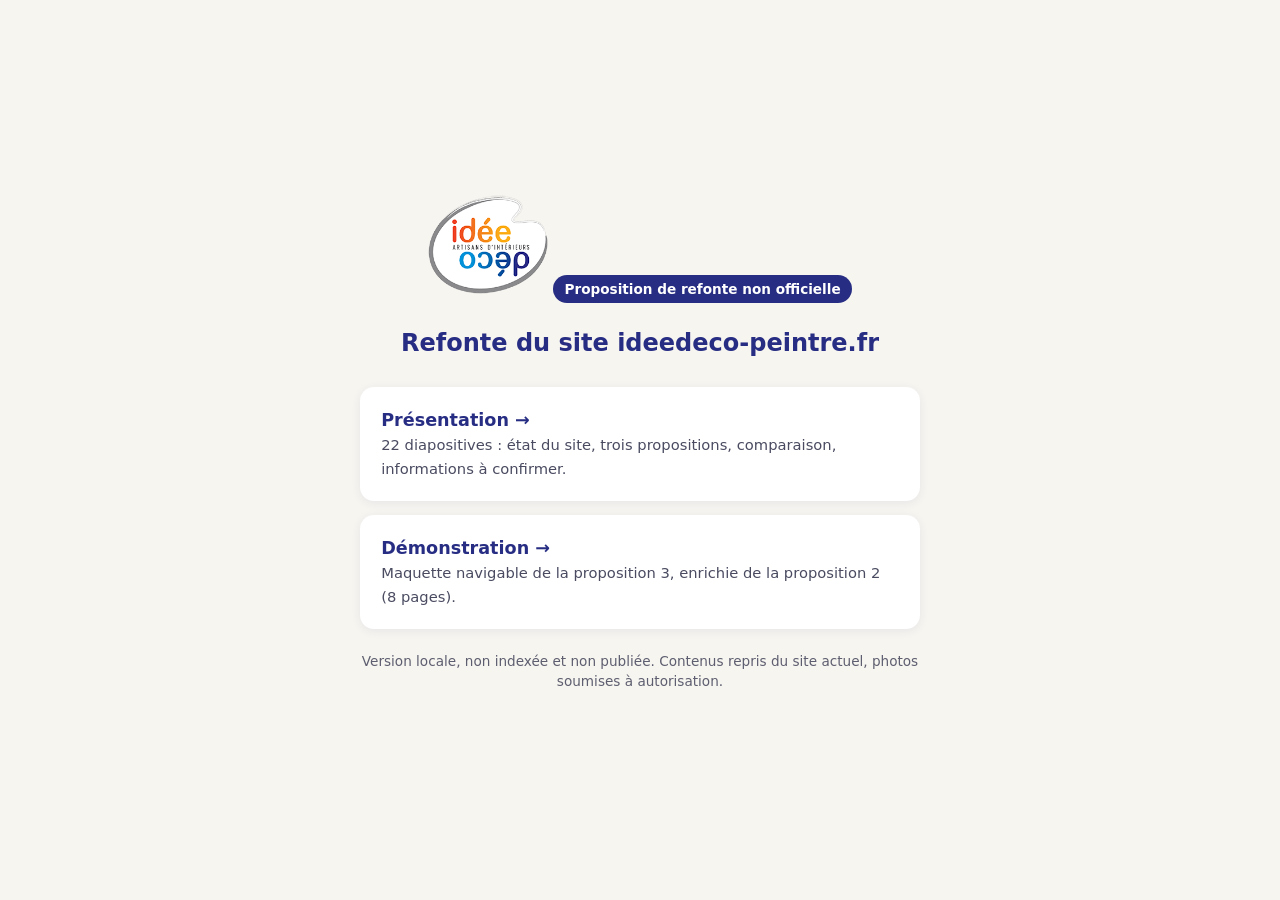
<file: index.html>
<!doctype html>
<html lang="fr">
<head>
<meta charset="utf-8">
<meta name="viewport" content="width=device-width, initial-scale=1">
<meta name="robots" content="noindex, nofollow, noarchive, noimageindex">
<title>Idée Déco – Proposition de refonte non officielle</title>
<link rel="icon" href="demo/img/logo-favicon.png">
<style>
:root{--navy:#272d83;--gold:#efbb20;--ink:#1d1f3a;--bg:#f7f5f0}
*{box-sizing:border-box}
body{margin:0;min-height:100vh;display:grid;place-items:center;padding:24px 16px;background:var(--bg);color:var(--ink);font:16px/1.5 system-ui,-apple-system,"Segoe UI",sans-serif}
main{width:100%;max-width:560px;text-align:center}
img{width:120px;height:auto}
.tag{display:inline-block;margin:.6rem 0 1.4rem;padding:.25rem .7rem;border-radius:99px;background:var(--navy);color:#fff;font-size:.85rem;font-weight:600}
h1{margin:0 0 1.6rem;font-size:1.5rem;color:var(--navy)}
a.card{display:block;margin:0 0 .9rem;padding:1.1rem 1.2rem;border-radius:14px;background:#fff;border:2px solid transparent;color:inherit;text-decoration:none;text-align:left;box-shadow:0 2px 10px rgba(39,45,131,.08)}
a.card:hover,a.card:focus-visible{border-color:var(--gold);outline:none}
a.card strong{display:block;font-size:1.1rem;color:var(--navy)}
a.card span{font-size:.92rem;opacity:.8}
p.note{margin-top:1.4rem;font-size:.85rem;opacity:.7}
</style>
</head>
<body>
<main>
  <img src="demo/img/logo-menu.png" alt="Idée Déco" width="212" height="175">
  <div class="tag">Proposition de refonte non officielle</div>
  <h1>Refonte du site <span style="white-space:nowrap">ideedeco-peintre.fr</span></h1>
  <a class="card" href="presentation/index.html"><strong>Présentation →</strong><span>22 diapositives : état du site, trois propositions, comparaison, informations à confirmer.</span></a>
  <a class="card" href="demo/index.html"><strong>Démonstration →</strong><span>Maquette navigable de la proposition 3, enrichie de la proposition 2 (8 pages).</span></a>
  <p class="note">Version locale, non indexée et non publiée. Contenus repris du site actuel, photos soumises à autorisation.</p>
</main>
</body>
</html>
</file>
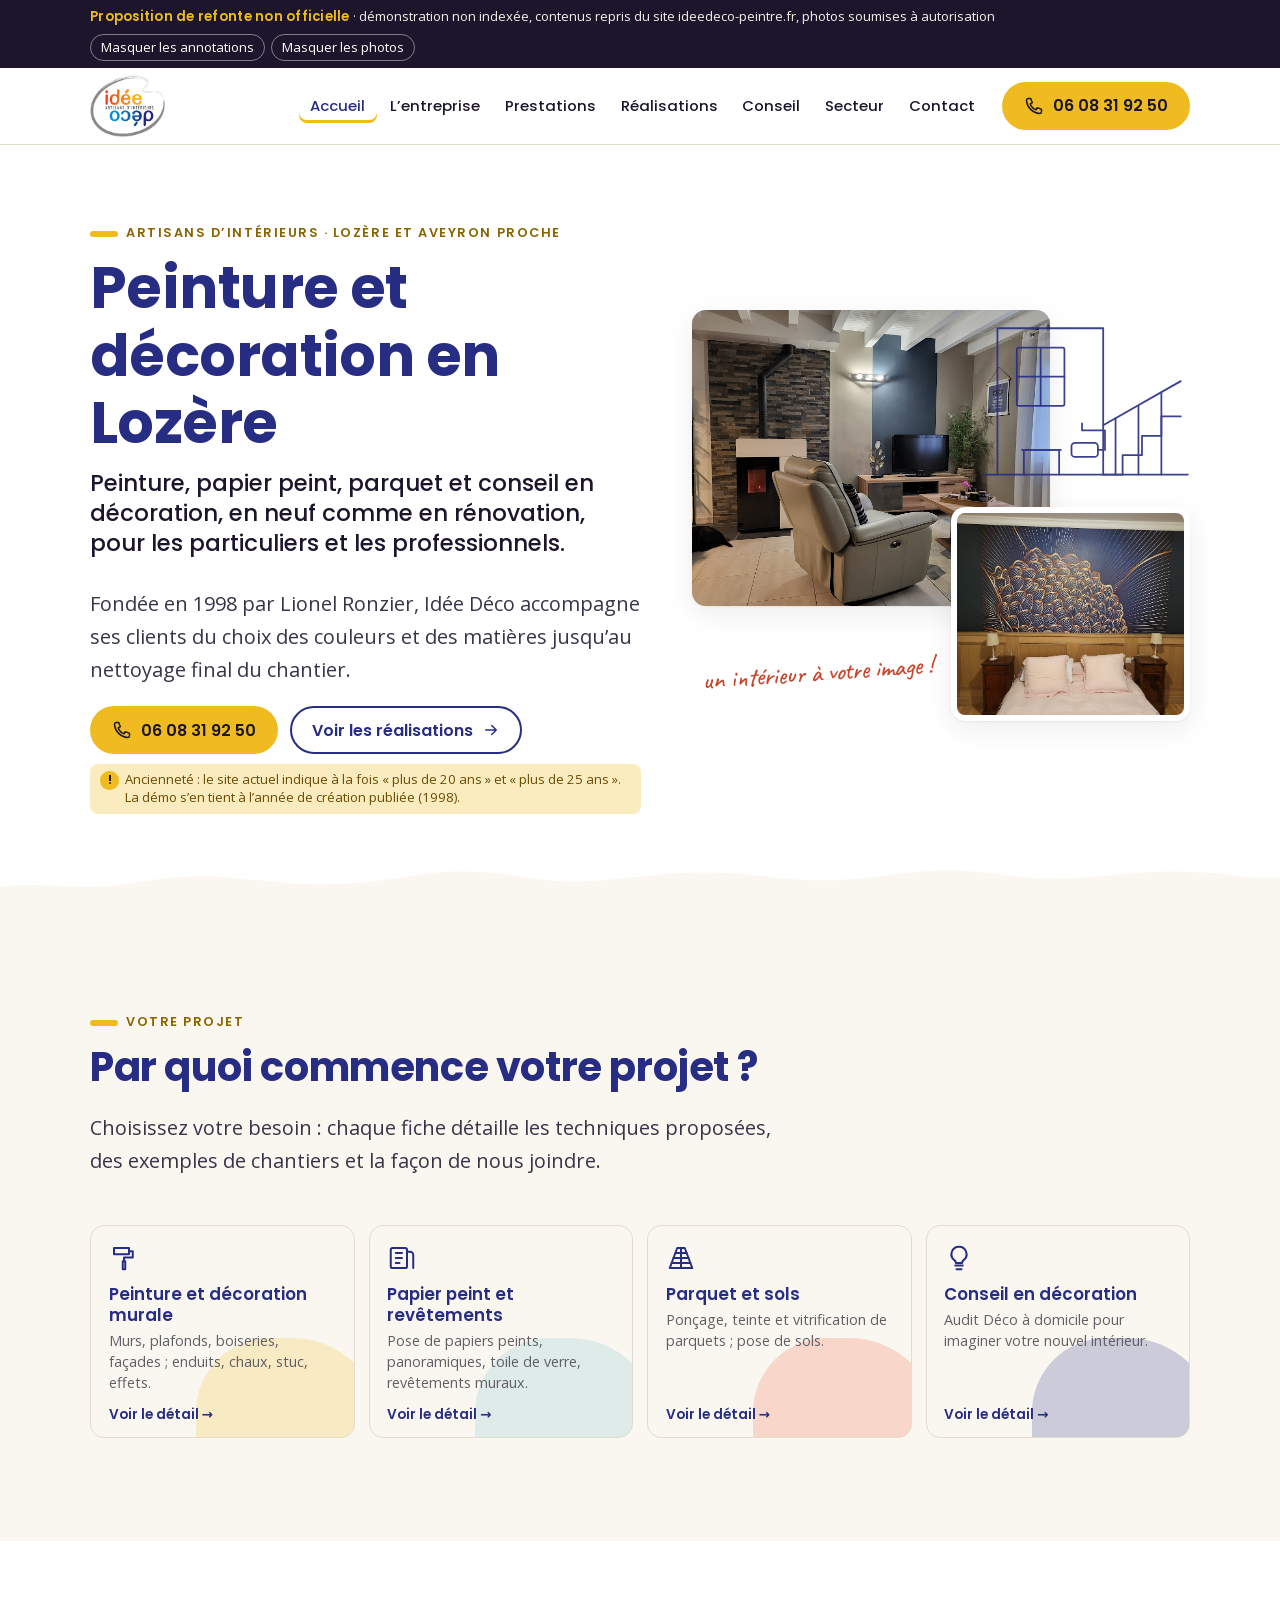
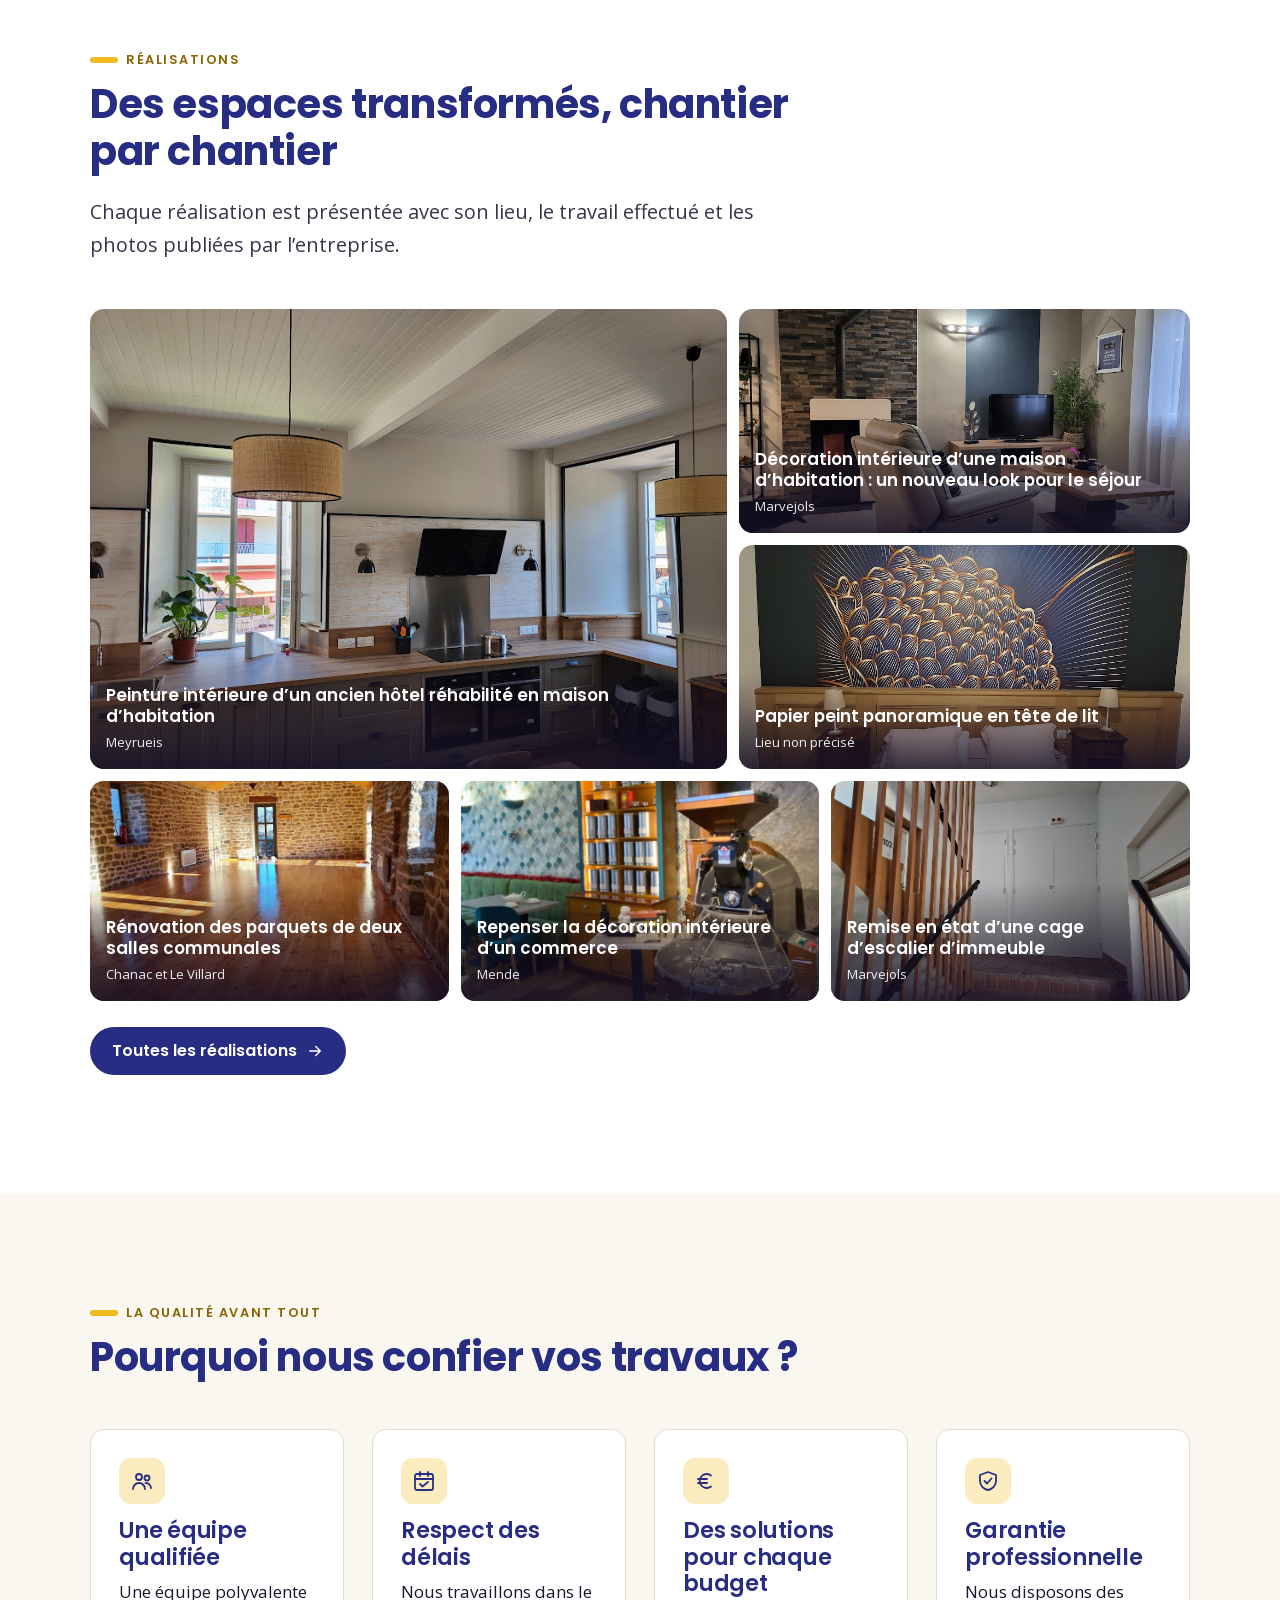
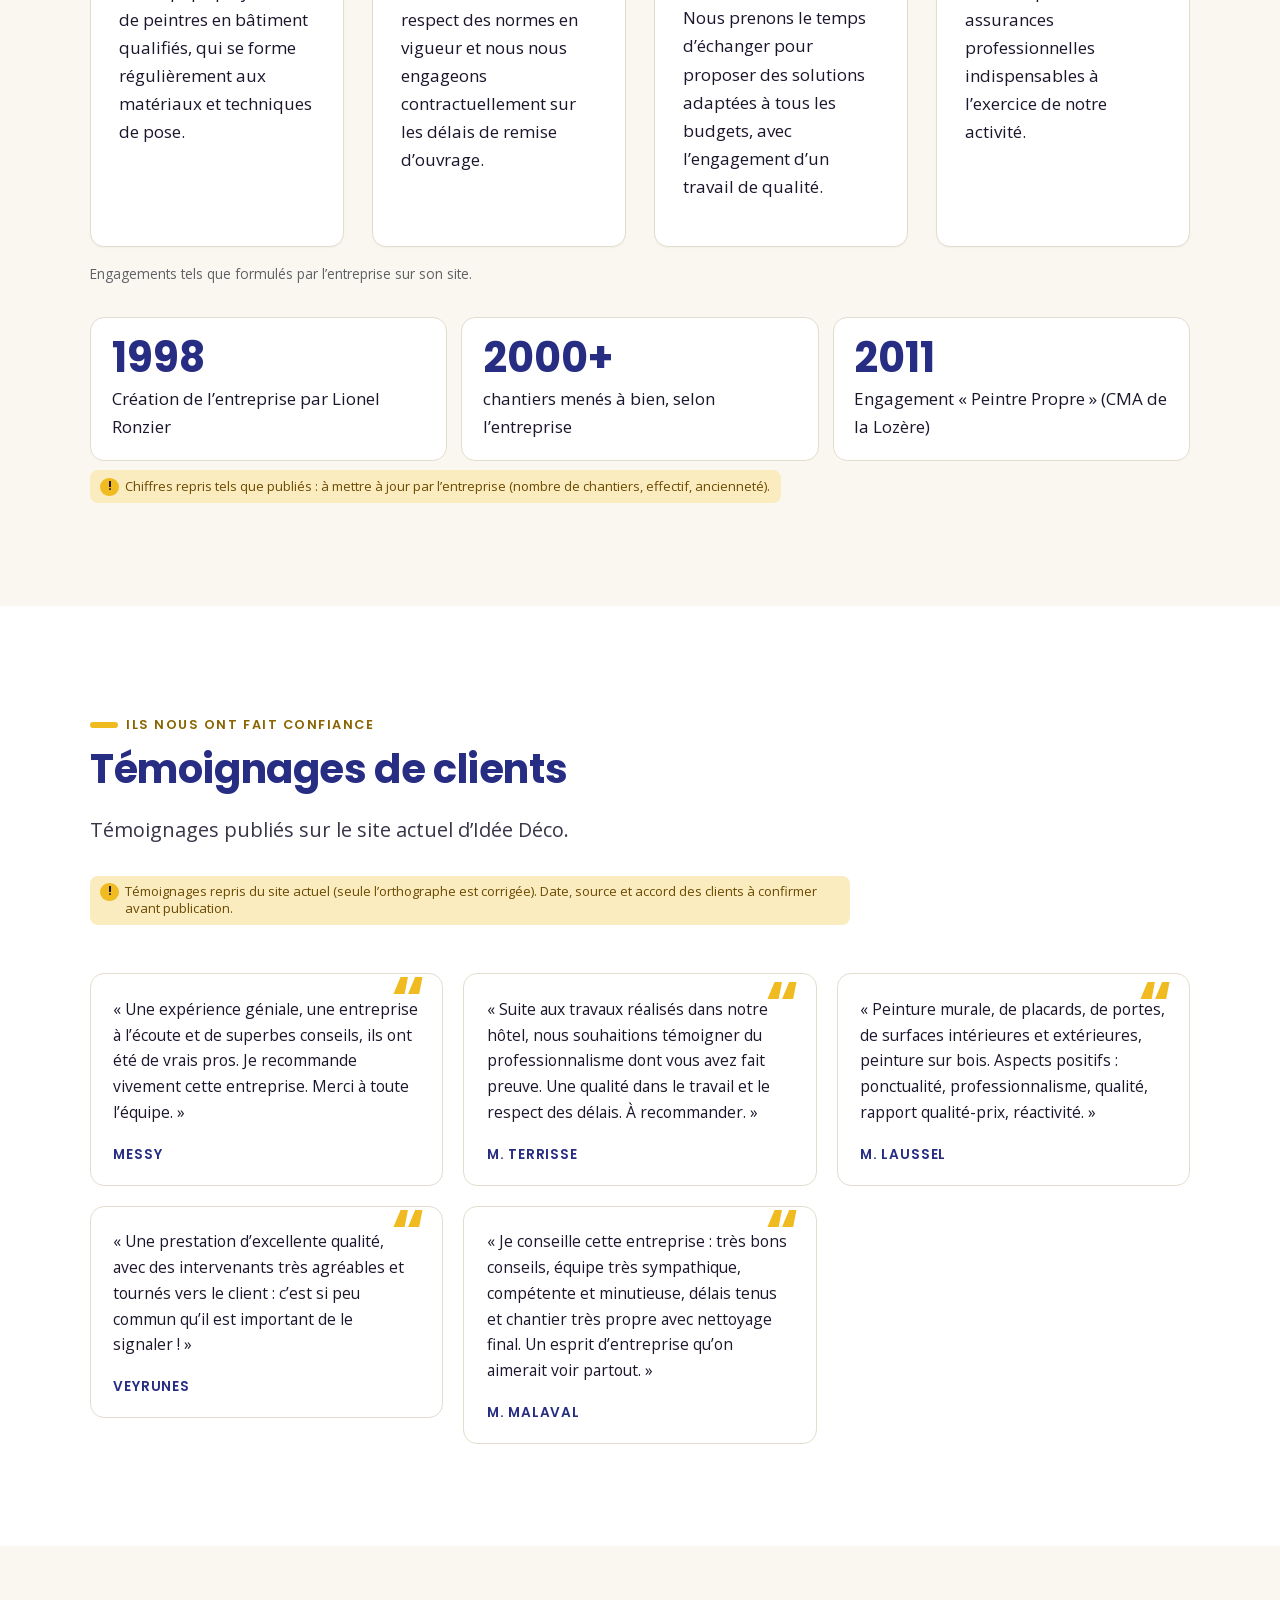
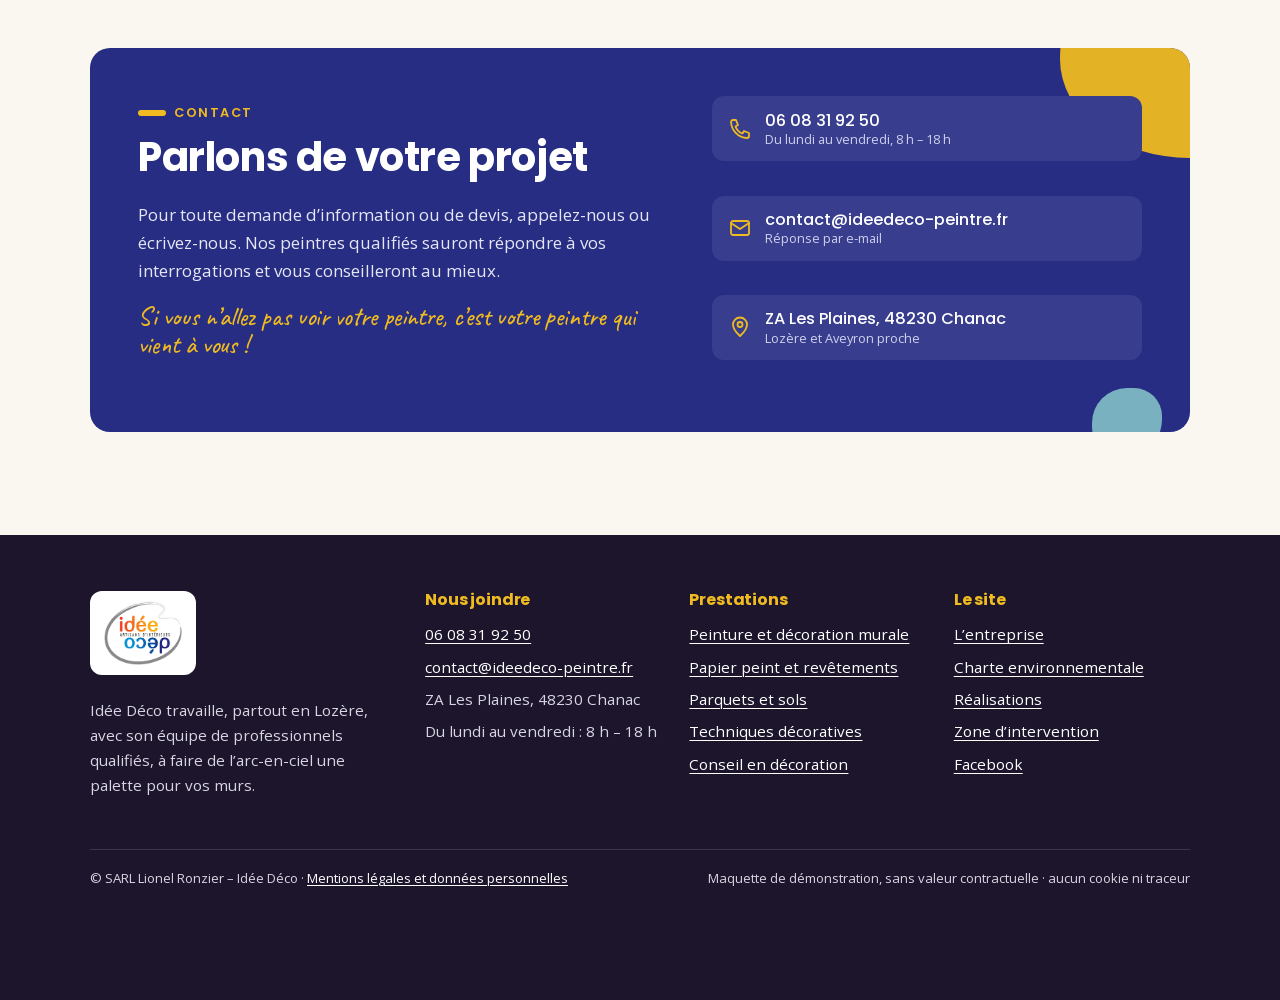
<file: demo/index.html>
<!doctype html>
<html lang="fr">
<head>
<meta charset="utf-8">
<meta name="viewport" content="width=device-width, initial-scale=1">
<meta name="robots" content="noindex, nofollow, noarchive, noimageindex">
<title>Peinture, papier peint, parquet et décoration en Lozère – Idée Déco (démo non officielle)</title>
<meta name="description" content="Idée Déco, artisans d’intérieurs en Lozère depuis 1998 : peinture, papier peint, vitrification de parquet et conseil en décoration.">
<meta name="theme-color" content="#272d83">
<link rel="icon" href="img/logo-favicon.png">
<link rel="preload" href="assets/fonts/poppins-700.woff2" as="font" type="font/woff2" crossorigin>
<link rel="stylesheet" href="assets/site.css">
</head>
<body>
<a class="skip" href="#main">Aller au contenu</a>
<div class="demo-bar" role="note"><div class="wrap">
  <span><strong>Proposition de refonte non officielle</strong> · démonstration non indexée, contenus repris du site ideedeco-peintre.fr, photos soumises à autorisation</span>
  <span class="btns" style="gap:.4rem"><button type="button" data-toggle-anno aria-pressed="false">Masquer les annotations</button><button type="button" data-toggle-photos aria-pressed="false">Masquer les photos</button></span>
</div></div>
<header class="site-head">
  <div class="wrap">
    <a class="brand" href="index.html"><img src="img/logo-menu.png" alt="Idée Déco – Artisans d’intérieurs, accueil" width="212" height="175"></a>
    <button class="burger" type="button" aria-expanded="false" aria-controls="nav" aria-label="Ouvrir le menu">
      <svg width="26" height="26" viewBox="0 0 24 24" fill="none" stroke="currentColor" stroke-width="2.2" stroke-linecap="round" aria-hidden="true"><path d="M4 7h16M4 12h16M4 17h10"/></svg></button>
    <nav class="nav" id="nav" aria-label="Navigation principale"><ul><li><a href="index.html" aria-current="page">Accueil</a></li><li><a href="entreprise.html">L’entreprise</a></li><li><a href="prestations.html">Prestations</a></li><li><a href="realisations.html">Réalisations</a></li><li><a href="conseil.html">Conseil</a></li><li><a href="zone.html">Secteur</a></li><li><a href="contact.html">Contact</a></li></ul></nav>
    <div class="head-cta"><a class="btn btn-gold" href="tel:+33608319250"><svg width="20" height="20" viewBox="0 0 24 24" fill="none" stroke="currentColor" stroke-width="1.8" stroke-linecap="round" stroke-linejoin="round" aria-hidden="true" focusable="false"><path d="M5 3h3l2 5-2.5 1.5a11 11 0 0 0 7 7L16 14l5 2v3a2 2 0 0 1-2 2A17 17 0 0 1 3 5a2 2 0 0 1 2-2z"/></svg>06 08 31 92 50</a></div>
  </div>
</header>
<main id="main">

<section class="hero brush-bottom">
  <div class="wrap">
    <div class="reveal">
      <p class="eyebrow">Artisans d’intérieurs · Lozère et Aveyron proche</p>
      <h1>Peinture et <span class="aplat">décoration</span> en Lozère<span class="sub">Peinture, papier peint, parquet et conseil en décoration, en neuf comme en rénovation, pour les particuliers et les professionnels.</span></h1>
      <p class="lead">Fondée en 1998 par Lionel Ronzier, Idée Déco accompagne ses clients du choix des couleurs et des matières jusqu’au nettoyage final du chantier.</p>
      <div class="btns"><a class="btn btn-gold" href="tel:+33608319250"><svg width="20" height="20" viewBox="0 0 24 24" fill="none" stroke="currentColor" stroke-width="1.8" stroke-linecap="round" stroke-linejoin="round" aria-hidden="true" focusable="false"><path d="M5 3h3l2 5-2.5 1.5a11 11 0 0 0 7 7L16 14l5 2v3a2 2 0 0 1-2 2A17 17 0 0 1 3 5a2 2 0 0 1 2-2z"/></svg>06 08 31 92 50</a><a class="btn btn-line" href="realisations.html">Voir les réalisations <svg width="18" height="18" viewBox="0 0 24 24" fill="none" stroke="currentColor" stroke-width="2" stroke-linecap="round" stroke-linejoin="round" aria-hidden="true" focusable="false"><path d="M5 12h14M13 6l6 6-6 6"/></svg></a></div>
      <p class="anno flag">Ancienneté : le site actuel indique à la fois « plus de 20 ans » et « plus de 25 ans ». La démo s’en tient à l’année de création publiée (1998).</p>
    </div>
    <div class="hero-art reveal">
      <div class="ph a"><img src="img/20221220_101725.jpg" alt="Séjour d’une maison de Marvejols redécoré par Idée Déco" width="757" height="568" decoding="async"></div>
      <div class="ph b"><img src="img/20221208_111653.jpg" alt="Chambre avec papier peint panoramique en tête de lit" width="825" height="619" decoding="async"></div>
      <svg class="lines draw" viewBox="0 0 260 220" fill="none" stroke="currentColor" stroke-width="2" stroke-linecap="round" stroke-linejoin="round" aria-hidden="true">
<path d="M14 206h232"/><path d="M30 206V40h120v166"/><rect x="52" y="62" width="54" height="66" rx="2"/><path d="M79 62v66M52 95h54"/>
<path d="M150 206h22v-22h22v-22h22v-22h22"/><path d="M150 150l88-50"/><path d="M164 142v64M190 128v78M216 113v93"/>
<path d="M60 206v-28h40v28"/><path d="M58 178h44"/><path d="M118 170h22a4 4 0 0 1 4 4v8a4 4 0 0 1-4 4h-22a4 4 0 0 1-4-4v-8a4 4 0 0 1 4-4z"/><path d="M144 178h8v-22h-26v-8"/>
</svg>
      <p class="hand" aria-hidden="true">un intérieur à votre image !</p>
    </div>
  </div>
</section>

<section class="section" aria-labelledby="besoin">
  <div class="wrap">
    <div class="section-head reveal">
      <p class="eyebrow">Votre projet</p>
      <h2 id="besoin">Par quoi commence votre projet ?</h2>
      <p class="lead">Choisissez votre besoin : chaque fiche détaille les techniques proposées, des exemples de chantiers et la façon de nous joindre.</p>
    </div>
    <div class="needs"><a class="need" href="prestations.html#peinture" style="--c:#efbb20"><svg width="30" height="30" viewBox="0 0 24 24" fill="none" stroke="currentColor" stroke-width="1.6" stroke-linecap="round" stroke-linejoin="round" aria-hidden="true" focusable="false"><path d="M4 4h12v5H4z"/><path d="M16 6.5h3v5h-7v3"/><path d="M11 14.5h2v6.5h-2z"/></svg><strong>Peinture et décoration murale</strong><span>Murs, plafonds, boiseries, façades ; enduits, chaux, stuc, effets.</span><em>Voir le détail →</em></a><a class="need" href="prestations.html#papier-peint" style="--c:#82c0c7"><svg width="30" height="30" viewBox="0 0 24 24" fill="none" stroke="currentColor" stroke-width="1.6" stroke-linecap="round" stroke-linejoin="round" aria-hidden="true" focusable="false"><rect x="3" y="4" width="13" height="16" rx="1.5"/><path d="M16 7h2.5A2.5 2.5 0 0 1 21 9.5V20M7 8h5M7 12h5M7 16h3"/></svg><strong>Papier peint et revêtements</strong><span>Pose de papiers peints, panoramiques, toile de verre, revêtements muraux.</span><em>Voir le détail →</em></a><a class="need" href="prestations.html#sols" style="--c:#f26440"><svg width="30" height="30" viewBox="0 0 24 24" fill="none" stroke="currentColor" stroke-width="1.6" stroke-linecap="round" stroke-linejoin="round" aria-hidden="true" focusable="false"><path d="M3 20L9 4h6l6 16z"/><path d="M12 4v16M6 12h12M7.5 8h9M4.5 16h15"/></svg><strong>Parquet et sols</strong><span>Ponçage, teinte et vitrification de parquets ; pose de sols.</span><em>Voir le détail →</em></a><a class="need" href="conseil.html" style="--c:#272d83"><svg width="30" height="30" viewBox="0 0 24 24" fill="none" stroke="currentColor" stroke-width="1.6" stroke-linecap="round" stroke-linejoin="round" aria-hidden="true" focusable="false"><path d="M9 18h6M10 21h4"/><path d="M12 3a6 6 0 0 0-3.5 10.9c.6.5 1 1.2 1 2.1h5c0-.9.4-1.6 1-2.1A6 6 0 0 0 12 3z"/></svg><strong>Conseil en décoration</strong><span>Audit Déco à domicile pour imaginer votre nouvel intérieur.</span><em>Voir le détail →</em></a></div>
  </div>
</section>

<section class="section alt" aria-labelledby="real">
  <div class="wrap">
    <div class="section-head reveal">
      <p class="eyebrow">Réalisations</p>
      <h2 id="real">Des espaces transformés, chantier par chantier</h2>
      <p class="lead">Chaque réalisation est présentée avec son lieu, le travail effectué et les photos publiées par l’entreprise.</p>
    </div>
    <div class="reel"><a class="r1 reveal" href="realisations.html#meyrueis"><img src="img/20220722_124235.jpg" alt="Pièce de l’ancien hôtel de Meyrueis après peinture" width="758" height="568" loading="lazy" decoding="async"><span class="cap"><b>Peinture intérieure d’un ancien hôtel réhabilité en maison d’habitation</b><small>Meyrueis</small></span></a><a class="r2 reveal" href="realisations.html#sejour-marvejols"><img src="img/20221220_101725.jpg" alt="Séjour redécoré" width="757" height="568" loading="lazy" decoding="async"><span class="cap"><b>Décoration intérieure d’une maison d’habitation : un nouveau look pour le séjour</b><small>Marvejols</small></span></a><a class="r3 reveal" href="realisations.html#panoramique"><img src="img/20221208_111653.jpg" alt="Chambre avec papier peint panoramique en tête de lit" width="825" height="619" loading="lazy" decoding="async"><span class="cap"><b>Papier peint panoramique en tête de lit</b><small>Lieu non précisé</small></span></a><a class="r4 reveal" href="realisations.html#chanac"><img src="img/vitrification-parquet-villard.jpg" alt="Salle communale du Villard, parquet rénové" width="800" height="568" loading="lazy" decoding="async"><span class="cap"><b>Rénovation des parquets de deux salles communales</b><small>Chanac et Le Villard</small></span></a><a class="r5 reveal" href="realisations.html#commerce-mende"><img src="img/commerce6.jpg" alt="Torréfacteur mis en valeur par un enduit minéral" width="800" height="800" loading="lazy" decoding="async"><span class="cap"><b>Repenser la décoration intérieure d’un commerce</b><small>Mende</small></span></a><a class="r6 reveal" href="realisations.html#marvejols-immeuble"><img src="img/20241106_102941.jpg" alt="Cage d’escalier de la résidence après remise en état" width="809" height="607" loading="lazy" decoding="async"><span class="cap"><b>Remise en état d’une cage d’escalier d’immeuble</b><small>Marvejols</small></span></a></div>
    <p style="margin-top:1.6rem"><a class="btn btn-navy" href="realisations.html">Toutes les réalisations <svg width="18" height="18" viewBox="0 0 24 24" fill="none" stroke="currentColor" stroke-width="2" stroke-linecap="round" stroke-linejoin="round" aria-hidden="true" focusable="false"><path d="M5 12h14M13 6l6 6-6 6"/></svg></a></p>
  </div>
</section>

<section class="section" aria-labelledby="pourquoi">
  <div class="wrap">
    <div class="section-head reveal">
      <p class="eyebrow">La qualité avant tout</p>
      <h2 id="pourquoi">Pourquoi nous confier vos travaux ?</h2>
    </div>
    <div class="grid g4">
      <div class="card reveal"><div class="ico"><svg width="24" height="24" viewBox="0 0 24 24" fill="none" stroke="currentColor" stroke-width="1.8" stroke-linecap="round" stroke-linejoin="round" aria-hidden="true" focusable="false"><circle cx="9" cy="8" r="3"/><path d="M3 20a6 6 0 0 1 12 0"/><circle cx="17" cy="9" r="2.5"/><path d="M15.5 14.2A5 5 0 0 1 21 19"/></svg></div><h3 style="margin-top:.8rem">Une équipe qualifiée</h3><p>Une équipe polyvalente de peintres en bâtiment qualifiés, qui se forme régulièrement aux matériaux et techniques de pose.</p></div>
      <div class="card reveal"><div class="ico"><svg width="24" height="24" viewBox="0 0 24 24" fill="none" stroke="currentColor" stroke-width="1.8" stroke-linecap="round" stroke-linejoin="round" aria-hidden="true" focusable="false"><rect x="3" y="5" width="18" height="16" rx="2"/><path d="M3 10h18M8 3v4M16 3v4M8 15l2.5 2.5L16 13"/></svg></div><h3 style="margin-top:.8rem">Respect des délais</h3><p>Nous travaillons dans le respect des normes en vigueur et nous nous engageons contractuellement sur les délais de remise d’ouvrage.</p></div>
      <div class="card reveal"><div class="ico"><svg width="24" height="24" viewBox="0 0 24 24" fill="none" stroke="currentColor" stroke-width="1.8" stroke-linecap="round" stroke-linejoin="round" aria-hidden="true" focusable="false"><path d="M17 6.5A7 7 0 1 0 17 17.5"/><path d="M4 10h9M4 14h9"/></svg></div><h3 style="margin-top:.8rem">Des solutions pour chaque budget</h3><p>Nous prenons le temps d’échanger pour proposer des solutions adaptées à tous les budgets, avec l’engagement d’un travail de qualité.</p></div>
      <div class="card reveal"><div class="ico"><svg width="24" height="24" viewBox="0 0 24 24" fill="none" stroke="currentColor" stroke-width="1.8" stroke-linecap="round" stroke-linejoin="round" aria-hidden="true" focusable="false"><path d="M12 3l8 3v6c0 4.5-3.4 8.2-8 9-4.6-.8-8-4.5-8-9V6z"/><path d="M8.5 12l2.5 2.5 4.5-5"/></svg></div><h3 style="margin-top:.8rem">Garantie professionnelle</h3><p>Nous disposons des assurances professionnelles indispensables à l’exercice de notre activité.</p></div>
    </div>
    <p class="note" style="margin-top:1rem">Engagements tels que formulés par l’entreprise sur son site.</p>
    <div class="facts" style="margin-top:2rem">
      <div class="fact reveal"><b>1998</b>Création de l’entreprise par Lionel Ronzier</div>
      <div class="fact reveal"><b>2000+</b>chantiers menés à bien, selon l’entreprise</div>
      <div class="fact reveal"><b>2011</b>Engagement « Peintre Propre » (CMA de la Lozère)</div>
    </div>
    <p class="anno flag">Chiffres repris tels que publiés : à mettre à jour par l’entreprise (nombre de chantiers, effectif, ancienneté).</p>
  </div>
</section>

<section class="section alt" aria-labelledby="avis">
  <div class="wrap">
    <div class="section-head reveal">
      <p class="eyebrow">Ils nous ont fait confiance</p>
      <h2 id="avis">Témoignages de clients</h2>
      <p class="lead">Témoignages publiés sur le site actuel d’Idée Déco.</p>
      <p class="anno flag">Témoignages repris du site actuel (seule l’orthographe est corrigée). Date, source et accord des clients à confirmer avant publication.</p>
    </div>
    <div class="quotes"><figure class="quote"><blockquote><p>« Une expérience géniale, une entreprise à l’écoute et de superbes conseils, ils ont été de vrais pros. Je recommande vivement cette entreprise. Merci à toute l’équipe. »</p></blockquote><figcaption><cite>MESSY</cite></figcaption></figure><figure class="quote"><blockquote><p>« Une prestation d’excellente qualité, avec des intervenants très agréables et tournés vers le client : c’est si peu commun qu’il est important de le signaler ! »</p></blockquote><figcaption><cite>VEYRUNES</cite></figcaption></figure><figure class="quote"><blockquote><p>« Suite aux travaux réalisés dans notre hôtel, nous souhaitions témoigner du professionnalisme dont vous avez fait preuve. Une qualité dans le travail et le respect des délais. À recommander. »</p></blockquote><figcaption><cite>M. TERRISSE</cite></figcaption></figure><figure class="quote"><blockquote><p>« Je conseille cette entreprise : très bons conseils, équipe très sympathique, compétente et minutieuse, délais tenus et chantier très propre avec nettoyage final. Un esprit d’entreprise qu’on aimerait voir partout. »</p></blockquote><figcaption><cite>M. MALAVAL</cite></figcaption></figure><figure class="quote"><blockquote><p>« Peinture murale, de placards, de portes, de surfaces intérieures et extérieures, peinture sur bois. Aspects positifs : ponctualité, professionnalisme, qualité, rapport qualité-prix, réactivité. »</p></blockquote><figcaption><cite>M. LAUSSEL</cite></figcaption></figure></div>
  </div>
</section>
<section class="section" aria-labelledby="cb-title"><div class="wrap">
  <div class="contact-band reveal">
    <div>
      <p class="eyebrow">Contact</p>
      <h2 id="cb-title">Parlons de votre projet</h2>
      <p>Pour toute demande d’information ou de devis, appelez-nous ou écrivez-nous. Nos peintres qualifiés sauront répondre à vos interrogations et vous conseilleront au mieux.</p>
      <p class="hand" style="color:var(--gold)">Si vous n’allez pas voir votre peintre, c’est votre peintre qui vient à vous !</p>
    </div>
    <ul class="coord">
      <li><a href="tel:+33608319250"><svg width="24" height="24" viewBox="0 0 24 24" fill="none" stroke="currentColor" stroke-width="1.8" stroke-linecap="round" stroke-linejoin="round" aria-hidden="true" focusable="false"><path d="M5 3h3l2 5-2.5 1.5a11 11 0 0 0 7 7L16 14l5 2v3a2 2 0 0 1-2 2A17 17 0 0 1 3 5a2 2 0 0 1 2-2z"/></svg><span>06 08 31 92 50<small>Du lundi au vendredi, 8 h – 18 h</small></span></a></li>
      <li><a href="mailto:contact@ideedeco-peintre.fr"><svg width="24" height="24" viewBox="0 0 24 24" fill="none" stroke="currentColor" stroke-width="1.8" stroke-linecap="round" stroke-linejoin="round" aria-hidden="true" focusable="false"><rect x="3" y="5" width="18" height="14" rx="2"/><path d="M3 7l9 6 9-6"/></svg><span>contact@ideedeco-peintre.fr<small>Réponse par e-mail</small></span></a></li>
      <li><div><svg width="24" height="24" viewBox="0 0 24 24" fill="none" stroke="currentColor" stroke-width="1.8" stroke-linecap="round" stroke-linejoin="round" aria-hidden="true" focusable="false"><path d="M12 21s-7-6.2-7-11.5A7 7 0 0 1 19 9.5C19 14.8 12 21 12 21z"/><circle cx="12" cy="9.5" r="2.5"/></svg><span>ZA Les Plaines, 48230 Chanac<small>Lozère et Aveyron proche</small></span></div></li>
    </ul>
  </div>
</div></section>

</main>
<footer class="site-foot">
  <div class="wrap">
    <div class="foot-grid">
      <div>
        <a class="foot-logo" href="index.html"><img src="img/logo-menu.png" alt="Idée Déco" width="212" height="175" loading="lazy"></a>
        <p>Idée Déco travaille, partout en Lozère, avec son équipe de professionnels qualifiés, à faire de l’arc-en-ciel une palette pour vos murs.</p>
      </div>
      <div>
        <h2>Nous joindre</h2>
        <ul>
          <li><a href="tel:+33608319250">06 08 31 92 50</a></li>
          <li><a href="mailto:contact@ideedeco-peintre.fr">contact@ideedeco-peintre.fr</a></li>
          <li>ZA Les Plaines, 48230 Chanac</li>
          <li>Du lundi au vendredi : 8 h – 18 h</li>
        </ul>
      </div>
      <div>
        <h2>Prestations</h2>
        <ul>
          <li><a href="prestations.html#peinture">Peinture et décoration murale</a></li>
          <li><a href="prestations.html#papier-peint">Papier peint et revêtements</a></li>
          <li><a href="prestations.html#sols">Parquets et sols</a></li>
          <li><a href="prestations.html#techniques">Techniques décoratives</a></li>
          <li><a href="conseil.html">Conseil en décoration</a></li>
        </ul>
      </div>
      <div>
        <h2>Le site</h2>
        <ul>
          <li><a href="entreprise.html">L’entreprise</a></li>
          <li><a href="entreprise.html#environnement">Charte environnementale</a></li>
          <li><a href="realisations.html">Réalisations</a></li>
          <li><a href="zone.html">Zone d’intervention</a></li>
          <li><a href="https://www.facebook.com/IDEE-DECO-1441258242870933/" rel="noopener noreferrer" target="_blank">Facebook<span class="sr-only"> (nouvelle fenêtre)</span></a></li>
        </ul>
      </div>
    </div>
    <div class="foot-legal">
      <span>© SARL Lionel Ronzier – Idée Déco · <a href="mentions.html">Mentions légales et données personnelles</a></span>
      <span>Maquette de démonstration, sans valeur contractuelle · aucun cookie ni traceur</span>
    </div>
  </div>
</footer>
<div class="mbar">
  <a class="btn btn-gold" href="tel:+33608319250"><svg width="20" height="20" viewBox="0 0 24 24" fill="none" stroke="currentColor" stroke-width="1.8" stroke-linecap="round" stroke-linejoin="round" aria-hidden="true" focusable="false"><path d="M5 3h3l2 5-2.5 1.5a11 11 0 0 0 7 7L16 14l5 2v3a2 2 0 0 1-2 2A17 17 0 0 1 3 5a2 2 0 0 1 2-2z"/></svg>Appeler</a>
  <a class="btn btn-navy" href="mailto:contact@ideedeco-peintre.fr"><svg width="20" height="20" viewBox="0 0 24 24" fill="none" stroke="currentColor" stroke-width="1.8" stroke-linecap="round" stroke-linejoin="round" aria-hidden="true" focusable="false"><rect x="3" y="5" width="18" height="14" rx="2"/><path d="M3 7l9 6 9-6"/></svg>Écrire</a>
</div>
<script src="assets/site.js"></script>
</body>
</html>
</file>
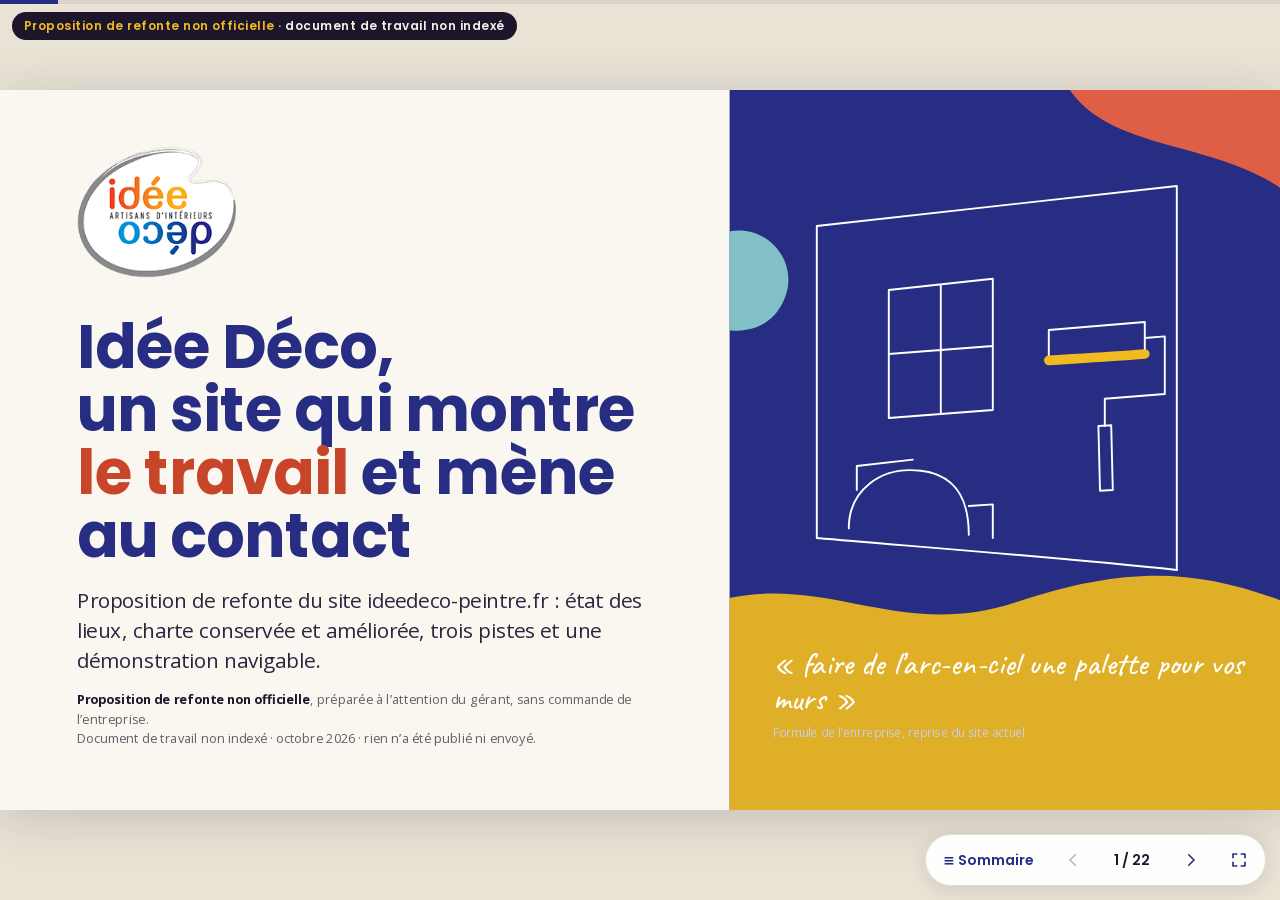
<file: presentation/index.html>
<!doctype html>
<html lang="fr">
<head>
<meta charset="utf-8">
<meta name="viewport" content="width=device-width,initial-scale=1">
<meta name="robots" content="noindex,nofollow,noarchive">
<title>Idée Déco · Proposition de refonte</title>
<link rel="icon" href="../demo/img/logo-favicon.png">
<script>document.documentElement.classList.add('js')</script>
<style>
@font-face{font-family:Poppins;font-weight:500;font-display:swap;src:url(../demo/assets/fonts/poppins-500.woff2) format("woff2")}
@font-face{font-family:Poppins;font-weight:600;font-display:swap;src:url(../demo/assets/fonts/poppins-600.woff2) format("woff2")}
@font-face{font-family:Poppins;font-weight:700;font-display:swap;src:url(../demo/assets/fonts/poppins-700.woff2) format("woff2")}
@font-face{font-family:"Open Sans";font-weight:300 800;font-display:swap;src:url(../demo/assets/fonts/opensans.woff2) format("woff2")}
@font-face{font-family:Caveat;font-weight:500;font-display:swap;src:url(../demo/assets/fonts/caveat-500.woff2) format("woff2")}
:root{
 --navy:#272d83;--navy-d:#1d2266;--gold:#efbb20;--gold-d:#8a6400;--gold-l:#fbecc0;--grey:#87888c;--grey-d:#5f6066;
 --ink:#1c152c;--orange:#f26440;--orange-d:#c8452a;--teal:#82c0c7;--teal-l:#dcf0f2;--paper:#faf7f0;--paper-2:#f2ede2;--line:#e3ddcf;
 --h:"Poppins",system-ui,sans-serif;--b:"Open Sans",system-ui,sans-serif;--hand:"Caveat","Segoe Print",cursive;
 --acc:var(--gold);
}
*,*::before,*::after{box-sizing:border-box}
html,body{margin:0;height:100%}
body{background:#e9e3d6;color:var(--ink);font:400 20px/1.5 var(--b);overflow:hidden}
img{display:block;max-width:100%}
a{color:var(--navy)}
:focus-visible{outline:3px solid var(--orange-d);outline-offset:3px;border-radius:4px}
.sr-only{position:absolute;width:1px;height:1px;overflow:hidden;clip:rect(0 0 0 0);white-space:nowrap}
h1,h2,h3,h4{font-family:var(--h);color:var(--navy);margin:0;line-height:1.15;letter-spacing:-.01em}
p{margin:0 0 .7em}
ul{margin:0;padding-left:1.1em}
li{margin:.25em 0}

/* ---------- scène 16:9 ---------- */
.viewport{position:fixed;inset:0;overflow:hidden}
.stage{position:absolute;left:50%;top:50%;width:1600px;height:900px;margin:-450px 0 0 -800px;transform:scale(var(--k,1));transform-origin:50% 50%;background:var(--paper);box-shadow:0 10px 60px rgba(28,21,44,.18);overflow:hidden}
.sl{position:absolute;inset:0;padding:58px 84px 86px;opacity:0;visibility:hidden;display:flex;flex-direction:column;background:var(--paper)}
.sl.on{opacity:1;visibility:visible;z-index:2}
.sl.enter{animation:roll .62s cubic-bezier(.65,0,.25,1) both}
@keyframes roll{from{clip-path:inset(0 100% 0 0)}to{clip-path:inset(0 0 0 0)}}
.roller{position:absolute;top:-20px;bottom:-20px;left:0;width:26px;border-radius:13px;background:var(--acc);z-index:5;opacity:0;pointer-events:none;box-shadow:inset -6px 0 0 rgba(0,0,0,.08)}
.roller.go{animation:rollbar .62s cubic-bezier(.65,0,.25,1) both}
@keyframes rollbar{0%{opacity:1;transform:translateX(-30px)}92%{opacity:1}100%{opacity:0;transform:translateX(1600px)}}

/* ---------- chrome ---------- */
.bar-top{position:fixed;left:0;right:0;top:0;height:4px;background:rgba(28,21,44,.08);z-index:30}
.bar-top i{display:block;height:100%;width:0;background:var(--navy);transition:width .35s}
.badge{position:fixed;top:12px;left:12px;z-index:30;background:var(--ink);color:#f4f1ea;font:600 12px/1 var(--h);letter-spacing:.04em;padding:8px 12px;border-radius:999px}
.badge b{color:var(--gold);font-weight:600}
.ctrl{position:fixed;right:14px;bottom:14px;z-index:30;display:flex;gap:6px;align-items:center;background:rgba(255,255,255,.94);border:1px solid var(--line);border-radius:999px;padding:5px;box-shadow:0 4px 18px rgba(28,21,44,.12)}
.ctrl button{font:600 14px/1 var(--h);color:var(--navy);background:none;border:0;border-radius:999px;min-width:40px;height:40px;padding:0 12px;cursor:pointer}
.ctrl button:hover{background:var(--gold-l)}
.ctrl button:disabled{opacity:.35;cursor:default;background:none}
.ctrl .cnt{font:600 14px/1 var(--h);color:var(--ink);min-width:64px;text-align:center;font-variant-numeric:tabular-nums}
.ctrl svg{width:18px;height:18px;vertical-align:middle;fill:none;stroke:currentColor;stroke-width:2.2;stroke-linecap:round;stroke-linejoin:round}
dialog.toc{border:0;border-radius:18px;padding:0;width:min(760px,94vw);max-height:88vh;box-shadow:0 20px 80px rgba(28,21,44,.35);background:var(--paper);color:var(--ink)}
dialog.toc::backdrop{background:rgba(28,21,44,.45)}
.toc .in{padding:26px 28px 22px}
.toc h2{font-size:24px;margin-bottom:12px}
.toc ol{list-style:none;padding:0;margin:0;columns:2;column-gap:26px}
.toc li{break-inside:avoid;margin:0}
.toc a{display:flex;gap:10px;padding:7px 8px;border-radius:8px;text-decoration:none;color:var(--ink);font-size:15px;line-height:1.3}
.toc a:hover,.toc a[aria-current]{background:var(--gold-l)}
.toc a span{font:600 13px/1.5 var(--h);color:var(--grey-d);min-width:22px}
.toc .close{position:absolute;right:14px;top:12px;border:0;background:none;font:600 26px/1 var(--h);color:var(--navy);cursor:pointer;width:40px;height:40px;border-radius:50%}
.toc .close:hover{background:var(--gold-l)}

/* ---------- typographie des diapos ---------- */
.hd{display:flex;align-items:center;gap:14px;font:600 15px/1 var(--h);letter-spacing:.14em;text-transform:uppercase;color:var(--grey-d);margin-bottom:16px}
.hd .lt{width:34px;height:34px;border-radius:50%;background:var(--navy);color:#fff;display:grid;place-items:center;letter-spacing:0;font-size:15px}
.t{font-size:50px;font-weight:700;max-width:1200px;position:relative;margin-bottom:24px}
.t .fl{position:relative;white-space:nowrap;z-index:0}
.t .fl::after{content:"";position:absolute;left:-6px;right:-6px;bottom:4px;height:.36em;background:var(--acc);opacity:.55;z-index:-1;border-radius:3px 12px 5px 14px;transform-origin:0 50%}
.js .sl .t .fl::after{transform:scaleX(0)}
.sl.on .t .fl::after,.sl.seen .t .fl::after{transform:scaleX(1);transition:transform .7s .35s cubic-bezier(.3,.7,.2,1)}
.lead{font-size:23px;line-height:1.5;color:#2c2540;max-width:1100px}
.small{font-size:16px;line-height:1.45}
.muted{color:var(--grey-d)}
.note{font:500 29px/1.05 var(--hand);color:var(--orange-d)}
.note.n{color:var(--navy)}
.src{font-size:14px;line-height:1.4;color:var(--grey-d);margin-top:auto;padding-top:12px}
.flag{display:inline-block;font-size:14px;line-height:1.35;background:var(--gold-l);color:#5a4100;border-radius:6px;padding:3px 8px}
.cols{display:grid;grid-template-columns:var(--c,1fr 1fr);gap:var(--g,44px);align-items:start;min-height:0}
.card{background:#fff;border:1px solid var(--line);border-radius:16px;padding:22px 24px}
.card h3{font-size:21px;margin-bottom:8px}
.card p,.card li{font-size:17px;line-height:1.45}
.tag{display:inline-block;font:600 13px/1 var(--h);letter-spacing:.06em;text-transform:uppercase;padding:6px 10px;border-radius:999px;background:var(--navy);color:#fff}
.tag.g{background:var(--gold);color:var(--ink)}.tag.o{background:var(--orange-d)}.tag.t{background:var(--teal);color:var(--ink)}
.cap{font-size:13.5px;line-height:1.35;color:var(--grey-d);margin-top:6px}
svg.draw-svg{overflow:visible}
.draw{stroke-dasharray:1;stroke-dashoffset:0}
.js .draw{stroke-dashoffset:1}
.sl.on .draw,.sl.seen .draw{animation:draw 1.5s .25s cubic-bezier(.4,0,.2,1) forwards}
.sl.on .draw.d2,.sl.seen .draw.d2{animation-delay:.7s}.sl.on .draw.d3,.sl.seen .draw.d3{animation-delay:1.1s}.sl.on .draw.d4,.sl.seen .draw.d4{animation-delay:1.5s}.sl.on .draw.d5,.sl.seen .draw.d5{animation-delay:1.9s}
@keyframes draw{to{stroke-dashoffset:0}}

/* ---------- couverture ---------- */
.cover{padding:0;flex-direction:row}
.cover .l{flex:0 0 57%;padding:70px 40px 70px 96px;display:flex;flex-direction:column}
.cover .r{flex:1;position:relative;background:var(--navy);overflow:hidden}
.cover .logo{width:200px;margin-bottom:46px}
.cover h1{font-size:76px;line-height:1.04;margin-bottom:22px}
.cover h1 em{font-style:normal;color:var(--orange-d)}
.cover .sub{font-size:26px;line-height:1.45;color:#2c2540;max-width:760px}
.cover .meta{margin-top:auto;font-size:16px;color:var(--grey-d);line-height:1.5}
.cover .meta strong{color:var(--ink)}
.cover .r svg{position:absolute;inset:0;width:100%;height:100%}
.cover .r .tl{position:absolute;left:54px;right:40px;bottom:58px;font:500 40px/1.1 var(--hand);color:#fff}
.cover .r .tl small{display:block;font:400 15px/1.4 var(--b);color:#c9cbe8;margin-top:10px}
.cover .r .tl-end{font-size:36px;color:var(--navy);right:30px}
.cover .r .tl-end small{color:var(--navy)}

/* ---------- sommaire ---------- */
.sum{display:grid;grid-template-columns:repeat(4,1fr);gap:18px;margin-top:6px}
.sum a{display:flex;flex-direction:column;gap:6px;text-decoration:none;color:var(--ink);background:#fff;border:1px solid var(--line);border-radius:16px;padding:20px 20px 18px;min-height:150px;position:relative;overflow:hidden;transition:transform .2s,box-shadow .2s}
.sum a:hover{transform:translateY(-3px);box-shadow:0 10px 26px rgba(28,21,44,.1)}
.sum a b{font:700 40px/1 var(--h);color:var(--navy)}
.sum a strong{font:600 20px/1.25 var(--h);color:var(--navy)}
.sum a span{font-size:15.5px;line-height:1.4;color:var(--grey-d)}
.sum a::before{content:"";position:absolute;left:0;top:0;bottom:0;width:7px;background:var(--c,var(--gold))}

/* ---------- captures ---------- */
.shot{border-radius:12px;overflow:hidden;border:1px solid var(--line);background:#fff;box-shadow:0 6px 24px rgba(28,21,44,.08);position:relative}
.shot img{width:100%;height:100%;object-fit:cover;object-position:top}
.shot .lab{position:absolute;left:8px;top:8px;background:rgba(28,21,44,.82);color:#fff;font:600 12px/1 var(--h);padding:6px 9px;border-radius:6px;letter-spacing:.02em}
.obs{counter-reset:o;list-style:none;padding:0;margin:0}
.obs li{counter-increment:o;position:relative;padding-left:44px;margin:0 0 14px;font-size:18.5px;line-height:1.42}
.obs li::before{content:counter(o);position:absolute;left:0;top:-1px;width:30px;height:30px;border-radius:50%;background:var(--orange-d);color:#fff;font:600 15px/30px var(--h);text-align:center}
.pin{position:absolute;width:30px;height:30px;border-radius:50%;background:var(--orange-d);color:#fff;font:600 15px/30px var(--h);text-align:center;box-shadow:0 0 0 4px rgba(255,255,255,.9)}

/* ---------- charte ---------- */
.sw{display:grid;grid-template-columns:repeat(6,1fr);gap:12px}
.sw div{border-radius:12px;overflow:hidden;border:1px solid var(--line);background:#fff}
.sw i{display:block;height:84px}
.sw p{margin:0;padding:9px 11px 11px;font-size:14px;line-height:1.35}
.sw p b{font:600 15px/1.3 var(--h);display:block;color:var(--ink)}
.ratio{display:grid;grid-template-columns:auto 1fr;gap:6px 14px;align-items:center;font-size:16px;line-height:1.35}
.ratio .chip{font:600 16px/1 var(--h);padding:9px 12px;border-radius:8px;text-align:center;min-width:150px}
.btn{display:inline-flex;align-items:center;gap:8px;font:600 17px/1 var(--h);padding:14px 20px;border-radius:999px;text-decoration:none;border:2px solid transparent}
.btn.p{background:var(--navy);color:#fff}.btn.c{background:var(--orange-d);color:#fff}.btn.o{border-color:var(--navy);color:var(--navy);background:#fff}
.quote-l{font:500 34px/1.12 var(--hand);color:var(--navy);margin:0 0 12px}

/* ---------- maquettes ---------- */
.browser{background:#fff;border-radius:14px;overflow:hidden;box-shadow:0 14px 44px rgba(28,21,44,.16);border:1px solid #d9d2c3}
.browser .bb{height:28px;background:#ece7dc;display:flex;align-items:center;gap:6px;padding:0 12px}
.browser .bb i{width:9px;height:9px;border-radius:50%;background:#cfc7b6}
.browser .bb span{margin-left:12px;flex:1;max-width:360px;height:17px;border-radius:9px;background:#fff;font:11px/17px var(--b);color:var(--grey-d);padding:0 10px}
.scr{container-type:inline-size;position:relative;overflow:hidden;aspect-ratio:16/9;background:#fff;color:var(--ink);font-family:var(--b)}
.scr.auto{aspect-ratio:auto}
.phone{width:240px;flex:0 0 auto;border-radius:36px;border:9px solid var(--ink);background:var(--ink);box-shadow:0 14px 44px rgba(28,21,44,.22);position:relative;overflow:hidden}
.phone .scr{aspect-ratio:9/18.5;border-radius:26px}
.phone::after{content:"";position:absolute;top:6px;left:50%;width:70px;height:6px;border-radius:4px;background:#000;transform:translateX(-50%);z-index:3}
.ph{background-size:cover;background-position:center}
.mk-cap{font-size:14px;color:var(--grey-d);margin:8px 0 0}
.jus h3{font-size:20px;margin:0 0 6px}
.jus ul{font-size:17px;line-height:1.45;padding-left:1.05em}
.jus li{margin:.3em 0}
.jus .for{font-size:16px;line-height:1.45;border-left:4px solid var(--acc);padding:4px 0 4px 14px;margin:14px 0 0;color:#2c2540}

/* ---- icônes ---- */
.ic{fill:none;stroke:currentColor;stroke-width:1.8;stroke-linecap:round;stroke-linejoin:round}

/* ---- P1 évolution fidèle (unités : % de la largeur de l'écran simulé) ---- */
.m1-hd{display:flex;align-items:center;gap:2.4cqw;padding:1.2cqw 3cqw;border-bottom:1px solid #eee;font-size:1.25cqw;font-family:var(--h);font-weight:500;color:var(--ink)}
.m1-hd img{width:6.2cqw}
.m1-hd nav{display:flex;gap:2.2cqw;margin-left:auto}
.m1-hd nav b{font-weight:600;color:var(--navy);border-bottom:.25cqw solid var(--gold)}
.m1-tel{background:var(--navy);color:#fff;border-radius:99px;padding:.9cqw 1.6cqw;font-weight:600}
.m1-hero{display:grid;grid-template-columns:46% 54%;height:34cqw}
.m1-hero .tx{padding:4.6cqw 3cqw 0 4.4cqw;background:var(--paper)}
.m1-hero small{font:600 1.1cqw/1 var(--h);letter-spacing:.14em;text-transform:uppercase;color:var(--grey-d)}
.m1-hero h3{font-size:3.6cqw;line-height:1.08;margin:1.4cqw 0 .6cqw}
.m1-hero svg{width:22cqw;height:2cqw;display:block}
.m1-hero p{font-size:1.65cqw;margin:1.2cqw 0 2cqw;color:#2c2540}
.m1-b{display:inline-block;font:600 1.25cqw/1 var(--h);padding:1.1cqw 1.8cqw;border-radius:99px;margin-right:1cqw}
.m1-b.p{background:var(--navy);color:#fff}.m1-b.o{border:.18cqw solid var(--navy);color:var(--navy)}
.m1-hero .ph{position:relative}
.m1-hero .ph svg.edge{position:absolute;left:-1px;top:0;height:100%;width:5cqw}
.m1-qui{display:grid;grid-template-columns:1fr 1.2fr;gap:4cqw;padding:3.4cqw 4.4cqw;align-items:start}
.m1-qui h4{font:600 1.1cqw/1 var(--h);letter-spacing:.14em;text-transform:uppercase;color:var(--grey-d);margin-bottom:1cqw}
.m1-qui h5{font:700 2.6cqw/1.1 var(--h);color:var(--navy);margin:0}
.m1-qui p{font-size:1.4cqw;line-height:1.55;margin:0;color:#2c2540}
.m1-svc{display:grid;grid-template-columns:repeat(3,1fr);gap:1.6cqw;padding:3cqw 4cqw;background:var(--paper)}
.m1-svc>div{background:#fff;border-radius:1.2cqw;padding:2.2cqw;border:1px solid var(--line)}
.m1-svc .i{width:5cqw;height:5cqw;border-radius:50%;background:var(--gold-l);color:var(--navy);display:grid;place-items:center;margin-bottom:1.2cqw}
.m1-svc .i svg{width:3cqw;height:3cqw}
.m1-svc h6{font:600 1.8cqw/1.2 var(--h);color:var(--navy);margin:0 0 .8cqw}
.m1-svc p{font-size:1.35cqw;line-height:1.5;margin:0 0 1cqw;color:#2c2540}
.m1-svc u{font:600 1.25cqw/1 var(--h);color:var(--navy);text-decoration:none;border-bottom:.2cqw solid var(--gold)}
.m1-svc-h{padding:3cqw 4cqw 0;background:var(--paper)}
.m1-svc-h small{font:600 1.1cqw/1 var(--h);letter-spacing:.14em;text-transform:uppercase;color:var(--grey-d)}
.m1-svc-h h5{font:700 2.8cqw/1.1 var(--h);color:var(--navy);margin:.8cqw 0 0}
.m1-ct{background:var(--navy);color:#fff;padding:3.2cqw 4cqw;display:grid;grid-template-columns:1.3fr repeat(3,1fr);gap:2cqw;align-items:center;position:relative;overflow:hidden}
.m1-ct h5{font:700 2.8cqw/1.1 var(--h);margin:0;color:#fff}
.m1-ct b{display:block;font:600 1.15cqw/1.3 var(--h);color:var(--gold);letter-spacing:.1em;text-transform:uppercase;margin-bottom:.5cqw}
.m1-ct span{font-size:1.5cqw;line-height:1.4}
.m1-ct .m1-b{background:var(--gold);color:var(--ink);margin-top:1.4cqw}
/* mobile P1 */
.p1m-hd{display:flex;align-items:center;justify-content:space-between;padding:7cqw 5cqw 3cqw;border-bottom:1px solid #eee}
.p1m-hd img{width:20cqw}
.burger{width:9cqw;height:9cqw;display:grid;gap:1.6cqw;align-content:center}
.burger i{display:block;height:.9cqw;background:var(--navy);border-radius:2px}
.p1m-tx{padding:7cqw 6cqw 5cqw;background:var(--paper)}
.p1m-tx small{font:600 3.6cqw/1.2 var(--h);letter-spacing:.1em;text-transform:uppercase;color:var(--grey-d)}
.p1m-tx h5{font:700 10.5cqw/1.08 var(--h);color:var(--navy);margin:3cqw 0 2cqw}
.p1m-tx p{font-size:5.2cqw;line-height:1.4;margin:0 0 5cqw}
.p1m-tx .m1-b{font-size:4.6cqw;padding:4cqw 6cqw;margin:0 0 2.5cqw;display:block;text-align:center}

/* ---- P2 espaces transformés ---- */
.m2-hero{position:relative;height:36cqw;color:#fff}
.m2-hero::after{content:"";position:absolute;inset:0;background:linear-gradient(180deg,rgba(28,21,44,.55) 0,rgba(28,21,44,0) 30%,rgba(28,21,44,0) 45%,rgba(28,21,44,.82) 100%)}
.m2-hd{position:absolute;z-index:2;left:0;right:0;top:0;display:flex;align-items:center;gap:2cqw;padding:1.4cqw 3cqw;font:500 1.25cqw/1 var(--h)}
.m2-hd .lg{background:#fff;border-radius:1cqw;padding:.5cqw .8cqw}
.m2-hd .lg img{width:5.4cqw}
.m2-hd nav{display:flex;gap:2.2cqw;margin-left:auto}
.m2-hd nav b{font-weight:600;border-bottom:.25cqw solid var(--gold)}
.m2-hero .in{position:absolute;z-index:2;left:4cqw;right:4cqw;bottom:3.2cqw;display:flex;align-items:flex-end;justify-content:space-between;gap:3cqw}
.m2-hero h5{font:700 4.4cqw/1.04 var(--h);margin:0;color:#fff;max-width:44cqw}
.m2-hero .chip{background:#fff;color:var(--ink);border-radius:1.2cqw;padding:1.4cqw 1.8cqw;max-width:30cqw;font-size:1.3cqw;line-height:1.4;border-left:.8cqw solid var(--gold)}
.m2-hero .chip b{display:block;font:600 1.15cqw/1.2 var(--h);color:var(--grey-d);letter-spacing:.1em;text-transform:uppercase;margin-bottom:.4cqw}
.m2-hero .chip u{display:block;font:600 1.25cqw/1 var(--h);color:var(--navy);text-decoration:none;margin-top:.8cqw}
.m2-flt{display:flex;gap:1cqw;padding:2.2cqw 4cqw 1.6cqw;flex-wrap:wrap}
.m2-flt span{font:600 1.2cqw/1 var(--h);padding:.9cqw 1.5cqw;border-radius:99px;border:.15cqw solid var(--line);color:var(--ink)}
.m2-flt span:first-child{background:var(--ink);color:#fff;border-color:var(--ink)}
.m2-grid{display:grid;grid-template-columns:1.25fr 1fr 1fr 1fr;gap:1.2cqw;padding:0 4cqw}
.m2-grid>div{aspect-ratio:4/3.4;border-radius:1cqw;position:relative;overflow:hidden}
.m2-grid>div span{position:absolute;left:0;right:0;bottom:0;padding:3cqw 1.2cqw 1cqw;background:linear-gradient(transparent,rgba(28,21,44,.85));color:#fff;font-size:1.15cqw;line-height:1.3}
.m2-grid>div span b{display:block;font:600 1.3cqw/1.2 var(--h)}
.m2-sv{display:grid;grid-template-columns:repeat(2,1fr);gap:2cqw;padding:3cqw 4cqw}
.m2-sv>div{display:grid;grid-template-columns:1fr 1fr;gap:1.6cqw;align-items:center}
.m2-sv .ph{aspect-ratio:1/1;border-radius:1.2cqw}
.m2-sv h6{font:700 2.1cqw/1.15 var(--h);color:var(--navy);margin:0 0 .8cqw}
.m2-sv p{font-size:1.35cqw;line-height:1.5;margin:0 0 1cqw}
.m2-sv u{font:600 1.25cqw/1 var(--h);color:var(--navy);text-decoration:none;border-bottom:.2cqw solid var(--gold)}
.m2-av{display:grid;grid-template-columns:1fr 1fr 1.1fr;gap:1.6cqw;padding:0 4cqw 3cqw;align-items:stretch}
.m2-av .ph{border-radius:1.2cqw;position:relative;min-height:20cqw}
.m2-av .ph em{position:absolute;left:1cqw;top:1cqw;font:600 1.2cqw/1 var(--h);font-style:normal;background:#fff;color:var(--ink);padding:.7cqw 1cqw;border-radius:.6cqw}
.m2-av .tx{background:var(--paper);border-radius:1.2cqw;padding:2cqw;font-size:1.35cqw;line-height:1.5}
.m2-av .tx h6{font:700 2cqw/1.2 var(--h);color:var(--navy);margin:0 0 .8cqw}
.m2-ct{display:grid;grid-template-columns:1fr 1.1fr;min-height:24cqw}
.m2-ct .tx{background:var(--ink);color:#fff;padding:3.4cqw 4cqw}
.m2-ct h5{font:700 3cqw/1.1 var(--h);color:#fff;margin:0 0 1.4cqw}
.m2-ct p{font-size:1.45cqw;line-height:1.5;margin:0 0 1.6cqw;color:#e4e1ec}
.m2-ct .ln{font:600 1.7cqw/1.6 var(--h)}
.m2-ct .ln span{color:var(--gold)}
/* mobile P2 */
.p2m .m2-hd{padding:7cqw 4cqw 3cqw}
.p2m .m2-hd .lg img{width:17cqw}
.p2m .m2-hd .burger i{background:#fff}
.p2m-c{height:62cqw;position:relative;color:#fff;margin:0 0 2.5cqw}
.p2m-c::after{content:"";position:absolute;inset:0;background:linear-gradient(rgba(28,21,44,.0) 40%,rgba(28,21,44,.85))}
.p2m-c span{position:absolute;z-index:2;left:5cqw;right:5cqw;bottom:4cqw;font-size:4.2cqw;line-height:1.3}
.p2m-c span b{display:block;font:600 5cqw/1.2 var(--h)}
.p2m-top{height:100cqw;position:relative;color:#fff;margin-bottom:2.5cqw}
.p2m-top::after{content:"";position:absolute;inset:0;background:linear-gradient(rgba(28,21,44,.55),rgba(28,21,44,0) 30%,rgba(28,21,44,0) 50%,rgba(28,21,44,.85))}
.p2m-top h5{position:absolute;z-index:2;left:5cqw;right:5cqw;bottom:6cqw;font:700 10cqw/1.05 var(--h);color:#fff;margin:0}
.p2m-top h5 small{display:block;font:500 4cqw/1.35 var(--b);margin-top:2.5cqw;color:#eee}

/* ---- P3 du projet au contact ---- */
.m3-hd{display:flex;align-items:center;gap:2.2cqw;padding:1.2cqw 3cqw;border-bottom:1px solid #eee;font:500 1.25cqw/1 var(--h);color:var(--ink)}
.m3-hd img{width:6cqw}
.m3-hd nav{display:flex;gap:2cqw;margin-left:auto}
.m3-call{background:var(--orange-d);color:#fff;border-radius:99px;padding:1cqw 1.6cqw;font-weight:600;display:flex;gap:.6cqw;align-items:center}
.m3-call svg{width:1.5cqw;height:1.5cqw}
.m3-hero{display:grid;grid-template-columns:1.45fr 1fr;gap:3cqw;padding:3.6cqw 4cqw 2.6cqw;background:var(--paper)}
.m3-hero small{font:600 1.1cqw/1 var(--h);letter-spacing:.14em;text-transform:uppercase;color:var(--grey-d)}
.m3-hero h5{font:700 3.5cqw/1.08 var(--h);color:var(--navy);margin:1.2cqw 0 2.2cqw}
.m3-need{display:grid;grid-template-columns:1fr 1fr;gap:1.2cqw}
.m3-need>div{border-radius:1.2cqw;padding:1.6cqw 1.6cqw 1.4cqw;display:grid;grid-template-columns:auto 1fr;gap:.4cqw 1.2cqw;align-items:center;background:#fff;border:1px solid var(--line);border-top:.6cqw solid var(--c)}
.m3-need .i{grid-row:span 2;width:4.4cqw;height:4.4cqw;border-radius:50%;background:var(--cl);display:grid;place-items:center;color:var(--navy)}
.m3-need .i svg{width:2.7cqw;height:2.7cqw}
.m3-need b{font:600 1.55cqw/1.2 var(--h);color:var(--navy)}
.m3-need span{font-size:1.15cqw;line-height:1.35;color:var(--grey-d)}
.m3-side .ph{height:19cqw;border-radius:1.2cqw}
.m3-facts{display:flex;flex-wrap:wrap;gap:.8cqw;margin-top:1.2cqw}
.m3-facts span{font:600 1.1cqw/1 var(--h);background:#fff;border:1px solid var(--line);border-radius:99px;padding:.9cqw 1.2cqw;color:var(--ink)}
.m3-steps{display:flex;gap:1cqw;align-items:center;padding:1.8cqw 4cqw;font:600 1.25cqw/1 var(--h);color:var(--navy);background:#fff}
.m3-steps b{font-weight:600;color:var(--grey-d);letter-spacing:.1em;text-transform:uppercase;font-size:1.05cqw;margin-right:1cqw}
.m3-steps i{font-style:normal;color:var(--gold-d)}
.m3-pg{display:grid;grid-template-columns:1.1fr 1.2fr .95fr;gap:2.4cqw;padding:3cqw 4cqw;align-items:start}
.m3-pg .bc{font-size:1.15cqw;color:var(--grey-d);margin-bottom:1cqw}
.m3-pg h5{font:700 3cqw/1.1 var(--h);color:var(--navy);margin:0 0 1.2cqw}
.m3-pg p,.m3-pg li{font-size:1.35cqw;line-height:1.5}
.m3-pg ul{padding-left:1.4cqw;margin:0}
.m3-pg h6{font:600 1.2cqw/1 var(--h);letter-spacing:.12em;text-transform:uppercase;color:var(--grey-d);margin:0 0 1cqw}
.m3-ex{display:grid;grid-template-columns:1fr 1fr;gap:1cqw}
.m3-ex .ph{aspect-ratio:3/4;border-radius:1cqw}
.m3-ex p{font-size:1.15cqw;line-height:1.35;margin:.6cqw 0 0;color:var(--grey-d)}
.m3-card{background:var(--navy);color:#fff;border-radius:1.4cqw;padding:2.2cqw}
.m3-card h6{color:var(--gold)}
.m3-card div{font:600 1.45cqw/1.2 var(--h);background:#fff;color:var(--navy);border-radius:99px;padding:1.1cqw 1.4cqw;margin-top:1cqw;text-align:center}
.m3-card div.c{background:var(--orange-d);color:#fff}
.m3-card p{font-size:1.15cqw;line-height:1.4;color:#d7d9f2;margin:1.2cqw 0 0}
.m3-ct{display:grid;grid-template-columns:repeat(3,1fr);gap:1.6cqw;padding:3cqw 4cqw;background:var(--paper)}
.m3-ct>div{background:#fff;border-radius:1.2cqw;padding:2.2cqw;border:1px solid var(--line)}
.m3-ct>div.c{border-color:var(--orange-d);box-shadow:0 0 0 .2cqw var(--orange-d) inset}
.m3-ct b{font:600 1.15cqw/1 var(--h);letter-spacing:.12em;text-transform:uppercase;color:var(--grey-d)}
.m3-ct h6{font:700 2.1cqw/1.2 var(--h);color:var(--navy);margin:1cqw 0 .6cqw}
.m3-ct p{font-size:1.3cqw;line-height:1.45;margin:0;color:#2c2540}
.m3-ct-h{padding:3cqw 4cqw 0;background:var(--paper)}
.m3-ct-h h5{font:700 2.8cqw/1.1 var(--h);color:var(--navy);margin:0}
/* mobile P3 */
.p3m-hd{display:flex;align-items:center;justify-content:space-between;padding:7cqw 5cqw 3cqw;border-bottom:1px solid #eee}
.p3m-hd img{width:18cqw}
.p3m-tx{padding:6cqw 5cqw 4cqw;background:var(--paper)}
.p3m-tx small{font:600 3.4cqw/1.2 var(--h);letter-spacing:.1em;text-transform:uppercase;color:var(--grey-d)}
.p3m-tx h5{font:700 8.6cqw/1.1 var(--h);color:var(--navy);margin:2.6cqw 0 4cqw}
.p3m-need{display:grid;grid-template-columns:1fr 1fr;gap:3cqw}
.p3m-need>div{background:#fff;border:1px solid var(--line);border-top:2cqw solid var(--c);border-radius:4cqw;padding:4cqw 3.5cqw;min-height:30cqw}
.p3m-need .i{width:11cqw;height:11cqw;border-radius:50%;background:var(--cl);display:grid;place-items:center;color:var(--navy);margin-bottom:2.4cqw}
.p3m-need .i svg{width:7cqw;height:7cqw}
.p3m-need b{display:block;font:600 4.4cqw/1.2 var(--h);color:var(--navy)}
.p3m-bar{position:absolute;left:0;right:0;bottom:0;display:grid;grid-template-columns:1fr 1fr;gap:2.5cqw;padding:3cqw 4cqw 5cqw;background:#fff;box-shadow:0 -2px 12px rgba(28,21,44,.12)}
.p3m-bar span{font:600 4.6cqw/1 var(--h);text-align:center;padding:4cqw 0;border-radius:99px;background:var(--navy);color:#fff}
.p3m-bar span.c{background:var(--orange-d)}

/* ---------- tableaux ---------- */
table.cmp{width:100%;border-collapse:separate;border-spacing:0;font-size:16.5px;line-height:1.38;background:#fff;border:1px solid var(--line);border-radius:16px;overflow:hidden}
.cmp th,.cmp td{padding:11px 14px;text-align:left;vertical-align:top;border-bottom:1px solid var(--line)}
.cmp thead th{font:600 17px/1.25 var(--h);color:#fff;background:var(--navy)}
.cmp thead th:first-child{background:var(--ink)}
.cmp tbody th{font:600 15px/1.3 var(--h);color:var(--navy);background:var(--paper);width:200px}
.cmp tr:last-child td,.cmp tr:last-child th{border-bottom:0}
.cmp td.rec{background:#fff8e6}
.cmp thead th.rec{background:var(--orange-d)}
table.map{width:100%;border-collapse:collapse;font-size:14.6px;line-height:1.32}
.map th{font:600 13px/1.2 var(--h);letter-spacing:.08em;text-transform:uppercase;color:var(--grey-d);text-align:left;padding:0 10px 6px;border-bottom:2px solid var(--navy)}
.map td{padding:5.5px 10px;border-bottom:1px solid var(--line);vertical-align:top}
.map td:first-child{font-weight:600;color:var(--ink)}
.map td:nth-child(2){color:var(--grey-d)}
.map td:last-child{color:var(--navy)}
.map td:last-child::before{content:"→ ";color:var(--orange-d);font-weight:700}

.conf{display:grid;grid-template-columns:repeat(4,1fr);gap:16px}
.conf .card{padding:18px 20px}
.conf h3{font-size:18px;display:flex;align-items:center;gap:10px;margin-bottom:10px}
.conf h3 i{width:12px;height:12px;border-radius:50%;background:var(--c)}
.conf li{font-size:15.2px;line-height:1.38;margin:.38em 0}
.conf ul{padding-left:1em}
.chk{list-style:none;padding:0}
.chk li{position:relative;padding-left:30px;font-size:16.5px;line-height:1.4;margin:0 0 8px}
.chk li::before{content:"";position:absolute;left:2px;top:4px;width:16px;height:16px;border-radius:4px;background:var(--teal)}
.chk.no li::before{background:#fff;border:2px solid var(--grey)}
.chk li b{font-family:var(--h);font-weight:600;color:var(--navy)}
.link-big{display:inline-flex;align-items:center;gap:12px;font:600 22px/1 var(--h);background:var(--navy);color:#fff;text-decoration:none;padding:18px 26px;border-radius:999px}
.link-big:hover{background:var(--navy-d)}
.pg-links{display:flex;flex-wrap:wrap;gap:8px;margin-top:14px}
.pg-links a{font:600 15px/1 var(--h);padding:10px 14px;border-radius:999px;background:#fff;border:1px solid var(--line);text-decoration:none}
.pg-links a:hover{border-color:var(--navy)}

/* ---------- mode lecture verticale (téléphone, tablette portrait) ---------- */
body.flow{overflow:auto;background:var(--paper);font-size:17px}
.flow .viewport{position:static;overflow:visible}
.flow .stage{position:static;width:auto;height:auto;margin:0;transform:none;box-shadow:none;overflow:visible;background:none}
.flow .roller{display:none}
.flow .sl{position:relative;inset:auto;opacity:1;visibility:visible;padding:64px 16px 44px;border-bottom:1px solid var(--line);animation:none;display:block}
.flow .sl:nth-child(even){background:#fff}
.flow .cols{grid-template-columns:1fr;gap:26px}
.flow .t{font-size:30px;margin-bottom:16px}
.flow .t .fl{white-space:normal}
.flow .lead{font-size:18px}
.flow .hd{font-size:12.5px;margin-bottom:12px}
.flow .hd .lt{width:28px;height:28px;font-size:13px}
.flow .note{font-size:25px}
.flow .src{padding-top:18px}
.flow .cover{padding:0;display:flex;flex-direction:column}
.flow .cover .l{padding:64px 16px 30px}
.flow .cover .r{min-height:420px}
.flow .cover .logo{width:150px;margin-bottom:26px}
.flow .cover h1{font-size:40px}
.flow .cover .sub{font-size:19px}
.flow .cover .meta{margin-top:24px;font-size:15px}
.flow .cover .r .tl{left:22px;right:22px;bottom:28px;font-size:30px}
.flow .cover .r .tl-end{color:#fff;font-size:28px;bottom:110px;background:rgba(39,45,131,.92);padding:12px 14px;border-radius:10px}
.flow .cover .r .tl-end small{color:#fff;opacity:.85}
.flow .sum{grid-template-columns:1fr 1fr;gap:10px}
.flow .sum a{min-height:0;padding:14px 14px 14px 20px}
.flow .sum a b{font-size:28px}.flow .sum a strong{font-size:16px}.flow .sum a span{font-size:14px}
.flow .sw{grid-template-columns:repeat(3,1fr)}
.flow .conf{grid-template-columns:1fr}
.flow .phone{width:min(260px,78vw);margin:0 auto}
.flow .obs li{font-size:16.5px}
.flow .card p,.flow .card li{font-size:16px}
.flow .jus ul{font-size:16px}
.flow .tblwrap{overflow-x:auto;-webkit-overflow-scrolling:touch;margin:0 -16px;padding:0 16px}
.flow table.cmp{font-size:14.5px}
.flow .tblwrap table.cmp{min-width:640px}
.flow .jus3{grid-template-columns:1fr!important;gap:14px!important}
.flow .sl{overflow-x:clip}
.flow .map{font-size:14px}
.flow .map thead{display:none}
.flow .map tr{display:block;padding:9px 0;border-bottom:1px solid var(--line)}
.flow .map td{display:block;border:0;padding:1px 0}
.flow .shot{height:auto!important}
.flow .shot img{height:auto}
.flow .hide-flow{display:none!important}
.flow .ctrl{left:8px;right:8px;bottom:8px;justify-content:space-between}
.flow .badge{top:auto;bottom:64px;left:8px;font-size:11px;opacity:.95;display:none}
.flow .flowbadge{display:block}
.flowbadge{display:none;background:var(--ink);color:#f4f1ea;font:600 12px/1.3 var(--h);padding:9px 16px;text-align:center}
.flowbadge b{color:var(--gold);font-weight:600}
.flow .stage{padding-bottom:70px}
@media (prefers-reduced-motion:reduce){
 *,*::before,*::after{animation:none!important;transition:none!important;scroll-behavior:auto!important}
 .js .draw{stroke-dashoffset:0}
 .js .sl .t .fl::after{transform:none}
 .roller{display:none}
}
@media print{body{overflow:visible}.ctrl,.badge,.bar-top{display:none}}
</style>
</head>
<body>
<svg width="0" height="0" style="position:absolute" aria-hidden="true">
 <symbol id="i-roll" viewBox="0 0 24 24"><rect x="3" y="3" width="14" height="6" rx="1.5"/><path d="M17 6h3v6h-9v3"/><rect x="9.5" y="15" width="3" height="6" rx="1"/></symbol>
 <symbol id="i-pp" viewBox="0 0 24 24"><path d="M6 4h10a3 3 0 0 1 0 6H6z"/><path d="M6 4a3 3 0 0 0 0 6"/><path d="M6 10v10l3-2 3 2 3-2 1 .7V10"/></symbol>
 <symbol id="i-sol" viewBox="0 0 24 24"><rect x="3" y="4" width="18" height="16" rx="1.5"/><path d="M3 9.3h18M3 14.6h18M10 4v5.3M15 9.3v5.3M8 14.6V20"/></symbol>
 <symbol id="i-pal" viewBox="0 0 24 24"><path d="M12 3a9 9 0 1 0 0 18c1.6 0 2.1-1.1 1.6-2.2-.6-1.2.2-2.6 1.6-2.6H17c2.4 0 4-1.6 4-4C21 7 17 3 12 3z"/><circle cx="7.5" cy="11" r="1.1"/><circle cx="10" cy="7" r="1.1"/><circle cx="15" cy="7.4" r="1.1"/></symbol>
 <symbol id="i-tel" viewBox="0 0 24 24"><path d="M5 4h3.5l2 5-2.4 1.5a11 11 0 0 0 5.4 5.4L15 13.5l5 2V19a2 2 0 0 1-2 2A16 16 0 0 1 3 6a2 2 0 0 1 2-2z"/></symbol>
 <symbol id="i-mail" viewBox="0 0 24 24"><rect x="3" y="5" width="18" height="14" rx="2"/><path d="m4 7 8 6 8-6"/></symbol>
</svg>
<a class="sr-only" href="#sommaire">Aller au sommaire</a>
<div class="bar-top" aria-hidden="true"><i id="prog"></i></div>
<div class="badge"><b>Proposition de refonte non officielle</b> · document de travail non indexé</div>
<p class="sr-only" id="live" aria-live="polite"></p>
<div class="viewport" id="vp">
<div class="flowbadge"><b>Proposition de refonte non officielle</b> · document de travail non indexé</div>
<main class="stage" id="stage">
<div class="roller" id="roller" aria-hidden="true"></div>

<!-- ================= A · COUVERTURE ================= -->
<section class="sl cover" id="couverture" data-title="Couverture" data-acc="#efbb20">
 <div class="l">
  <img class="logo" src="../demo/img/logo-menu.png" alt="Logo Idée Déco, artisans d’intérieurs" width="212" height="175">
  <h1>Idée Déco,<br>un site qui montre <em>le&nbsp;travail</em> et mène au&nbsp;contact</h1>
  <p class="sub">Proposition de refonte du site ideedeco-peintre.fr : état des lieux, charte conservée et améliorée, trois pistes et une démonstration navigable.</p>
  <p class="meta"><strong>Proposition de refonte non officielle</strong>, préparée à l’attention du gérant, sans commande de l’entreprise.<br>Document de travail non indexé · octobre 2026 · rien n’a été publié ni envoyé.</p>
 </div>
 <div class="r" aria-hidden="true">
  <svg viewBox="0 0 690 900" preserveAspectRatio="xMidYMid slice" class="draw-svg">
   <path d="M-20 640 C120 600 210 690 360 640 S600 600 720 650 L720 920 L-20 920Z" fill="#efbb20" opacity=".92"/>
   <path d="M420 -10 C470 80 610 60 700 130 L700 -10Z" fill="#f26440" opacity=".9"/>
   <path d="M-10 180 C40 160 90 210 70 260 S0 300 -10 300Z" fill="#82c0c7"/>
   <g fill="none" stroke="#fff" stroke-width="2.4" stroke-linecap="round" stroke-linejoin="round">
    <path class="draw" pathLength="1" d="M110 560 L110 170 L560 120 L560 600"/>
    <path class="draw d2" pathLength="1" d="M110 560 C250 572 420 585 560 600"/>
    <path class="draw d2" pathLength="1" d="M200 250 L330 236 L330 400 L200 410Z M265 243 L265 405 M200 330 L330 320"/>
    <path class="draw d3" pathLength="1" d="M400 300 L520 290 L520 330 L400 340Z M520 310 L545 308 L545 380 L470 386 L470 420"/>
    <path class="draw d3" pathLength="1" d="M462 420 L478 419 L480 500 L464 501Z"/>
    <path class="draw d4" pathLength="1" d="M150 548 C150 500 190 470 240 476 C290 482 300 520 300 556"/>
    <path class="draw d4" pathLength="1" d="M160 500 L160 470 L230 462 M300 520 L330 518 L330 560"/>
   </g>
   <path class="draw d5" pathLength="1" d="M400 338 C430 336 470 334 520 330" stroke="#efbb20" stroke-width="12" stroke-linecap="round" fill="none"/>
  </svg>
  <p class="tl">« faire de l’arc-en-ciel une palette pour vos murs »<small>Formule de l’entreprise, reprise du site actuel</small></p>
 </div>
</section>

<!-- ================= SOMMAIRE ================= -->
<section class="sl" id="sommaire" data-title="Sommaire" data-acc="#82c0c7">
 <div class="hd"><span class="lt">≡</span>Sommaire</div>
 <h2 class="t">Sept étapes, de l’<span class="fl">existant</span> à la démonstration</h2>
 <nav class="sum" aria-label="Parties de la présentation">
  <a href="#couverture" style="--c:#efbb20"><b>A</b><strong>Couverture</strong><span>Objet et statut du document</span></a>
  <a href="#etat" style="--c:#87888c"><b>B</b><strong>Le site aujourd’hui</strong><span>Inventaire des pages, observations, réalisations et témoignages</span></a>
  <a href="#conserver" style="--c:#efbb20"><b>C</b><strong>Ce que nous conservons</strong><span>Logo, couleurs, formules, ton, et la charte améliorée</span></a>
  <a href="#pistes" style="--c:#272d83"><b>D</b><strong>Trois propositions</strong><span>Évolution fidèle, espaces transformés, du projet au contact</span></a>
  <a href="#comparaison" style="--c:#82c0c7"><b>E</b><strong>Comparaison</strong><span>Les trois pistes côte à côte, et où va chaque contenu</span></a>
  <a href="#demo" style="--c:#f26440"><b>F</b><strong>Démonstration</strong><span>La piste recommandée, navigable en local</span></a>
  <a href="#confirmer" style="--c:#c8452a"><b>G</b><strong>À confirmer</strong><span>Contenus, coordonnées, droits des images, fonctions</span></a>
  <a href="#tests" style="--c:#5f6066"><b>+</b><strong>Méthode et tests</strong><span>Ce qui a été vérifié, ce qui reste à faire</span></a>
 </nav>
 <p class="src hide-flow">Navigation : flèches ← →, Espace, Début / Fin, touche F pour le plein écran, bouton ≡ pour revenir à ce sommaire.</p>
</section>

<!-- ================= B · ÉTAT DES LIEUX ================= -->
<section class="sl" id="etat" data-title="B · Inventaire du site" data-acc="#87888c">
 <div class="hd"><span class="lt">B</span>Le site aujourd’hui · inventaire</div>
 <h2 class="t">26 pages publiques, un contenu <span class="fl">riche</span> mais dispersé</h2>
 <div class="cols" style="--c:1.35fr 1fr;--g:40px">
  <table class="cmp" style="font-size:15.5px">
   <thead><tr><th>Rubrique du menu</th><th>Pages</th><th>Contenu principal</th></tr></thead>
   <tbody>
    <tr><th>Accueil</th><td>1</td><td>Accroche, présentation, 6 services, engagements, témoignages, contact</td></tr>
    <tr><th>Qui sommes-nous ?</th><td>2</td><td>Histoire depuis 1998, philosophie, qualifications ; charte environnementale « Peintre Propre »</td></tr>
    <tr><th>Nos services</th><td>7</td><td>Peinture, papier peint, décoration intérieure, techniques décoratives, vitrification de parquet, conseil (Audit Déco)</td></tr>
    <tr><th>Nos réalisations</th><td>6</td><td>Grille de photos filtrable et 5 pages de chantiers décrits (lieu, contexte, travaux)</td></tr>
    <tr><th>Contact</th><td>1</td><td>Téléphone, horaires, e-mail, adresse, formulaire</td></tr>
    <tr><th>Hors menu</th><td>9</td><td>5 pages locales (Mende, Marvejols, La Canourgue, Le Massegros, Séverac) ; 4 pages juridiques</td></tr>
   </tbody>
  </table>
  <div>
   <div class="card" style="margin-bottom:16px">
    <h3>Constaté dans le code des pages</h3>
    <p class="small" style="margin:0">WordPress avec le thème Divi, formulaire Contact Form 7, bandeau cookies Axeptio, Google Tag Manager, module Facebook. Constat de lecture, pas un audit technique.</p>
   </div>
   <div class="card">
    <h3>Pages et liens à signaler</h3>
    <ul class="small">
     <li>Les 5 pages locales ne sont accessibles depuis aucun menu.</li>
     <li>Le lien vers la décoratrice partenaire (chantier « chambre ») ne fonctionne plus.</li>
     <li>La politique de confidentialité reprend le modèle par défaut de WordPress ; la page cookies évoque un panier d’achat et de la publicité.</li>
    </ul>
   </div>
   <p class="note" style="margin-top:14px">Tout est repris : rien n’est supprimé, tout est rangé.</p>
  </div>
 </div>
 <p class="src">Source : pages de ideedeco-peintre.fr consultées en octobre 2026 (accueil, menus, pages hors menu et pied de page). Détail page par page dans <code>livrables/inventaire.md</code>.</p>
</section>

<section class="sl" id="etat-visuel" data-title="B · Observations visuelles" data-acc="#87888c">
 <div class="hd"><span class="lt">B</span>Le site aujourd’hui · à l’écran</div>
 <h2 class="t">À l’arrivée, le visiteur voit d’abord le <span class="fl">bandeau cookies</span></h2>
 <div class="cols" style="--c:820px 1fr;--g:44px">
  <div style="display:grid;grid-template-columns:1fr 196px;gap:16px;align-items:start">
   <div>
    <div class="shot" style="height:300px"><span class="lab">Capture du site actuel · accueil, 1440 px</span><img src="img/home-desk.jpg" alt="Capture de l’accueil actuel sur ordinateur : grand titre sur photo, logo en surimpression, bandeau cookies" loading="lazy"><span class="pin" style="left:44%;top:60%">1</span><span class="pin" style="left:4%;top:16%">3</span></div>
    <div class="shot" style="height:236px;margin-top:14px"><span class="lab">Capture du site actuel · réalisations, 1440 px</span><img src="img/real-desk.jpg" alt="Capture de la page Nos réalisations actuelle : bandeau générique et logos de qualification" loading="lazy"><span class="pin" style="left:30%;top:30%">5</span></div>
   </div>
   <div class="shot" style="height:550px"><span class="lab">Mobile, 390 px</span><img src="img/home-mob.jpg" alt="Capture de l’accueil actuel sur téléphone : titre coupé et bandeau cookies couvrant le bas de l’écran" loading="lazy"><span class="pin" style="left:62%;top:30%">2</span><span class="pin" style="left:44%;top:66%">1</span></div>
  </div>
  <div>
   <ol class="obs">
    <li>Le bandeau cookies occupe une grande partie de l’écran à l’arrivée, surtout sur téléphone.</li>
    <li>Sur téléphone, le titre principal est coupé (« Lozè… »).</li>
    <li>Le logo déborde sur la photo d’accueil et le titre très grand s’étale sur plusieurs lignes.</li>
    <li>Les sur-titres en majuscules (« Qui sommes-nous ? », « Nos services ») précèdent chaque titre : la page se lit en blocs répétitifs.</li>
    <li>Les pages intérieures s’ouvrent sur un même bandeau générique (rouleau), pas sur un chantier de l’entreprise.</li>
    <li>Le numéro et l’e-mail diffèrent entre la page Contact et les mentions légales.</li>
   </ol>
   <p class="src" style="margin-top:6px">Observations faites sur des captures d’écran en octobre 2026 (Chrome, 1440 × 900 et 390 × 844). Aucune mesure de vitesse, de référencement ni d’accessibilité n’a été réalisée.</p>
  </div>
 </div>
</section>

<section class="sl" id="etat-real" data-title="B · Réalisations et témoignages" data-acc="#87888c">
 <div class="hd"><span class="lt">B</span>Le site aujourd’hui · réalisations et témoignages</div>
 <h2 class="t">De vrais chantiers et de vrais avis, <span class="fl">peu mis en valeur</span></h2>
 <div class="cols" style="--c:1fr 1fr 1fr;--g:24px">
  <div class="card">
   <span class="tag">Ce qui existe</span>
   <h3 style="margin-top:14px">Réalisations</h3>
   <ul>
    <li>Une grille de photos filtrable : Tout, Peinture, Papier peint, Décoration, Parquets et vitrification.</li>
    <li>Cinq pages de chantiers décrits, avec lieu (Meyrueis, Marvejols, Mende, Chanac, Le Villard…), contexte et travaux.</li>
    <li>Un chantier documenté avec des photos marquées « Avant » par l’entreprise (cage d’escalier, Marvejols).</li>
   </ul>
  </div>
  <div class="card">
   <span class="tag o">Comment c’est présenté</span>
   <ul style="margin-top:14px">
    <li>Dans la grille, la plupart des photos n’ont ni légende ni texte alternatif : on ne sait pas où ni quoi.</li>
    <li>La grille et les pages de chantiers ne sont pas reliées entre elles.</li>
    <li>Des doublons : une photo de cuisine publiée sous deux noms, des photos d’escalier sur deux pages différentes.</li>
    <li>Cinq témoignages dans un carrousel de l’accueil, signés d’un nom seul, sans date ; quelques fautes de frappe.</li>
   </ul>
  </div>
  <div class="card" style="border-color:var(--navy)">
   <span class="tag g">Ce que nous proposons</span>
   <ul style="margin-top:14px">
    <li>Une fiche par chantier : lieu, travail réalisé, techniques, photos légendées, lien vers la prestation.</li>
    <li>Des filtres par besoin, communs aux réalisations et aux prestations.</li>
    <li>« Avant » uniquement pour les photos marquées ainsi par l’entreprise ; aucun avant/après reconstitué.</li>
    <li>Les témoignages lisibles d’un coup d’œil, sans carrousel ; date, source et accord des clients à confirmer.</li>
   </ul>
  </div>
 </div>
 <p class="src">Sources : pages « Nos réalisations », « Chantiers de peinture », « Chantiers de papier peint », « Chantiers de décoration », « Chantiers de vitrification et sols », accueil (section « Ils sont satisfaits »).</p>
</section>

<!-- ================= C · CE QUE NOUS CONSERVONS ================= -->
<section class="sl" id="conserver" data-title="C · Ce que nous conservons" data-acc="#efbb20">
 <div class="hd"><span class="lt">C</span>Ce que nous conservons</div>
 <h2 class="t">Le logo, les couleurs et la voix <span class="fl">d’Idée Déco</span></h2>
 <div class="cols" style="--c:300px 1fr;--g:48px">
  <div>
   <div class="card" style="display:grid;place-items:center;padding:30px"><img src="../demo/img/logo-menu.png" alt="Logo Idée Déco conservé tel quel" width="212" height="175"></div>
   <p class="cap">Logo actuel conservé sans retouche (fichier publié sur le site). Une version vectorielle est à demander à l’entreprise.</p>
   <p class="note n" style="margin-top:18px">Les couleurs du logo deviennent celles des besoins : chaque métier garde sa teinte.</p>
  </div>
  <div>
   <div class="sw">
    <div><i style="background:#272d83"></i><p><b>Bleu Idée Déco</b>#272d83 · titres, boutons</p></div>
    <div><i style="background:#efbb20"></i><p><b>Jaune</b>#efbb20 · aplats, soulignés</p></div>
    <div><i style="background:#f26440"></i><p><b>Orange</b>#f26440 · accents</p></div>
    <div><i style="background:#82c0c7"></i><p><b>Bleu-vert</b>#82c0c7 · papier peint</p></div>
    <div><i style="background:#87888c"></i><p><b>Gris</b>#87888c · filets</p></div>
    <div><i style="background:#1c152c"></i><p><b>Encre</b>#1c152c · texte courant</p></div>
   </div>
   <p class="cap" style="margin-bottom:22px">Couleurs relevées dans le logo et la feuille de style du site actuel.</p>
   <div class="cols" style="--c:1fr 1fr;--g:28px">
    <div>
     <h3 style="font-size:19px;margin-bottom:10px">Les formules de l’entreprise</h3>
     <p class="quote-l">« faire de l’arc-en-ciel une palette pour vos murs »</p>
     <p class="quote-l">« Nous créons un intérieur à votre image ! »</p>
     <p class="quote-l" style="margin:0">« Plus que de la peinture, ce sont les couleurs appliquées ! »</p>
    </div>
    <div>
     <h3 style="font-size:19px;margin-bottom:10px">Le ton</h3>
     <ul class="small">
      <li>On vouvoie, on parle de « votre projet » et de « votre intérieur ».</li>
      <li>Un vocabulaire de métier expliqué simplement : ponçage, fond dur, badigeon, stuc.</li>
      <li>Une touche d’humour assumée : « comme une sauce lie chaque élément d’un plat ».</li>
      <li>Typographies du site conservées : Poppins pour les titres, Open Sans pour le texte. La troisième police du site (Rubik) est retirée.</li>
     </ul>
    </div>
   </div>
  </div>
 </div>
</section>

<section class="sl" id="charte" data-title="C · Charte améliorée" data-acc="#efbb20">
 <div class="hd"><span class="lt">C</span>Charte améliorée</div>
 <h2 class="t">Mêmes couleurs, des <span class="fl">règles d’usage</span> plus lisibles</h2>
 <div class="cols" style="--c:1.05fr 1fr;--g:48px">
  <div>
   <h3 style="font-size:20px;margin-bottom:12px">Contraste du texte sur fond</h3>
   <div class="ratio">
    <span class="chip" style="background:#fff;color:#272d83;border:1px solid var(--line)">Bleu sur blanc</span><span>11,7 : 1 · titres et liens</span>
    <span class="chip" style="background:#efbb20;color:#1c152c">Encre sur jaune</span><span>9,9 : 1 · le jaune devient un fond, jamais une couleur de texte</span>
    <span class="chip" style="background:#fff;color:#efbb20;border:1px solid var(--line)">Jaune sur blanc</span><span>1,8 : 1 · <strong>abandonné</strong> pour le texte</span>
    <span class="chip" style="background:#f26440;color:#fff">Blanc sur orange</span><span>3,1 : 1 · réservé aux grands éléments</span>
    <span class="chip" style="background:#c8452a;color:#fff">Blanc sur orange foncé</span><span>4,8 : 1 · bouton « Appeler »</span>
    <span class="chip" style="background:#fff;color:#5f6066;border:1px solid var(--line)">Gris foncé sur blanc</span><span>6,3 : 1 · remplace le gris #87888c (3,5 : 1) pour les petits textes</span>
   </div>
   <p class="cap" style="margin-top:12px">Rapports calculés avec la formule de contraste des WCAG 2 à partir des codes couleur. Ce n’est pas un audit d’accessibilité du site.</p>
  </div>
  <div>
   <h3 style="font-size:20px;margin-bottom:12px">Boutons et hiérarchie</h3>
   <p style="display:flex;gap:10px;flex-wrap:wrap;margin-bottom:22px"><span class="btn c"><svg class="ic" width="18" height="18"><use href="#i-tel"/></svg>06 08 31 92 50</span><span class="btn p">Voir les réalisations</span><span class="btn o">Préparer un e-mail</span></p>
   <div class="card" style="padding:20px 24px">
    <p style="font:600 13px/1 var(--h);letter-spacing:.14em;text-transform:uppercase;color:var(--grey-d);margin-bottom:8px">Sur-titre, un seul par section</p>
    <p style="font:700 34px/1.12 var(--h);color:var(--navy);margin-bottom:8px">Titre en Poppins, <span style="background:linear-gradient(transparent 62%,rgba(239,187,32,.6) 62%)">souligné d’un aplat</span></p>
    <p style="font-size:17px;margin-bottom:6px">Texte courant en Open Sans, 17 px minimum, lignes de 70 caractères environ.</p>
    <p class="note" style="margin:0">Annotation manuscrite en Caveat, pour les conseils du peintre</p>
   </div>
   <ul class="small" style="margin-top:16px">
    <li>Des aplats de peinture et des traits dessinés remplacent les photos génériques des bandeaux.</li>
    <li>Animations légères (tracé, aplat qui se pose), coupées si l’appareil demande moins d’animations.</li>
    <li>Aucune signature manuscrite imitée, aucun portrait inventé.</li>
   </ul>
  </div>
 </div>
</section>
<!-- ================= D · TROIS PROPOSITIONS ================= -->
<section class="sl" id="pistes" data-title="D · Trois propositions" data-acc="#272d83">
 <div class="hd"><span class="lt">D</span>Trois propositions</div>
 <h2 class="t">Trois façons de construire le site, <span class="fl">pas trois couleurs</span></h2>
 <div class="cols" style="--c:1fr 1fr 1fr;--g:26px">
  <div class="card" style="border-top:8px solid var(--navy)">
   <span class="tag">Piste 1</span>
   <h3 style="font-size:26px;margin:14px 0 8px">L’évolution fidèle</h3>
   <p>Même arborescence, même ordre de lecture que le site actuel. On corrige la mise en page, la typographie, les contrastes et l’affichage mobile.</p>
   <p class="small muted" style="margin:0"><strong>Entrée :</strong> l’entreprise · <strong>Structure :</strong> sections empilées, comme aujourd’hui</p>
  </div>
  <div class="card" style="border-top:8px solid var(--gold)">
   <span class="tag g">Piste 2</span>
   <h3 style="font-size:26px;margin:14px 0 8px">Les espaces transformés</h3>
   <p>Les réalisations deviennent la page d’accueil : un chantier réel en grand, puis la grille de chantiers légendés. Les prestations se découvrent à partir des photos.</p>
   <p class="small muted" style="margin:0"><strong>Entrée :</strong> les chantiers · <strong>Structure :</strong> galerie et fiches chantier</p>
  </div>
  <div class="card" style="border-top:8px solid var(--orange-d)">
   <span class="tag o">Piste 3</span>
   <h3 style="font-size:26px;margin:14px 0 8px">Du projet à la prise de contact</h3>
   <p>Le visiteur choisit d’abord son besoin : peinture et décoration, papier peint, parquet, conseil. Chaque besoin mène à ses techniques, ses chantiers et au contact.</p>
   <p class="small muted" style="margin:0"><strong>Entrée :</strong> le besoin du visiteur · <strong>Structure :</strong> parcours guidé</p>
  </div>
 </div>
 <div class="cols" style="--c:1fr 1fr 1fr;--g:26px;margin-top:22px" aria-hidden="true">
  <svg viewBox="0 0 300 92" class="draw-svg"><g fill="none" stroke="#272d83" stroke-width="2" stroke-linecap="round"><rect class="draw" pathLength="1" x="2" y="2" width="296" height="16" rx="3"/><rect class="draw d2" pathLength="1" x="2" y="26" width="296" height="20" rx="3"/><rect class="draw d3" pathLength="1" x="2" y="54" width="296" height="16" rx="3"/><rect class="draw d4" pathLength="1" x="2" y="76" width="296" height="14" rx="3"/></g></svg>
  <svg viewBox="0 0 300 92" class="draw-svg"><g fill="none" stroke="#8a6400" stroke-width="2" stroke-linecap="round"><rect class="draw" pathLength="1" x="2" y="2" width="296" height="44" rx="3"/><rect class="draw d2" pathLength="1" x="2" y="54" width="70" height="36" rx="3"/><rect class="draw d3" pathLength="1" x="80" y="54" width="70" height="36" rx="3"/><rect class="draw d4" pathLength="1" x="158" y="54" width="70" height="36" rx="3"/><rect class="draw d5" pathLength="1" x="236" y="54" width="62" height="36" rx="3"/></g></svg>
  <svg viewBox="0 0 300 92" class="draw-svg"><g fill="none" stroke="#c8452a" stroke-width="2" stroke-linecap="round"><rect class="draw" pathLength="1" x="2" y="2" width="66" height="40" rx="6"/><rect class="draw d2" pathLength="1" x="78" y="2" width="66" height="40" rx="6"/><rect class="draw d3" pathLength="1" x="154" y="2" width="66" height="40" rx="6"/><rect class="draw d4" pathLength="1" x="230" y="2" width="68" height="40" rx="6"/><path class="draw d5" pathLength="1" d="M35 48 C 35 70 150 60 150 76 M263 48 C263 70 150 60 150 76 M150 76 L150 88"/></g></svg>
 </div>
 <p class="src">Les trois pistes reprennent les mêmes contenus, les mêmes photos publiées par l’entreprise et la même charte. Chacune est montrée avec un accueil, une section prestations, un bloc contact et un aperçu mobile.</p>
</section>

<!-- ---------- P1 ---------- -->
<section class="sl" id="p1" data-title="D · Piste 1 · accueil" data-acc="#272d83">
 <div class="hd"><span class="lt">1</span>Piste 1 · L’évolution fidèle · accueil</div>
 <div class="cols" style="--c:820px 1fr;--g:40px;margin-top:6px;flex:none">
  <div>
   <div class="browser"><div class="bb"><i></i><i></i><i></i><span>ideedeco-peintre.fr</span></div>
   <div class="scr">
    <div class="m1-hd"><img src="../demo/img/logo-menu.png" alt=""><nav><b>Accueil</b><span>Qui sommes-nous ?</span><span>Nos services</span><span>Nos réalisations</span><span>Contact</span></nav><span class="m1-tel">06 08 31 92 50</span></div>
    <div class="m1-hero">
     <div class="tx"><small>Artisans d’intérieurs · depuis 1998</small><h3>Peinture et décoration en Lozère</h3>
      <svg viewBox="0 0 220 20" aria-hidden="true"><path class="draw" pathLength="1" d="M2 12 C 50 4 120 18 218 7" fill="none" stroke="#efbb20" stroke-width="7" stroke-linecap="round"/></svg>
      <p>Confiez vos travaux de peinture et de décoration à notre équipe de peintres qualifiés.</p><span class="m1-b p">Demander un devis</span><span class="m1-b o">Nos réalisations</span></div>
     <div class="ph" style="background-image:url(../demo/img/20221220_101725.jpg)"><svg class="edge" viewBox="0 0 50 300" preserveAspectRatio="none"><path d="M0 0 H30 C10 40 40 80 18 120 C2 160 34 200 14 240 C4 270 26 290 20 300 H0Z" fill="#faf7f0"/></svg></div>
    </div>
    <div class="m1-qui"><div><h4>Qui sommes-nous ?</h4><h5>Engagés depuis 1998</h5></div><p>Lionel Ronzier, gérant de l’entreprise, répond à vos interrogations et vous conseille, avec l’appui de ses collaborateurs, peintres en bâtiment qualifiés, pour un rendu conforme à vos attentes.</p></div>
   </div></div>
   <p class="mk-cap">Maquette HTML. Photo : séjour d’une maison à Marvejols, publiée sur ideedeco-peintre.fr (« Chantiers de décoration ») · autorisation à obtenir.</p>
  </div>
  <div style="display:flex;gap:26px;align-items:flex-start">
   <div class="phone"><div class="scr">
    <div class="p1m-hd"><img src="../demo/img/logo-menu.png" alt=""><span class="burger"><i></i><i></i><i></i></span></div>
    <div class="ph" style="height:52cqw;background-image:url(../demo/img/20221220_101725.jpg)"></div>
    <div class="p1m-tx"><small>Depuis 1998</small><h5>Peinture et décoration en Lozère</h5><p>Peinture, papier peint, parquet et conseil.</p><span class="m1-b p">06 08 31 92 50</span><span class="m1-b o">Nos réalisations</span></div>
   </div></div>
   <div class="jus" style="flex:1"><p class="note n" style="margin:0 0 6px">Le titre tient enfin sur l’écran du téléphone.</p></div>
  </div>
 </div>
 <div class="jus jus3" style="margin-top:18px;display:grid;grid-template-columns:1fr 1fr 1fr;gap:28px">
  <div><h3>Ce qui change</h3><ul><li>Logo dans un en-tête fixe, sans chevaucher la photo.</li><li>Titre court, lisible sur mobile.</li><li>Téléphone visible dans le menu.</li></ul></div>
  <div><h3>Ce qui ne change pas</h3><ul><li>Menu, pages et adresses actuelles : aucune redirection à prévoir.</li><li>Ordre de l’accueil : présentation, services, engagements, avis, contact.</li></ul></div>
  <div><h3>Limites</h3><ul><li>Les réalisations restent en fin de parcours.</li><li>Les pages locales restent hors menu.</li></ul></div>
 </div>
</section>

<section class="sl" id="p1b" data-title="D · Piste 1 · services et contact" data-acc="#272d83">
 <div class="hd"><span class="lt">1</span>Piste 1 · L’évolution fidèle · services, contact, justification</div>
 <div class="cols" style="--c:820px 1fr;--g:40px;margin-top:6px;flex:none">
  <div class="browser"><div class="bb"><i></i><i></i><i></i><span>ideedeco-peintre.fr</span></div>
   <div class="scr auto">
    <div class="m1-svc-h"><small>Nos services</small><h5>Nous créons un intérieur à votre image !</h5></div>
    <div class="m1-svc">
     <div><span class="i"><svg class="ic"><use href="#i-roll"/></svg></span><h6>Peinture décorative</h6><p>Du choix de la peinture à la préparation du support et à la technique d’application.</p><u>En savoir plus</u></div>
     <div><span class="i"><svg class="ic"><use href="#i-pp"/></svg></span><h6>Papiers peints</h6><p>Tapisserie à motif, papier peint intissé ou à peindre : un large choix et une pose professionnelle.</p><u>En savoir plus</u></div>
     <div><span class="i"><svg class="ic"><use href="#i-sol"/></svg></span><h6>Vitrification de parquets</h6><p>Parquets anciens ou neufs : ponçage et vernis adapté, aspect brillant, satiné ou mat.</p><u>En savoir plus</u></div>
     <div><span class="i"><svg class="ic"><use href="#i-pal"/></svg></span><h6>Enduits décoratifs</h6><p>Des techniques choisies dans notre palette de savoir-faire pour une ambiance chaleureuse.</p><u>En savoir plus</u></div>
     <div><span class="i"><svg class="ic"><use href="#i-pal"/></svg></span><h6>Techniques décoratives</h6><p>Badigeons, patines, peinture à effet, sgraffito, stuc, sur tous supports.</p><u>En savoir plus</u></div>
     <div><span class="i"><svg class="ic"><use href="#i-pal"/></svg></span><h6>Conseil en décoration</h6><p>Un Audit Déco à votre domicile pour imaginer votre nouvel intérieur.</p><u>En savoir plus</u></div>
    </div>
    <div class="m1-ct"><h5>Un projet ? Parlons-en.</h5><div><b>Téléphone</b><span>06 08 31 92 50<br>lun.–ven., 8 h – 18 h</span></div><div><b>E-mail</b><span>contact@<br>ideedeco-peintre.fr</span></div><div><b>Adresse</b><span>ZA Les Plaines<br>48230 Chanac</span></div></div>
   </div></div>
  <div class="jus">
   <h3>Pourquoi cette piste</h3>
   <ul><li>Le moins de changement pour l’entreprise et pour les clients habitués au site.</li><li>Les six services de l’accueil sont gardés dans le même ordre, avec leurs textes corrigés.</li><li>Le bloc contact reprend les trois coordonnées de la page Contact.</li></ul>
   <p class="for"><strong>Pour qui :</strong> si l’entreprise veut moderniser sans revoir l’organisation de son site ni réécrire ses pages.</p>
   <p class="note" style="margin-top:22px">Six cartes identiques : propre, mais le visiteur doit encore lire pour trouver son besoin.</p>
  </div>
 </div>
</section>

<!-- ---------- P2 ---------- -->
<section class="sl" id="p2" data-title="D · Piste 2 · accueil" data-acc="#efbb20">
 <div class="hd"><span class="lt" style="background:var(--gold);color:var(--ink)">2</span>Piste 2 · Les espaces transformés · accueil</div>
 <div class="cols" style="--c:820px 1fr;--g:40px;margin-top:6px;flex:none">
  <div>
   <div class="browser"><div class="bb"><i></i><i></i><i></i><span>ideedeco-peintre.fr</span></div>
   <div class="scr">
    <div class="m2-hero ph" style="background-image:url(../demo/img/20220722_124235.jpg)">
     <div class="m2-hd"><span class="lg"><img src="../demo/img/logo-menu.png" alt=""></span><nav><b>Réalisations</b><span>Prestations</span><span>L’entreprise</span><span>Contact</span></nav></div>
     <div class="in"><h5>Des espaces transformés, chantier par chantier</h5><div class="chip"><b>Meyrueis · peinture et sols</b>Un ancien hôtel réhabilité en maison d’habitation : murs de toutes les pièces repeints, sols refaits.<u>Voir ce chantier →</u></div></div>
    </div>
    <div class="m2-flt"><span>Tout</span><span>Peinture</span><span>Extérieurs</span><span>Papier peint</span><span>Décoration</span><span>Parquets et sols</span></div>
    <div class="m2-grid">
     <div class="ph" style="background-image:url(../demo/img/commerce6.jpg)"><span><b>Commerce, Mende</b>Enduit minéral</span></div>
     <div class="ph" style="background-image:url(../demo/img/vitrification-parquet-villard.jpg)"><span><b>Le Villard</b>Parquet rénové</span></div>
     <div class="ph" style="background-image:url(../demo/img/20221208_111653.jpg)"><span><b>Chambre</b>Panoramique</span></div>
     <div class="ph" style="background-image:url(../demo/img/20240131_151227.jpg)"><span><b>Couloir</b>Papier peint</span></div>
    </div>
   </div></div>
   <p class="mk-cap">Maquette HTML. Photos publiées sur ideedeco-peintre.fr (Meyrueis, commerce de Mende, salle du Villard, chambre, couloir), légendes reprises des textes du site · autorisation à obtenir pour chaque photo et, pour le commerce, accord du propriétaire.</p>
  </div>
  <div style="display:flex;gap:26px;align-items:flex-start">
   <div class="phone p2m"><div class="scr">
    <div class="p2m-top ph" style="background-image:url(../demo/img/20220722_124235.jpg)"><div class="m2-hd"><span class="lg"><img src="../demo/img/logo-menu.png" alt=""></span><span class="burger" style="margin-left:auto"><i></i><i></i><i></i></span></div><h5>Des espaces transformés<small>Meyrueis · ancien hôtel devenu maison</small></h5></div>
    <div class="p2m-c ph" style="background-image:url(../demo/img/commerce6.jpg)"><span><b>Commerce, Mende</b>Enduit minéral et papier peint</span></div>
   </div></div>
  </div>
 </div>
 <div class="jus jus3" style="margin-top:18px;display:grid;grid-template-columns:1fr 1fr 1fr;gap:28px">
  <div><h3>Ce qui change</h3><ul><li>La première image est un chantier d’Idée Déco, pas une photo d’illustration.</li><li>Chaque photo porte son lieu et son type de travaux.</li></ul></div>
  <div><h3>Ce qui ne change pas</h3><ul><li>Les textes des chantiers, repris et corrigés.</li><li>Les catégories de la grille actuelle, complétées par « Extérieurs ».</li></ul></div>
  <div><h3>Limites</h3><ul><li>Dépend entièrement des autorisations photo.</li><li>Le contact arrive plus tard dans la lecture.</li></ul></div>
 </div>
</section>

<section class="sl" id="p2b" data-title="D · Piste 2 · services et contact" data-acc="#efbb20">
 <div class="hd"><span class="lt" style="background:var(--gold);color:var(--ink)">2</span>Piste 2 · Les espaces transformés · services, contact, justification</div>
 <div class="cols" style="--c:820px 1fr;--g:40px;margin-top:6px;flex:none">
  <div class="browser"><div class="bb"><i></i><i></i><i></i><span>ideedeco-peintre.fr</span></div>
   <div class="scr auto">
    <div class="m2-sv">
     <div><div class="ph" style="background-image:url(../demo/img/realisation-peinture-2.jpg)"></div><div><h6>Peinture et décoration</h6><p>Murs, plafonds, boiseries, façades ; enduits, chaux, stuc, effets.</p><u>Voir les chantiers de peinture</u></div></div>
     <div><div class="ph" style="background-image:url(../demo/img/vitrification-chambre.jpg)"></div><div><h6>Parquet et sols</h6><p>Ponçage, teinte et vitrification ; pose de sols.</p><u>Voir les chantiers de sols</u></div></div>
    </div>
    <div class="m2-av">
     <div class="ph" style="background-image:url(../demo/img/20241010_105733.jpg)"><em>Avant</em></div>
     <div class="ph" style="background-image:url(../demo/img/20241106_102941.jpg)"><em>Après</em></div>
     <div class="tx"><h6>Marvejols : une cage d’escalier d’immeuble</h6>Les espaces collectifs s’usent plus vite avec les passages. Photos « Avant » marquées ainsi par l’entreprise ; la photo « Après » est celle du même chantier.</div>
    </div>
    <div class="m2-ct"><div class="tx"><h5>Votre pièce sera peut-être le prochain chantier</h5><p>Décrivez-nous la pièce et ce que vous souhaitez changer.</p><div class="ln">06 08 31 92 50<br><span>contact@ideedeco-peintre.fr</span></div></div><div class="ph" style="background-image:url(../demo/img/20250804_161829.jpg)"></div></div>
   </div></div>
  <div class="jus">
   <h3>Pourquoi cette piste</h3>
   <ul><li>Un peintre décorateur se juge sur ses chantiers : ici, on les voit d’abord.</li><li>Les prestations sont illustrées par les chantiers correspondants, pas par des photos génériques.</li><li>L’avant/après n’apparaît que là où l’entreprise a elle-même publié des photos « Avant ».</li></ul>
   <p class="for"><strong>Pour qui :</strong> si l’entreprise peut fournir régulièrement des photos de chantiers récents, avec l’accord de ses clients.</p>
   <p class="mk-cap" style="margin-top:16px">Photos : cuisine (« Chantiers de peinture »), chambre au parquet vitrifié (« Chantiers de vitrification et sols »), cage d’escalier à Marvejols, tête de lit en panneaux 3D. Toutes publiées sur le site, autorisation à obtenir.</p>
  </div>
 </div>
</section>

<!-- ---------- P3 ---------- -->
<section class="sl" id="p3" data-title="D · Piste 3 · accueil" data-acc="#f26440">
 <div class="hd"><span class="lt" style="background:var(--orange-d)">3</span>Piste 3 · Du projet à la prise de contact · accueil</div>
 <div class="cols" style="--c:820px 1fr;--g:40px;margin-top:6px;flex:none">
  <div>
   <div class="browser"><div class="bb"><i></i><i></i><i></i><span>ideedeco-peintre.fr</span></div>
   <div class="scr">
    <div class="m3-hd"><img src="../demo/img/logo-menu.png" alt=""><nav><span>L’entreprise</span><span>Prestations</span><span>Réalisations</span><span>Conseil</span><span>Secteur</span><span>Contact</span></nav><span class="m3-call"><svg class="ic"><use href="#i-tel"/></svg>06 08 31 92 50</span></div>
    <div class="m3-hero">
     <div><small>Peinture et décoration en Lozère</small><h5>Par quoi commence votre projet ?</h5>
      <div class="m3-need">
       <div style="--c:#efbb20;--cl:#fbecc0"><span class="i"><svg class="ic"><use href="#i-roll"/></svg></span><b>Peinture et décoration</b><span>Murs, plafonds, façades, enduits</span></div>
       <div style="--c:#82c0c7;--cl:#dcf0f2"><span class="i"><svg class="ic"><use href="#i-pp"/></svg></span><b>Papier peint</b><span>Pose, panoramiques, revêtements</span></div>
       <div style="--c:#f26440;--cl:#fde0d8"><span class="i"><svg class="ic"><use href="#i-sol"/></svg></span><b>Parquet et sols</b><span>Ponçage, vitrification, pose</span></div>
       <div style="--c:#272d83;--cl:#e3e4f3"><span class="i"><svg class="ic"><use href="#i-pal"/></svg></span><b>Conseil en aménagement</b><span>Audit Déco à domicile</span></div>
      </div></div>
     <div class="m3-side"><div class="ph" style="background-image:url(../demo/img/cage-escaliers4.jpg)"></div><div class="m3-facts"><span>Depuis 1998</span><span>Lozère et Aveyron proche</span><span>Peintre Propre</span></div></div>
    </div>
    <div class="m3-steps"><b>Votre chantier</b>Échange <i>→</i> Conseil <i>→</i> Préparation <i>→</i> Application <i>→</i> Nettoyage</div>
   </div></div>
   <p class="mk-cap">Maquette HTML. Photo : palier aménagé en coin lecture, publiée sur ideedeco-peintre.fr (« Chantiers de peinture ») · autorisation à obtenir. Étapes reprises de la page « Décoration intérieure ».</p>
  </div>
  <div style="display:flex;gap:26px;align-items:flex-start">
   <div class="phone"><div class="scr">
    <div class="p3m-hd"><img src="../demo/img/logo-menu.png" alt=""><span class="burger"><i></i><i></i><i></i></span></div>
    <div class="p3m-tx"><small>Peinture et décoration en Lozère</small><h5>Par quoi commence votre projet ?</h5>
     <div class="p3m-need">
      <div style="--c:#efbb20;--cl:#fbecc0"><span class="i"><svg class="ic"><use href="#i-roll"/></svg></span><b>Peinture et déco</b></div>
      <div style="--c:#82c0c7;--cl:#dcf0f2"><span class="i"><svg class="ic"><use href="#i-pp"/></svg></span><b>Papier peint</b></div>
      <div style="--c:#f26440;--cl:#fde0d8"><span class="i"><svg class="ic"><use href="#i-sol"/></svg></span><b>Parquet et sols</b></div>
      <div style="--c:#272d83;--cl:#e3e4f3"><span class="i"><svg class="ic"><use href="#i-pal"/></svg></span><b>Conseil</b></div>
     </div></div>
    <div class="p3m-bar"><span class="c">Appeler</span><span>E-mail</span></div>
   </div></div>
  </div>
 </div>
 <div class="jus jus3" style="margin-top:18px;display:grid;grid-template-columns:1fr 1fr 1fr;gap:28px">
  <div><h3>Ce qui change</h3><ul><li>Quatre portes d’entrée par besoin, aux couleurs du logo.</li><li>Sur mobile, « Appeler » et « E-mail » restent toujours à portée de pouce.</li></ul></div>
  <div><h3>Ce qui ne change pas</h3><ul><li>Toutes les prestations documentées, regroupées sous les quatre besoins.</li><li>Les étapes de chantier publiées par l’entreprise.</li></ul></div>
  <div><h3>Limites</h3><ul><li>Nouvelle arborescence : les anciennes adresses devront être redirigées.</li><li>Les textes des services sont réorganisés, à faire valider.</li></ul></div>
 </div>
</section>

<section class="sl" id="p3b" data-title="D · Piste 3 · page besoin et contact" data-acc="#f26440">
 <div class="hd"><span class="lt" style="background:var(--orange-d)">3</span>Piste 3 · Du projet à la prise de contact · page besoin, contact, justification</div>
 <div class="cols" style="--c:820px 1fr;--g:40px;margin-top:6px;flex:none">
  <div class="browser"><div class="bb"><i></i><i></i><i></i><span>ideedeco-peintre.fr/prestations/#peinture</span></div>
   <div class="scr auto">
    <div class="m3-pg">
     <div><p class="bc">Accueil › Prestations › Peinture et décoration</p><h5>Peinture et décoration murale</h5><p>Du choix de la peinture à la préparation du support et à la technique d’application, Idée Déco conseille et accompagne ses clients depuis 1998.</p><h6 style="margin-top:1.6cqw">Techniques</h6><ul><li>Murs, plafonds, boiseries, intérieurs et extérieurs</li><li>Enduits décoratifs, badigeons, patines, chaux</li><li>Stuc, sgraffito, peinture à effet</li></ul></div>
     <div><h6>Chantiers de ce type</h6><div class="m3-ex"><div><div class="ph" style="background-image:url(../demo/img/realisation-peinture-2.jpg)"></div><p>Cuisine, lieu non précisé</p></div><div><div class="ph" style="background-image:url(../demo/img/20221220_101928.jpg)"></div><p>Séjour, Marvejols</p></div></div></div>
     <div class="m3-card"><h6>Votre projet de peinture</h6><div class="c">06 08 31 92 50</div><div>Préparer un e-mail</div><p>Du lundi au vendredi, 8 h – 18 h. L’e-mail s’ouvre dans votre messagerie, rien n’est envoyé par le site.</p></div>
    </div>
    <div class="m3-ct-h"><h5>Parlons de votre projet</h5></div>
    <div class="m3-ct">
     <div class="c"><b>Le plus rapide</b><h6>06 08 31 92 50</h6><p>Du lundi au vendredi, 8 h – 18 h.</p></div>
     <div><b>Par écrit</b><h6>contact@ideedeco-peintre.fr</h6><p>Pour une demande d’information ou de devis.</p></div>
     <div><b>Secteur</b><h6>Chanac, Lozère</h6><p>Mende, Marvejols, Florac, La Canourgue, Le Massegros ; Millau et Séverac en Aveyron.</p></div>
    </div>
   </div></div>
  <div class="jus">
   <h3>Pourquoi cette piste</h3>
   <ul><li>Le visiteur arrive avec un besoin précis : il trouve sa réponse en un clic.</li><li>Chaque page besoin se termine par le contact, avec le téléphone mis en avant comme sur le site actuel.</li><li>Les cinq pages locales trouvent leur place dans « Secteur ».</li></ul>
   <p class="for"><strong>Pour qui :</strong> si l’objectif premier du site est de recevoir des demandes de devis.</p>
   <p class="note" style="margin-top:20px">Recommandée, et enrichie de la piste 2 : les chantiers légendés illustrent chaque besoin.</p>
  </div>
 </div>
</section>
<!-- ================= E · COMPARAISON ================= -->
<section class="sl" id="comparaison" data-title="E · Comparaison" data-acc="#82c0c7">
 <div class="hd"><span class="lt">E</span>Comparaison</div>
 <h2 class="t">Trois pistes, trois <span class="fl">niveaux de changement</span></h2>
 <div class="tblwrap">
 <table class="cmp">
  <thead><tr><th>Critère</th><th>Piste 1 · Évolution fidèle</th><th>Piste 2 · Espaces transformés</th><th class="rec">Piste 3 · Du projet au contact (recommandée)</th></tr></thead>
  <tbody>
   <tr><th>Première chose vue</th><td>Le nom de l’entreprise et une photo de séjour</td><td>Un chantier réel en grand, avec son lieu</td><td class="rec">La question « Par quoi commence votre projet ? » et quatre besoins</td></tr>
   <tr><th>Arborescence</th><td>Inchangée</td><td>Réalisations en tête, prestations rattachées</td><td class="rec">Réorganisée par besoin ; pages locales regroupées dans « Secteur »</td></tr>
   <tr><th>Place des réalisations</th><td>Page dédiée, comme aujourd’hui</td><td>Au cœur de l’accueil et de chaque prestation</td><td class="rec">Sur chaque page besoin, et une page dédiée filtrable (apport de la piste 2)</td></tr>
   <tr><th>Accès au contact</th><td>Téléphone dans le menu, bloc en bas de page</td><td>En fin de lecture</td><td class="rec">Bouton « Appeler » permanent, bloc contact à la fin de chaque besoin</td></tr>
   <tr><th>Travail de contenu</th><td>Correction des textes existants</td><td>Légendes et accord pour chaque photo, nouvelles photos à fournir</td><td class="rec">Textes réorganisés par besoin, légendes des photos, validation par l’entreprise</td></tr>
   <tr><th>Dépendance aux photos</th><td>Faible</td><td>Forte</td><td class="rec">Moyenne : fonctionne avec les seuls aplats si une photo n’est pas autorisée</td></tr>
   <tr><th>Points d’attention</th><td>Réalisations peu visibles, pages locales toujours isolées</td><td>Risque d’un accueil vide sans photos autorisées</td><td class="rec">Redirection des anciennes adresses à prévoir lors de la mise en ligne</td></tr>
  </tbody>
 </table>
 </div>
 <p class="src">Comparaison qualitative. Aucun chiffre de fréquentation, de coût, de délai ni de gain n’est avancé : ils ne pourraient venir que de l’entreprise ou d’un devis de réalisation.</p>
</section>

<section class="sl" id="correspondance" data-title="E · Où va chaque contenu (1/2)" data-acc="#82c0c7">
 <div class="hd"><span class="lt">E</span>Correspondance · contenus</div>
 <h2 class="t" style="font-size:40px;margin-bottom:14px">Information ou fonction d’origine → <span class="fl">emplacement</span> dans la nouvelle version</h2>
 <table class="map">
  <thead><tr><th>Information ou fonctionnalité d’origine</th><th>Page actuelle</th><th>Emplacement dans la démonstration</th></tr></thead>
  <tbody>
   <tr><td>Accroche « Peinture et Décoration en Lozère »</td><td>Accueil</td><td>Accueil, titre principal</td></tr>
   <tr><td>Présentation du gérant et des peintres qualifiés</td><td>Accueil, Qui sommes-nous ?</td><td>L’entreprise · « Notre philosophie »</td></tr>
   <tr><td>Histoire, création en 1998, types de clients</td><td>Qui sommes-nous ?</td><td>L’entreprise, et repère « 1998 » sur l’accueil</td></tr>
   <tr><td>Six services de l’accueil</td><td>Accueil · Nos services</td><td>Accueil · quatre besoins, puis Prestations (4 ancres)</td></tr>
   <tr><td>Travaux de peinture, enduits, techniques décoratives (chaux, stuc, sgraffito)</td><td>Nos services (3 pages)</td><td>Prestations · Peinture et décoration, Techniques</td></tr>
   <tr><td>Pose de papiers peints</td><td>Papier peint / tapisserie</td><td>Prestations · Papier peint et revêtements</td></tr>
   <tr><td>Vitrification de parquet et étapes</td><td>Vitrification parquet</td><td>Prestations · Parquet et sols</td></tr>
   <tr><td>Conseil en décoration, Audit Déco, étapes d’un chantier</td><td>Conseil ; Décoration intérieure</td><td>Conseil · Audit Déco et 5 étapes</td></tr>
   <tr><td>Qualifications, label « Peintre Propre » depuis 2011, charte environnementale</td><td>Qui sommes-nous ? ; Charte</td><td>L’entreprise · Nos engagements</td></tr>
   <tr><td>Engagements (qualité, délais, budget, assurances)</td><td>Accueil · Pourquoi nous choisir ?</td><td>Accueil · « Pourquoi nous confier vos travaux ? », présentés comme engagements de l’entreprise</td></tr>
   <tr><td>Chiffres : depuis 1998, plus de 2 000 chantiers</td><td>Accueil ; Qui sommes-nous ?</td><td>Accueil et Entreprise, tels que publiés, avec mention « à mettre à jour »</td></tr>
  </tbody>
 </table>
</section>

<section class="sl" id="correspondance2" data-title="E · Où va chaque contenu (2/2)" data-acc="#82c0c7">
 <div class="hd"><span class="lt">E</span>Correspondance · réalisations, contact et fonctions</div>
 <h2 class="t" style="font-size:40px;margin-bottom:14px">Rien ne disparaît : <span class="fl">tout est rangé</span></h2>
 <table class="map">
  <thead><tr><th>Information ou fonctionnalité d’origine</th><th>Page actuelle</th><th>Emplacement dans la démonstration</th></tr></thead>
  <tbody>
   <tr><td>Grille de réalisations filtrable</td><td>Nos réalisations</td><td>Réalisations · filtres par besoin, 16 fiches chantier légendées</td></tr>
   <tr><td>Cinq pages de chantiers décrits</td><td>Chantiers peinture, papier peint, décoration, sols</td><td>Réalisations · une fiche par chantier, avec lieu et techniques</td></tr>
   <tr><td>Témoignages (carrousel de 5 avis)</td><td>Accueil</td><td>Accueil · témoignages affichés ensemble, orthographe corrigée</td></tr>
   <tr><td>Téléphone, horaires, e-mail, adresse</td><td>Contact ; pied de page</td><td>Contact, pied de page, bouton « Appeler » en haut de chaque page</td></tr>
   <tr><td>Formulaire de contact (Contact Form 7)</td><td>Contact</td><td>Contact · module qui prépare un e-mail dans la messagerie du visiteur ; rien n’est envoyé par la démo</td></tr>
   <tr><td>Mention « devis gratuit »</td><td>Une seule page</td><td>Non reprise en promesse générale : à confirmer par l’entreprise</td></tr>
   <tr><td>Visites virtuelles de suivi de chantier</td><td>Contact</td><td>Contact, texte repris tel quel ; fonctionnement à préciser</td></tr>
   <tr><td>Zone d’intervention et 5 pages locales hors menu</td><td>Accueil ; pages locales</td><td>Secteur · communes, schéma sans échelle, résumé de chaque page locale</td></tr>
   <tr><td>Page Facebook</td><td>Pied de page</td><td>Pied de page, lien simple sans module Facebook intégré</td></tr>
   <tr><td>Mentions légales, confidentialité, cookies, droits</td><td>4 pages juridiques</td><td>Mentions · données reprises, points obligatoires manquants signalés</td></tr>
   <tr><td>Bandeau cookies, mesure d’audience</td><td>Toutes les pages</td><td>Absents de la démo (aucun traceur) ; à redéfinir avec l’entreprise</td></tr>
  </tbody>
 </table>
</section>

<!-- ================= F · DÉMONSTRATION ================= -->
<section class="sl" id="demo" data-title="F · Démonstration" data-acc="#f26440">
 <div class="hd"><span class="lt" style="background:var(--orange-d)">F</span>Démonstration</div>
 <h2 class="t">La piste 3, enrichie de la piste 2, <span class="fl">navigable</span></h2>
 <div class="cols" style="--c:1fr 560px;--g:48px">
  <div>
   <p class="lead">Huit pages construites avec les vrais contenus du site : accueil, l’entreprise, prestations, réalisations, conseil, secteur, contact et mentions.</p>
   <p style="margin:22px 0 10px"><a class="link-big" href="../demo/index.html">Ouvrir la démonstration <span aria-hidden="true">→</span></a></p>
   <div class="pg-links">
    <a href="../demo/entreprise.html">L’entreprise</a><a href="../demo/prestations.html">Prestations</a><a href="../demo/realisations.html">Réalisations</a><a href="../demo/conseil.html">Conseil</a><a href="../demo/zone.html">Secteur</a><a href="../demo/contact.html">Contact</a><a href="../demo/mentions.html">Mentions</a>
   </div>
   <ul class="chk" style="margin-top:26px">
    <li><b>Contact réel :</b> le téléphone et l’e-mail ouvrent l’appel ou la messagerie de l’appareil. Aucun formulaire ne simule un envoi.</li>
    <li><b>Annotations :</b> un bouton les masque pour voir la page telle qu’elle serait publiée.</li>
    <li><b>Photos :</b> un second bouton les masque, pour juger la mise en page sans les images en attente d’autorisation.</li>
    <li><b>Non indexée :</b> balise <code>noindex</code> sur chaque page et fichier <code>robots.txt</code> qui bloque tout.</li>
   </ul>
  </div>
  <div>
   <div style="display:grid;grid-template-columns:1fr 150px;gap:14px;align-items:start">
    <div class="shot" style="height:300px"><span class="lab">Démo · accueil, 1440 px</span><img src="img/demo-d.jpg" alt="Capture de l’accueil de la démonstration sur ordinateur" loading="lazy"></div>
    <div class="shot" style="height:300px"><span class="lab">390 px</span><img src="img/demo-m.jpg" alt="Capture de l’accueil de la démonstration sur téléphone" loading="lazy"></div>
   </div>
   <div class="shot" style="height:232px;margin-top:14px"><span class="lab">Démo · réalisations</span><img src="img/demo-r.jpg" alt="Capture de la page Réalisations de la démonstration" loading="lazy"></div>
   <p class="cap">Captures de la démonstration locale, octobre 2026.</p>
  </div>
 </div>
 <p class="src">La démonstration fonctionne en local, sans connexion à un service tiers (ni polices en ligne, ni carte, ni mesure d’audience). Pour la montrer à distance, un hébergement protégé par mot de passe serait nécessaire, uniquement avec votre accord.</p>
</section>

<!-- ================= G · À CONFIRMER ================= -->
<section class="sl" id="confirmer" data-title="G · Informations à confirmer" data-acc="#c8452a">
 <div class="hd"><span class="lt" style="background:var(--orange-d)">G</span>Informations à confirmer avec l’entreprise</div>
 <h2 class="t" style="margin-bottom:18px">Avant toute mise en ligne, <span class="fl">à valider</span></h2>
 <div class="conf">
  <div class="card" style="--c:#272d83"><h3><i></i>Coordonnées et légal</h3><ul>
   <li>Téléphone : 06 08 31 92 50 (Contact) ou 04 66 47 10 64 (mentions légales) ?</li>
   <li>E-mail : contact@ideedeco-peintre.fr ou idee.deco@orange.fr ?</li>
   <li>SIRET publié « 52 115 553 100010 » : regroupement des chiffres fautif, à corriger ; numéro à faire confirmer.</li>
   <li>Médiateur de la consommation : absent, information obligatoire.</li>
   <li>Politique de confidentialité (modèle WordPress) et page cookies à réécrire.</li>
  </ul></div>
  <div class="card" style="--c:#efbb20"><h3><i></i>Contenus et chiffres</h3><ul>
   <li>Ancienneté affichée trois fois différemment : « plus de 20 ans », « plus de 25 ans », compteur « 26 ».</li>
   <li>« Plus de 2 000 chantiers » et « 4 employés » : à actualiser.</li>
   <li>Qualifications « maître artisan peintre » et « artisan d’art » : intitulé exact et justificatif.</li>
   <li>Audit Déco : « 1 heure » et « Gratuit » figurent sur l’affiche, pas dans le texte ; contenu à préciser.</li>
   <li>« Devis gratuit » : à généraliser ou non.</li>
   <li>Visites virtuelles : de quoi s’agit-il ?</li>
  </ul></div>
  <div class="card" style="--c:#f26440"><h3><i></i>Photos et droits</h3><ul>
   <li>Accord de l’entreprise pour réutiliser chaque photo publiée, et accord des clients pour les lieux reconnaissables (commerce de Mende, salles communales).</li>
   <li>Visuels chaux et sgraffito : origine inconnue (le site crédite « Adobe Stock et Ideedeco-peintre ») ; visuel stuc écarté (personnes reconnaissables).</li>
   <li>Photos où une personne est reconnaissable : écartées.</li>
   <li>Photo réelle du gérant ou de l’équipe : à fournir, aucune n’a été créée.</li>
   <li>Logo en version vectorielle.</li>
  </ul></div>
  <div class="card" style="--c:#82c0c7"><h3><i></i>Réalisations et fonctions</h3><ul>
   <li>Lieux et dates des chantiers « lieu non précisé » ; façades réunissant plusieurs lieux.</li>
   <li>« Stucco Geodes » ou « Stucco Geotek » ?</li>
   <li>Décoratrice partenaire : accord de citation, lien actuel cassé.</li>
   <li>Témoignages : date, source et accord des clients.</li>
   <li>Formulaire en ligne, carte interactive, mesure d’audience : souhaités ou non ?</li>
  </ul></div>
 </div>
 <p class="src">Liste complète, avec la page source de chaque point : <code>livrables/a-confirmer.md</code>. Les engagements commerciaux (« respect des délais », « qualité ») sont présentés comme des engagements de l’entreprise, jamais comme des garanties vérifiées.</p>
</section>

<section class="sl" id="images" data-title="G · Provenance des images" data-acc="#c8452a">
 <div class="hd"><span class="lt" style="background:var(--orange-d)">G</span>Provenance des images de ce document</div>
 <h2 class="t" style="font-size:40px;margin-bottom:16px">Une image publiée n’est pas une image <span class="fl">autorisée</span></h2>
 <div class="cols" style="--c:1.5fr 1fr;--g:40px">
  <table class="map">
   <thead><tr><th>Image</th><th>Où elle est publiée</th><th>Autorisation à obtenir</th></tr></thead>
   <tbody>
    <tr><td>Logo Idée Déco</td><td>En-tête du site</td><td>Accord d’usage de la marque par l’entreprise</td></tr>
    <tr><td>Séjour, Marvejols</td><td>Chantiers de décoration</td><td>Entreprise (auteur) et propriétaire du logement</td></tr>
    <tr><td>Ancien hôtel, Meyrueis</td><td>Chantiers de peinture</td><td>Entreprise et propriétaires</td></tr>
    <tr><td>Commerce, Mende (torréfacteur)</td><td>Page Mende</td><td>Entreprise et commerçant (lieu reconnaissable)</td></tr>
    <tr><td>Salle communale du Villard</td><td>Chantiers de sols</td><td>Entreprise et commune de Chanac</td></tr>
    <tr><td>Cage d’escalier, Marvejols (« Avant » et après)</td><td>Chantiers de peinture</td><td>Entreprise et syndic ou propriétaire</td></tr>
    <tr><td>Chambres, couloir, cuisine, coin lecture, parquet</td><td>Pages de chantiers</td><td>Entreprise ; lieux non précisés</td></tr>
    <tr><td>Captures du site actuel</td><td>ideedeco-peintre.fr</td><td>Usage interne pour l’analyse ; marquées « Capture du site actuel »</td></tr>
   </tbody>
  </table>
  <div>
   <ul class="chk">
    <li>Toutes les photos de chantier viennent du site de l’entreprise. Aucune photo d’illustration n’est présentée comme un chantier d’Idée Déco.</li>
    <li>Les photos de banque d’images du site (rouleau, papier peint) ne sont pas réutilisées.</li>
    <li>Six photos où une personne est reconnaissable (dont deux reflets dans une vitre) et une photo de presse sont écartées.</li>
    <li>Aucun portrait du gérant n’a été créé ; aucune signature imitée.</li>
    <li>Dessins au trait, aplats et icônes : créés pour cette proposition.</li>
   </ul>
   <p class="src" style="margin-top:16px">Inventaire photo par photo, avec le fichier d’origine : <code>livrables/provenance-images.md</code>.</p>
  </div>
 </div>
</section>
<!-- ================= MÉTHODE ET TESTS ================= -->
<section class="sl" id="tests" data-title="Méthode, tests et limites" data-acc="#5f6066">
 <div class="hd"><span class="lt" style="background:var(--grey-d)">+</span>Méthode, tests et limites</div>
 <h2 class="t">Ce qui a été <span class="fl">vérifié</span>, et ce qui reste à faire</h2>
 <div class="cols" style="--c:1fr 1fr 1fr;--g:28px">
  <div>
   <h3 style="font-size:20px;margin-bottom:12px">Méthode</h3>
   <ul class="small">
    <li>Pages du site lues une à une, textes extraits et comparés pour l’inventaire.</li>
    <li>Démonstration générée par un script à partir de ces textes : chaque contenu garde sa page source.</li>
    <li>Quatre agents ont travaillé en parallèle sur une partie du travail (vérification visuelle de la démo, rédaction des livrables, tests, présentation). Celui de la vérification visuelle a terminé ; les trois autres ont été arrêtés ou se sont interrompus, et leur part a été reprise directement. Tout leur travail a été relu.</li>
   </ul>
  </div>
  <div>
   <h3 style="font-size:20px;margin-bottom:12px">Tests effectués</h3>
   <ul class="chk">
    <li>Génération de la démo sans erreur.</li>
    <li>Script automatique, 444 contrôles réussis : liens, ancres, images, menus, filtres, visionneuse, sommaire, absence de requête externe.</li>
    <li>Liens <code>tel:</code> et <code>mailto:</code> contrôlés dans le code, sans les déclencher ; aucune messagerie ouverte.</li>
    <li>Démo en 1440, 1280 et 390 px ; présentation en sept formats d’écran, dont un téléphone en largeur ; clavier.</li>
   </ul>
  </div>
  <div>
   <h3 style="font-size:20px;margin-bottom:12px">Non testé</h3>
   <ul class="chk no">
    <li>Vrais téléphones et tablettes, autres navigateurs que Chrome.</li>
    <li>Lecteur d’écran ; audit d’accessibilité complet.</li>
    <li>Vitesse de chargement et référencement : rien n’a été mesuré.</li>
    <li>Hébergement en ligne : rien n’a été publié.</li>
   </ul>
  </div>
 </div>
 <p class="src">Détail des tests et résultats : <code>livrables/tests.md</code>.</p>
</section>

<section class="sl cover" id="fin" data-title="Suite" data-acc="#efbb20">
 <div class="l">
  <img class="logo" src="../demo/img/logo-menu.png" alt="Logo Idée Déco" width="212" height="175">
  <h2 style="font-size:58px;line-height:1.08;margin-bottom:22px">Et maintenant ?</h2>
  <ol class="obs" style="max-width:780px">
   <li>Choisir une piste, ou garder la piste 3 recommandée.</li>
   <li>Répondre aux points « à confirmer » et donner l’accord pour les photos.</li>
   <li>Ajuster les textes de la démonstration avec l’entreprise.</li>
   <li>Décider, ensemble, de l’hébergement et de la mise en ligne.</li>
  </ol>
  <p class="meta"><strong>Proposition de refonte non officielle.</strong> Aucun contact n’a été pris avec l’entreprise, son site public n’a pas été modifié, aucun domaine n’a été réservé et rien n’a été publié.</p>
 </div>
 <div class="r" aria-hidden="true">
  <svg viewBox="0 0 690 900" preserveAspectRatio="xMidYMid slice" class="draw-svg">
   <path d="M-20 700 C140 660 260 740 400 690 S620 660 720 700 L720 920 L-20 920Z" fill="#82c0c7"/>
   <path d="M720 -10 C620 60 600 160 720 220Z" fill="#efbb20"/>
   <g fill="none" stroke="#fff" stroke-width="2.4" stroke-linecap="round" stroke-linejoin="round">
    <path class="draw" pathLength="1" d="M180 620 L180 250 L470 250 L470 620"/>
    <path class="draw d2" pathLength="1" d="M210 610 L210 290 L440 290 L440 610 M180 620 L470 620"/>
    <path class="draw d3" pathLength="1" d="M395 450 a8 8 0 1 0 0.1 0"/>
    <path class="draw d4" pathLength="1" d="M520 620 L520 420 M500 420 L540 420 L540 380 L500 380Z"/>
   </g>
   <path class="draw d5" pathLength="1" d="M215 300 L215 600" stroke="#efbb20" stroke-width="16" stroke-linecap="round" fill="none"/>
  </svg>
  <p class="tl tl-end">« Nous créons un intérieur à votre image ! »<small>Formule de l’entreprise, reprise du site actuel</small></p>
 </div>
</section>

</main>
</div>

<nav class="ctrl" aria-label="Navigation de la présentation">
 <button type="button" id="b-toc" aria-haspopup="dialog" title="Sommaire">≡ <span class="hide-flow">Sommaire</span></button>
 <button type="button" id="b-prev" aria-label="Diapositive précédente"><svg viewBox="0 0 24 24"><path d="M15 5l-7 7 7 7"/></svg></button>
 <span class="cnt" id="cnt" aria-hidden="true">1 / 1</span>
 <button type="button" id="b-next" aria-label="Diapositive suivante"><svg viewBox="0 0 24 24"><path d="M9 5l7 7-7 7"/></svg></button>
 <button type="button" id="b-fs" aria-label="Plein écran" title="Plein écran (F)"><svg viewBox="0 0 24 24"><path d="M4 9V4h5M20 9V4h-5M4 15v5h5M20 15v5h-5"/></svg></button>
</nav>

<dialog class="toc" id="toc" aria-labelledby="toc-t">
 <div class="in"><h2 id="toc-t">Sommaire</h2><button type="button" class="close" id="toc-x" aria-label="Fermer le sommaire">×</button><ol id="toc-l"></ol></div>
</dialog>

<script>
(function(){
 var S=[].slice.call(document.querySelectorAll('.sl')),N=S.length,i=0,flow=false;
 var st=document.getElementById('stage'),prog=document.getElementById('prog'),cnt=document.getElementById('cnt');
 var bp=document.getElementById('b-prev'),bn=document.getElementById('b-next'),bf=document.getElementById('b-fs');
 var live=document.getElementById('live'),roller=document.getElementById('roller');
 var toc=document.getElementById('toc'),tl=document.getElementById('toc-l');
 var rm=window.matchMedia('(prefers-reduced-motion: reduce)');
 var mq=window.matchMedia('(max-width: 820px), (max-height: 560px), (max-aspect-ratio: 1/1)');
 // sommaire
 S.forEach(function(s,k){
  var li=document.createElement('li'),a=document.createElement('a');
  a.href='#'+s.id;a.innerHTML='<span>'+(k+1)+'</span>'+s.getAttribute('data-title');
  li.appendChild(a);tl.appendChild(li);
 });
 function idx(id){for(var k=0;k<N;k++)if(S[k].id===id)return k;return -1}
 function fit(){var k=Math.min(innerWidth/1600,innerHeight/900);st.style.setProperty('--k',k)}
 function upd(){
  cnt.textContent=(i+1)+' / '+N;prog.style.width=((i+1)/N*100)+'%';
  bp.disabled=i===0;bn.disabled=i===N-1;
  [].forEach.call(tl.querySelectorAll('a'),function(a,k){if(k===i)a.setAttribute('aria-current','true');else a.removeAttribute('aria-current')});
 }
 function go(n,push){
  n=Math.max(0,Math.min(N-1,n));
  if(flow){i=n;S[n].scrollIntoView({behavior:rm.matches?'auto':'smooth',block:'start'});upd();if(push!==false)history.replaceState(null,'','#'+S[n].id);return}
  var old=S[i];
  if(n!==i){old.classList.remove('on','enter');old.setAttribute('aria-hidden','true');old.inert=true}
  i=n;var s=S[i];
  s.classList.add('on','seen');s.removeAttribute('aria-hidden');s.inert=false;
  document.documentElement.style.setProperty('--acc',s.getAttribute('data-acc')||'#efbb20');
  if(!rm.matches&&old!==s){
   s.classList.remove('enter');void s.offsetWidth;s.classList.add('enter');
   roller.style.background=s.getAttribute('data-acc')||'#efbb20';
   roller.classList.remove('go');void roller.offsetWidth;roller.classList.add('go');
  }
  live.textContent='Diapositive '+(i+1)+' sur '+N+' : '+s.getAttribute('data-title');
  upd();if(push!==false)history.replaceState(null,'','#'+s.id);
 }
 function setMode(){
  var f=mq.matches;flow=f;document.body.classList.toggle('flow',f);
  S.forEach(function(s,k){
   if(f){s.classList.add('on','seen');s.classList.remove('enter');s.removeAttribute('aria-hidden');s.inert=false}
   else if(k!==i){s.classList.remove('on','enter');s.setAttribute('aria-hidden','true');s.inert=true}
  });
  if(!f){fit();go(i,false)}else upd();
 }
 // en mode lecture, suivre la diapo visible
 var io=new IntersectionObserver(function(es){if(!flow)return;es.forEach(function(e){if(e.isIntersecting){i=S.indexOf(e.target);upd()}})},{rootMargin:'-45% 0px -50% 0px'});
 S.forEach(function(s){io.observe(s)});
 bp.onclick=function(){go(i-1)};bn.onclick=function(){go(i+1)};
 // plein écran : masqué si l'API n'existe pas (ex. iPhone)
 var de=document.documentElement,rq=de.requestFullscreen||de.webkitRequestFullscreen;
 function fs(){if(document.fullscreenElement||document.webkitFullscreenElement){(document.exitFullscreen||document.webkitExitFullscreen).call(document)}else if(rq){var p=rq.call(de);if(p&&p.catch)p.catch(function(){})}}
 if(!rq)bf.hidden=true;bf.onclick=fs;
 document.getElementById('b-toc').onclick=function(){if(toc.showModal)toc.showModal();else go(idx('sommaire'))};
 document.getElementById('toc-x').onclick=function(){toc.close()};
 toc.addEventListener('click',function(e){if(e.target===toc)toc.close()});
 // liens internes (#ancre) : changer de diapo au lieu de sauter
 document.addEventListener('click',function(e){
  var a=e.target.closest&&e.target.closest('a[href^="#"]');if(!a)return;
  var k=idx(a.getAttribute('href').slice(1));if(k<0)return;
  e.preventDefault();if(toc.open)toc.close();go(k);
 });
 document.addEventListener('keydown',function(e){
  if(e.altKey||e.ctrlKey||e.metaKey||toc.open)return;
  var t=e.target.tagName;if(t==='INPUT'||t==='TEXTAREA')return;
  var k=e.key;
  if(flow){if(k==='f'||k==='F')fs();return}
  if(k==='ArrowRight'||k==='PageDown'||(k===' '&&!e.shiftKey)){e.preventDefault();go(i+1)}
  else if(k==='ArrowLeft'||k==='PageUp'||(k===' '&&e.shiftKey)){e.preventDefault();go(i-1)}
  else if(k==='Home'){e.preventDefault();go(0)}
  else if(k==='End'){e.preventDefault();go(N-1)}
  else if(k==='f'||k==='F'){fs()}
 });
 // balayage tactile en mode diapositives (tablette paysage)
 var x0=null;st.addEventListener('touchstart',function(e){x0=e.touches[0].clientX},{passive:true});
 st.addEventListener('touchend',function(e){if(flow||x0===null)return;var dx=e.changedTouches[0].clientX-x0;if(Math.abs(dx)>60)go(i+(dx<0?1:-1));x0=null});
 window.addEventListener('resize',function(){var f=mq.matches;if(f!==flow)setMode();else if(!flow)fit()});
 var h=idx(location.hash.slice(1));if(h>=0)i=h;
 setMode();
 if(flow&&h>0)S[h].scrollIntoView();
})();
</script>
</body>
</html>
</file>
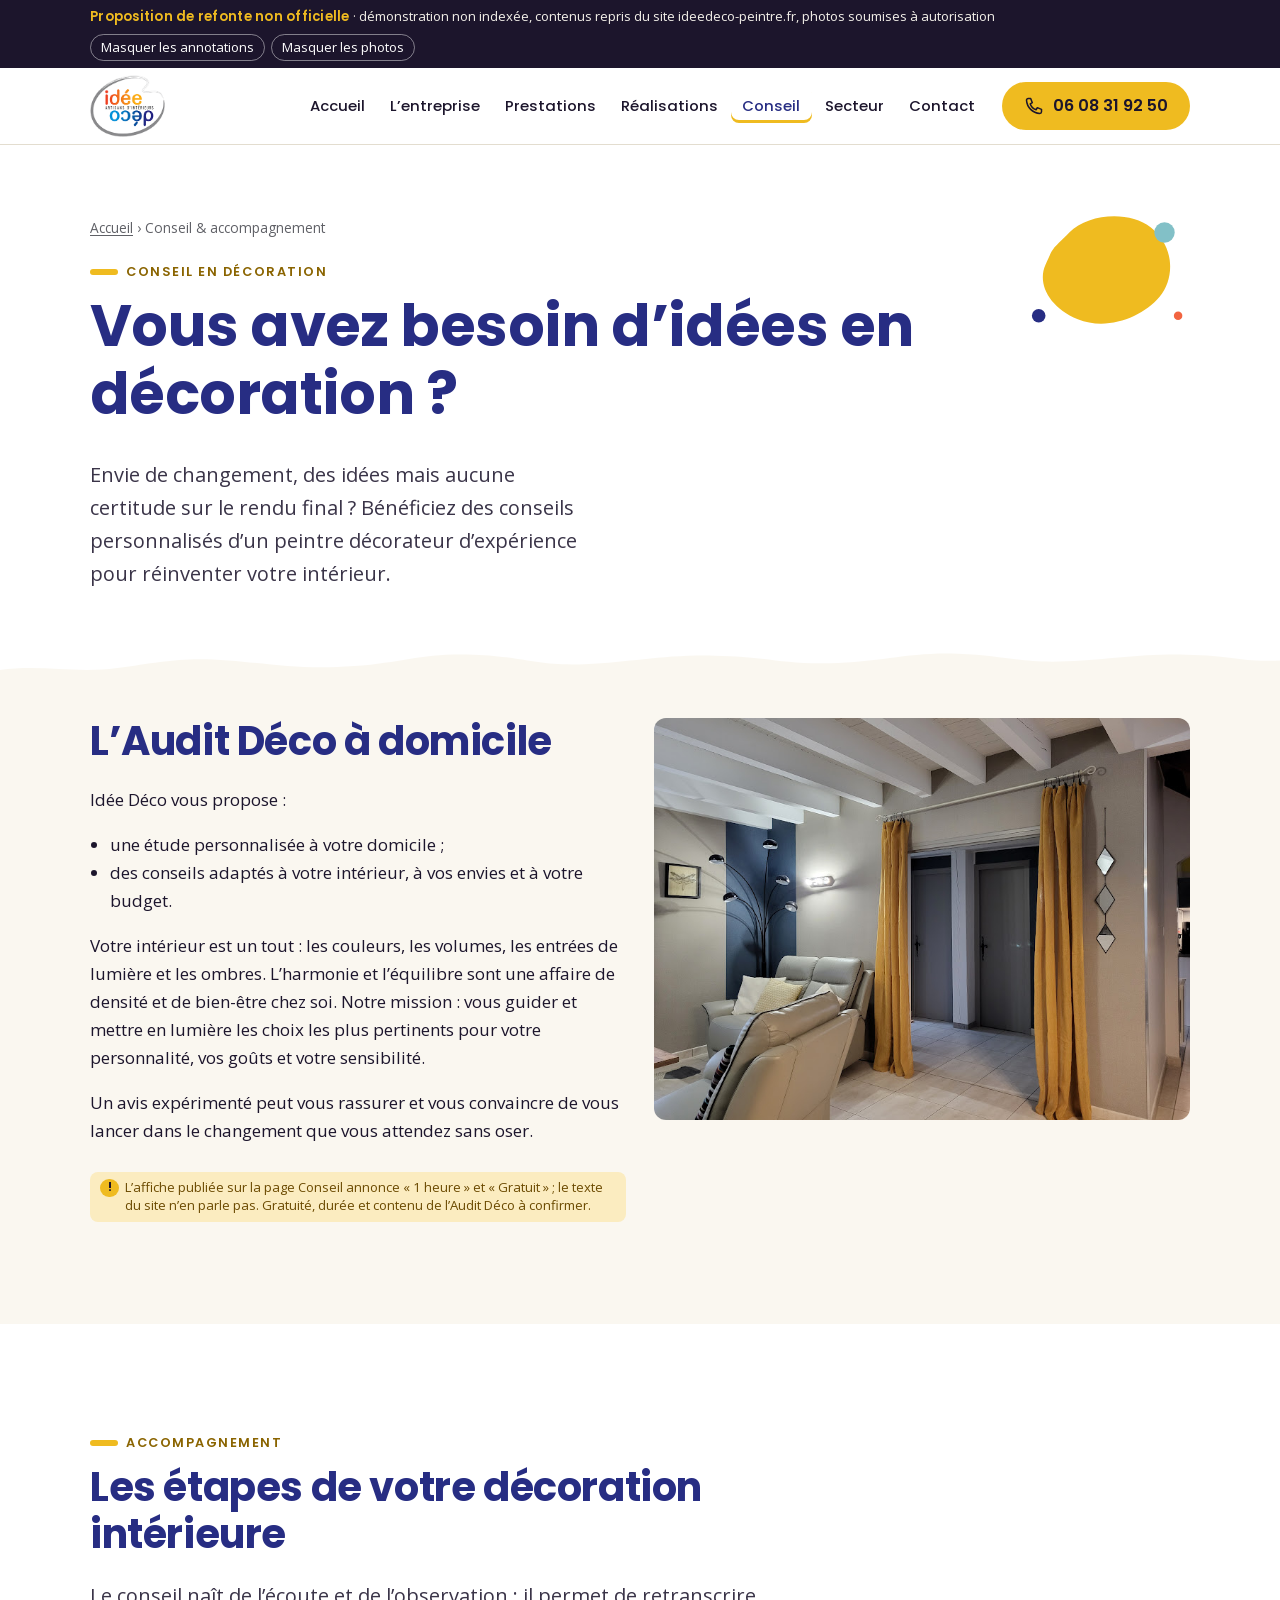
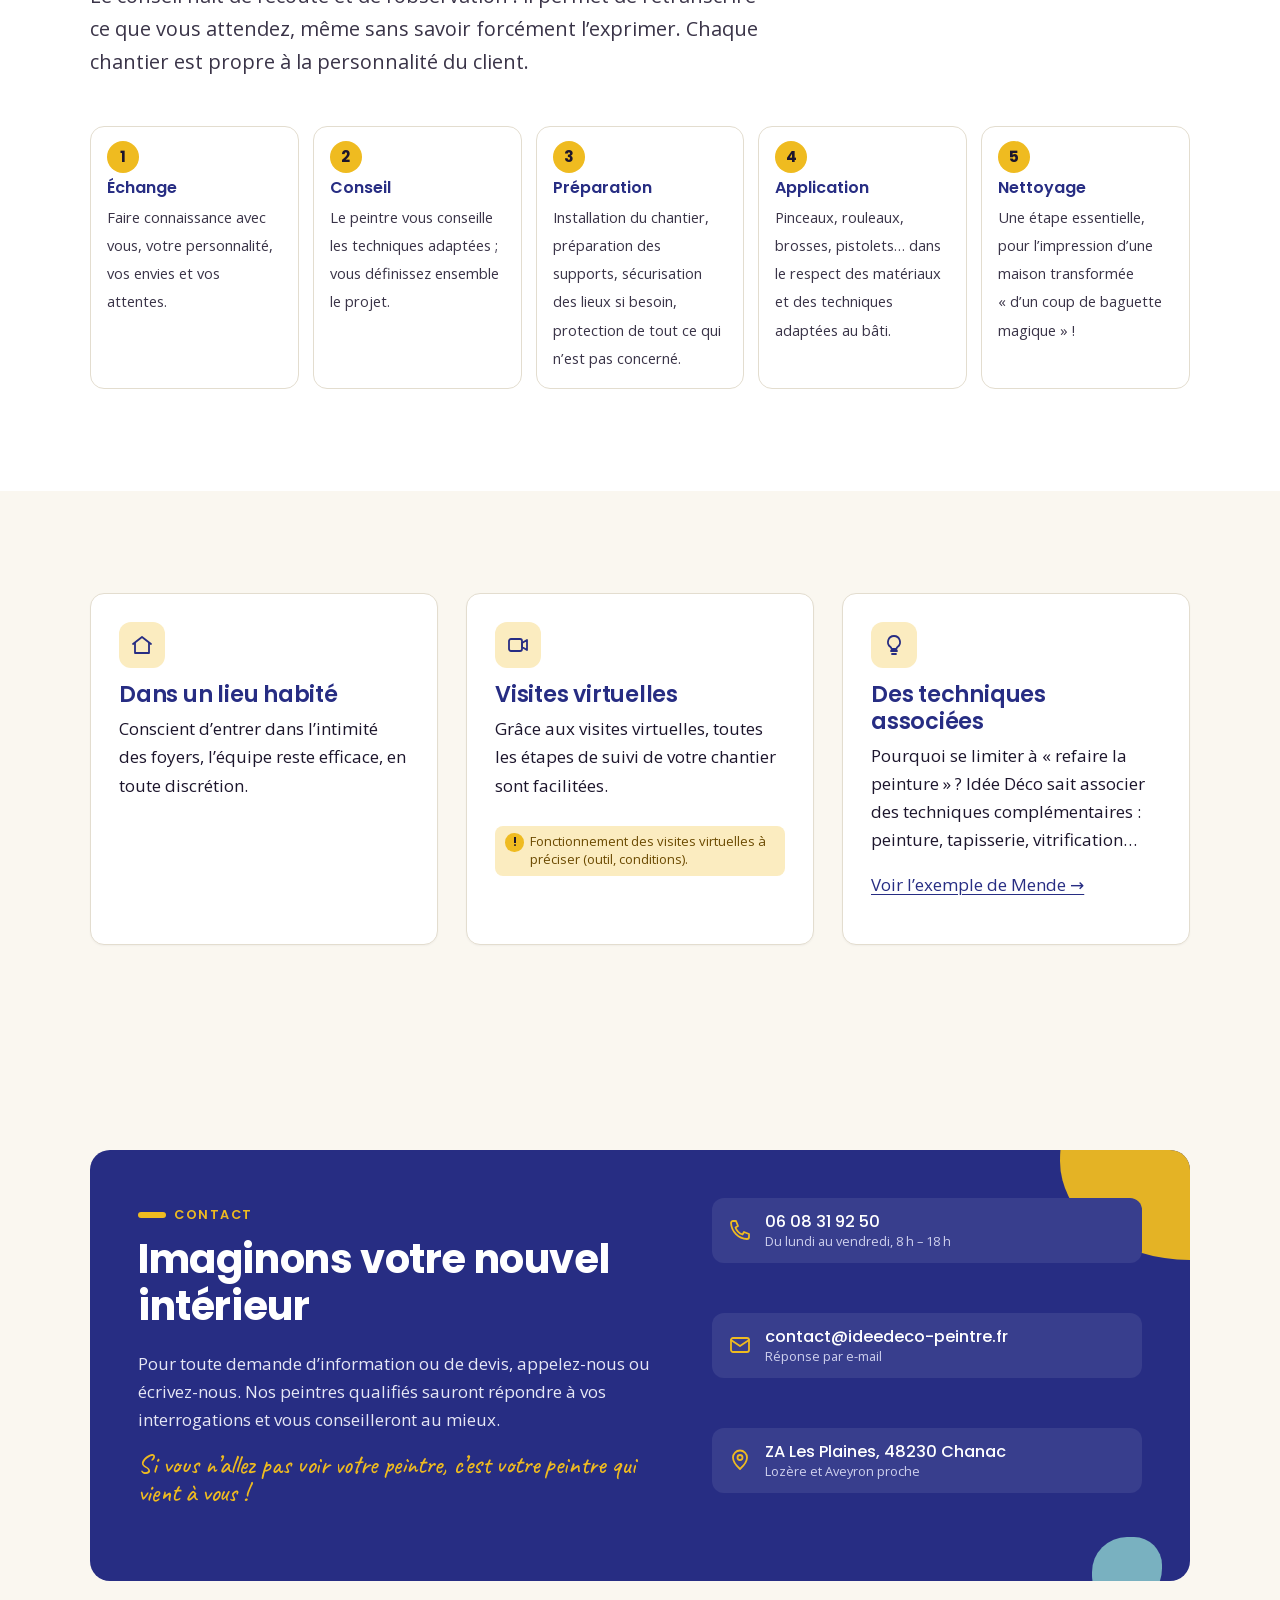
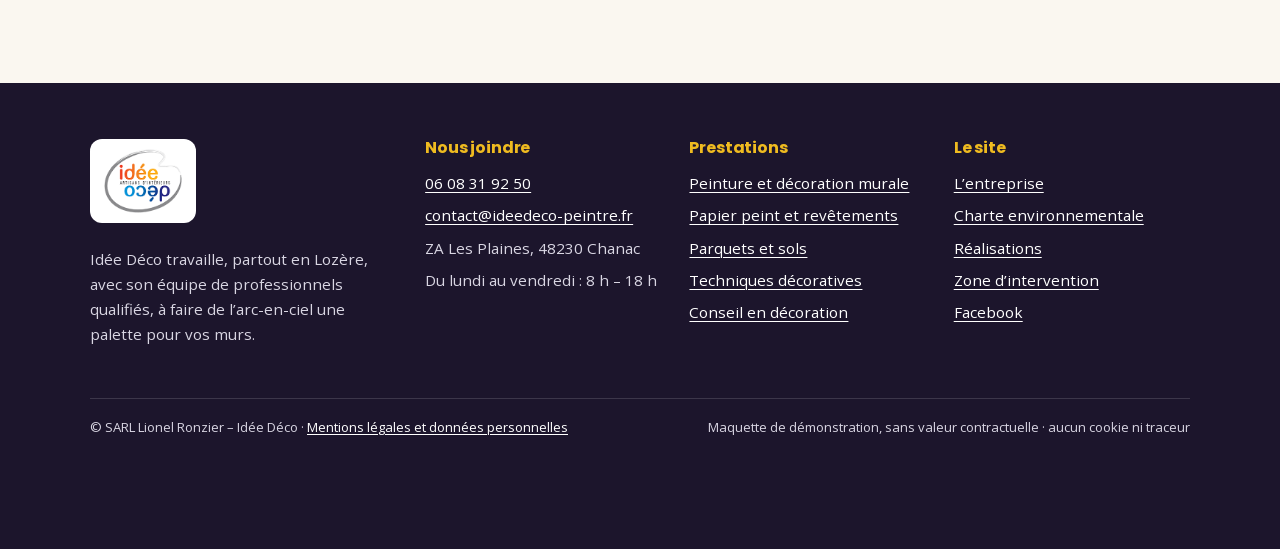
<file: demo/conseil.html>
<!doctype html>
<html lang="fr">
<head>
<meta charset="utf-8">
<meta name="viewport" content="width=device-width, initial-scale=1">
<meta name="robots" content="noindex, nofollow, noarchive, noimageindex">
<title>Conseil en décoration et accompagnement – Idée Déco (démo non officielle)</title>
<meta name="description" content="Audit Déco à domicile et accompagnement de votre projet de décoration intérieure en Lozère.">
<meta name="theme-color" content="#272d83">
<link rel="icon" href="img/logo-favicon.png">
<link rel="preload" href="assets/fonts/poppins-700.woff2" as="font" type="font/woff2" crossorigin>
<link rel="stylesheet" href="assets/site.css">
</head>
<body>
<a class="skip" href="#main">Aller au contenu</a>
<div class="demo-bar" role="note"><div class="wrap">
  <span><strong>Proposition de refonte non officielle</strong> · démonstration non indexée, contenus repris du site ideedeco-peintre.fr, photos soumises à autorisation</span>
  <span class="btns" style="gap:.4rem"><button type="button" data-toggle-anno aria-pressed="false">Masquer les annotations</button><button type="button" data-toggle-photos aria-pressed="false">Masquer les photos</button></span>
</div></div>
<header class="site-head">
  <div class="wrap">
    <a class="brand" href="index.html"><img src="img/logo-menu.png" alt="Idée Déco – Artisans d’intérieurs, accueil" width="212" height="175"></a>
    <button class="burger" type="button" aria-expanded="false" aria-controls="nav" aria-label="Ouvrir le menu">
      <svg width="26" height="26" viewBox="0 0 24 24" fill="none" stroke="currentColor" stroke-width="2.2" stroke-linecap="round" aria-hidden="true"><path d="M4 7h16M4 12h16M4 17h10"/></svg></button>
    <nav class="nav" id="nav" aria-label="Navigation principale"><ul><li><a href="index.html">Accueil</a></li><li><a href="entreprise.html">L’entreprise</a></li><li><a href="prestations.html">Prestations</a></li><li><a href="realisations.html">Réalisations</a></li><li><a href="conseil.html" aria-current="page">Conseil</a></li><li><a href="zone.html">Secteur</a></li><li><a href="contact.html">Contact</a></li></ul></nav>
    <div class="head-cta"><a class="btn btn-gold" href="tel:+33608319250"><svg width="20" height="20" viewBox="0 0 24 24" fill="none" stroke="currentColor" stroke-width="1.8" stroke-linecap="round" stroke-linejoin="round" aria-hidden="true" focusable="false"><path d="M5 3h3l2 5-2.5 1.5a11 11 0 0 0 7 7L16 14l5 2v3a2 2 0 0 1-2 2A17 17 0 0 1 3 5a2 2 0 0 1 2-2z"/></svg>06 08 31 92 50</a></div>
  </div>
</header>
<main id="main">
<section class="page-head brush-bottom"><div class="wrap">
  <p class="crumbs"><a href="index.html">Accueil</a> › <span aria-current="page">Conseil & accompagnement</span></p>
  <svg class="splash" viewBox="0 0 200 160" aria-hidden="true"><path fill="#efbb20" d="M58 30c22-22 70-26 96-6s30 58 10 82-62 40-96 26-48-42-38-64 6-16 28-38z"/><circle fill="#82c0c7" cx="170" cy="30" r="12"/><circle fill="#272d83" cx="22" cy="128" r="8"/><circle fill="#f26440" cx="186" cy="128" r="5"/></svg>
  <p class="eyebrow">Conseil en décoration</p>
  <h1>Vous avez besoin d’idées en décoration ?</h1>
  <p class="lead">Envie de changement, des idées mais aucune certitude sur le rendu final ? Bénéficiez des conseils personnalisés d’un peintre décorateur d’expérience pour réinventer votre intérieur.</p>
</div></section>
<section class="section" style="padding-top:32px"><div class="wrap">
  <div class="grid g2" style="align-items:start">
    <div class="reveal">
      <h2>L’Audit Déco à domicile</h2>
      <p>Idée Déco vous propose :</p>
      <ul><li>une étude personnalisée à votre domicile ;</li><li>des conseils adaptés à votre intérieur, à vos envies et à votre budget.</li></ul>
      <p>Votre intérieur est un tout : les couleurs, les volumes, les entrées de lumière et les ombres. L’harmonie et l’équilibre sont une affaire de densité et de bien-être chez soi. Notre mission : vous guider et mettre en lumière les choix les plus pertinents pour votre personnalité, vos goûts et votre sensibilité.</p>
      <p>Un avis expérimenté peut vous rassurer et vous convaincre de vous lancer dans le changement que vous attendez sans oser.</p>
      <p class="anno flag">L’affiche publiée sur la page Conseil annonce « 1 heure » et « Gratuit » ; le texte du site n’en parle pas. Gratuité, durée et contenu de l’Audit Déco à confirmer.</p>
    </div>
    <figure class="ph-fig reveal" style="aspect-ratio:4/3"><img src="img/20221220_102023.jpg" alt="Séjour de Marvejols, redécoré après plusieurs échanges avec le propriétaire" width="757" height="568" loading="lazy" decoding="async"></figure>
  </div>
</div></section>
<section class="section alt" aria-labelledby="etapes"><div class="wrap">
  <div class="section-head reveal"><p class="eyebrow">Accompagnement</p><h2 id="etapes">Les étapes de votre décoration intérieure</h2>
  <p class="lead">Le conseil naît de l’écoute et de l’observation : il permet de retranscrire ce que vous attendez, même sans savoir forcément l’exprimer. Chaque chantier est propre à la personnalité du client.</p></div>
  <ol class="steps"><li class="reveal"><b>Échange</b><span>Faire connaissance avec vous, votre personnalité, vos envies et vos attentes.</span></li><li class="reveal"><b>Conseil</b><span>Le peintre vous conseille les techniques adaptées ; vous définissez ensemble le projet.</span></li><li class="reveal"><b>Préparation</b><span>Installation du chantier, préparation des supports, sécurisation des lieux si besoin, protection de tout ce qui n’est pas concerné.</span></li><li class="reveal"><b>Application</b><span>Pinceaux, rouleaux, brosses, pistolets… dans le respect des matériaux et des techniques adaptées au bâti.</span></li><li class="reveal"><b>Nettoyage</b><span>Une étape essentielle, pour l’impression d’une maison transformée « d’un coup de baguette magique » !</span></li></ol>
</div></section>
<section class="section" aria-labelledby="engag"><div class="wrap">
  <div class="grid g3">
    <div class="card reveal"><div class="ico"><svg width="24" height="24" viewBox="0 0 24 24" fill="none" stroke="currentColor" stroke-width="1.8" stroke-linecap="round" stroke-linejoin="round" aria-hidden="true" focusable="false"><path d="M3 11l9-7 9 7"/><path d="M5 10v10h14V10"/></svg></div><h3 style="margin-top:.8rem">Dans un lieu habité</h3><p>Conscient d’entrer dans l’intimité des foyers, l’équipe reste efficace, en toute discrétion.</p></div>
    <div class="card reveal"><div class="ico"><svg width="24" height="24" viewBox="0 0 24 24" fill="none" stroke="currentColor" stroke-width="1.8" stroke-linecap="round" stroke-linejoin="round" aria-hidden="true" focusable="false"><rect x="3" y="6" width="13" height="12" rx="2"/><path d="M16 10l5-3v10l-5-3z"/></svg></div><h3 style="margin-top:.8rem">Visites virtuelles</h3><p>Grâce aux visites virtuelles, toutes les étapes de suivi de votre chantier sont facilitées.</p><p class="anno flag">Fonctionnement des visites virtuelles à préciser (outil, conditions).</p></div>
    <div class="card reveal"><div class="ico"><svg width="24" height="24" viewBox="0 0 24 24" fill="none" stroke="currentColor" stroke-width="1.8" stroke-linecap="round" stroke-linejoin="round" aria-hidden="true" focusable="false"><path d="M9 18h6M10 21h4"/><path d="M12 3a6 6 0 0 0-3.5 10.9c.6.5 1 1.2 1 2.1h5c0-.9.4-1.6 1-2.1A6 6 0 0 0 12 3z"/></svg></div><h3 style="margin-top:.8rem">Des techniques associées</h3><p>Pourquoi se limiter à « refaire la peinture » ? Idée Déco sait associer des techniques complémentaires : peinture, tapisserie, vitrification…</p><p><a href="realisations.html#combles-mende">Voir l’exemple de Mende →</a></p></div>
  </div>
</div></section>
<section class="section" aria-labelledby="cb-title"><div class="wrap">
  <div class="contact-band reveal">
    <div>
      <p class="eyebrow">Contact</p>
      <h2 id="cb-title">Imaginons votre nouvel intérieur</h2>
      <p>Pour toute demande d’information ou de devis, appelez-nous ou écrivez-nous. Nos peintres qualifiés sauront répondre à vos interrogations et vous conseilleront au mieux.</p>
      <p class="hand" style="color:var(--gold)">Si vous n’allez pas voir votre peintre, c’est votre peintre qui vient à vous !</p>
    </div>
    <ul class="coord">
      <li><a href="tel:+33608319250"><svg width="24" height="24" viewBox="0 0 24 24" fill="none" stroke="currentColor" stroke-width="1.8" stroke-linecap="round" stroke-linejoin="round" aria-hidden="true" focusable="false"><path d="M5 3h3l2 5-2.5 1.5a11 11 0 0 0 7 7L16 14l5 2v3a2 2 0 0 1-2 2A17 17 0 0 1 3 5a2 2 0 0 1 2-2z"/></svg><span>06 08 31 92 50<small>Du lundi au vendredi, 8 h – 18 h</small></span></a></li>
      <li><a href="mailto:contact@ideedeco-peintre.fr"><svg width="24" height="24" viewBox="0 0 24 24" fill="none" stroke="currentColor" stroke-width="1.8" stroke-linecap="round" stroke-linejoin="round" aria-hidden="true" focusable="false"><rect x="3" y="5" width="18" height="14" rx="2"/><path d="M3 7l9 6 9-6"/></svg><span>contact@ideedeco-peintre.fr<small>Réponse par e-mail</small></span></a></li>
      <li><div><svg width="24" height="24" viewBox="0 0 24 24" fill="none" stroke="currentColor" stroke-width="1.8" stroke-linecap="round" stroke-linejoin="round" aria-hidden="true" focusable="false"><path d="M12 21s-7-6.2-7-11.5A7 7 0 0 1 19 9.5C19 14.8 12 21 12 21z"/><circle cx="12" cy="9.5" r="2.5"/></svg><span>ZA Les Plaines, 48230 Chanac<small>Lozère et Aveyron proche</small></span></div></li>
    </ul>
  </div>
</div></section>

</main>
<footer class="site-foot">
  <div class="wrap">
    <div class="foot-grid">
      <div>
        <a class="foot-logo" href="index.html"><img src="img/logo-menu.png" alt="Idée Déco" width="212" height="175" loading="lazy"></a>
        <p>Idée Déco travaille, partout en Lozère, avec son équipe de professionnels qualifiés, à faire de l’arc-en-ciel une palette pour vos murs.</p>
      </div>
      <div>
        <h2>Nous joindre</h2>
        <ul>
          <li><a href="tel:+33608319250">06 08 31 92 50</a></li>
          <li><a href="mailto:contact@ideedeco-peintre.fr">contact@ideedeco-peintre.fr</a></li>
          <li>ZA Les Plaines, 48230 Chanac</li>
          <li>Du lundi au vendredi : 8 h – 18 h</li>
        </ul>
      </div>
      <div>
        <h2>Prestations</h2>
        <ul>
          <li><a href="prestations.html#peinture">Peinture et décoration murale</a></li>
          <li><a href="prestations.html#papier-peint">Papier peint et revêtements</a></li>
          <li><a href="prestations.html#sols">Parquets et sols</a></li>
          <li><a href="prestations.html#techniques">Techniques décoratives</a></li>
          <li><a href="conseil.html">Conseil en décoration</a></li>
        </ul>
      </div>
      <div>
        <h2>Le site</h2>
        <ul>
          <li><a href="entreprise.html">L’entreprise</a></li>
          <li><a href="entreprise.html#environnement">Charte environnementale</a></li>
          <li><a href="realisations.html">Réalisations</a></li>
          <li><a href="zone.html">Zone d’intervention</a></li>
          <li><a href="https://www.facebook.com/IDEE-DECO-1441258242870933/" rel="noopener noreferrer" target="_blank">Facebook<span class="sr-only"> (nouvelle fenêtre)</span></a></li>
        </ul>
      </div>
    </div>
    <div class="foot-legal">
      <span>© SARL Lionel Ronzier – Idée Déco · <a href="mentions.html">Mentions légales et données personnelles</a></span>
      <span>Maquette de démonstration, sans valeur contractuelle · aucun cookie ni traceur</span>
    </div>
  </div>
</footer>
<div class="mbar">
  <a class="btn btn-gold" href="tel:+33608319250"><svg width="20" height="20" viewBox="0 0 24 24" fill="none" stroke="currentColor" stroke-width="1.8" stroke-linecap="round" stroke-linejoin="round" aria-hidden="true" focusable="false"><path d="M5 3h3l2 5-2.5 1.5a11 11 0 0 0 7 7L16 14l5 2v3a2 2 0 0 1-2 2A17 17 0 0 1 3 5a2 2 0 0 1 2-2z"/></svg>Appeler</a>
  <a class="btn btn-navy" href="mailto:contact@ideedeco-peintre.fr"><svg width="20" height="20" viewBox="0 0 24 24" fill="none" stroke="currentColor" stroke-width="1.8" stroke-linecap="round" stroke-linejoin="round" aria-hidden="true" focusable="false"><rect x="3" y="5" width="18" height="14" rx="2"/><path d="M3 7l9 6 9-6"/></svg>Écrire</a>
</div>
<script src="assets/site.js"></script>
</body>
</html>
</file>
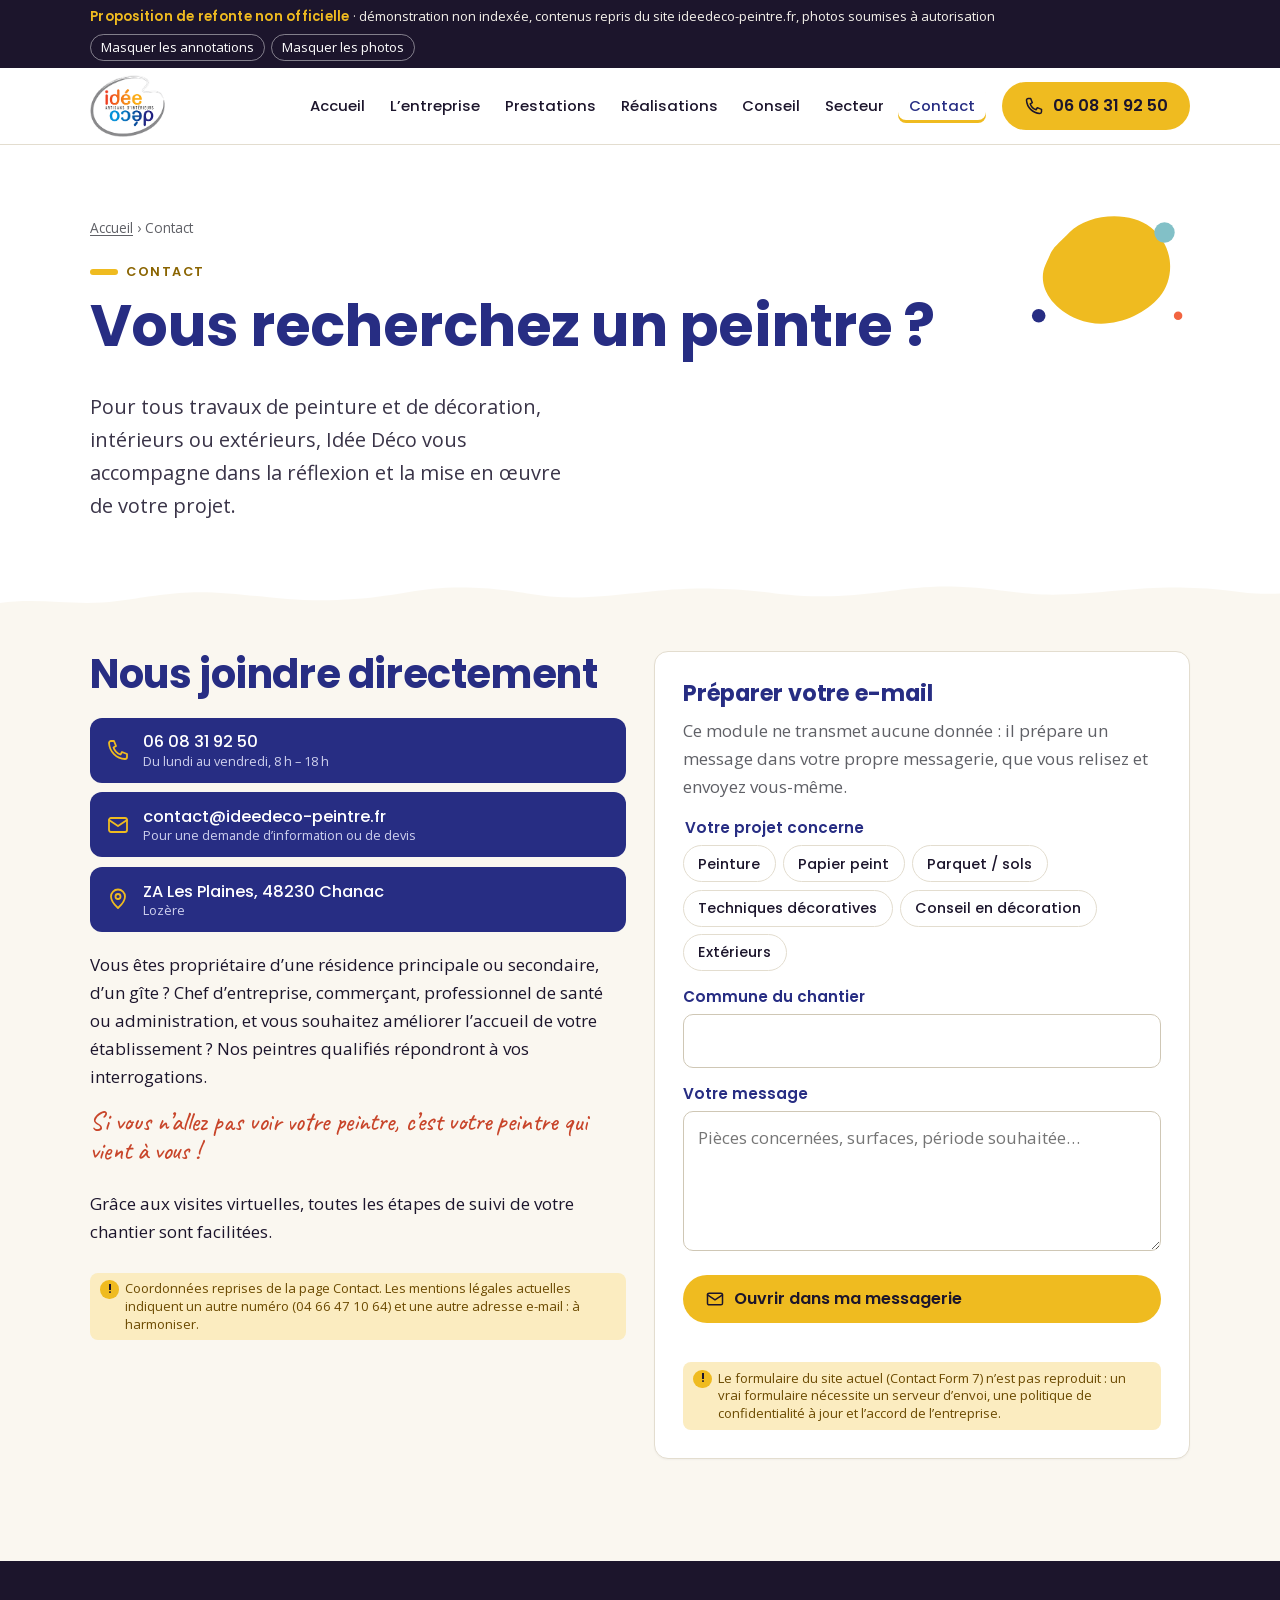
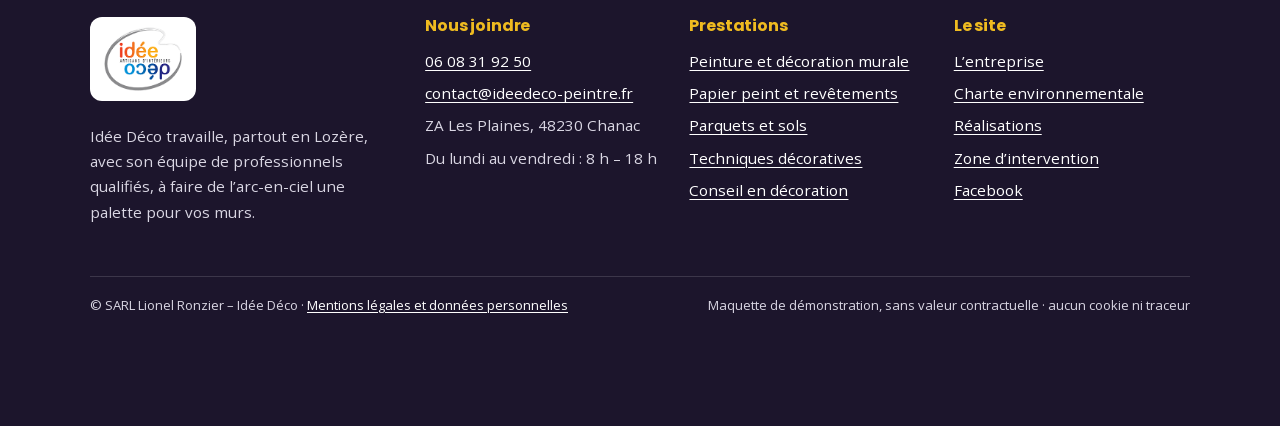
<file: demo/contact.html>
<!doctype html>
<html lang="fr">
<head>
<meta charset="utf-8">
<meta name="viewport" content="width=device-width, initial-scale=1">
<meta name="robots" content="noindex, nofollow, noarchive, noimageindex">
<title>Contact – Idée Déco (démo non officielle)</title>
<meta name="description" content="Contactez Idée Déco à Chanac : 06 08 31 92 50, contact@ideedeco-peintre.fr.">
<meta name="theme-color" content="#272d83">
<link rel="icon" href="img/logo-favicon.png">
<link rel="preload" href="assets/fonts/poppins-700.woff2" as="font" type="font/woff2" crossorigin>
<link rel="stylesheet" href="assets/site.css">
</head>
<body>
<a class="skip" href="#main">Aller au contenu</a>
<div class="demo-bar" role="note"><div class="wrap">
  <span><strong>Proposition de refonte non officielle</strong> · démonstration non indexée, contenus repris du site ideedeco-peintre.fr, photos soumises à autorisation</span>
  <span class="btns" style="gap:.4rem"><button type="button" data-toggle-anno aria-pressed="false">Masquer les annotations</button><button type="button" data-toggle-photos aria-pressed="false">Masquer les photos</button></span>
</div></div>
<header class="site-head">
  <div class="wrap">
    <a class="brand" href="index.html"><img src="img/logo-menu.png" alt="Idée Déco – Artisans d’intérieurs, accueil" width="212" height="175"></a>
    <button class="burger" type="button" aria-expanded="false" aria-controls="nav" aria-label="Ouvrir le menu">
      <svg width="26" height="26" viewBox="0 0 24 24" fill="none" stroke="currentColor" stroke-width="2.2" stroke-linecap="round" aria-hidden="true"><path d="M4 7h16M4 12h16M4 17h10"/></svg></button>
    <nav class="nav" id="nav" aria-label="Navigation principale"><ul><li><a href="index.html">Accueil</a></li><li><a href="entreprise.html">L’entreprise</a></li><li><a href="prestations.html">Prestations</a></li><li><a href="realisations.html">Réalisations</a></li><li><a href="conseil.html">Conseil</a></li><li><a href="zone.html">Secteur</a></li><li><a href="contact.html" aria-current="page">Contact</a></li></ul></nav>
    <div class="head-cta"><a class="btn btn-gold" href="tel:+33608319250"><svg width="20" height="20" viewBox="0 0 24 24" fill="none" stroke="currentColor" stroke-width="1.8" stroke-linecap="round" stroke-linejoin="round" aria-hidden="true" focusable="false"><path d="M5 3h3l2 5-2.5 1.5a11 11 0 0 0 7 7L16 14l5 2v3a2 2 0 0 1-2 2A17 17 0 0 1 3 5a2 2 0 0 1 2-2z"/></svg>06 08 31 92 50</a></div>
  </div>
</header>
<main id="main">
<section class="page-head brush-bottom"><div class="wrap">
  <p class="crumbs"><a href="index.html">Accueil</a> › <span aria-current="page">Contact</span></p>
  <svg class="splash" viewBox="0 0 200 160" aria-hidden="true"><path fill="#efbb20" d="M58 30c22-22 70-26 96-6s30 58 10 82-62 40-96 26-48-42-38-64 6-16 28-38z"/><circle fill="#82c0c7" cx="170" cy="30" r="12"/><circle fill="#272d83" cx="22" cy="128" r="8"/><circle fill="#f26440" cx="186" cy="128" r="5"/></svg>
  <p class="eyebrow">Contact</p>
  <h1>Vous recherchez un peintre ?</h1>
  <p class="lead">Pour tous travaux de peinture et de décoration, intérieurs ou extérieurs, Idée Déco vous accompagne dans la réflexion et la mise en œuvre de votre projet.</p>
</div></section>
<section class="section" style="padding-top:32px"><div class="wrap">
  <div class="grid g2" style="align-items:start">
    <div class="reveal">
      <h2>Nous joindre directement</h2>
      <ul class="coord" style="--x:0">
        <li><a href="tel:+33608319250" style="background:var(--navy)"><svg width="24" height="24" viewBox="0 0 24 24" fill="none" stroke="currentColor" stroke-width="1.8" stroke-linecap="round" stroke-linejoin="round" aria-hidden="true" focusable="false"><path d="M5 3h3l2 5-2.5 1.5a11 11 0 0 0 7 7L16 14l5 2v3a2 2 0 0 1-2 2A17 17 0 0 1 3 5a2 2 0 0 1 2-2z"/></svg><span>06 08 31 92 50<small>Du lundi au vendredi, 8 h – 18 h</small></span></a></li>
        <li><a href="mailto:contact@ideedeco-peintre.fr" style="background:var(--navy)"><svg width="24" height="24" viewBox="0 0 24 24" fill="none" stroke="currentColor" stroke-width="1.8" stroke-linecap="round" stroke-linejoin="round" aria-hidden="true" focusable="false"><rect x="3" y="5" width="18" height="14" rx="2"/><path d="M3 7l9 6 9-6"/></svg><span>contact@ideedeco-peintre.fr<small>Pour une demande d’information ou de devis</small></span></a></li>
        <li><div style="background:var(--navy)"><svg width="24" height="24" viewBox="0 0 24 24" fill="none" stroke="currentColor" stroke-width="1.8" stroke-linecap="round" stroke-linejoin="round" aria-hidden="true" focusable="false"><path d="M12 21s-7-6.2-7-11.5A7 7 0 0 1 19 9.5C19 14.8 12 21 12 21z"/><circle cx="12" cy="9.5" r="2.5"/></svg><span>ZA Les Plaines, 48230 Chanac<small>Lozère</small></span></div></li>
      </ul>
      <p style="margin-top:1.2rem">Vous êtes propriétaire d’une résidence principale ou secondaire, d’un gîte ? Chef d’entreprise, commerçant, professionnel de santé ou administration, et vous souhaitez améliorer l’accueil de votre établissement ? Nos peintres qualifiés répondront à vos interrogations.</p>
      <p class="hand">Si vous n’allez pas voir votre peintre, c’est votre peintre qui vient à vous !</p>
      <p>Grâce aux visites virtuelles, toutes les étapes de suivi de votre chantier sont facilitées.</p>
      <p class="anno flag">Coordonnées reprises de la page Contact. Les mentions légales actuelles indiquent un autre numéro (04 66 47 10 64) et une autre adresse e-mail : à harmoniser.</p>
    </div>
    <div class="card reveal">
      <h2 style="font-size:1.4rem">Préparer votre e-mail</h2>
      <p class="muted">Ce module ne transmet aucune donnée : il prépare un message dans votre propre messagerie, que vous relisez et envoyez vous-même.</p>
      <form class="composer" id="composer" novalidate>
        <fieldset><legend>Votre projet concerne</legend><div class="chips">
          <label><input type="checkbox" name="besoin" value="Peinture"><span>Peinture</span></label><label><input type="checkbox" name="besoin" value="Papier peint"><span>Papier peint</span></label><label><input type="checkbox" name="besoin" value="Parquet / sols"><span>Parquet / sols</span></label><label><input type="checkbox" name="besoin" value="Techniques décoratives"><span>Techniques décoratives</span></label><label><input type="checkbox" name="besoin" value="Conseil en décoration"><span>Conseil en décoration</span></label><label><input type="checkbox" name="besoin" value="Extérieurs"><span>Extérieurs</span></label>
        </div></fieldset>
        <div><label for="lieu">Commune du chantier</label><input type="text" id="lieu" autocomplete="address-level2"></div>
        <div><label for="msg">Votre message</label><textarea id="msg" placeholder="Pièces concernées, surfaces, période souhaitée…"></textarea></div>
        <button class="btn btn-gold" type="submit"><svg width="20" height="20" viewBox="0 0 24 24" fill="none" stroke="currentColor" stroke-width="1.8" stroke-linecap="round" stroke-linejoin="round" aria-hidden="true" focusable="false"><rect x="3" y="5" width="18" height="14" rx="2"/><path d="M3 7l9 6 9-6"/></svg>Ouvrir dans ma messagerie</button>
        <p id="composer-status" class="note" role="status" aria-live="polite"></p>
      </form>
      <p class="anno flag">Le formulaire du site actuel (Contact Form 7) n’est pas reproduit : un vrai formulaire nécessite un serveur d’envoi, une politique de confidentialité à jour et l’accord de l’entreprise.</p>
    </div>
  </div>
</div></section>

</main>
<footer class="site-foot">
  <div class="wrap">
    <div class="foot-grid">
      <div>
        <a class="foot-logo" href="index.html"><img src="img/logo-menu.png" alt="Idée Déco" width="212" height="175" loading="lazy"></a>
        <p>Idée Déco travaille, partout en Lozère, avec son équipe de professionnels qualifiés, à faire de l’arc-en-ciel une palette pour vos murs.</p>
      </div>
      <div>
        <h2>Nous joindre</h2>
        <ul>
          <li><a href="tel:+33608319250">06 08 31 92 50</a></li>
          <li><a href="mailto:contact@ideedeco-peintre.fr">contact@ideedeco-peintre.fr</a></li>
          <li>ZA Les Plaines, 48230 Chanac</li>
          <li>Du lundi au vendredi : 8 h – 18 h</li>
        </ul>
      </div>
      <div>
        <h2>Prestations</h2>
        <ul>
          <li><a href="prestations.html#peinture">Peinture et décoration murale</a></li>
          <li><a href="prestations.html#papier-peint">Papier peint et revêtements</a></li>
          <li><a href="prestations.html#sols">Parquets et sols</a></li>
          <li><a href="prestations.html#techniques">Techniques décoratives</a></li>
          <li><a href="conseil.html">Conseil en décoration</a></li>
        </ul>
      </div>
      <div>
        <h2>Le site</h2>
        <ul>
          <li><a href="entreprise.html">L’entreprise</a></li>
          <li><a href="entreprise.html#environnement">Charte environnementale</a></li>
          <li><a href="realisations.html">Réalisations</a></li>
          <li><a href="zone.html">Zone d’intervention</a></li>
          <li><a href="https://www.facebook.com/IDEE-DECO-1441258242870933/" rel="noopener noreferrer" target="_blank">Facebook<span class="sr-only"> (nouvelle fenêtre)</span></a></li>
        </ul>
      </div>
    </div>
    <div class="foot-legal">
      <span>© SARL Lionel Ronzier – Idée Déco · <a href="mentions.html">Mentions légales et données personnelles</a></span>
      <span>Maquette de démonstration, sans valeur contractuelle · aucun cookie ni traceur</span>
    </div>
  </div>
</footer>
<div class="mbar">
  <a class="btn btn-gold" href="tel:+33608319250"><svg width="20" height="20" viewBox="0 0 24 24" fill="none" stroke="currentColor" stroke-width="1.8" stroke-linecap="round" stroke-linejoin="round" aria-hidden="true" focusable="false"><path d="M5 3h3l2 5-2.5 1.5a11 11 0 0 0 7 7L16 14l5 2v3a2 2 0 0 1-2 2A17 17 0 0 1 3 5a2 2 0 0 1 2-2z"/></svg>Appeler</a>
  <a class="btn btn-navy" href="mailto:contact@ideedeco-peintre.fr"><svg width="20" height="20" viewBox="0 0 24 24" fill="none" stroke="currentColor" stroke-width="1.8" stroke-linecap="round" stroke-linejoin="round" aria-hidden="true" focusable="false"><rect x="3" y="5" width="18" height="14" rx="2"/><path d="M3 7l9 6 9-6"/></svg>Écrire</a>
</div>
<script src="assets/site.js"></script>
</body>
</html>
</file>
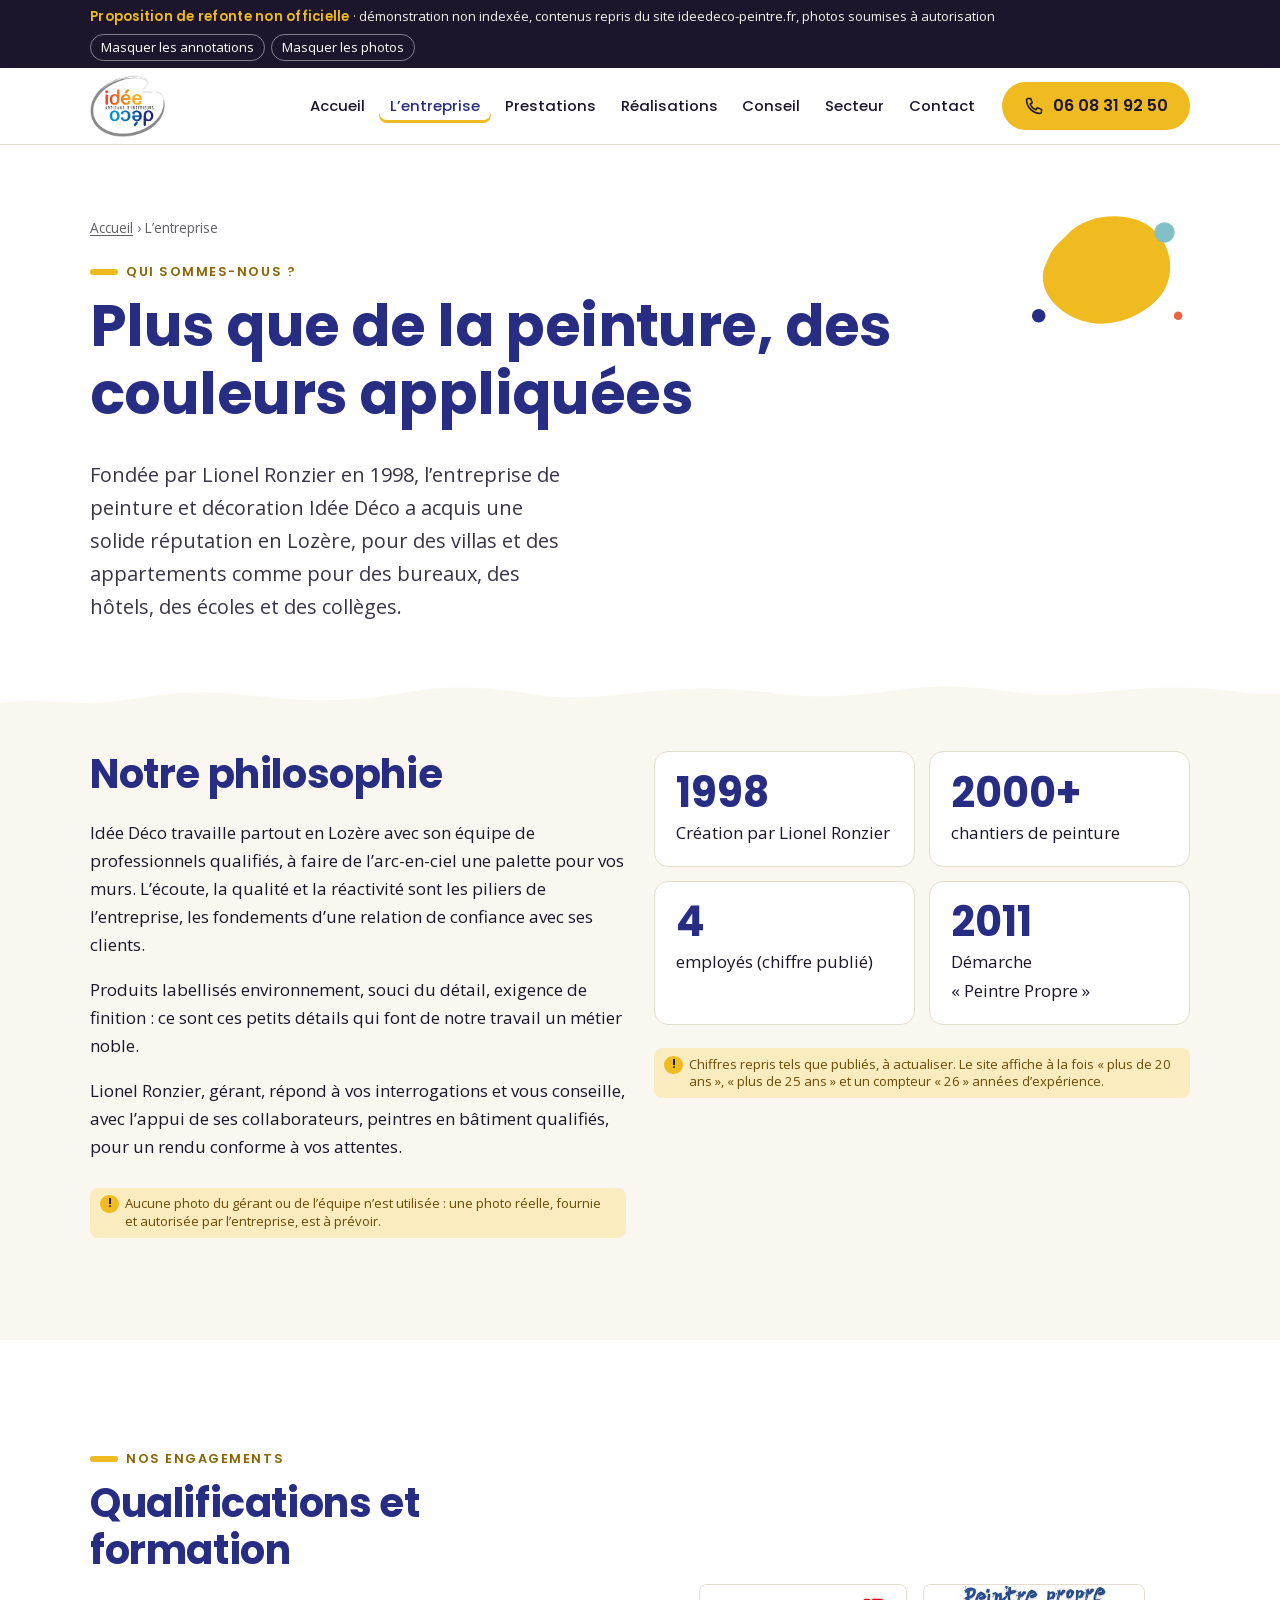
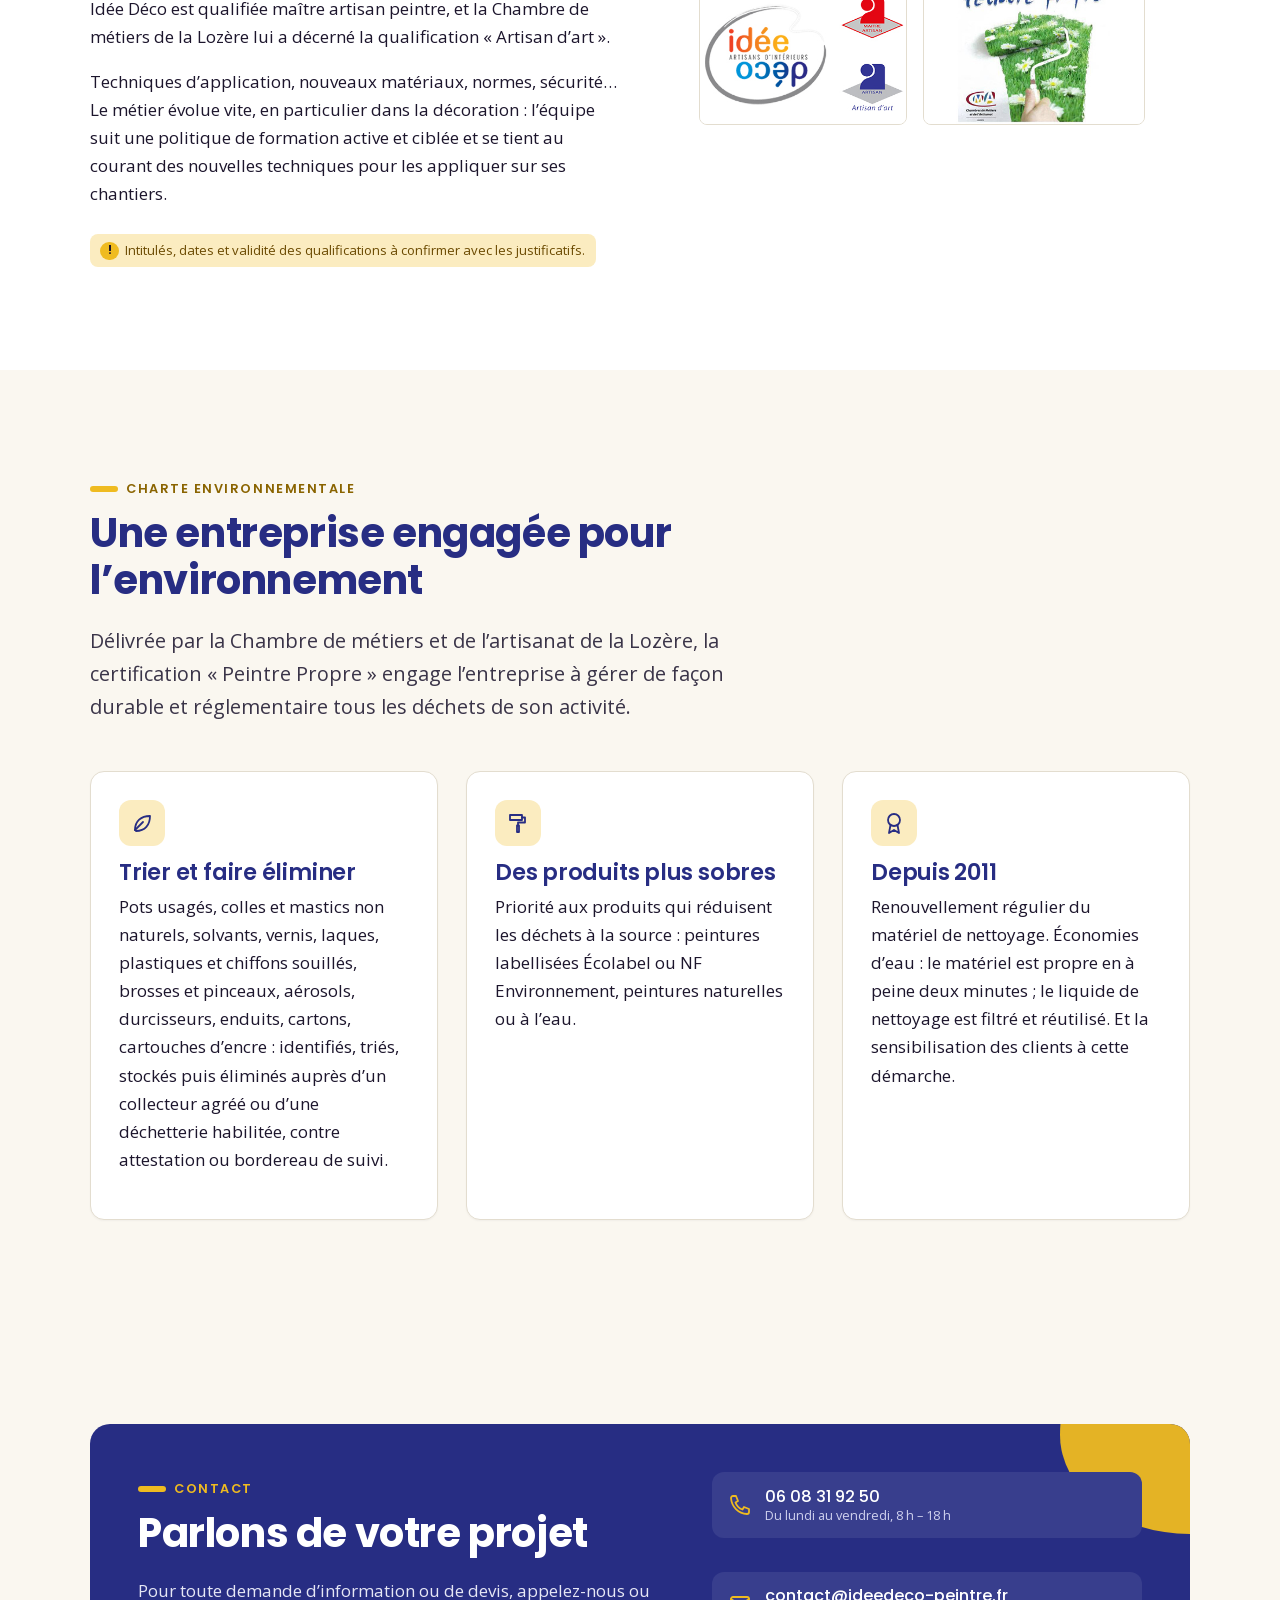
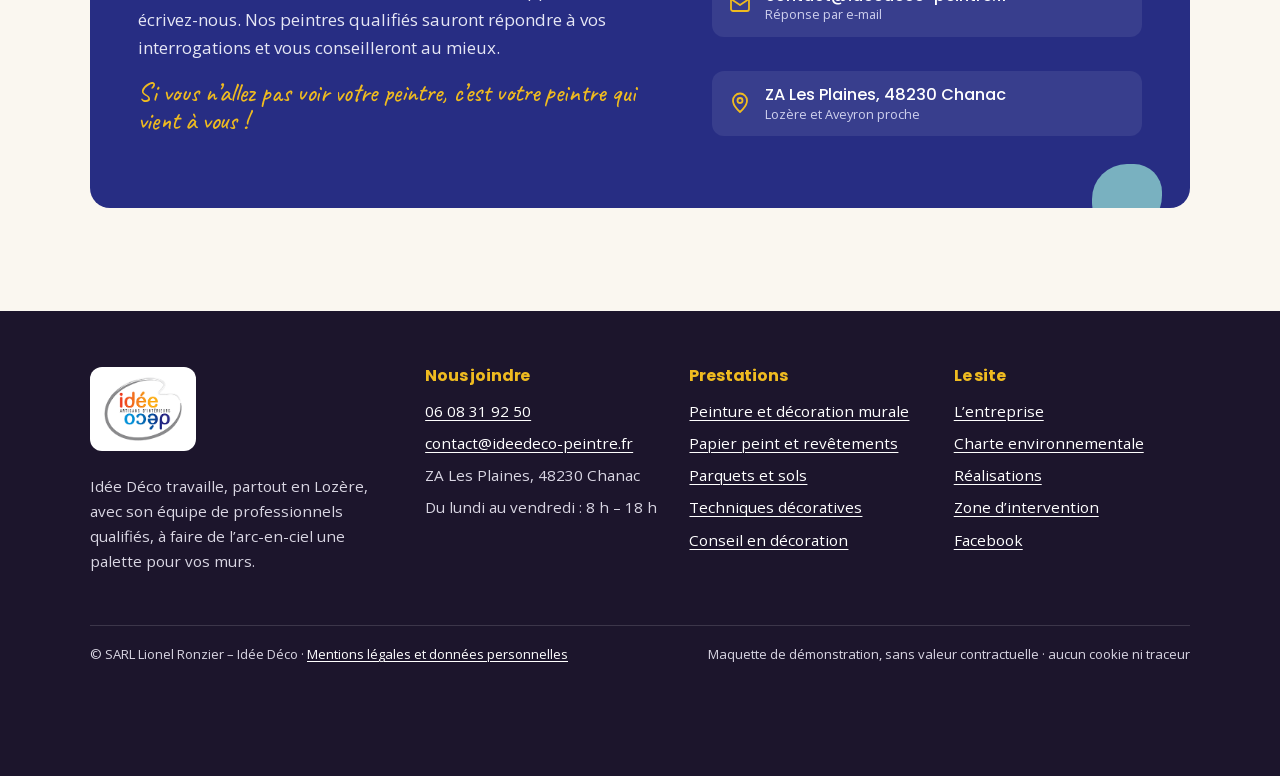
<file: demo/entreprise.html>
<!doctype html>
<html lang="fr">
<head>
<meta charset="utf-8">
<meta name="viewport" content="width=device-width, initial-scale=1">
<meta name="robots" content="noindex, nofollow, noarchive, noimageindex">
<title>L’entreprise, qualifications et charte environnementale – Idée Déco (démo non officielle)</title>
<meta name="description" content="Idée Déco, entreprise de peinture et décoration fondée en 1998 en Lozère : philosophie, qualifications, démarche Peintre Propre.">
<meta name="theme-color" content="#272d83">
<link rel="icon" href="img/logo-favicon.png">
<link rel="preload" href="assets/fonts/poppins-700.woff2" as="font" type="font/woff2" crossorigin>
<link rel="stylesheet" href="assets/site.css">
</head>
<body>
<a class="skip" href="#main">Aller au contenu</a>
<div class="demo-bar" role="note"><div class="wrap">
  <span><strong>Proposition de refonte non officielle</strong> · démonstration non indexée, contenus repris du site ideedeco-peintre.fr, photos soumises à autorisation</span>
  <span class="btns" style="gap:.4rem"><button type="button" data-toggle-anno aria-pressed="false">Masquer les annotations</button><button type="button" data-toggle-photos aria-pressed="false">Masquer les photos</button></span>
</div></div>
<header class="site-head">
  <div class="wrap">
    <a class="brand" href="index.html"><img src="img/logo-menu.png" alt="Idée Déco – Artisans d’intérieurs, accueil" width="212" height="175"></a>
    <button class="burger" type="button" aria-expanded="false" aria-controls="nav" aria-label="Ouvrir le menu">
      <svg width="26" height="26" viewBox="0 0 24 24" fill="none" stroke="currentColor" stroke-width="2.2" stroke-linecap="round" aria-hidden="true"><path d="M4 7h16M4 12h16M4 17h10"/></svg></button>
    <nav class="nav" id="nav" aria-label="Navigation principale"><ul><li><a href="index.html">Accueil</a></li><li><a href="entreprise.html" aria-current="page">L’entreprise</a></li><li><a href="prestations.html">Prestations</a></li><li><a href="realisations.html">Réalisations</a></li><li><a href="conseil.html">Conseil</a></li><li><a href="zone.html">Secteur</a></li><li><a href="contact.html">Contact</a></li></ul></nav>
    <div class="head-cta"><a class="btn btn-gold" href="tel:+33608319250"><svg width="20" height="20" viewBox="0 0 24 24" fill="none" stroke="currentColor" stroke-width="1.8" stroke-linecap="round" stroke-linejoin="round" aria-hidden="true" focusable="false"><path d="M5 3h3l2 5-2.5 1.5a11 11 0 0 0 7 7L16 14l5 2v3a2 2 0 0 1-2 2A17 17 0 0 1 3 5a2 2 0 0 1 2-2z"/></svg>06 08 31 92 50</a></div>
  </div>
</header>
<main id="main">
<section class="page-head brush-bottom"><div class="wrap">
  <p class="crumbs"><a href="index.html">Accueil</a> › <span aria-current="page">L’entreprise</span></p>
  <svg class="splash" viewBox="0 0 200 160" aria-hidden="true"><path fill="#efbb20" d="M58 30c22-22 70-26 96-6s30 58 10 82-62 40-96 26-48-42-38-64 6-16 28-38z"/><circle fill="#82c0c7" cx="170" cy="30" r="12"/><circle fill="#272d83" cx="22" cy="128" r="8"/><circle fill="#f26440" cx="186" cy="128" r="5"/></svg>
  <p class="eyebrow">Qui sommes-nous ?</p>
  <h1>Plus que de la peinture, des couleurs appliquées</h1>
  <p class="lead">Fondée par Lionel Ronzier en 1998, l’entreprise de peinture et décoration Idée Déco a acquis une solide réputation en Lozère, pour des villas et des appartements comme pour des bureaux, des hôtels, des écoles et des collèges.</p>
</div></section>
<section class="section" style="padding-top:32px"><div class="wrap">
  <div class="grid g2" style="align-items:start">
    <div class="reveal">
      <h2>Notre philosophie</h2>
      <p>Idée Déco travaille partout en Lozère avec son équipe de professionnels qualifiés, à faire de l’arc-en-ciel une palette pour vos murs. L’écoute, la qualité et la réactivité sont les piliers de l’entreprise, les fondements d’une relation de confiance avec ses clients.</p>
      <p>Produits labellisés environnement, souci du détail, exigence de finition : ce sont ces petits détails qui font de notre travail un métier noble.</p>
      <p>Lionel Ronzier, gérant, répond à vos interrogations et vous conseille, avec l’appui de ses collaborateurs, peintres en bâtiment qualifiés, pour un rendu conforme à vos attentes.</p>
      <p class="anno flag">Aucune photo du gérant ou de l’équipe n’est utilisée : une photo réelle, fournie et autorisée par l’entreprise, est à prévoir.</p>
    </div>
    <div class="facts reveal" style="grid-template-columns:1fr 1fr">
      <div class="fact"><b>1998</b>Création par Lionel Ronzier</div>
      <div class="fact"><b>2000+</b>chantiers de peinture</div>
      <div class="fact"><b>4</b>employés (chiffre publié)</div>
      <div class="fact"><b>2011</b>Démarche « Peintre Propre »</div>
      <p class="anno flag" style="grid-column:1/-1">Chiffres repris tels que publiés, à actualiser. Le site affiche à la fois « plus de 20 ans », « plus de 25 ans » et un compteur « 26 » années d’expérience.</p>
    </div>
  </div>
</div></section>
<section class="section alt" aria-labelledby="qualif"><div class="wrap">
  <div class="grid g2" style="align-items:start">
    <div class="reveal">
      <p class="eyebrow">Nos engagements</p>
      <h2 id="qualif">Qualifications et formation</h2>
      <p>Idée Déco est qualifiée maître artisan peintre, et la Chambre de métiers de la Lozère lui a décerné la qualification « Artisan d’art ».</p>
      <p>Techniques d’application, nouveaux matériaux, normes, sécurité… Le métier évolue vite, en particulier dans la décoration : l’équipe suit une politique de formation active et ciblée et se tient au courant des nouvelles techniques pour les appliquer sur ses chantiers.</p>
      <p class="anno flag">Intitulés, dates et validité des qualifications à confirmer avec les justificatifs.</p>
    </div>
    <div class="badges reveal">
      <img src="img/idee-deco-artisan-art.jpg" alt="Logo « Artisan d’art » affiché sur le site d’Idée Déco" width="380" height="256" loading="lazy" decoding="async">
      <img src="img/label-peintre-propre.jpg" alt="Logo « Peintre Propre » affiché sur le site d’Idée Déco" width="380" height="240" loading="lazy" decoding="async">
    </div>
  </div>
</div></section>
<section class="section" id="environnement" aria-labelledby="env"><div class="wrap">
  <div class="section-head reveal"><p class="eyebrow">Charte environnementale</p><h2 id="env">Une entreprise engagée pour l’environnement</h2>
  <p class="lead">Délivrée par la Chambre de métiers et de l’artisanat de la Lozère, la certification « Peintre Propre » engage l’entreprise à gérer de façon durable et réglementaire tous les déchets de son activité.</p></div>
  <div class="grid g3">
    <div class="card reveal"><div class="ico"><svg width="24" height="24" viewBox="0 0 24 24" fill="none" stroke="currentColor" stroke-width="1.8" stroke-linecap="round" stroke-linejoin="round" aria-hidden="true" focusable="false"><path d="M5 19c0-9 6-14 15-14 0 9-5 15-14 15"/><path d="M5 19l8-8"/></svg></div><h3 style="margin-top:.8rem">Trier et faire éliminer</h3><p>Pots usagés, colles et mastics non naturels, solvants, vernis, laques, plastiques et chiffons souillés, brosses et pinceaux, aérosols, durcisseurs, enduits, cartons, cartouches d’encre : identifiés, triés, stockés puis éliminés auprès d’un collecteur agréé ou d’une déchetterie habilitée, contre attestation ou bordereau de suivi.</p></div>
    <div class="card reveal"><div class="ico"><svg width="24" height="24" viewBox="0 0 24 24" fill="none" stroke="currentColor" stroke-width="1.8" stroke-linecap="round" stroke-linejoin="round" aria-hidden="true" focusable="false"><path d="M4 4h12v5H4z"/><path d="M16 6.5h3v5h-7v3"/><path d="M11 14.5h2v6.5h-2z"/></svg></div><h3 style="margin-top:.8rem">Des produits plus sobres</h3><p>Priorité aux produits qui réduisent les déchets à la source : peintures labellisées Écolabel ou NF Environnement, peintures naturelles ou à l’eau.</p></div>
    <div class="card reveal"><div class="ico"><svg width="24" height="24" viewBox="0 0 24 24" fill="none" stroke="currentColor" stroke-width="1.8" stroke-linecap="round" stroke-linejoin="round" aria-hidden="true" focusable="false"><circle cx="12" cy="9" r="6"/><path d="M8.5 14L7 22l5-3 5 3-1.5-8"/></svg></div><h3 style="margin-top:.8rem">Depuis 2011</h3><p>Renouvellement régulier du matériel de nettoyage. Économies d’eau : le matériel est propre en à peine deux minutes ; le liquide de nettoyage est filtré et réutilisé. Et la sensibilisation des clients à cette démarche.</p></div>
  </div>
</div></section>
<section class="section" aria-labelledby="cb-title"><div class="wrap">
  <div class="contact-band reveal">
    <div>
      <p class="eyebrow">Contact</p>
      <h2 id="cb-title">Parlons de votre projet</h2>
      <p>Pour toute demande d’information ou de devis, appelez-nous ou écrivez-nous. Nos peintres qualifiés sauront répondre à vos interrogations et vous conseilleront au mieux.</p>
      <p class="hand" style="color:var(--gold)">Si vous n’allez pas voir votre peintre, c’est votre peintre qui vient à vous !</p>
    </div>
    <ul class="coord">
      <li><a href="tel:+33608319250"><svg width="24" height="24" viewBox="0 0 24 24" fill="none" stroke="currentColor" stroke-width="1.8" stroke-linecap="round" stroke-linejoin="round" aria-hidden="true" focusable="false"><path d="M5 3h3l2 5-2.5 1.5a11 11 0 0 0 7 7L16 14l5 2v3a2 2 0 0 1-2 2A17 17 0 0 1 3 5a2 2 0 0 1 2-2z"/></svg><span>06 08 31 92 50<small>Du lundi au vendredi, 8 h – 18 h</small></span></a></li>
      <li><a href="mailto:contact@ideedeco-peintre.fr"><svg width="24" height="24" viewBox="0 0 24 24" fill="none" stroke="currentColor" stroke-width="1.8" stroke-linecap="round" stroke-linejoin="round" aria-hidden="true" focusable="false"><rect x="3" y="5" width="18" height="14" rx="2"/><path d="M3 7l9 6 9-6"/></svg><span>contact@ideedeco-peintre.fr<small>Réponse par e-mail</small></span></a></li>
      <li><div><svg width="24" height="24" viewBox="0 0 24 24" fill="none" stroke="currentColor" stroke-width="1.8" stroke-linecap="round" stroke-linejoin="round" aria-hidden="true" focusable="false"><path d="M12 21s-7-6.2-7-11.5A7 7 0 0 1 19 9.5C19 14.8 12 21 12 21z"/><circle cx="12" cy="9.5" r="2.5"/></svg><span>ZA Les Plaines, 48230 Chanac<small>Lozère et Aveyron proche</small></span></div></li>
    </ul>
  </div>
</div></section>

</main>
<footer class="site-foot">
  <div class="wrap">
    <div class="foot-grid">
      <div>
        <a class="foot-logo" href="index.html"><img src="img/logo-menu.png" alt="Idée Déco" width="212" height="175" loading="lazy"></a>
        <p>Idée Déco travaille, partout en Lozère, avec son équipe de professionnels qualifiés, à faire de l’arc-en-ciel une palette pour vos murs.</p>
      </div>
      <div>
        <h2>Nous joindre</h2>
        <ul>
          <li><a href="tel:+33608319250">06 08 31 92 50</a></li>
          <li><a href="mailto:contact@ideedeco-peintre.fr">contact@ideedeco-peintre.fr</a></li>
          <li>ZA Les Plaines, 48230 Chanac</li>
          <li>Du lundi au vendredi : 8 h – 18 h</li>
        </ul>
      </div>
      <div>
        <h2>Prestations</h2>
        <ul>
          <li><a href="prestations.html#peinture">Peinture et décoration murale</a></li>
          <li><a href="prestations.html#papier-peint">Papier peint et revêtements</a></li>
          <li><a href="prestations.html#sols">Parquets et sols</a></li>
          <li><a href="prestations.html#techniques">Techniques décoratives</a></li>
          <li><a href="conseil.html">Conseil en décoration</a></li>
        </ul>
      </div>
      <div>
        <h2>Le site</h2>
        <ul>
          <li><a href="entreprise.html">L’entreprise</a></li>
          <li><a href="entreprise.html#environnement">Charte environnementale</a></li>
          <li><a href="realisations.html">Réalisations</a></li>
          <li><a href="zone.html">Zone d’intervention</a></li>
          <li><a href="https://www.facebook.com/IDEE-DECO-1441258242870933/" rel="noopener noreferrer" target="_blank">Facebook<span class="sr-only"> (nouvelle fenêtre)</span></a></li>
        </ul>
      </div>
    </div>
    <div class="foot-legal">
      <span>© SARL Lionel Ronzier – Idée Déco · <a href="mentions.html">Mentions légales et données personnelles</a></span>
      <span>Maquette de démonstration, sans valeur contractuelle · aucun cookie ni traceur</span>
    </div>
  </div>
</footer>
<div class="mbar">
  <a class="btn btn-gold" href="tel:+33608319250"><svg width="20" height="20" viewBox="0 0 24 24" fill="none" stroke="currentColor" stroke-width="1.8" stroke-linecap="round" stroke-linejoin="round" aria-hidden="true" focusable="false"><path d="M5 3h3l2 5-2.5 1.5a11 11 0 0 0 7 7L16 14l5 2v3a2 2 0 0 1-2 2A17 17 0 0 1 3 5a2 2 0 0 1 2-2z"/></svg>Appeler</a>
  <a class="btn btn-navy" href="mailto:contact@ideedeco-peintre.fr"><svg width="20" height="20" viewBox="0 0 24 24" fill="none" stroke="currentColor" stroke-width="1.8" stroke-linecap="round" stroke-linejoin="round" aria-hidden="true" focusable="false"><rect x="3" y="5" width="18" height="14" rx="2"/><path d="M3 7l9 6 9-6"/></svg>Écrire</a>
</div>
<script src="assets/site.js"></script>
</body>
</html>
</file>
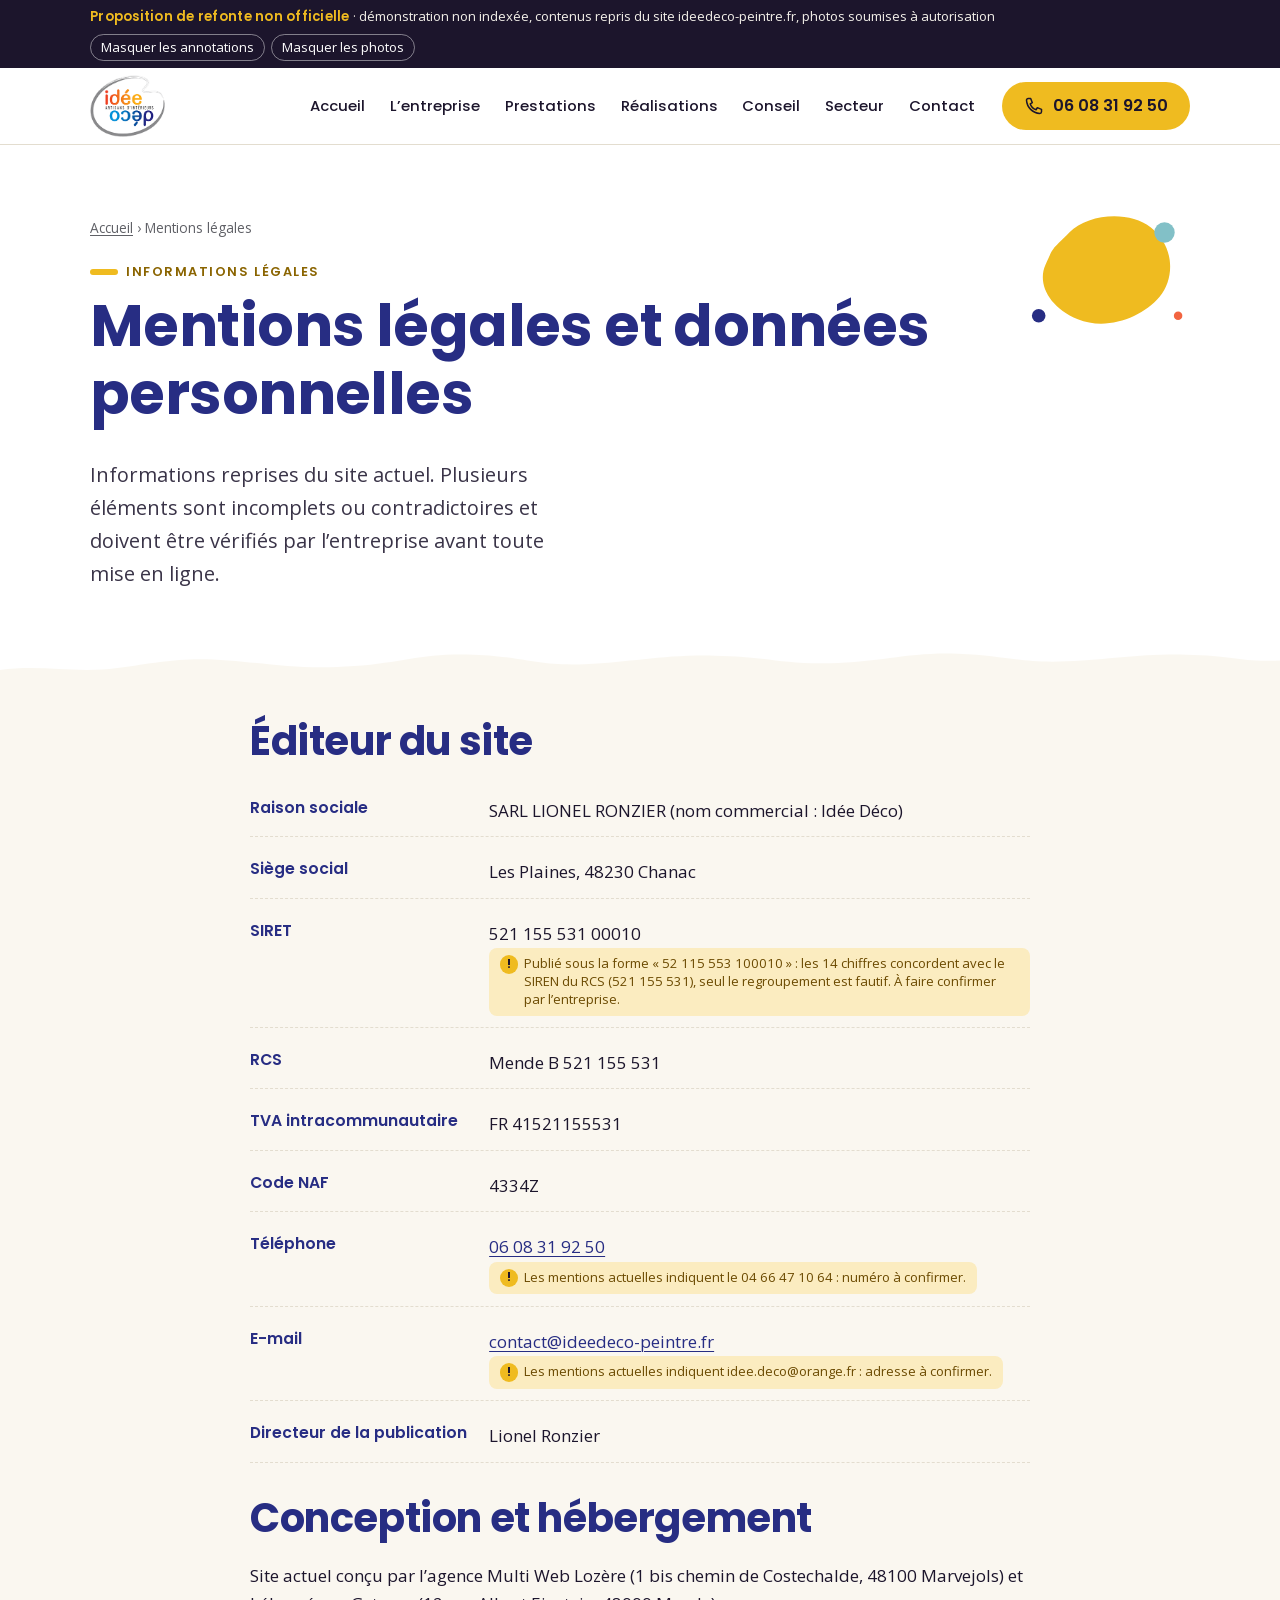
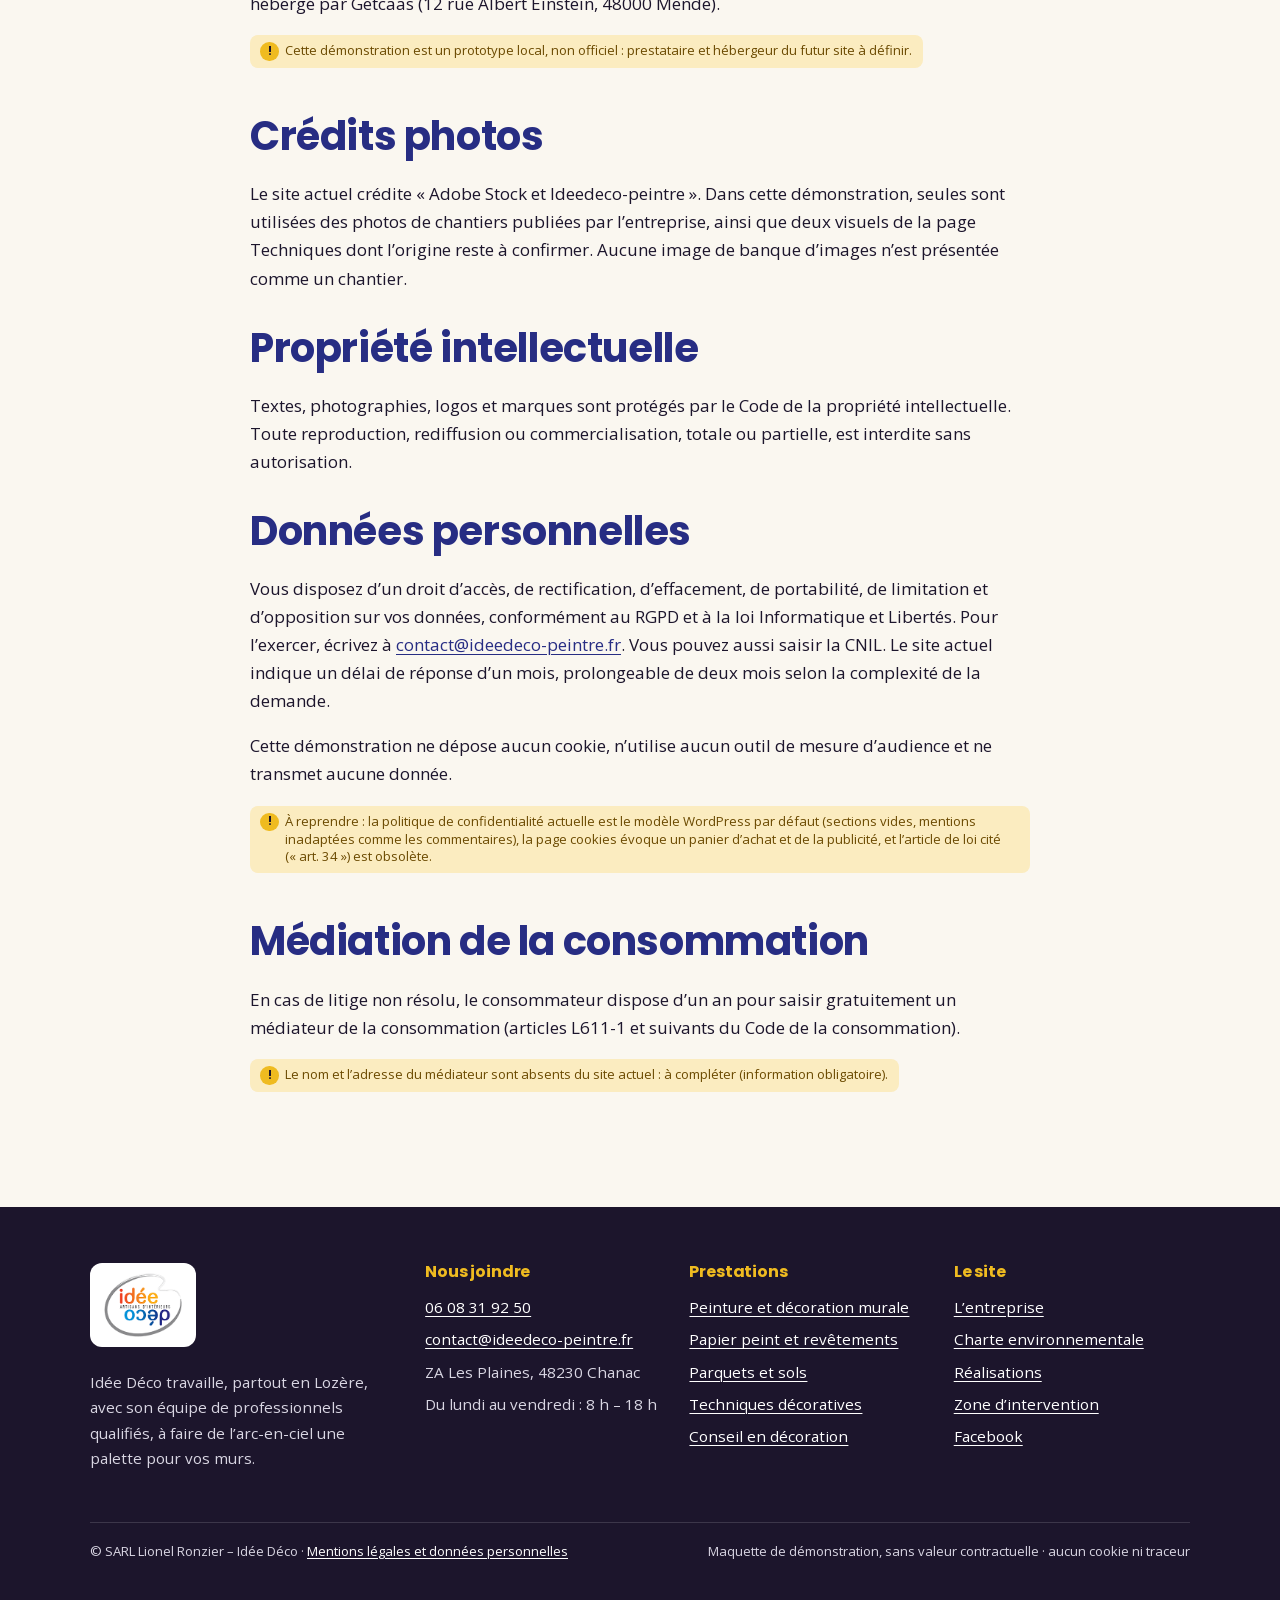
<file: demo/mentions.html>
<!doctype html>
<html lang="fr">
<head>
<meta charset="utf-8">
<meta name="viewport" content="width=device-width, initial-scale=1">
<meta name="robots" content="noindex, nofollow, noarchive, noimageindex">
<title>Mentions légales – Idée Déco (démo non officielle)</title>
<meta name="description" content="Mentions légales, crédits et données personnelles – démonstration non officielle.">
<meta name="theme-color" content="#272d83">
<link rel="icon" href="img/logo-favicon.png">
<link rel="preload" href="assets/fonts/poppins-700.woff2" as="font" type="font/woff2" crossorigin>
<link rel="stylesheet" href="assets/site.css">
</head>
<body>
<a class="skip" href="#main">Aller au contenu</a>
<div class="demo-bar" role="note"><div class="wrap">
  <span><strong>Proposition de refonte non officielle</strong> · démonstration non indexée, contenus repris du site ideedeco-peintre.fr, photos soumises à autorisation</span>
  <span class="btns" style="gap:.4rem"><button type="button" data-toggle-anno aria-pressed="false">Masquer les annotations</button><button type="button" data-toggle-photos aria-pressed="false">Masquer les photos</button></span>
</div></div>
<header class="site-head">
  <div class="wrap">
    <a class="brand" href="index.html"><img src="img/logo-menu.png" alt="Idée Déco – Artisans d’intérieurs, accueil" width="212" height="175"></a>
    <button class="burger" type="button" aria-expanded="false" aria-controls="nav" aria-label="Ouvrir le menu">
      <svg width="26" height="26" viewBox="0 0 24 24" fill="none" stroke="currentColor" stroke-width="2.2" stroke-linecap="round" aria-hidden="true"><path d="M4 7h16M4 12h16M4 17h10"/></svg></button>
    <nav class="nav" id="nav" aria-label="Navigation principale"><ul><li><a href="index.html">Accueil</a></li><li><a href="entreprise.html">L’entreprise</a></li><li><a href="prestations.html">Prestations</a></li><li><a href="realisations.html">Réalisations</a></li><li><a href="conseil.html">Conseil</a></li><li><a href="zone.html">Secteur</a></li><li><a href="contact.html">Contact</a></li></ul></nav>
    <div class="head-cta"><a class="btn btn-gold" href="tel:+33608319250"><svg width="20" height="20" viewBox="0 0 24 24" fill="none" stroke="currentColor" stroke-width="1.8" stroke-linecap="round" stroke-linejoin="round" aria-hidden="true" focusable="false"><path d="M5 3h3l2 5-2.5 1.5a11 11 0 0 0 7 7L16 14l5 2v3a2 2 0 0 1-2 2A17 17 0 0 1 3 5a2 2 0 0 1 2-2z"/></svg>06 08 31 92 50</a></div>
  </div>
</header>
<main id="main">
<section class="page-head brush-bottom"><div class="wrap">
  <p class="crumbs"><a href="index.html">Accueil</a> › <span aria-current="page">Mentions légales</span></p>
  <svg class="splash" viewBox="0 0 200 160" aria-hidden="true"><path fill="#efbb20" d="M58 30c22-22 70-26 96-6s30 58 10 82-62 40-96 26-48-42-38-64 6-16 28-38z"/><circle fill="#82c0c7" cx="170" cy="30" r="12"/><circle fill="#272d83" cx="22" cy="128" r="8"/><circle fill="#f26440" cx="186" cy="128" r="5"/></svg>
  <p class="eyebrow">Informations légales</p>
  <h1>Mentions légales et données personnelles</h1>
  <p class="lead">Informations reprises du site actuel. Plusieurs éléments sont incomplets ou contradictoires et doivent être vérifiés par l’entreprise avant toute mise en ligne.</p>
</div></section>
<section class="section" style="padding-top:32px"><div class="wrap" style="max-width:860px">
  <h2>Éditeur du site</h2>
  <dl class="defs">
    <div><dt>Raison sociale</dt><dd>SARL LIONEL RONZIER (nom commercial : Idée Déco)</dd></div>
    <div><dt>Siège social</dt><dd>Les Plaines, 48230 Chanac</dd></div>
    <div><dt>SIRET</dt><dd>521 155 531 00010 <span class="flag">Publié sous la forme « 52 115 553 100010 » : les 14 chiffres concordent avec le SIREN du RCS (521 155 531), seul le regroupement est fautif. À faire confirmer par l’entreprise.</span></dd></div>
    <div><dt>RCS</dt><dd>Mende B 521 155 531</dd></div>
    <div><dt>TVA intracommunautaire</dt><dd>FR 41521155531</dd></div>
    <div><dt>Code NAF</dt><dd>4334Z</dd></div>
    <div><dt>Téléphone</dt><dd><a href="tel:+33608319250">06 08 31 92 50</a> <span class="flag">Les mentions actuelles indiquent le 04 66 47 10 64 : numéro à confirmer.</span></dd></div>
    <div><dt>E-mail</dt><dd><a href="mailto:contact@ideedeco-peintre.fr">contact@ideedeco-peintre.fr</a> <span class="flag">Les mentions actuelles indiquent idee.deco@orange.fr : adresse à confirmer.</span></dd></div>
    <div><dt>Directeur de la publication</dt><dd>Lionel Ronzier</dd></div>
  </dl>
  <h2 style="margin-top:2rem">Conception et hébergement</h2>
  <p>Site actuel conçu par l’agence Multi Web Lozère (1 bis chemin de Costechalde, 48100 Marvejols) et hébergé par Getcaas (12 rue Albert Einstein, 48000 Mende).</p>
  <p class="flag">Cette démonstration est un prototype local, non officiel : prestataire et hébergeur du futur site à définir.</p>
  <h2 style="margin-top:2rem">Crédits photos</h2>
  <p>Le site actuel crédite « Adobe Stock et Ideedeco-peintre ». Dans cette démonstration, seules sont utilisées des photos de chantiers publiées par l’entreprise, ainsi que deux visuels de la page Techniques dont l’origine reste à confirmer. Aucune image de banque d’images n’est présentée comme un chantier.</p>
  <h2 style="margin-top:2rem">Propriété intellectuelle</h2>
  <p>Textes, photographies, logos et marques sont protégés par le Code de la propriété intellectuelle. Toute reproduction, rediffusion ou commercialisation, totale ou partielle, est interdite sans autorisation.</p>
  <h2 style="margin-top:2rem">Données personnelles</h2>
  <p>Vous disposez d’un droit d’accès, de rectification, d’effacement, de portabilité, de limitation et d’opposition sur vos données, conformément au RGPD et à la loi Informatique et Libertés. Pour l’exercer, écrivez à <a href="mailto:contact@ideedeco-peintre.fr">contact@ideedeco-peintre.fr</a>. Vous pouvez aussi saisir la CNIL. Le site actuel indique un délai de réponse d’un mois, prolongeable de deux mois selon la complexité de la demande.</p>
  <p>Cette démonstration ne dépose aucun cookie, n’utilise aucun outil de mesure d’audience et ne transmet aucune donnée.</p>
  <p class="flag">À reprendre : la politique de confidentialité actuelle est le modèle WordPress par défaut (sections vides, mentions inadaptées comme les commentaires), la page cookies évoque un panier d’achat et de la publicité, et l’article de loi cité (« art. 34 ») est obsolète.</p>
  <h2 style="margin-top:2rem">Médiation de la consommation</h2>
  <p>En cas de litige non résolu, le consommateur dispose d’un an pour saisir gratuitement un médiateur de la consommation (articles L611-1 et suivants du Code de la consommation).</p>
  <p class="flag">Le nom et l’adresse du médiateur sont absents du site actuel : à compléter (information obligatoire).</p>
</div></section>

</main>
<footer class="site-foot">
  <div class="wrap">
    <div class="foot-grid">
      <div>
        <a class="foot-logo" href="index.html"><img src="img/logo-menu.png" alt="Idée Déco" width="212" height="175" loading="lazy"></a>
        <p>Idée Déco travaille, partout en Lozère, avec son équipe de professionnels qualifiés, à faire de l’arc-en-ciel une palette pour vos murs.</p>
      </div>
      <div>
        <h2>Nous joindre</h2>
        <ul>
          <li><a href="tel:+33608319250">06 08 31 92 50</a></li>
          <li><a href="mailto:contact@ideedeco-peintre.fr">contact@ideedeco-peintre.fr</a></li>
          <li>ZA Les Plaines, 48230 Chanac</li>
          <li>Du lundi au vendredi : 8 h – 18 h</li>
        </ul>
      </div>
      <div>
        <h2>Prestations</h2>
        <ul>
          <li><a href="prestations.html#peinture">Peinture et décoration murale</a></li>
          <li><a href="prestations.html#papier-peint">Papier peint et revêtements</a></li>
          <li><a href="prestations.html#sols">Parquets et sols</a></li>
          <li><a href="prestations.html#techniques">Techniques décoratives</a></li>
          <li><a href="conseil.html">Conseil en décoration</a></li>
        </ul>
      </div>
      <div>
        <h2>Le site</h2>
        <ul>
          <li><a href="entreprise.html">L’entreprise</a></li>
          <li><a href="entreprise.html#environnement">Charte environnementale</a></li>
          <li><a href="realisations.html">Réalisations</a></li>
          <li><a href="zone.html">Zone d’intervention</a></li>
          <li><a href="https://www.facebook.com/IDEE-DECO-1441258242870933/" rel="noopener noreferrer" target="_blank">Facebook<span class="sr-only"> (nouvelle fenêtre)</span></a></li>
        </ul>
      </div>
    </div>
    <div class="foot-legal">
      <span>© SARL Lionel Ronzier – Idée Déco · <a href="mentions.html">Mentions légales et données personnelles</a></span>
      <span>Maquette de démonstration, sans valeur contractuelle · aucun cookie ni traceur</span>
    </div>
  </div>
</footer>
<div class="mbar">
  <a class="btn btn-gold" href="tel:+33608319250"><svg width="20" height="20" viewBox="0 0 24 24" fill="none" stroke="currentColor" stroke-width="1.8" stroke-linecap="round" stroke-linejoin="round" aria-hidden="true" focusable="false"><path d="M5 3h3l2 5-2.5 1.5a11 11 0 0 0 7 7L16 14l5 2v3a2 2 0 0 1-2 2A17 17 0 0 1 3 5a2 2 0 0 1 2-2z"/></svg>Appeler</a>
  <a class="btn btn-navy" href="mailto:contact@ideedeco-peintre.fr"><svg width="20" height="20" viewBox="0 0 24 24" fill="none" stroke="currentColor" stroke-width="1.8" stroke-linecap="round" stroke-linejoin="round" aria-hidden="true" focusable="false"><rect x="3" y="5" width="18" height="14" rx="2"/><path d="M3 7l9 6 9-6"/></svg>Écrire</a>
</div>
<script src="assets/site.js"></script>
</body>
</html>
</file>
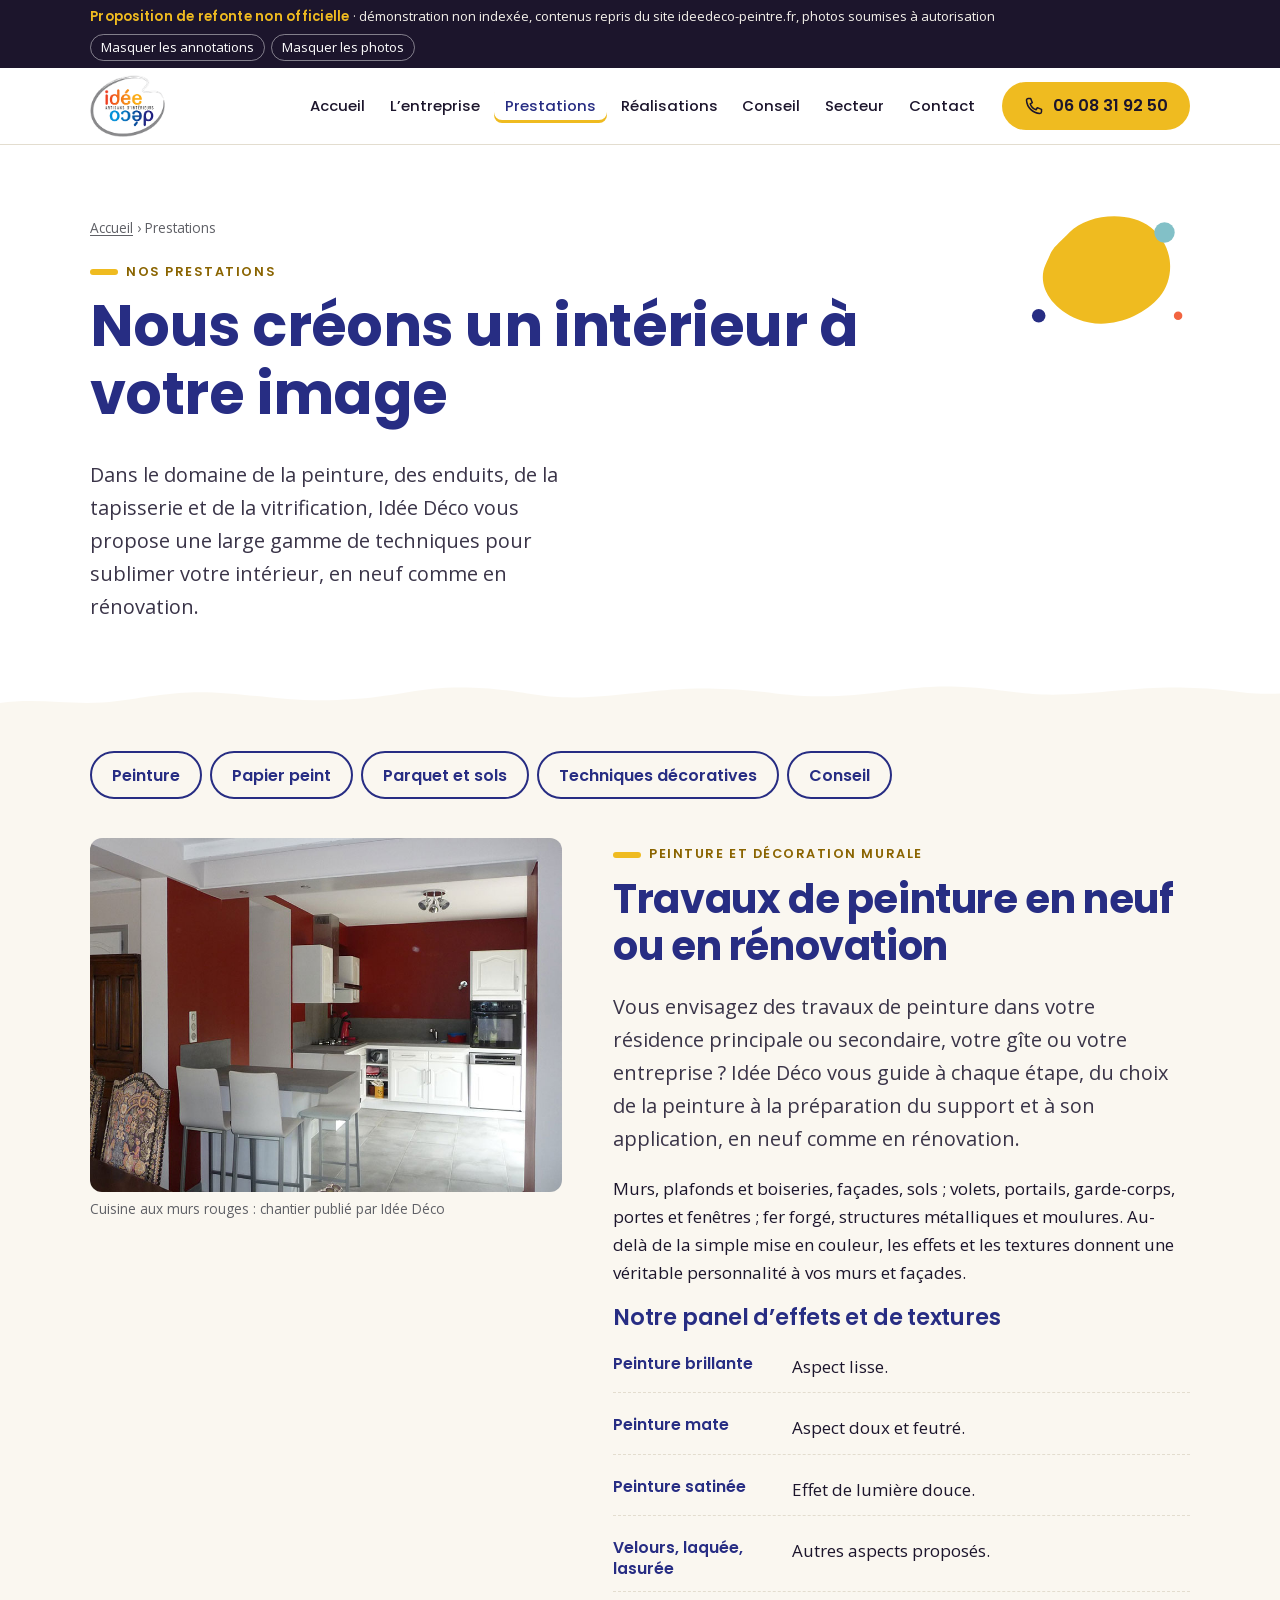
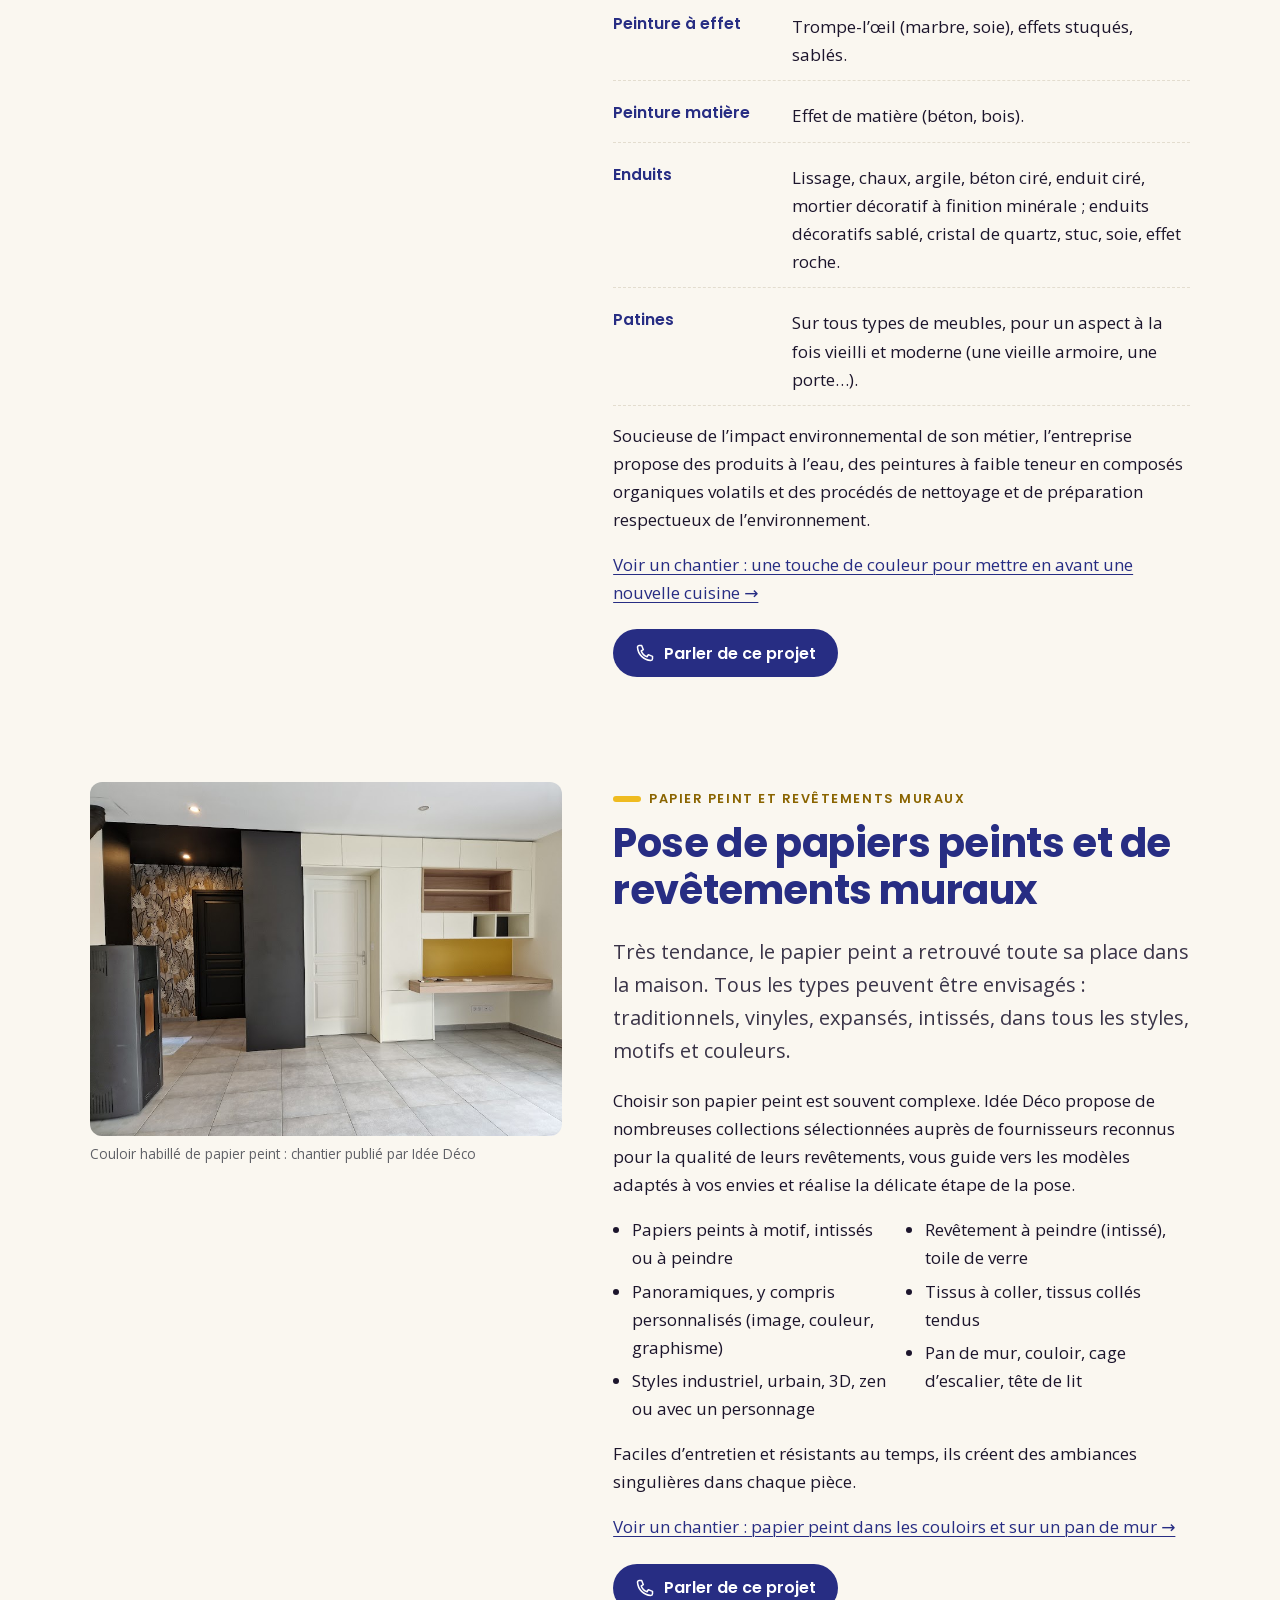
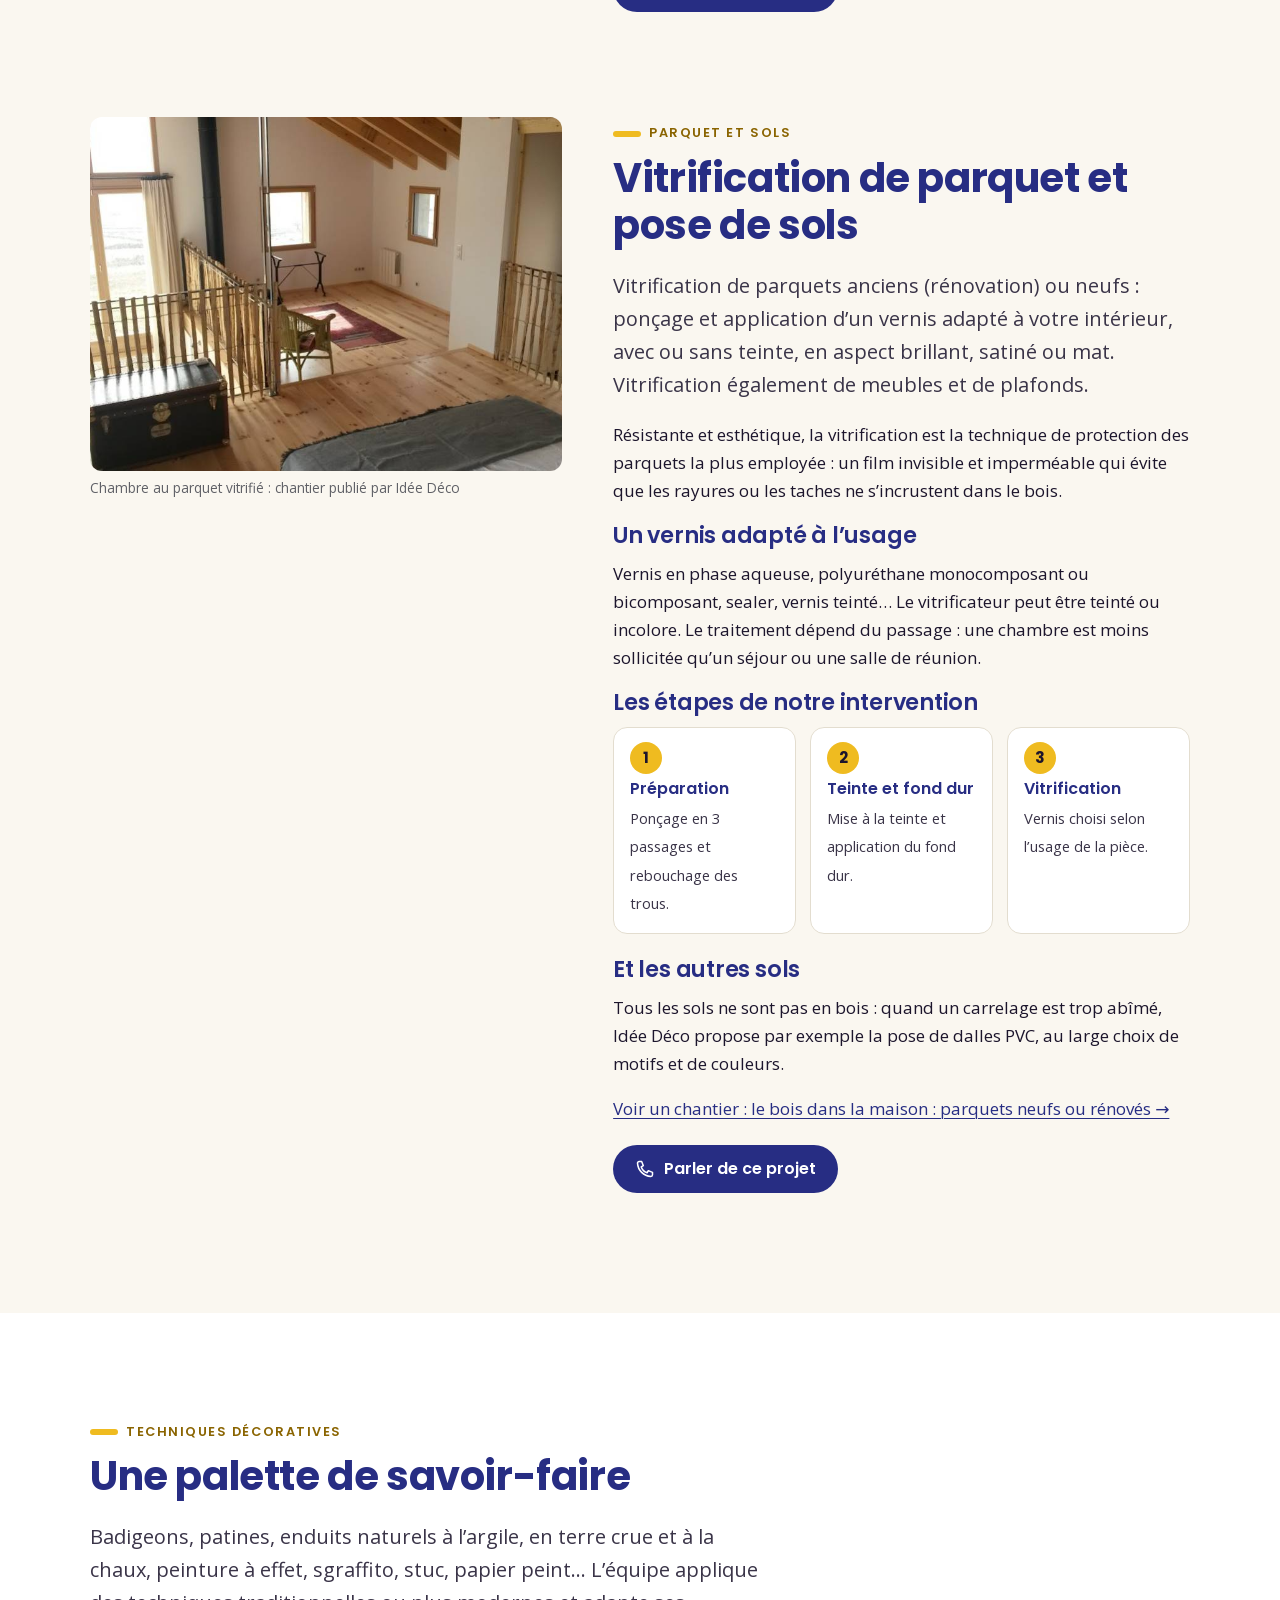
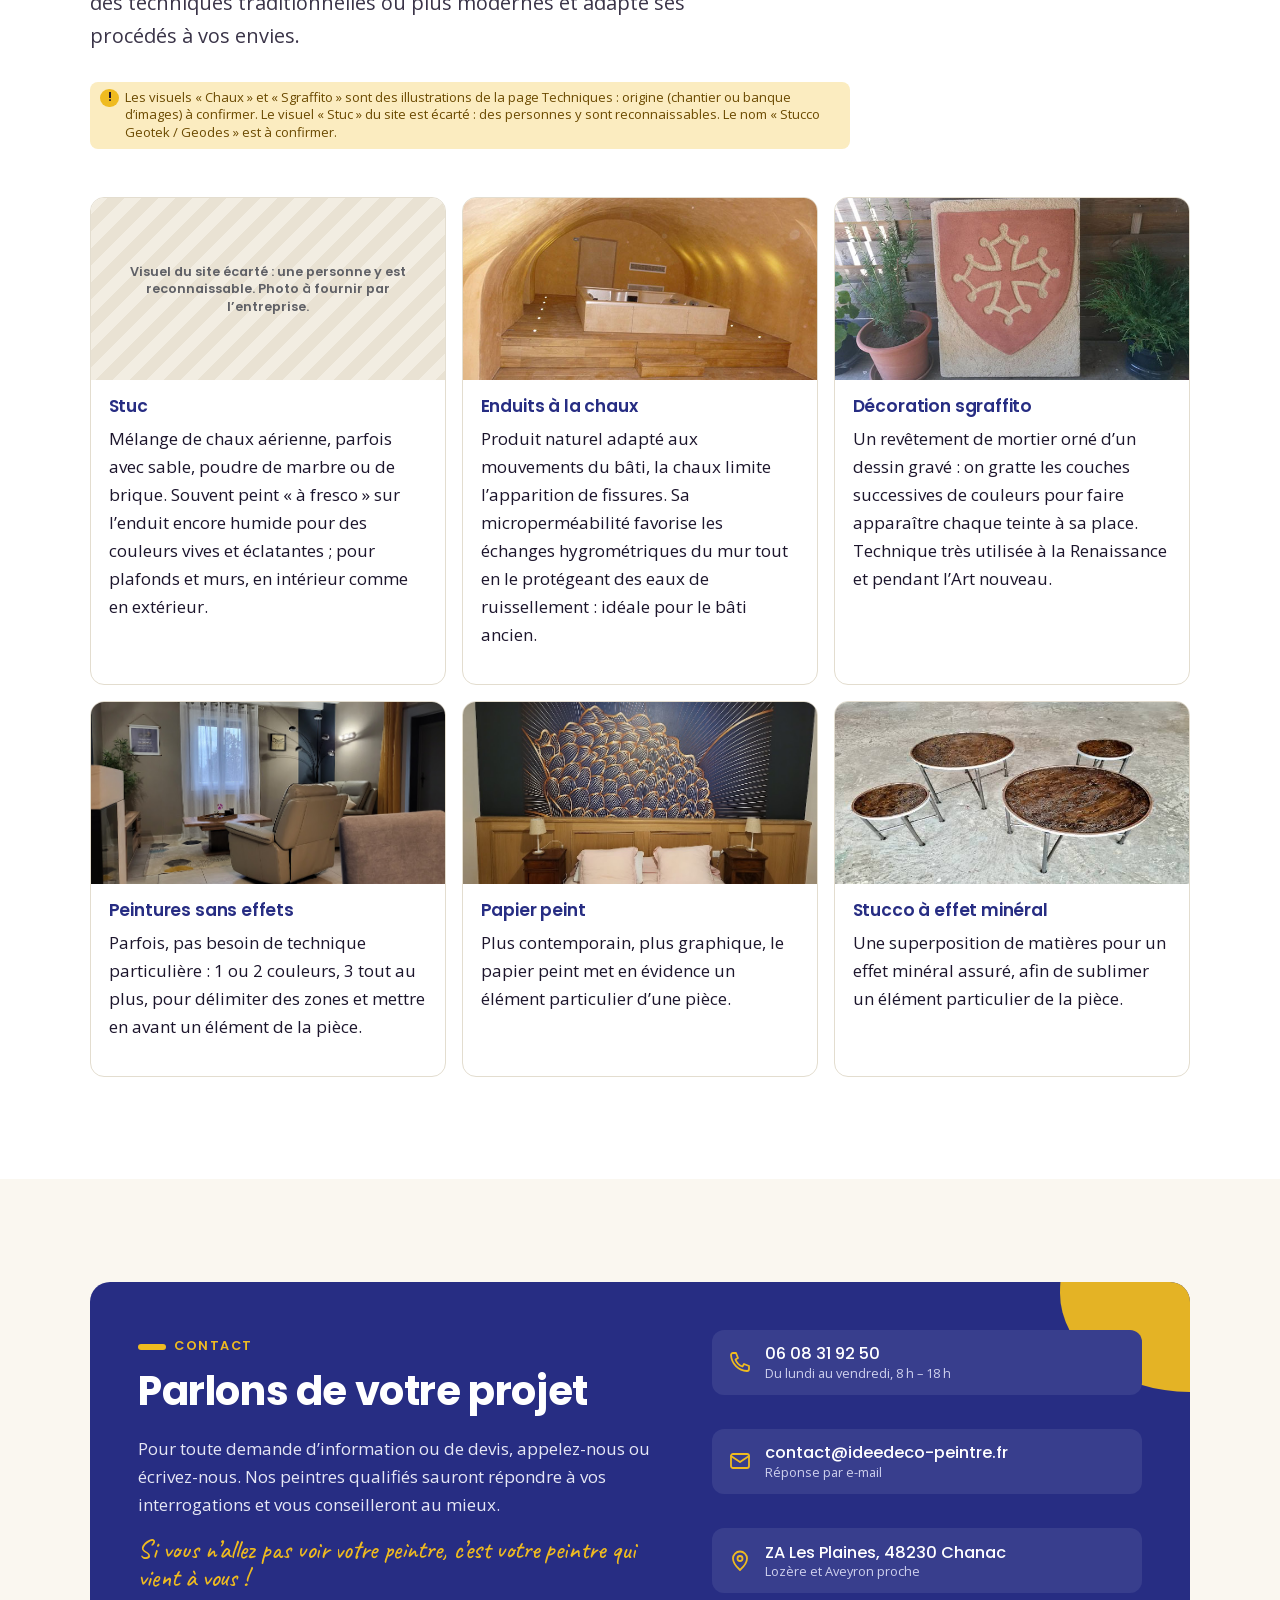
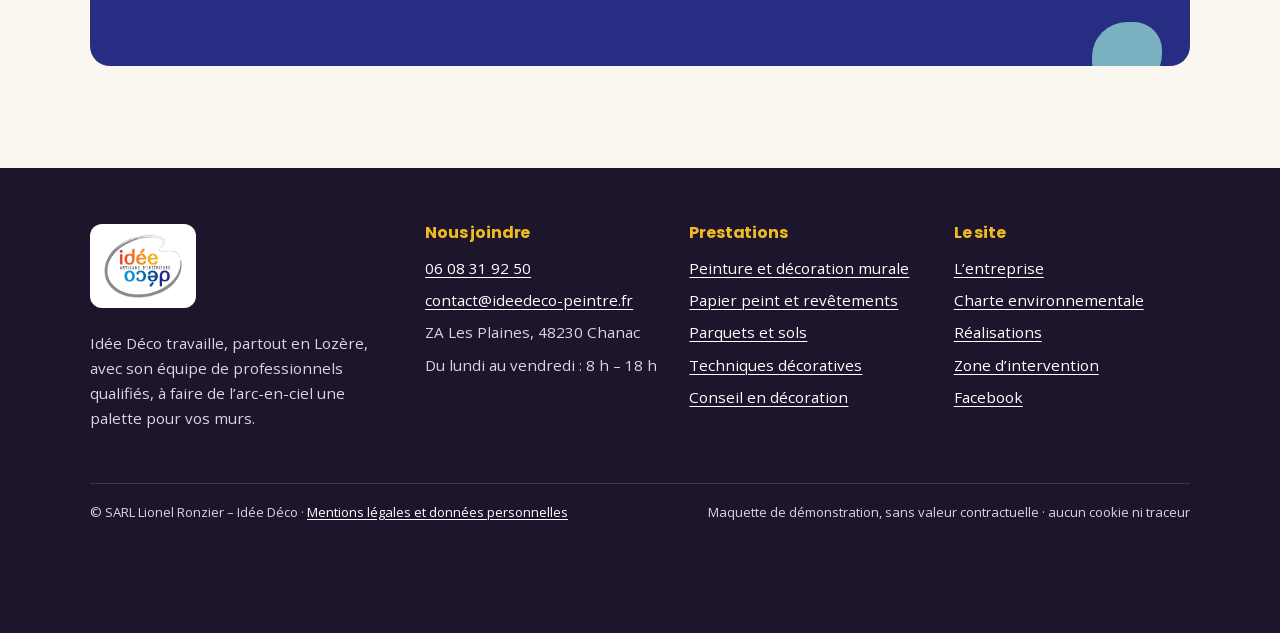
<file: demo/prestations.html>
<!doctype html>
<html lang="fr">
<head>
<meta charset="utf-8">
<meta name="viewport" content="width=device-width, initial-scale=1">
<meta name="robots" content="noindex, nofollow, noarchive, noimageindex">
<title>Prestations : peinture, papier peint, parquet, techniques – Idée Déco (démo non officielle)</title>
<meta name="description" content="Peinture intérieure et extérieure, papier peint, vitrification de parquet, enduits et techniques décoratives en Lozère.">
<meta name="theme-color" content="#272d83">
<link rel="icon" href="img/logo-favicon.png">
<link rel="preload" href="assets/fonts/poppins-700.woff2" as="font" type="font/woff2" crossorigin>
<link rel="stylesheet" href="assets/site.css">
</head>
<body>
<a class="skip" href="#main">Aller au contenu</a>
<div class="demo-bar" role="note"><div class="wrap">
  <span><strong>Proposition de refonte non officielle</strong> · démonstration non indexée, contenus repris du site ideedeco-peintre.fr, photos soumises à autorisation</span>
  <span class="btns" style="gap:.4rem"><button type="button" data-toggle-anno aria-pressed="false">Masquer les annotations</button><button type="button" data-toggle-photos aria-pressed="false">Masquer les photos</button></span>
</div></div>
<header class="site-head">
  <div class="wrap">
    <a class="brand" href="index.html"><img src="img/logo-menu.png" alt="Idée Déco – Artisans d’intérieurs, accueil" width="212" height="175"></a>
    <button class="burger" type="button" aria-expanded="false" aria-controls="nav" aria-label="Ouvrir le menu">
      <svg width="26" height="26" viewBox="0 0 24 24" fill="none" stroke="currentColor" stroke-width="2.2" stroke-linecap="round" aria-hidden="true"><path d="M4 7h16M4 12h16M4 17h10"/></svg></button>
    <nav class="nav" id="nav" aria-label="Navigation principale"><ul><li><a href="index.html">Accueil</a></li><li><a href="entreprise.html">L’entreprise</a></li><li><a href="prestations.html" aria-current="page">Prestations</a></li><li><a href="realisations.html">Réalisations</a></li><li><a href="conseil.html">Conseil</a></li><li><a href="zone.html">Secteur</a></li><li><a href="contact.html">Contact</a></li></ul></nav>
    <div class="head-cta"><a class="btn btn-gold" href="tel:+33608319250"><svg width="20" height="20" viewBox="0 0 24 24" fill="none" stroke="currentColor" stroke-width="1.8" stroke-linecap="round" stroke-linejoin="round" aria-hidden="true" focusable="false"><path d="M5 3h3l2 5-2.5 1.5a11 11 0 0 0 7 7L16 14l5 2v3a2 2 0 0 1-2 2A17 17 0 0 1 3 5a2 2 0 0 1 2-2z"/></svg>06 08 31 92 50</a></div>
  </div>
</header>
<main id="main">
<section class="page-head brush-bottom"><div class="wrap">
  <p class="crumbs"><a href="index.html">Accueil</a> › <span aria-current="page">Prestations</span></p>
  <svg class="splash" viewBox="0 0 200 160" aria-hidden="true"><path fill="#efbb20" d="M58 30c22-22 70-26 96-6s30 58 10 82-62 40-96 26-48-42-38-64 6-16 28-38z"/><circle fill="#82c0c7" cx="170" cy="30" r="12"/><circle fill="#272d83" cx="22" cy="128" r="8"/><circle fill="#f26440" cx="186" cy="128" r="5"/></svg>
  <p class="eyebrow">Nos prestations</p>
  <h1>Nous créons un intérieur à votre image</h1>
  <p class="lead">Dans le domaine de la peinture, des enduits, de la tapisserie et de la vitrification, Idée Déco vous propose une large gamme de techniques pour sublimer votre intérieur, en neuf comme en rénovation.</p>
</div></section>
<section class="section" style="padding-top:32px"><div class="wrap">
  <nav aria-label="Prestations" class="filters" style="margin-bottom:2.4rem">
    <a class="btn btn-line" href="#peinture">Peinture</a><a class="btn btn-line" href="#papier-peint">Papier peint</a><a class="btn btn-line" href="#sols">Parquet et sols</a><a class="btn btn-line" href="#techniques">Techniques décoratives</a><a class="btn btn-line" href="conseil.html">Conseil</a>
  </nav>
  <section class="svc" id="peinture" aria-labelledby="peinture-t">
  <div class="svc-aside reveal"><figure class="ph-fig"><img src="img/realisation-peinture-2.jpg" alt="Cuisine aux murs rouges : chantier publié par Idée Déco" width="1000" height="640" loading="lazy" decoding="async"></figure><p class="note" style="margin-top:.4rem">Cuisine aux murs rouges : chantier publié par Idée Déco</p></div>
  <div><p class="eyebrow">Peinture et décoration murale</p><h2 id="peinture-t">Travaux de peinture en neuf ou en rénovation</h2><p class="lead">Vous envisagez des travaux de peinture dans votre résidence principale ou secondaire, votre gîte ou votre entreprise ? Idée Déco vous guide à chaque étape, du choix de la peinture à la préparation du support et à son application, en neuf comme en rénovation.</p>
<p>Murs, plafonds et boiseries, façades, sols ; volets, portails, garde-corps, portes et fenêtres ; fer forgé, structures métalliques et moulures. Au-delà de la simple mise en couleur, les effets et les textures donnent une véritable personnalité à vos murs et façades.</p>
<h3>Notre panel d’effets et de textures</h3>
<dl class="defs">
<div><dt>Peinture brillante</dt><dd>Aspect lisse.</dd></div>
<div><dt>Peinture mate</dt><dd>Aspect doux et feutré.</dd></div>
<div><dt>Peinture satinée</dt><dd>Effet de lumière douce.</dd></div>
<div><dt>Velours, laquée, lasurée</dt><dd>Autres aspects proposés.</dd></div>
<div><dt>Peinture à effet</dt><dd>Trompe-l’œil (marbre, soie), effets stuqués, sablés.</dd></div>
<div><dt>Peinture matière</dt><dd>Effet de matière (béton, bois).</dd></div>
<div><dt>Enduits</dt><dd>Lissage, chaux, argile, béton ciré, enduit ciré, mortier décoratif à finition minérale ; enduits décoratifs sablé, cristal de quartz, stuc, soie, effet roche.</dd></div>
<div><dt>Patines</dt><dd>Sur tous types de meubles, pour un aspect à la fois vieilli et moderne (une vieille armoire, une porte…).</dd></div>
</dl>
<p style="margin-top:1rem">Soucieuse de l’impact environnemental de son métier, l’entreprise propose des produits à l’eau, des peintures à faible teneur en composés organiques volatils et des procédés de nettoyage et de préparation respectueux de l’environnement.</p><p><a href="realisations.html#cuisine">Voir un chantier : une touche de couleur pour mettre en avant une nouvelle cuisine →</a></p>
  <p style="margin-top:1.4rem"><a class="btn btn-navy" href="tel:+33608319250"><svg width="20" height="20" viewBox="0 0 24 24" fill="none" stroke="currentColor" stroke-width="1.8" stroke-linecap="round" stroke-linejoin="round" aria-hidden="true" focusable="false"><path d="M5 3h3l2 5-2.5 1.5a11 11 0 0 0 7 7L16 14l5 2v3a2 2 0 0 1-2 2A17 17 0 0 1 3 5a2 2 0 0 1 2-2z"/></svg>Parler de ce projet</a></p></div>
</section>
  <section class="svc" id="papier-peint" aria-labelledby="papier-peint-t">
  <div class="svc-aside reveal"><figure class="ph-fig"><img src="img/20240131_151227.jpg" alt="Couloir habillé de papier peint : chantier publié par Idée Déco" width="809" height="607" loading="lazy" decoding="async"></figure><p class="note" style="margin-top:.4rem">Couloir habillé de papier peint : chantier publié par Idée Déco</p></div>
  <div><p class="eyebrow">Papier peint et revêtements muraux</p><h2 id="papier-peint-t">Pose de papiers peints et de revêtements muraux</h2><p class="lead">Très tendance, le papier peint a retrouvé toute sa place dans la maison. Tous les types peuvent être envisagés : traditionnels, vinyles, expansés, intissés, dans tous les styles, motifs et couleurs.</p>
<p>Choisir son papier peint est souvent complexe. Idée Déco propose de nombreuses collections sélectionnées auprès de fournisseurs reconnus pour la qualité de leurs revêtements, vous guide vers les modèles adaptés à vos envies et réalise la délicate étape de la pose.</p>
<ul class="list-2">
<li>Papiers peints à motif, intissés ou à peindre</li><li>Panoramiques, y compris personnalisés (image, couleur, graphisme)</li><li>Styles industriel, urbain, 3D, zen ou avec un personnage</li><li>Revêtement à peindre (intissé), toile de verre</li><li>Tissus à coller, tissus collés tendus</li><li>Pan de mur, couloir, cage d’escalier, tête de lit</li>
</ul>
<p>Faciles d’entretien et résistants au temps, ils créent des ambiances singulières dans chaque pièce.</p><p><a href="realisations.html#couloirs">Voir un chantier : papier peint dans les couloirs et sur un pan de mur →</a></p>
  <p style="margin-top:1.4rem"><a class="btn btn-navy" href="tel:+33608319250"><svg width="20" height="20" viewBox="0 0 24 24" fill="none" stroke="currentColor" stroke-width="1.8" stroke-linecap="round" stroke-linejoin="round" aria-hidden="true" focusable="false"><path d="M5 3h3l2 5-2.5 1.5a11 11 0 0 0 7 7L16 14l5 2v3a2 2 0 0 1-2 2A17 17 0 0 1 3 5a2 2 0 0 1 2-2z"/></svg>Parler de ce projet</a></p></div>
</section>
  <section class="svc" id="sols" aria-labelledby="sols-t">
  <div class="svc-aside reveal"><figure class="ph-fig"><img src="img/vitrification-chambre.jpg" alt="Chambre au parquet vitrifié : chantier publié par Idée Déco" width="800" height="569" loading="lazy" decoding="async"></figure><p class="note" style="margin-top:.4rem">Chambre au parquet vitrifié : chantier publié par Idée Déco</p></div>
  <div><p class="eyebrow">Parquet et sols</p><h2 id="sols-t">Vitrification de parquet et pose de sols</h2><p class="lead">Vitrification de parquets anciens (rénovation) ou neufs : ponçage et application d’un vernis adapté à votre intérieur, avec ou sans teinte, en aspect brillant, satiné ou mat. Vitrification également de meubles et de plafonds.</p>
<p>Résistante et esthétique, la vitrification est la technique de protection des parquets la plus employée : un film invisible et imperméable qui évite que les rayures ou les taches ne s’incrustent dans le bois.</p>
<h3>Un vernis adapté à l’usage</h3>
<p>Vernis en phase aqueuse, polyuréthane monocomposant ou bicomposant, sealer, vernis teinté… Le vitrificateur peut être teinté ou incolore. Le traitement dépend du passage : une chambre est moins sollicitée qu’un séjour ou une salle de réunion.</p>
<h3>Les étapes de notre intervention</h3>
<ol class="steps steps-3">
<li><b>Préparation</b><span>Ponçage en 3 passages et rebouchage des trous.</span></li>
<li><b>Teinte et fond dur</b><span>Mise à la teinte et application du fond dur.</span></li>
<li><b>Vitrification</b><span>Vernis choisi selon l’usage de la pièce.</span></li>
</ol>
<h3 style="margin-top:1.4rem">Et les autres sols</h3>
<p>Tous les sols ne sont pas en bois : quand un carrelage est trop abîmé, Idée Déco propose par exemple la pose de dalles PVC, au large choix de motifs et de couleurs.</p><p><a href="realisations.html#bois">Voir un chantier : le bois dans la maison : parquets neufs ou rénovés →</a></p>
  <p style="margin-top:1.4rem"><a class="btn btn-navy" href="tel:+33608319250"><svg width="20" height="20" viewBox="0 0 24 24" fill="none" stroke="currentColor" stroke-width="1.8" stroke-linecap="round" stroke-linejoin="round" aria-hidden="true" focusable="false"><path d="M5 3h3l2 5-2.5 1.5a11 11 0 0 0 7 7L16 14l5 2v3a2 2 0 0 1-2 2A17 17 0 0 1 3 5a2 2 0 0 1 2-2z"/></svg>Parler de ce projet</a></p></div>
</section>
</div></section>
<section class="section alt" id="techniques" aria-labelledby="tech-t"><div class="wrap">
  <div class="section-head reveal">
    <p class="eyebrow">Techniques décoratives</p>
    <h2 id="tech-t">Une palette de savoir-faire</h2>
    <p class="lead">Badigeons, patines, enduits naturels à l’argile, en terre crue et à la chaux, peinture à effet, sgraffito, stuc, papier peint… L’équipe applique des techniques traditionnelles ou plus modernes et adapte ses procédés à vos envies.</p>
    <p class="anno flag">Les visuels « Chaux » et « Sgraffito » sont des illustrations de la page Techniques : origine (chantier ou banque d’images) à confirmer. Le visuel « Stuc » du site est écarté : des personnes y sont reconnaissables. Le nom « Stucco Geotek / Geodes » est à confirmer.</p>
  </div>
  <div class="tech"><article class="reveal"><figure class="ph-fig"><div class="ph-none"><span>Visuel du site écarté : une personne y est reconnaissable. Photo à fournir par l’entreprise.</span></div></figure><div class="t"><h3>Stuc</h3><p>Mélange de chaux aérienne, parfois avec sable, poudre de marbre ou de brique. Souvent peint « à fresco » sur l’enduit encore humide pour des couleurs vives et éclatantes ; pour plafonds et murs, en intérieur comme en extérieur.</p></div></article><article class="reveal"><figure class="ph-fig"><img src="img/technique-deco-chaux.jpg" alt="Enduits à la chaux – illustration publiée sur la page Techniques" width="632" height="325" loading="lazy" decoding="async"></figure><div class="t"><h3>Enduits à la chaux</h3><p>Produit naturel adapté aux mouvements du bâti, la chaux limite l’apparition de fissures. Sa microperméabilité favorise les échanges hygrométriques du mur tout en le protégeant des eaux de ruissellement : idéale pour le bâti ancien.</p></div></article><article class="reveal"><figure class="ph-fig"><img src="img/technique-deco-sgraffito.jpg" alt="Décoration sgraffito – illustration publiée sur la page Techniques" width="632" height="325" loading="lazy" decoding="async"></figure><div class="t"><h3>Décoration sgraffito</h3><p>Un revêtement de mortier orné d’un dessin gravé : on gratte les couches successives de couleurs pour faire apparaître chaque teinte à sa place. Technique très utilisée à la Renaissance et pendant l’Art nouveau.</p></div></article><article class="reveal"><figure class="ph-fig"><img src="img/20221220_101928.jpg" alt="Peintures sans effets – illustration publiée sur la page Techniques" width="757" height="568" loading="lazy" decoding="async"></figure><div class="t"><h3>Peintures sans effets</h3><p>Parfois, pas besoin de technique particulière : 1 ou 2 couleurs, 3 tout au plus, pour délimiter des zones et mettre en avant un élément de la pièce.</p></div></article><article class="reveal"><figure class="ph-fig"><img src="img/20221208_111653.jpg" alt="Papier peint – illustration publiée sur la page Techniques" width="825" height="619" loading="lazy" decoding="async"></figure><div class="t"><h3>Papier peint</h3><p>Plus contemporain, plus graphique, le papier peint met en évidence un élément particulier d’une pièce.</p></div></article><article class="reveal"><figure class="ph-fig"><img src="img/tables-effet-mineral.jpg" alt="Stucco à effet minéral – illustration publiée sur la page Techniques" width="632" height="325" loading="lazy" decoding="async"></figure><div class="t"><h3>Stucco à effet minéral</h3><p>Une superposition de matières pour un effet minéral assuré, afin de sublimer un élément particulier de la pièce.</p></div></article></div>
</div></section>
<section class="section" aria-labelledby="cb-title"><div class="wrap">
  <div class="contact-band reveal">
    <div>
      <p class="eyebrow">Contact</p>
      <h2 id="cb-title">Parlons de votre projet</h2>
      <p>Pour toute demande d’information ou de devis, appelez-nous ou écrivez-nous. Nos peintres qualifiés sauront répondre à vos interrogations et vous conseilleront au mieux.</p>
      <p class="hand" style="color:var(--gold)">Si vous n’allez pas voir votre peintre, c’est votre peintre qui vient à vous !</p>
    </div>
    <ul class="coord">
      <li><a href="tel:+33608319250"><svg width="24" height="24" viewBox="0 0 24 24" fill="none" stroke="currentColor" stroke-width="1.8" stroke-linecap="round" stroke-linejoin="round" aria-hidden="true" focusable="false"><path d="M5 3h3l2 5-2.5 1.5a11 11 0 0 0 7 7L16 14l5 2v3a2 2 0 0 1-2 2A17 17 0 0 1 3 5a2 2 0 0 1 2-2z"/></svg><span>06 08 31 92 50<small>Du lundi au vendredi, 8 h – 18 h</small></span></a></li>
      <li><a href="mailto:contact@ideedeco-peintre.fr"><svg width="24" height="24" viewBox="0 0 24 24" fill="none" stroke="currentColor" stroke-width="1.8" stroke-linecap="round" stroke-linejoin="round" aria-hidden="true" focusable="false"><rect x="3" y="5" width="18" height="14" rx="2"/><path d="M3 7l9 6 9-6"/></svg><span>contact@ideedeco-peintre.fr<small>Réponse par e-mail</small></span></a></li>
      <li><div><svg width="24" height="24" viewBox="0 0 24 24" fill="none" stroke="currentColor" stroke-width="1.8" stroke-linecap="round" stroke-linejoin="round" aria-hidden="true" focusable="false"><path d="M12 21s-7-6.2-7-11.5A7 7 0 0 1 19 9.5C19 14.8 12 21 12 21z"/><circle cx="12" cy="9.5" r="2.5"/></svg><span>ZA Les Plaines, 48230 Chanac<small>Lozère et Aveyron proche</small></span></div></li>
    </ul>
  </div>
</div></section>

</main>
<footer class="site-foot">
  <div class="wrap">
    <div class="foot-grid">
      <div>
        <a class="foot-logo" href="index.html"><img src="img/logo-menu.png" alt="Idée Déco" width="212" height="175" loading="lazy"></a>
        <p>Idée Déco travaille, partout en Lozère, avec son équipe de professionnels qualifiés, à faire de l’arc-en-ciel une palette pour vos murs.</p>
      </div>
      <div>
        <h2>Nous joindre</h2>
        <ul>
          <li><a href="tel:+33608319250">06 08 31 92 50</a></li>
          <li><a href="mailto:contact@ideedeco-peintre.fr">contact@ideedeco-peintre.fr</a></li>
          <li>ZA Les Plaines, 48230 Chanac</li>
          <li>Du lundi au vendredi : 8 h – 18 h</li>
        </ul>
      </div>
      <div>
        <h2>Prestations</h2>
        <ul>
          <li><a href="prestations.html#peinture">Peinture et décoration murale</a></li>
          <li><a href="prestations.html#papier-peint">Papier peint et revêtements</a></li>
          <li><a href="prestations.html#sols">Parquets et sols</a></li>
          <li><a href="prestations.html#techniques">Techniques décoratives</a></li>
          <li><a href="conseil.html">Conseil en décoration</a></li>
        </ul>
      </div>
      <div>
        <h2>Le site</h2>
        <ul>
          <li><a href="entreprise.html">L’entreprise</a></li>
          <li><a href="entreprise.html#environnement">Charte environnementale</a></li>
          <li><a href="realisations.html">Réalisations</a></li>
          <li><a href="zone.html">Zone d’intervention</a></li>
          <li><a href="https://www.facebook.com/IDEE-DECO-1441258242870933/" rel="noopener noreferrer" target="_blank">Facebook<span class="sr-only"> (nouvelle fenêtre)</span></a></li>
        </ul>
      </div>
    </div>
    <div class="foot-legal">
      <span>© SARL Lionel Ronzier – Idée Déco · <a href="mentions.html">Mentions légales et données personnelles</a></span>
      <span>Maquette de démonstration, sans valeur contractuelle · aucun cookie ni traceur</span>
    </div>
  </div>
</footer>
<div class="mbar">
  <a class="btn btn-gold" href="tel:+33608319250"><svg width="20" height="20" viewBox="0 0 24 24" fill="none" stroke="currentColor" stroke-width="1.8" stroke-linecap="round" stroke-linejoin="round" aria-hidden="true" focusable="false"><path d="M5 3h3l2 5-2.5 1.5a11 11 0 0 0 7 7L16 14l5 2v3a2 2 0 0 1-2 2A17 17 0 0 1 3 5a2 2 0 0 1 2-2z"/></svg>Appeler</a>
  <a class="btn btn-navy" href="mailto:contact@ideedeco-peintre.fr"><svg width="20" height="20" viewBox="0 0 24 24" fill="none" stroke="currentColor" stroke-width="1.8" stroke-linecap="round" stroke-linejoin="round" aria-hidden="true" focusable="false"><rect x="3" y="5" width="18" height="14" rx="2"/><path d="M3 7l9 6 9-6"/></svg>Écrire</a>
</div>
<script src="assets/site.js"></script>
</body>
</html>
</file>
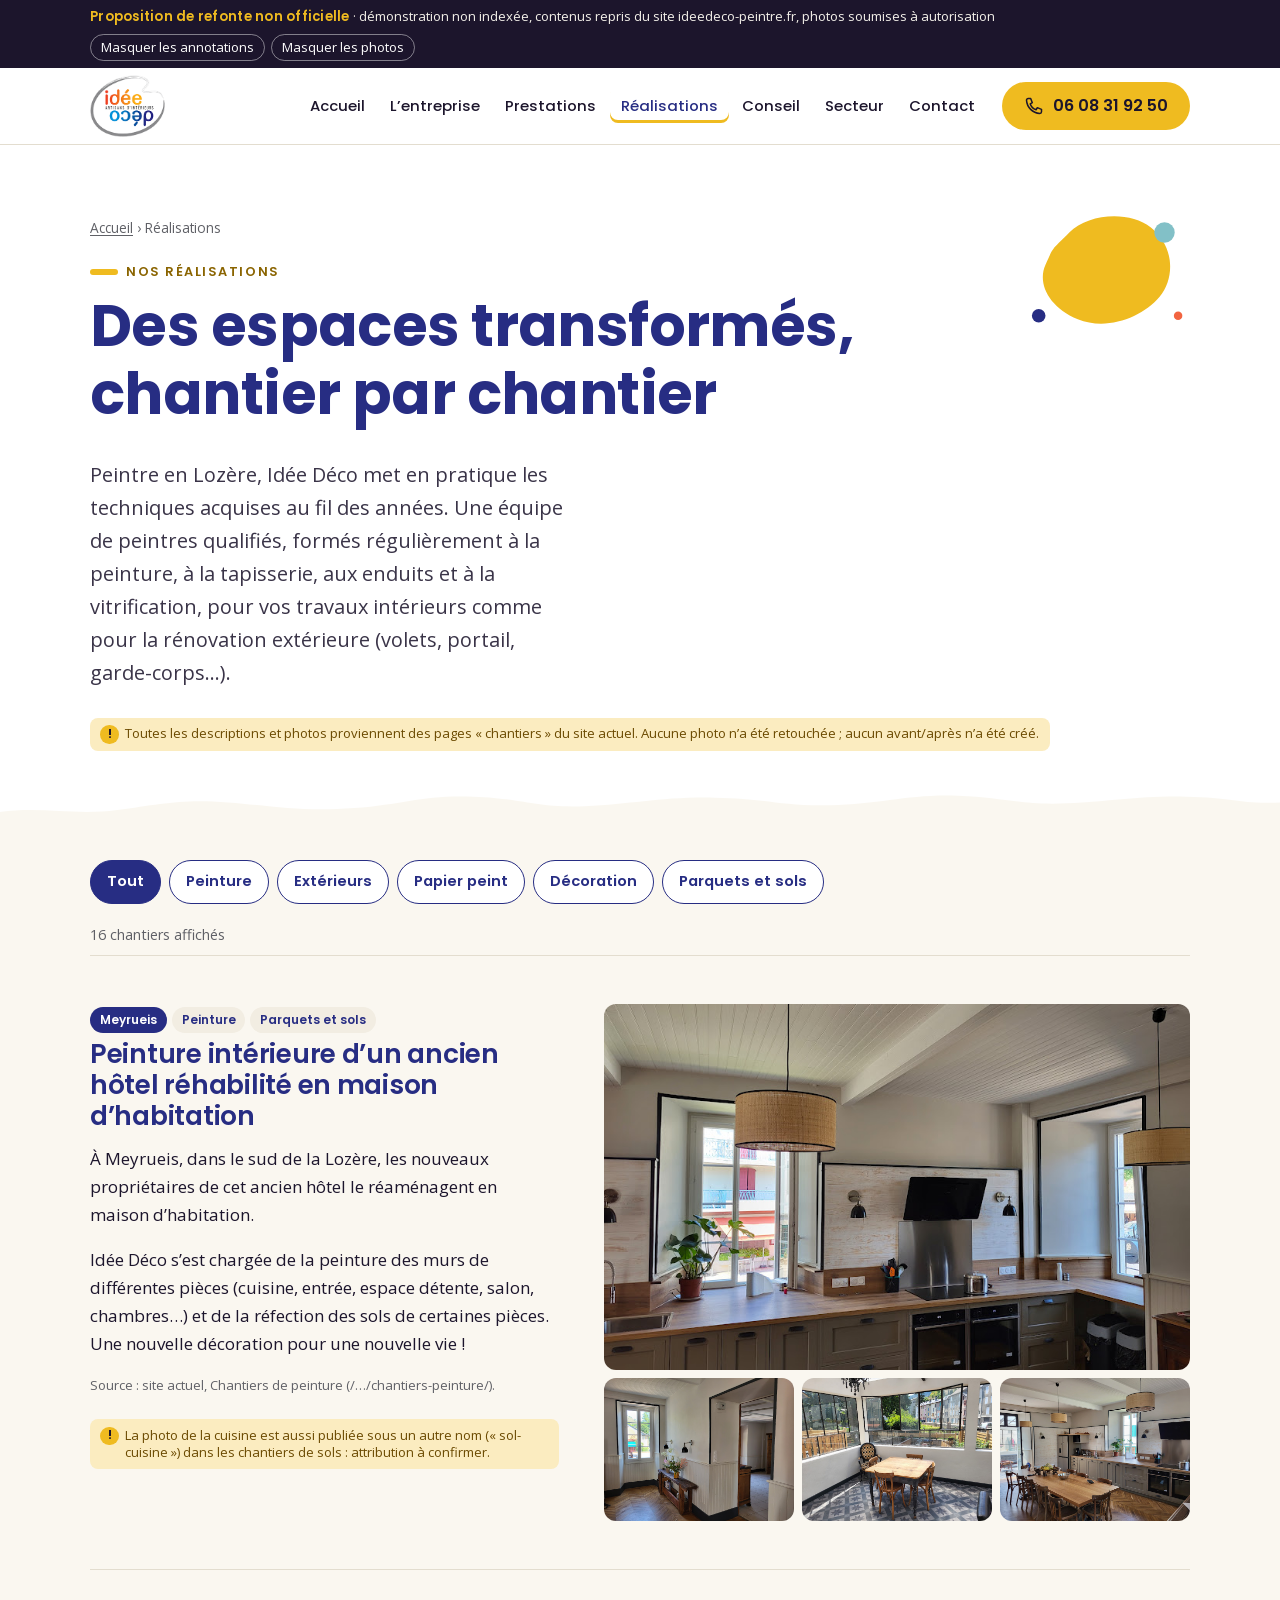
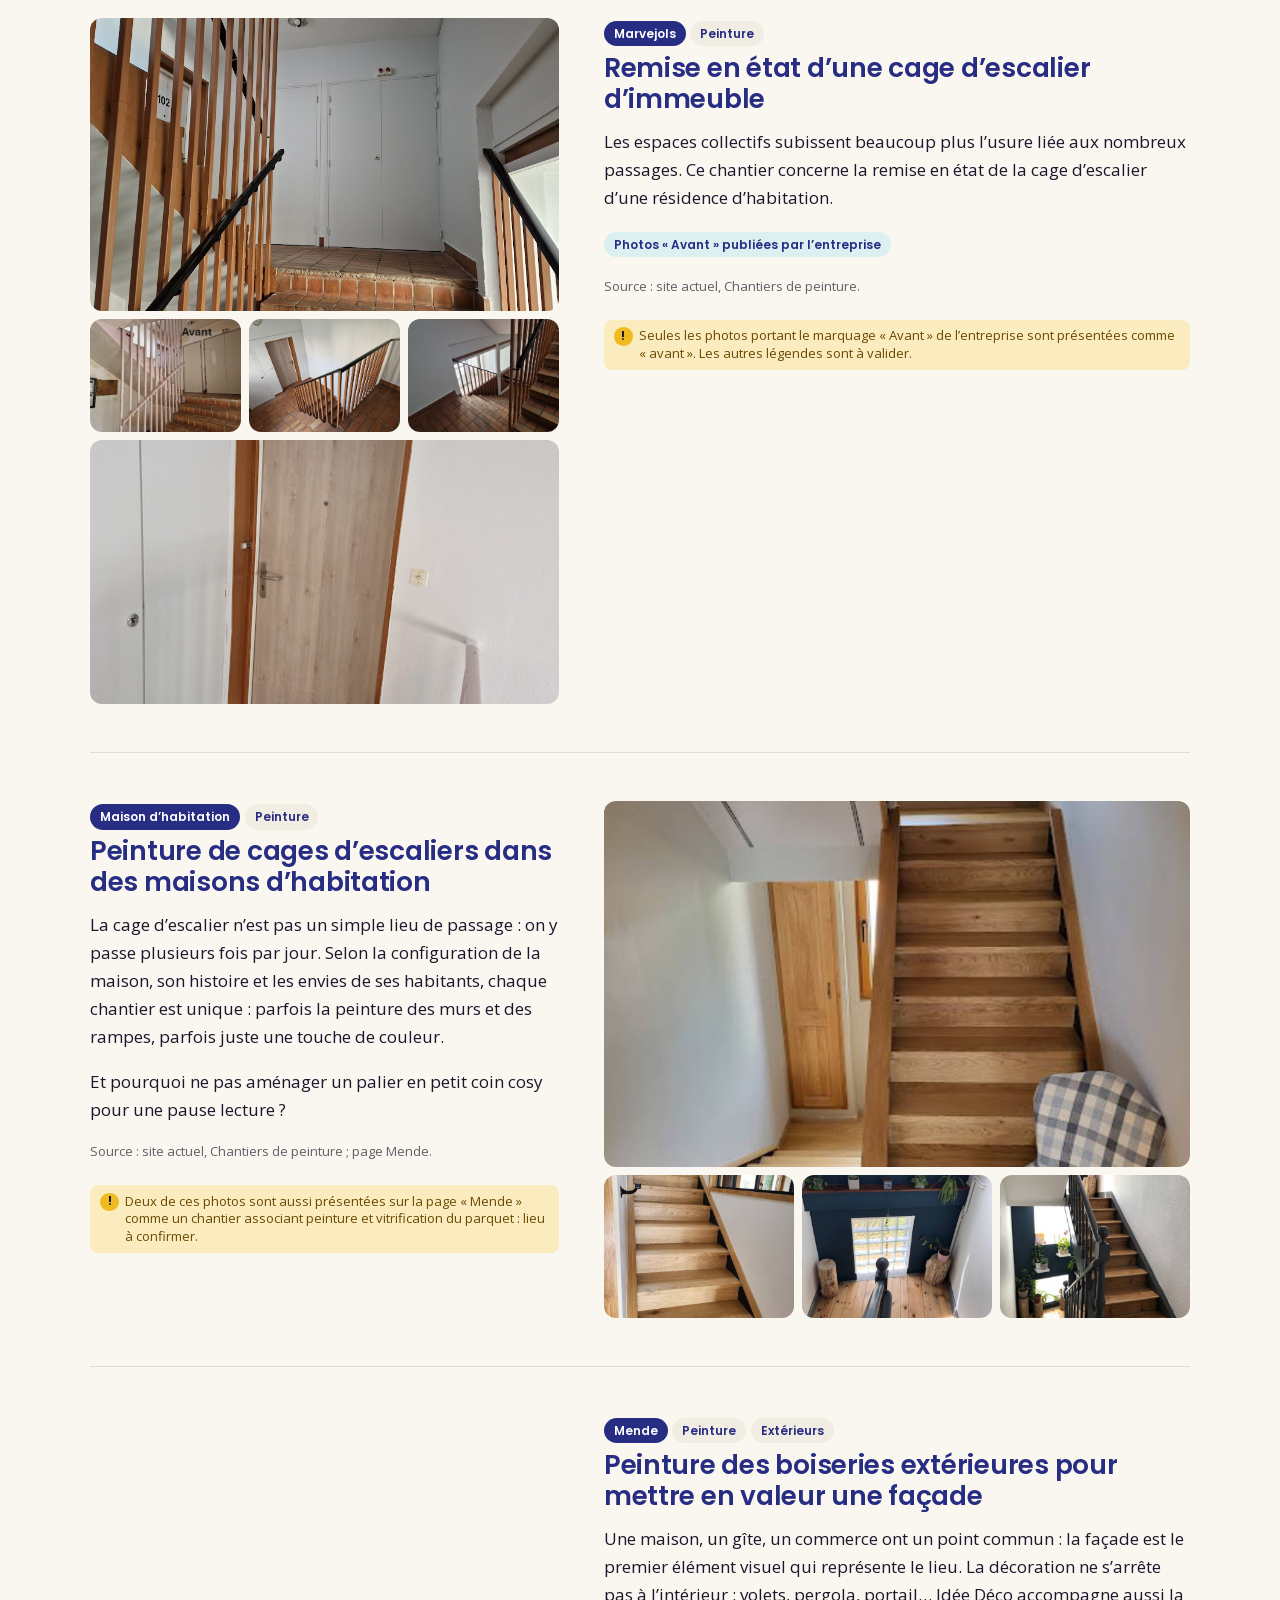
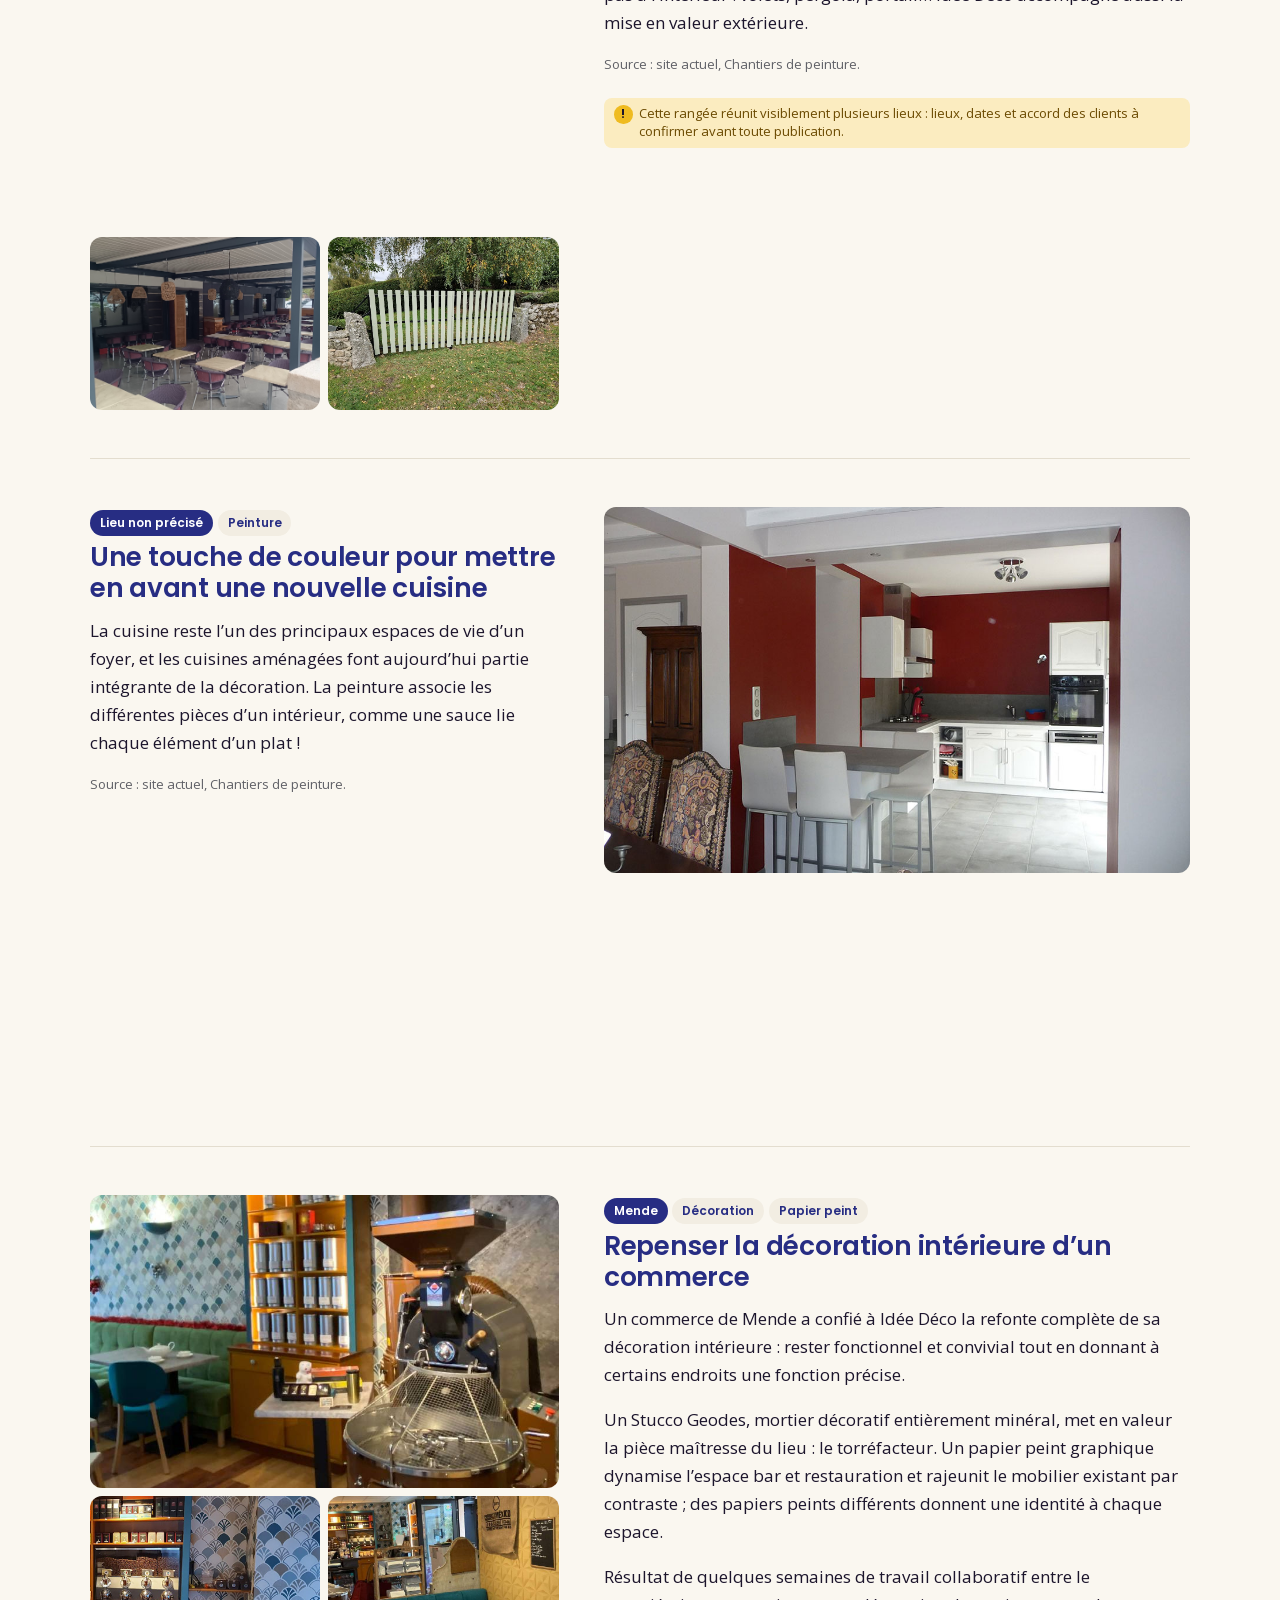
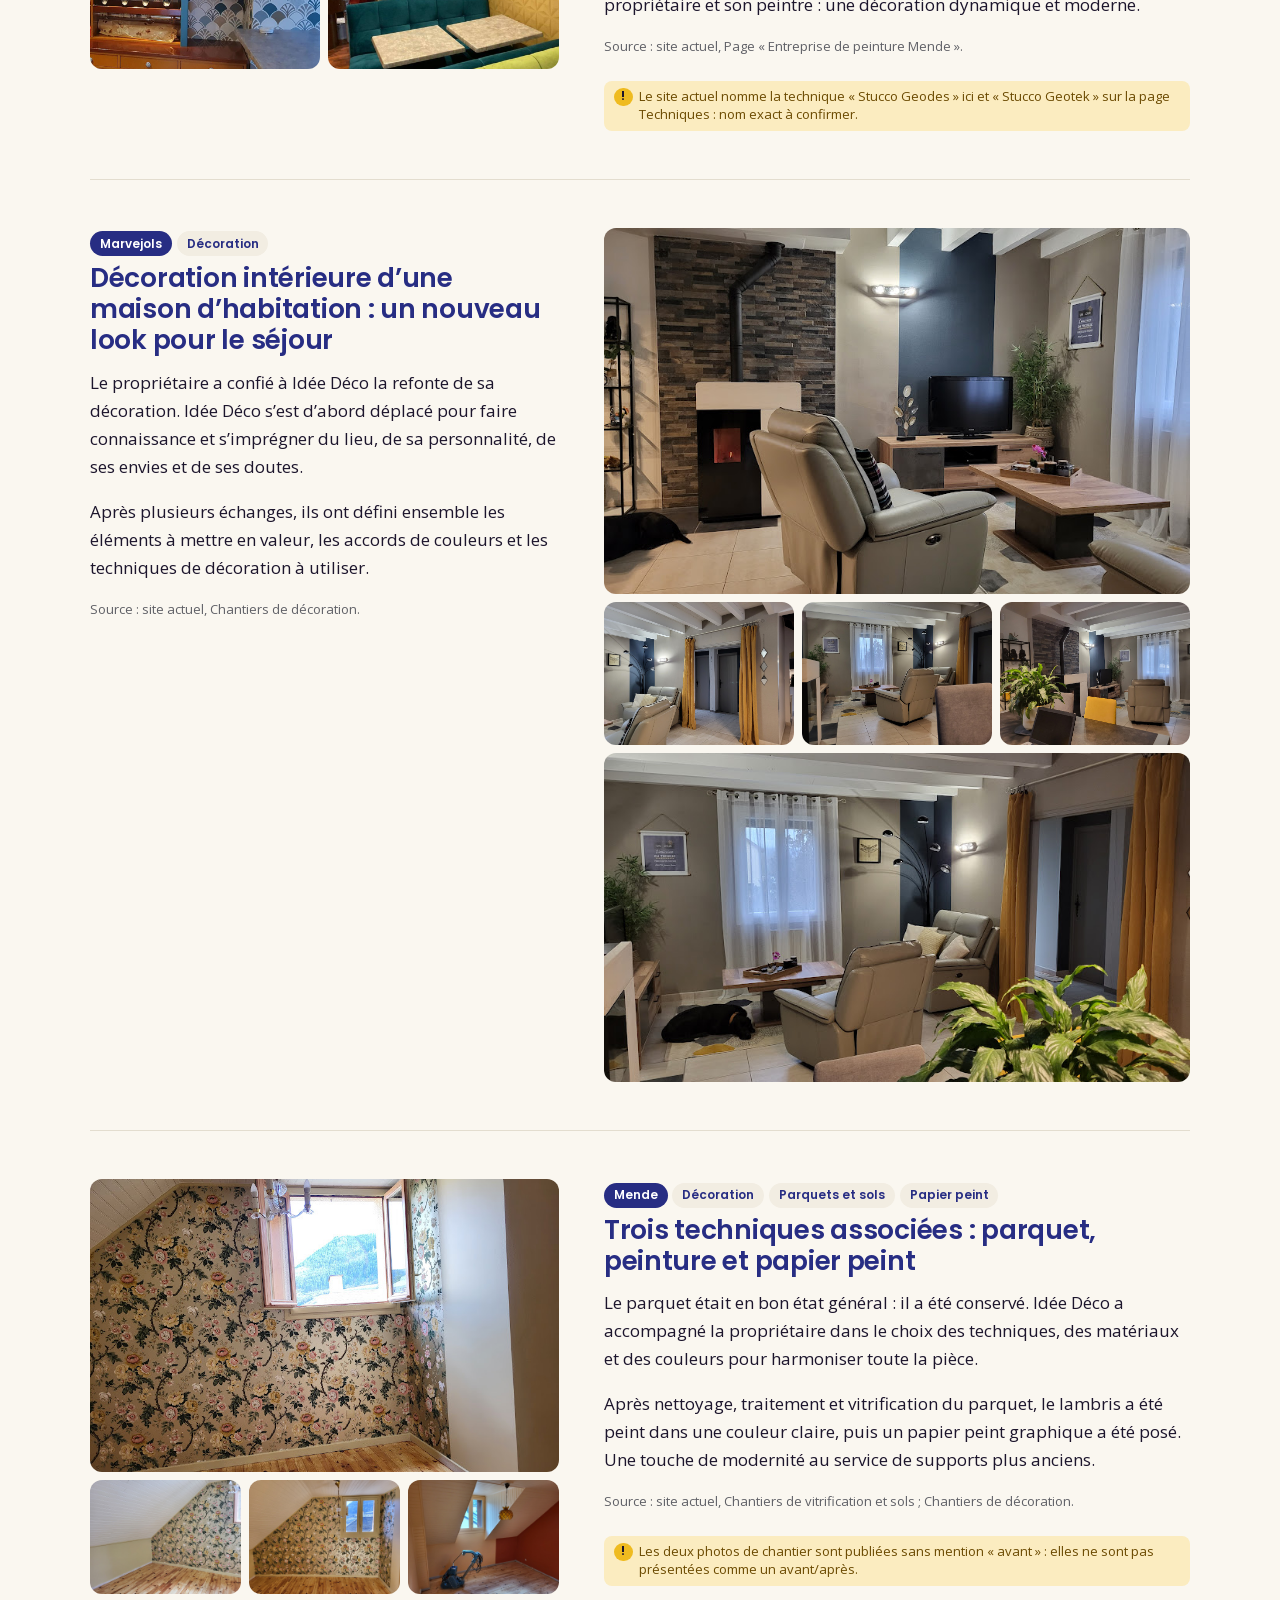
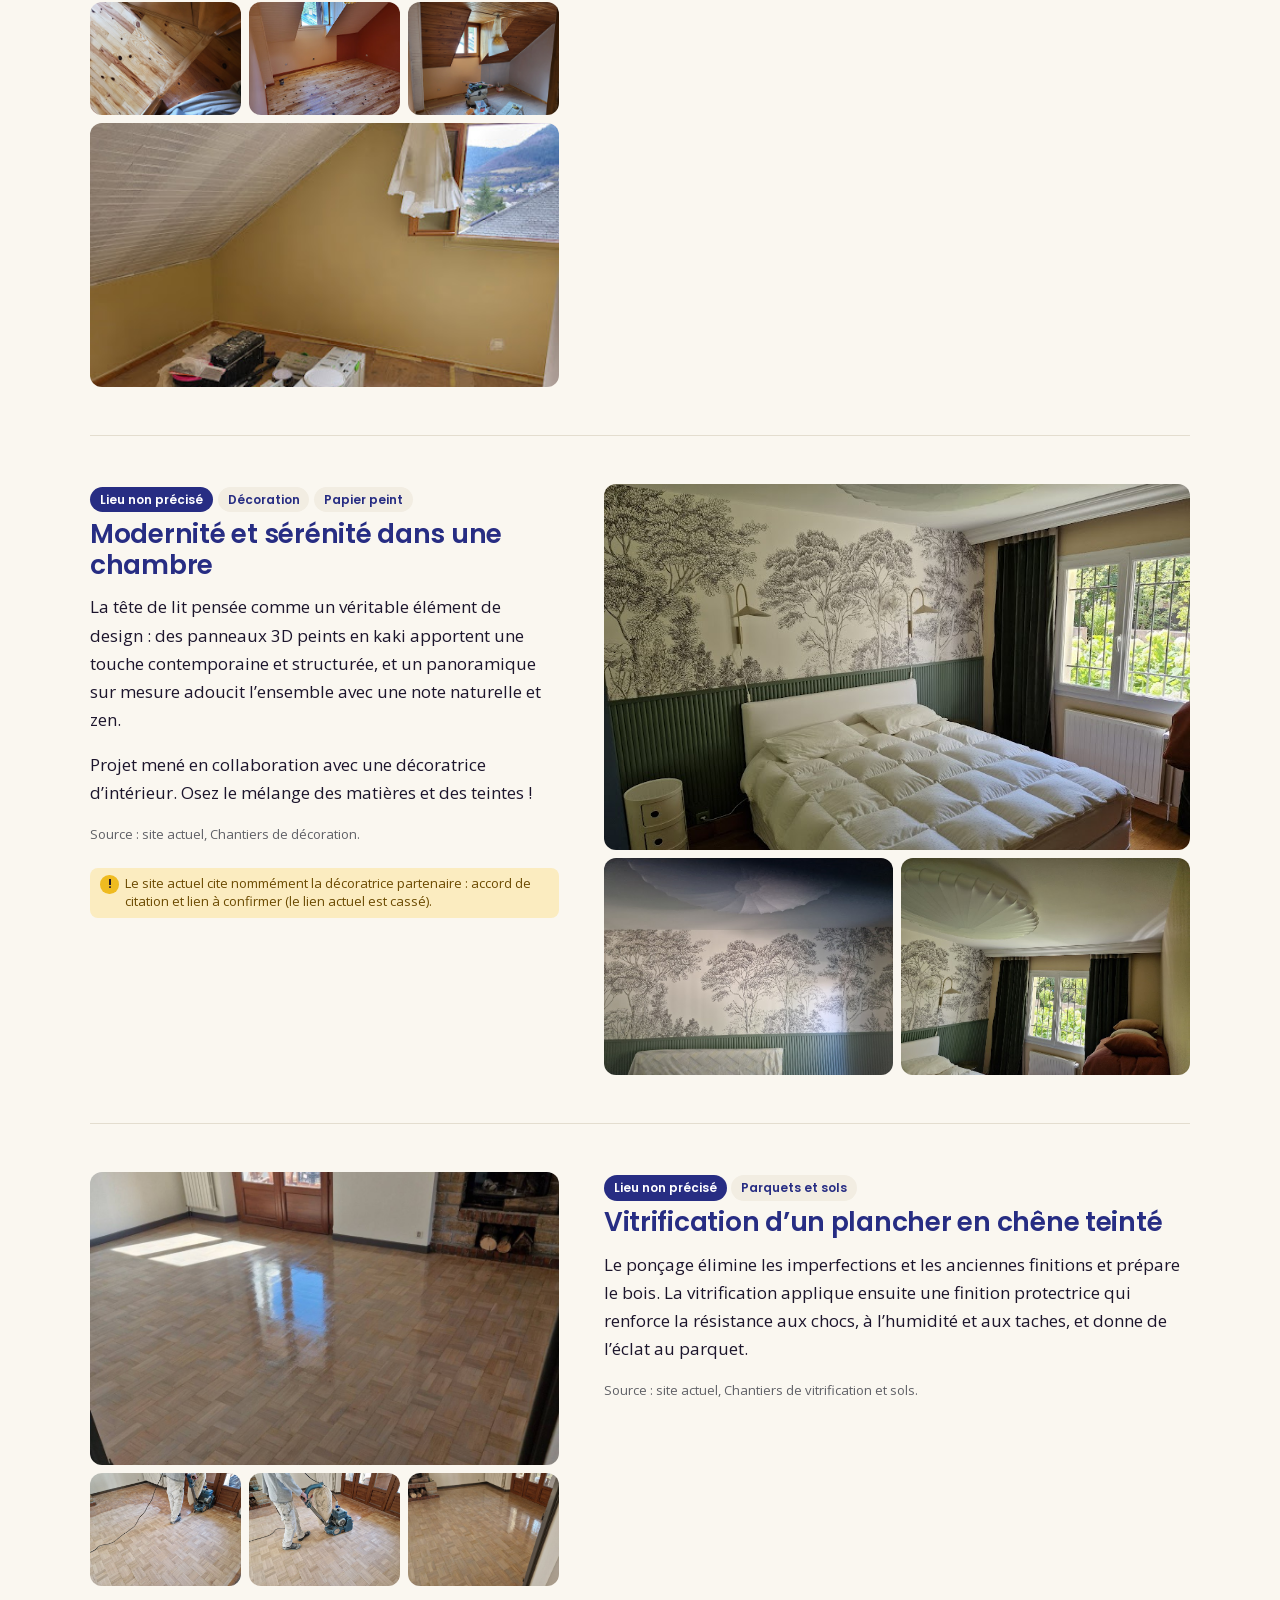
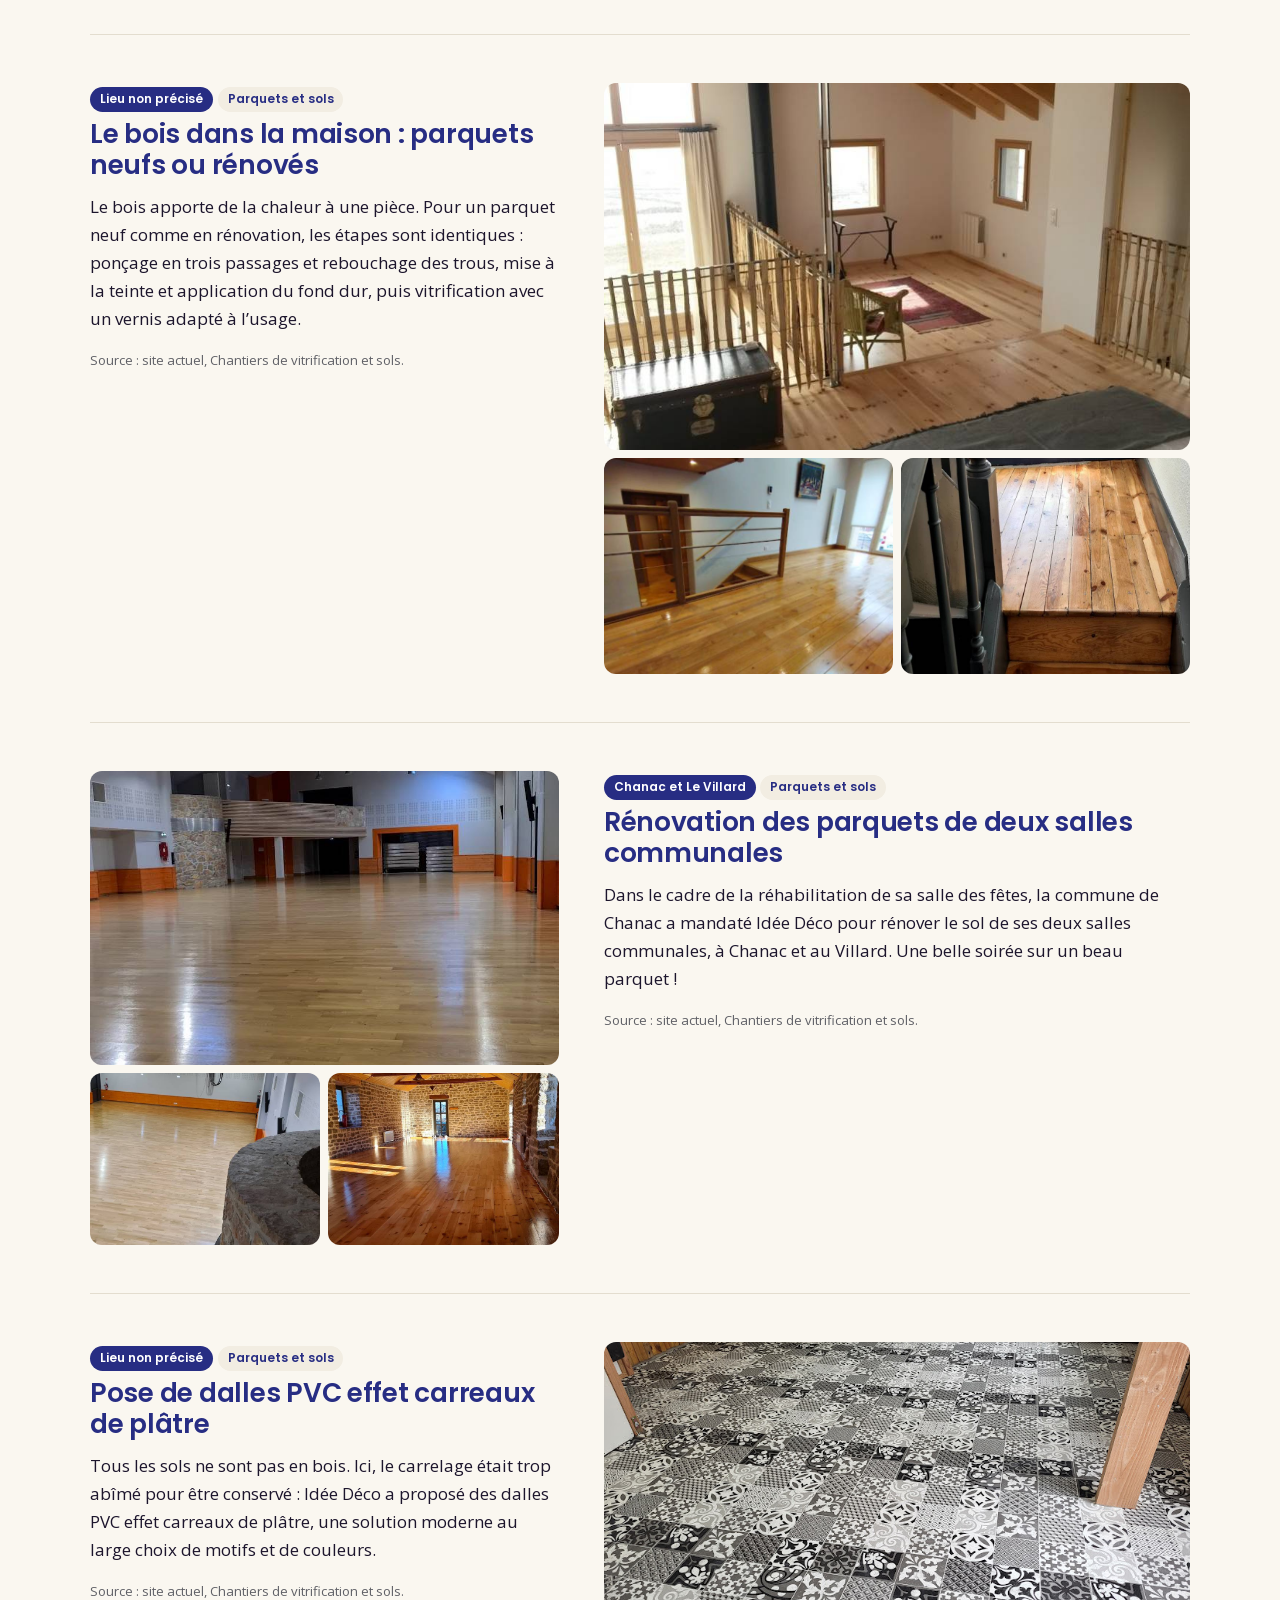
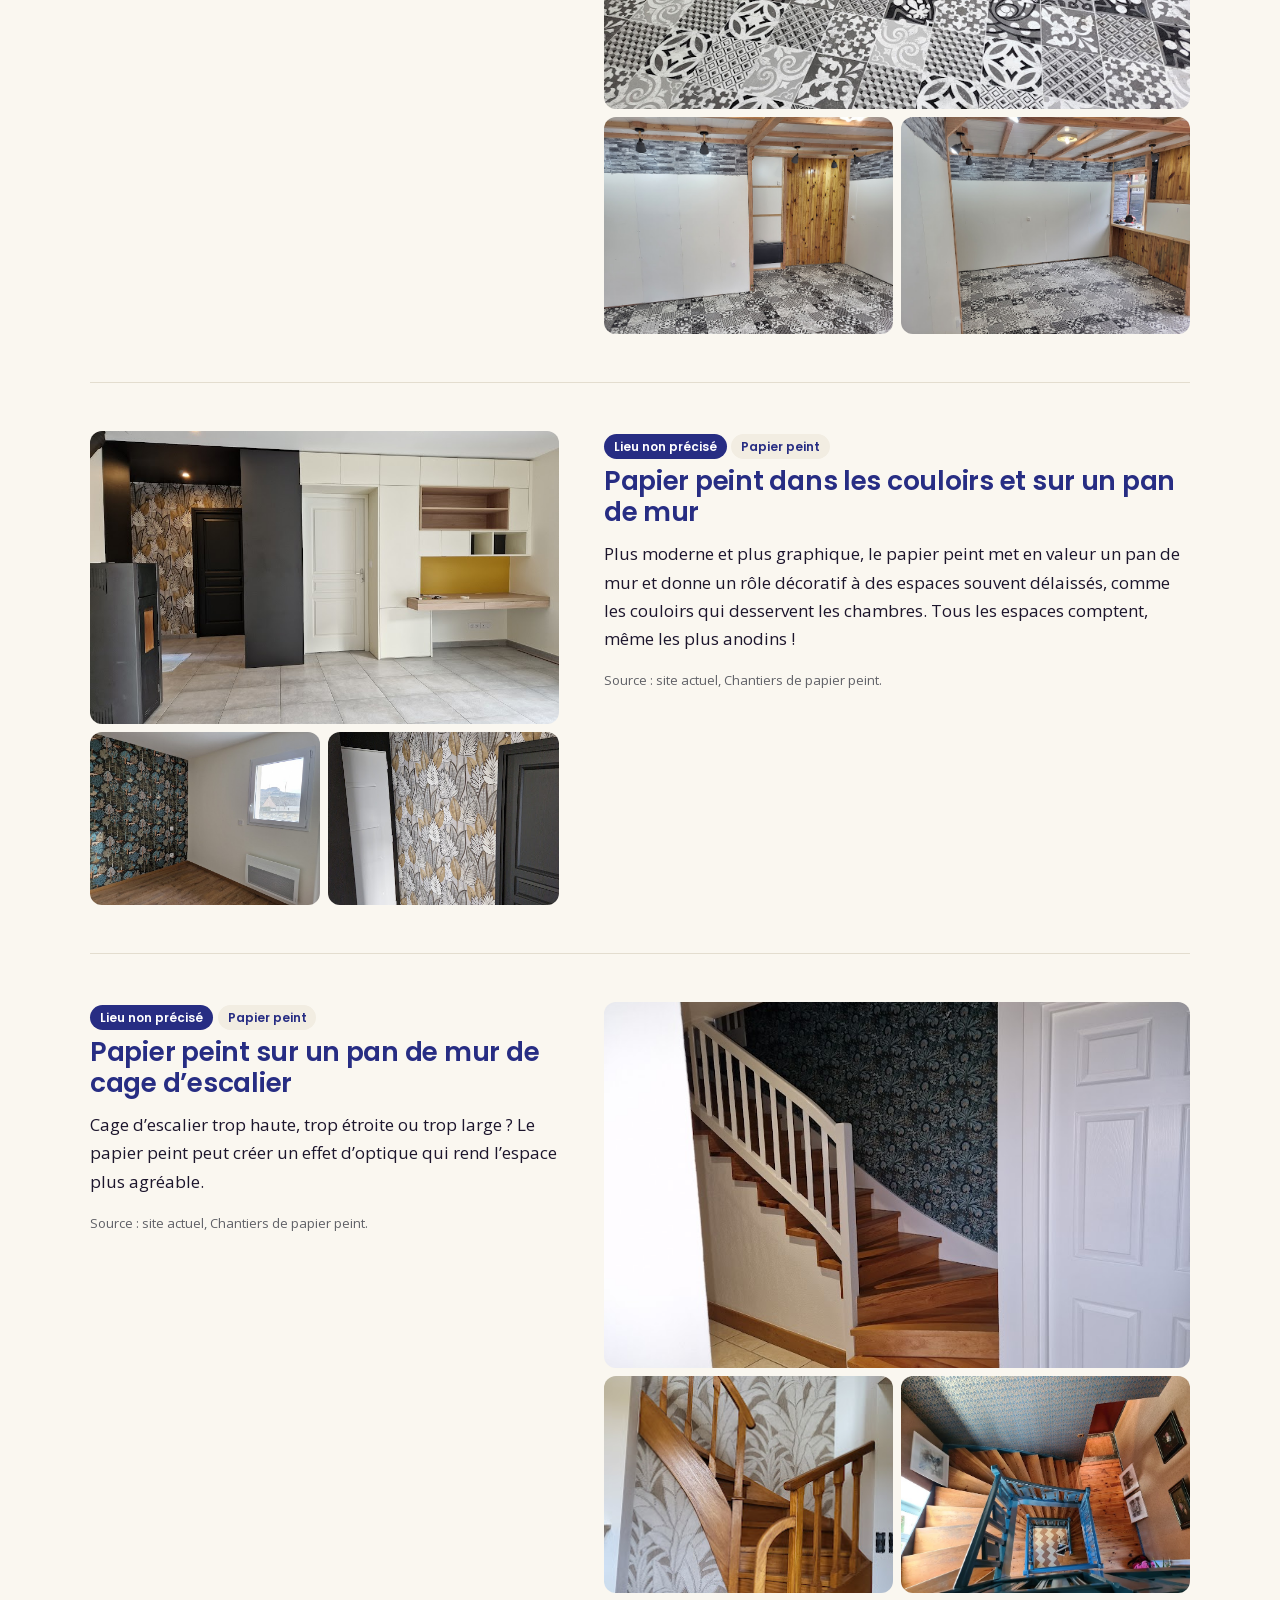
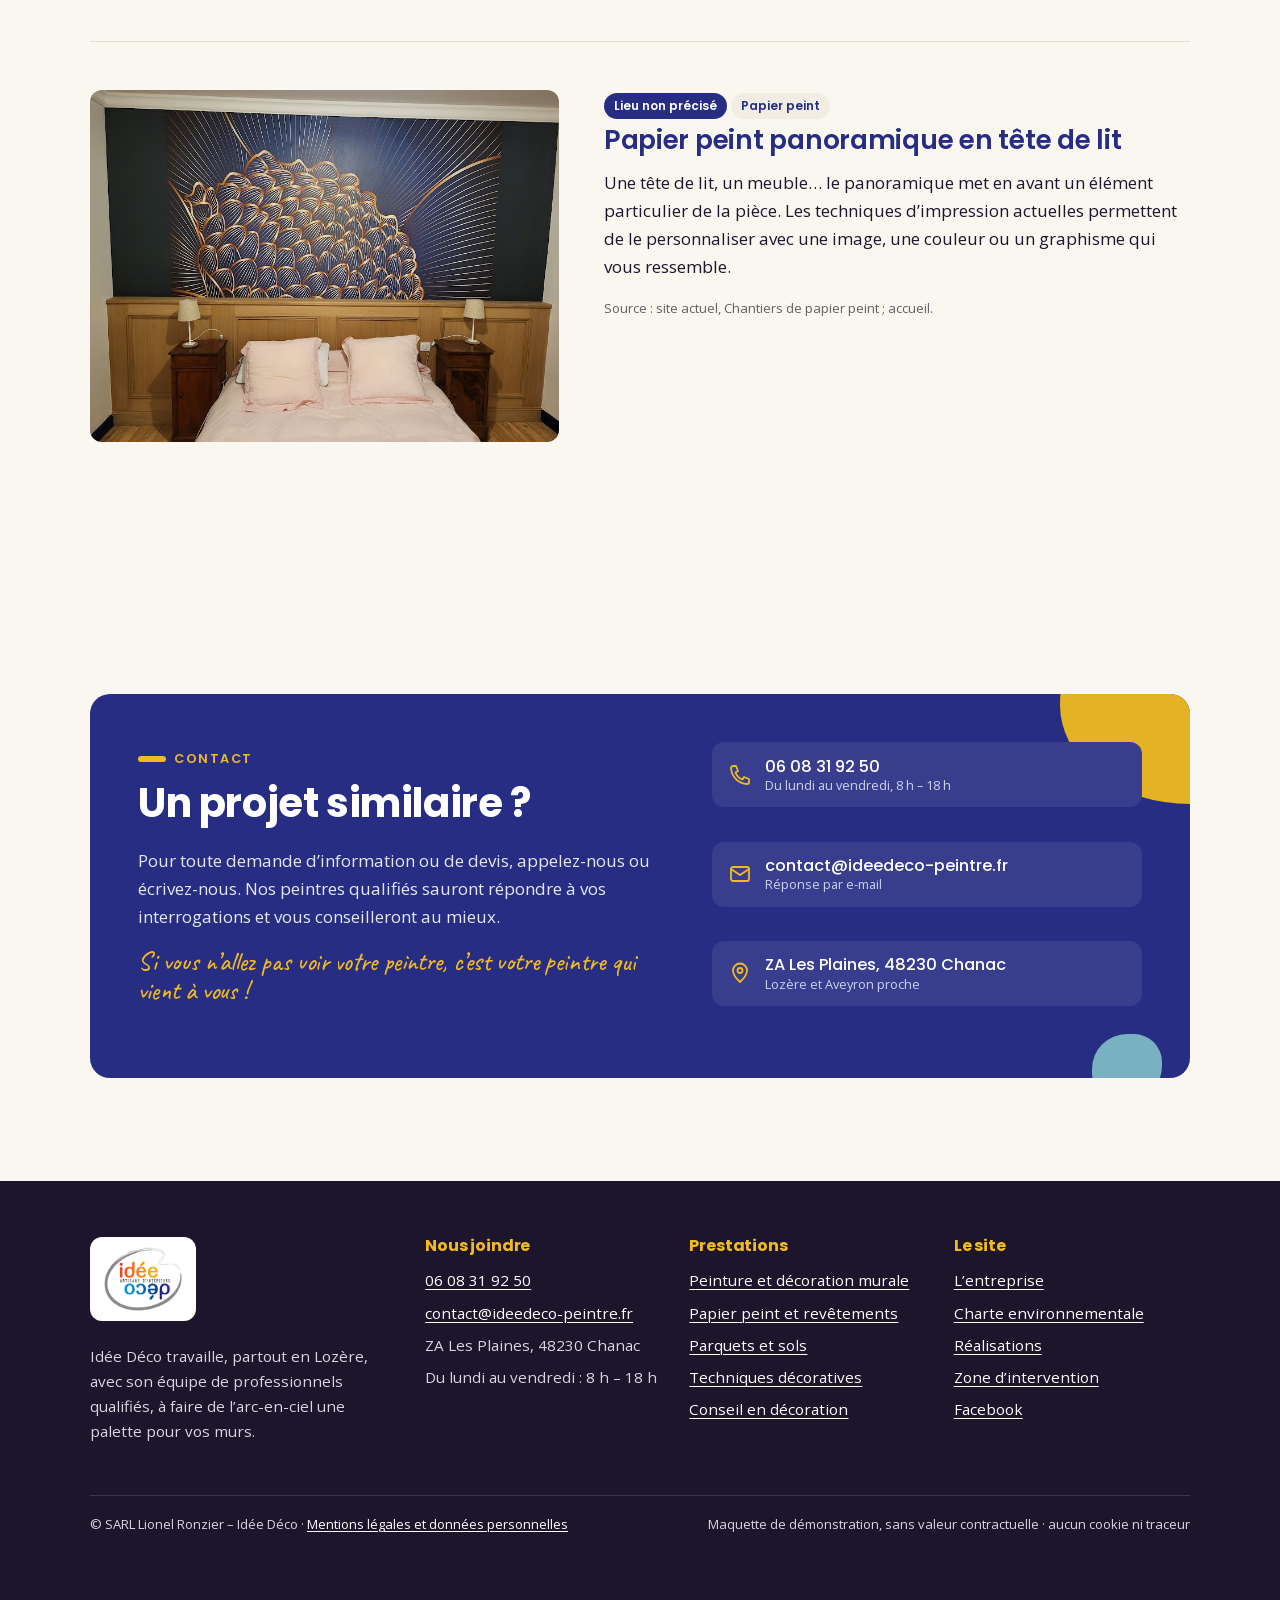
<file: demo/realisations.html>
<!doctype html>
<html lang="fr">
<head>
<meta charset="utf-8">
<meta name="viewport" content="width=device-width, initial-scale=1">
<meta name="robots" content="noindex, nofollow, noarchive, noimageindex">
<title>Réalisations – Idée Déco (démo non officielle)</title>
<meta name="description" content="Chantiers de peinture, papier peint, décoration et parquets réalisés par Idée Déco en Lozère.">
<meta name="theme-color" content="#272d83">
<link rel="icon" href="img/logo-favicon.png">
<link rel="preload" href="assets/fonts/poppins-700.woff2" as="font" type="font/woff2" crossorigin>
<link rel="stylesheet" href="assets/site.css">
</head>
<body>
<a class="skip" href="#main">Aller au contenu</a>
<div class="demo-bar" role="note"><div class="wrap">
  <span><strong>Proposition de refonte non officielle</strong> · démonstration non indexée, contenus repris du site ideedeco-peintre.fr, photos soumises à autorisation</span>
  <span class="btns" style="gap:.4rem"><button type="button" data-toggle-anno aria-pressed="false">Masquer les annotations</button><button type="button" data-toggle-photos aria-pressed="false">Masquer les photos</button></span>
</div></div>
<header class="site-head">
  <div class="wrap">
    <a class="brand" href="index.html"><img src="img/logo-menu.png" alt="Idée Déco – Artisans d’intérieurs, accueil" width="212" height="175"></a>
    <button class="burger" type="button" aria-expanded="false" aria-controls="nav" aria-label="Ouvrir le menu">
      <svg width="26" height="26" viewBox="0 0 24 24" fill="none" stroke="currentColor" stroke-width="2.2" stroke-linecap="round" aria-hidden="true"><path d="M4 7h16M4 12h16M4 17h10"/></svg></button>
    <nav class="nav" id="nav" aria-label="Navigation principale"><ul><li><a href="index.html">Accueil</a></li><li><a href="entreprise.html">L’entreprise</a></li><li><a href="prestations.html">Prestations</a></li><li><a href="realisations.html" aria-current="page">Réalisations</a></li><li><a href="conseil.html">Conseil</a></li><li><a href="zone.html">Secteur</a></li><li><a href="contact.html">Contact</a></li></ul></nav>
    <div class="head-cta"><a class="btn btn-gold" href="tel:+33608319250"><svg width="20" height="20" viewBox="0 0 24 24" fill="none" stroke="currentColor" stroke-width="1.8" stroke-linecap="round" stroke-linejoin="round" aria-hidden="true" focusable="false"><path d="M5 3h3l2 5-2.5 1.5a11 11 0 0 0 7 7L16 14l5 2v3a2 2 0 0 1-2 2A17 17 0 0 1 3 5a2 2 0 0 1 2-2z"/></svg>06 08 31 92 50</a></div>
  </div>
</header>
<main id="main">
<section class="page-head brush-bottom"><div class="wrap">
  <p class="crumbs"><a href="index.html">Accueil</a> › <span aria-current="page">Réalisations</span></p>
  <svg class="splash" viewBox="0 0 200 160" aria-hidden="true"><path fill="#efbb20" d="M58 30c22-22 70-26 96-6s30 58 10 82-62 40-96 26-48-42-38-64 6-16 28-38z"/><circle fill="#82c0c7" cx="170" cy="30" r="12"/><circle fill="#272d83" cx="22" cy="128" r="8"/><circle fill="#f26440" cx="186" cy="128" r="5"/></svg>
  <p class="eyebrow">Nos réalisations</p>
  <h1>Des espaces transformés, chantier par chantier</h1>
  <p class="lead">Peintre en Lozère, Idée Déco met en pratique les techniques acquises au fil des années. Une équipe de peintres qualifiés, formés régulièrement à la peinture, à la tapisserie, aux enduits et à la vitrification, pour vos travaux intérieurs comme pour la rénovation extérieure (volets, portail, garde-corps…).</p><p class="anno flag">Toutes les descriptions et photos proviennent des pages « chantiers » du site actuel. Aucune photo n’a été retouchée ; aucun avant/après n’a été créé.</p>
</div></section>
<section class="section" style="padding-top:32px"><div class="wrap">
  <div class="filters" role="group" aria-label="Filtrer les réalisations"><button type="button" data-f="tout" aria-pressed="true">Tout</button><button type="button" data-f="peinture" aria-pressed="false">Peinture</button><button type="button" data-f="exterieur" aria-pressed="false">Extérieurs</button><button type="button" data-f="papier-peint" aria-pressed="false">Papier peint</button><button type="button" data-f="decoration" aria-pressed="false">Décoration</button><button type="button" data-f="sols" aria-pressed="false">Parquets et sols</button></div>
  <p class="count" id="count" aria-live="polite"></p>
  <article class="chantier" id="meyrueis" data-cat="peinture sols">
  <div class="reveal"><div><span class="tag place">Meyrueis</span><span class="tag">Peinture</span><span class="tag">Parquets et sols</span></div><h3>Peinture intérieure d’un ancien hôtel réhabilité en maison d’habitation</h3><p>À Meyrueis, dans le sud de la Lozère, les nouveaux propriétaires de cet ancien hôtel le réaménagent en maison d’habitation.</p><p>Idée Déco s’est chargée de la peinture des murs de différentes pièces (cuisine, entrée, espace détente, salon, chambres…) et de la réfection des sols de certaines pièces. Une nouvelle décoration pour une nouvelle vie !</p><p class="ch-src">Source : site actuel, Chantiers de peinture (/…/chantiers-peinture/).</p><p class="anno flag">La photo de la cuisine est aussi publiée sous un autre nom (« sol-cuisine ») dans les chantiers de sols : attribution à confirmer.</p></div>
  <div class="ch-photos " data-group><button class="zoom" type="button" data-cap="Pièce de l’ancien hôtel de Meyrueis après peinture"><img src="img/20220722_124235.jpg" alt="Pièce de l’ancien hôtel de Meyrueis après peinture" width="758" height="568" loading="lazy" decoding="async"><span class="sr-only"> — agrandir</span></button><button class="zoom" type="button" data-cap="Entrée repeinte"><img src="img/nouvelle-entree.jpg" alt="Entrée repeinte" width="758" height="568" loading="lazy" decoding="async"><span class="sr-only"> — agrandir</span></button><button class="zoom" type="button" data-cap="Séjour repeint"><img src="img/sejour.jpg" alt="Séjour repeint" width="758" height="568" loading="lazy" decoding="async"><span class="sr-only"> — agrandir</span></button><button class="zoom" type="button" data-cap="Cuisine avec sol rénové"><img src="img/cuisine.jpg" alt="Cuisine avec sol rénové" width="758" height="568" loading="lazy" decoding="async"><span class="sr-only"> — agrandir</span></button></div>
</article><article class="chantier" id="marvejols-immeuble" data-cat="peinture">
  <div class="reveal"><div><span class="tag place">Marvejols</span><span class="tag">Peinture</span></div><h3>Remise en état d’une cage d’escalier d’immeuble</h3><p>Les espaces collectifs subissent beaucoup plus l’usure liée aux nombreux passages. Ce chantier concerne la remise en état de la cage d’escalier d’une résidence d’habitation.</p><p class="tag" style="background:var(--teal-l)">Photos « Avant » publiées par l’entreprise</p><p class="ch-src">Source : site actuel, Chantiers de peinture.</p><p class="anno flag">Seules les photos portant le marquage « Avant » de l’entreprise sont présentées comme « avant ». Les autres légendes sont à valider.</p></div>
  <div class="ch-photos " data-group><button class="zoom" type="button" data-cap="Cage d’escalier de la résidence après remise en état"><img src="img/20241106_102941.jpg" alt="Cage d’escalier de la résidence après remise en état" width="809" height="607" loading="lazy" decoding="async"><span class="sr-only"> — agrandir</span></button><button class="zoom" type="button" data-cap="Avant : même cage d’escalier, peinture usée (photo marquée « Avant » par l’entreprise)"><img src="img/20241010_105733.jpg" alt="Avant : même cage d’escalier, peinture usée (photo marquée « Avant » par l’entreprise)" width="810" height="608" loading="lazy" decoding="async"><span class="sr-only"> — agrandir</span></button><button class="zoom" type="button" data-cap="Cage d’escalier après remise en état"><img src="img/20241106_103104.jpg" alt="Cage d’escalier après remise en état" width="809" height="607" loading="lazy" decoding="async"><span class="sr-only"> — agrandir</span></button><button class="zoom" type="button" data-cap="Cage d’escalier après remise en état"><img src="img/20241106_103223.jpg" alt="Cage d’escalier après remise en état" width="809" height="607" loading="lazy" decoding="async"><span class="sr-only"> — agrandir</span></button><button class="zoom" type="button" data-cap="Porte palière"><img src="img/20241010_104250.jpg" alt="Porte palière" width="455" height="607" loading="lazy" decoding="async"><span class="sr-only"> — agrandir</span></button></div>
</article><article class="chantier" id="cage-escaliers" data-cat="peinture">
  <div class="reveal"><div><span class="tag place">Maison d’habitation</span><span class="tag">Peinture</span></div><h3>Peinture de cages d’escaliers dans des maisons d’habitation</h3><p>La cage d’escalier n’est pas un simple lieu de passage : on y passe plusieurs fois par jour. Selon la configuration de la maison, son histoire et les envies de ses habitants, chaque chantier est unique : parfois la peinture des murs et des rampes, parfois juste une touche de couleur.</p><p>Et pourquoi ne pas aménager un palier en petit coin cosy pour une pause lecture ?</p><p class="ch-src">Source : site actuel, Chantiers de peinture ; page Mende.</p><p class="anno flag">Deux de ces photos sont aussi présentées sur la page « Mende » comme un chantier associant peinture et vitrification du parquet : lieu à confirmer.</p></div>
  <div class="ch-photos " data-group><button class="zoom" type="button" data-cap="Palier aménagé en coin lecture, avec fauteuil"><img src="img/cage-escaliers4.jpg" alt="Palier aménagé en coin lecture, avec fauteuil" width="600" height="800" loading="lazy" decoding="async"><span class="sr-only"> — agrandir</span></button><button class="zoom" type="button" data-cap="Escalier en bois et murs clairs"><img src="img/cage-escaliers3.jpg" alt="Escalier en bois et murs clairs" width="600" height="800" loading="lazy" decoding="async"><span class="sr-only"> — agrandir</span></button><button class="zoom" type="button" data-cap="Cage d’escalier repeinte"><img src="img/peinture-escaliers.jpg" alt="Cage d’escalier repeinte" width="600" height="800" loading="lazy" decoding="async"><span class="sr-only"> — agrandir</span></button><button class="zoom" type="button" data-cap="Cage d’escalier repeinte, vue d’en haut"><img src="img/peinture-escaliers2.jpg" alt="Cage d’escalier repeinte, vue d’en haut" width="600" height="800" loading="lazy" decoding="async"><span class="sr-only"> — agrandir</span></button></div>
</article><article class="chantier" id="facade-mende" data-cat="peinture exterieur">
  <div class="reveal"><div><span class="tag place">Mende</span><span class="tag">Peinture</span><span class="tag">Extérieurs</span></div><h3>Peinture des boiseries extérieures pour mettre en valeur une façade</h3><p>Une maison, un gîte, un commerce ont un point commun : la façade est le premier élément visuel qui représente le lieu. La décoration ne s’arrête pas à l’intérieur : volets, pergola, portail… Idée Déco accompagne aussi la mise en valeur extérieure.</p><p class="ch-src">Source : site actuel, Chantiers de peinture.</p><p class="anno flag">Cette rangée réunit visiblement plusieurs lieux : lieux, dates et accord des clients à confirmer avant toute publication.</p></div>
  <div class="ch-photos " data-group><button class="zoom" type="button" data-cap="Devanture vitrée aux boiseries repeintes"><img src="img/20230524_171041.jpg" alt="Devanture vitrée aux boiseries repeintes" width="757" height="568" loading="lazy" decoding="async"><span class="sr-only"> — agrandir</span></button><button class="zoom" type="button" data-cap="Façade en pierre aux volets repeints"><img src="img/20240917_090932.jpg" alt="Façade en pierre aux volets repeints" width="809" height="607" loading="lazy" decoding="async"><span class="sr-only"> — agrandir</span></button><button class="zoom" type="button" data-cap="Maison en pierre aux menuiseries vert pâle"><img src="img/20241003_111048.jpg" alt="Maison en pierre aux menuiseries vert pâle" width="809" height="607" loading="lazy" decoding="async"><span class="sr-only"> — agrandir</span></button><button class="zoom" type="button" data-cap="Terrasse couverte aux piliers repeints"><img src="img/4663643605691129686.jpg" alt="Terrasse couverte aux piliers repeints" width="1400" height="1050" loading="lazy" decoding="async"><span class="sr-only"> — agrandir</span></button><button class="zoom" type="button" data-cap="Terrasse aménagée sous pergola"><img src="img/20221125_112112.jpg" alt="Terrasse aménagée sous pergola" width="1050" height="1400" loading="lazy" decoding="async"><span class="sr-only"> — agrandir</span></button><button class="zoom" type="button" data-cap="Clôture en bois peinte"><img src="img/20241003_111133.jpg" alt="Clôture en bois peinte" width="809" height="607" loading="lazy" decoding="async"><span class="sr-only"> — agrandir</span></button></div>
</article><article class="chantier" id="cuisine" data-cat="peinture">
  <div class="reveal"><div><span class="tag place">Lieu non précisé</span><span class="tag">Peinture</span></div><h3>Une touche de couleur pour mettre en avant une nouvelle cuisine</h3><p>La cuisine reste l’un des principaux espaces de vie d’un foyer, et les cuisines aménagées font aujourd’hui partie intégrante de la décoration. La peinture associe les différentes pièces d’un intérieur, comme une sauce lie chaque élément d’un plat !</p><p class="ch-src">Source : site actuel, Chantiers de peinture.</p></div>
  <div class="ch-photos n3" data-group><button class="zoom" type="button" data-cap="Cuisine aux murs rouges"><img src="img/realisation-peinture-2.jpg" alt="Cuisine aux murs rouges" width="1000" height="640" loading="lazy" decoding="async"><span class="sr-only"> — agrandir</span></button><button class="zoom" type="button" data-cap="Cuisine repeinte"><img src="img/peinture-cuisine.jpg" alt="Cuisine repeinte" width="800" height="800" loading="lazy" decoding="async"><span class="sr-only"> — agrandir</span></button><button class="zoom" type="button" data-cap="Cuisine et escalier, murs aux tons naturels"><img src="img/realisation-1.jpg" alt="Cuisine et escalier, murs aux tons naturels" width="801" height="800" loading="lazy" decoding="async"><span class="sr-only"> — agrandir</span></button></div>
</article><article class="chantier" id="commerce-mende" data-cat="decoration papier-peint">
  <div class="reveal"><div><span class="tag place">Mende</span><span class="tag">Décoration</span><span class="tag">Papier peint</span></div><h3>Repenser la décoration intérieure d’un commerce</h3><p>Un commerce de Mende a confié à Idée Déco la refonte complète de sa décoration intérieure : rester fonctionnel et convivial tout en donnant à certains endroits une fonction précise.</p><p>Un Stucco Geodes, mortier décoratif entièrement minéral, met en valeur la pièce maîtresse du lieu : le torréfacteur. Un papier peint graphique dynamise l’espace bar et restauration et rajeunit le mobilier existant par contraste ; des papiers peints différents donnent une identité à chaque espace.</p><p>Résultat de quelques semaines de travail collaboratif entre le propriétaire et son peintre : une décoration dynamique et moderne.</p><p class="ch-src">Source : site actuel, Page « Entreprise de peinture Mende ».</p><p class="anno flag">Le site actuel nomme la technique « Stucco Geodes » ici et « Stucco Geotek » sur la page Techniques : nom exact à confirmer.</p></div>
  <div class="ch-photos n3" data-group><button class="zoom" type="button" data-cap="Torréfacteur mis en valeur par un enduit minéral"><img src="img/commerce6.jpg" alt="Torréfacteur mis en valeur par un enduit minéral" width="800" height="800" loading="lazy" decoding="async"><span class="sr-only"> — agrandir</span></button><button class="zoom" type="button" data-cap="Papier peint graphique à motif éventail près des étagères"><img src="img/pose-papier-peint.jpg" alt="Papier peint graphique à motif éventail près des étagères" width="800" height="800" loading="lazy" decoding="async"><span class="sr-only"> — agrandir</span></button><button class="zoom" type="button" data-cap="Espace salon avec banquettes et papier peint"><img src="img/commerce5.jpg" alt="Espace salon avec banquettes et papier peint" width="800" height="800" loading="lazy" decoding="async"><span class="sr-only"> — agrandir</span></button></div>
</article><article class="chantier" id="sejour-marvejols" data-cat="decoration">
  <div class="reveal"><div><span class="tag place">Marvejols</span><span class="tag">Décoration</span></div><h3>Décoration intérieure d’une maison d’habitation : un nouveau look pour le séjour</h3><p>Le propriétaire a confié à Idée Déco la refonte de sa décoration. Idée Déco s’est d’abord déplacé pour faire connaissance et s’imprégner du lieu, de sa personnalité, de ses envies et de ses doutes.</p><p>Après plusieurs échanges, ils ont défini ensemble les éléments à mettre en valeur, les accords de couleurs et les techniques de décoration à utiliser.</p><p class="ch-src">Source : site actuel, Chantiers de décoration.</p></div>
  <div class="ch-photos " data-group><button class="zoom" type="button" data-cap="Séjour redécoré"><img src="img/20221220_101725.jpg" alt="Séjour redécoré" width="757" height="568" loading="lazy" decoding="async"><span class="sr-only"> — agrandir</span></button><button class="zoom" type="button" data-cap="Séjour, autre vue"><img src="img/20221220_102023.jpg" alt="Séjour, autre vue" width="757" height="568" loading="lazy" decoding="async"><span class="sr-only"> — agrandir</span></button><button class="zoom" type="button" data-cap="Séjour, détail des couleurs"><img src="img/20221220_101928.jpg" alt="Séjour, détail des couleurs" width="757" height="568" loading="lazy" decoding="async"><span class="sr-only"> — agrandir</span></button><button class="zoom" type="button" data-cap="Coin séjour"><img src="img/20221220_102302.jpg" alt="Coin séjour" width="757" height="568" loading="lazy" decoding="async"><span class="sr-only"> — agrandir</span></button><button class="zoom" type="button" data-cap="Séjour, vue d’ensemble"><img src="img/20221220_102215.jpg" alt="Séjour, vue d’ensemble" width="757" height="568" loading="lazy" decoding="async"><span class="sr-only"> — agrandir</span></button></div>
</article><article class="chantier" id="combles-mende" data-cat="decoration sols papier-peint">
  <div class="reveal"><div><span class="tag place">Mende</span><span class="tag">Décoration</span><span class="tag">Parquets et sols</span><span class="tag">Papier peint</span></div><h3>Trois techniques associées : parquet, peinture et papier peint</h3><p>Le parquet était en bon état général : il a été conservé. Idée Déco a accompagné la propriétaire dans le choix des techniques, des matériaux et des couleurs pour harmoniser toute la pièce.</p><p>Après nettoyage, traitement et vitrification du parquet, le lambris a été peint dans une couleur claire, puis un papier peint graphique a été posé. Une touche de modernité au service de supports plus anciens.</p><p class="ch-src">Source : site actuel, Chantiers de vitrification et sols ; Chantiers de décoration.</p><p class="anno flag">Les deux photos de chantier sont publiées sans mention « avant » : elles ne sont pas présentées comme un avant/après.</p></div>
  <div class="ch-photos " data-group><button class="zoom" type="button" data-cap="Chambre mansardée avec papier peint fleuri et parquet vitrifié"><img src="img/20230327_162403.jpg" alt="Chambre mansardée avec papier peint fleuri et parquet vitrifié" width="757" height="568" loading="lazy" decoding="async"><span class="sr-only"> — agrandir</span></button><button class="zoom" type="button" data-cap="Mur en papier peint graphique"><img src="img/20230327_162358.jpg" alt="Mur en papier peint graphique" width="757" height="568" loading="lazy" decoding="async"><span class="sr-only"> — agrandir</span></button><button class="zoom" type="button" data-cap="Papier peint posé"><img src="img/20230328_112434.jpg" alt="Papier peint posé" width="757" height="568" loading="lazy" decoding="async"><span class="sr-only"> — agrandir</span></button><button class="zoom" type="button" data-cap="Pièce terminée"><img src="img/20230327_162437.jpg" alt="Pièce terminée" width="757" height="568" loading="lazy" decoding="async"><span class="sr-only"> — agrandir</span></button><button class="zoom" type="button" data-cap="Pièce terminée, autre vue"><img src="img/20230327_162702.jpg" alt="Pièce terminée, autre vue" width="757" height="568" loading="lazy" decoding="async"><span class="sr-only"> — agrandir</span></button><button class="zoom" type="button" data-cap="Parquet vitrifié"><img src="img/20230328_112307.jpg" alt="Parquet vitrifié" width="437" height="328" loading="lazy" decoding="async"><span class="sr-only"> — agrandir</span></button><button class="zoom" type="button" data-cap="Photo de chantier : pièce avant la pose du papier peint"><img src="img/20230321_110234.jpg" alt="Photo de chantier : pièce avant la pose du papier peint" width="757" height="568" loading="lazy" decoding="async"><span class="sr-only"> — agrandir</span></button><button class="zoom" type="button" data-cap="Photo de chantier : pièce en cours de travaux"><img src="img/20230321_110130.jpg" alt="Photo de chantier : pièce en cours de travaux" width="436" height="327" loading="lazy" decoding="async"><span class="sr-only"> — agrandir</span></button></div>
</article><article class="chantier" id="chambre" data-cat="decoration papier-peint">
  <div class="reveal"><div><span class="tag place">Lieu non précisé</span><span class="tag">Décoration</span><span class="tag">Papier peint</span></div><h3>Modernité et sérénité dans une chambre</h3><p>La tête de lit pensée comme un véritable élément de design : des panneaux 3D peints en kaki apportent une touche contemporaine et structurée, et un panoramique sur mesure adoucit l’ensemble avec une note naturelle et zen.</p><p>Projet mené en collaboration avec une décoratrice d’intérieur. Osez le mélange des matières et des teintes !</p><p class="ch-src">Source : site actuel, Chantiers de décoration.</p><p class="anno flag">Le site actuel cite nommément la décoratrice partenaire : accord de citation et lien à confirmer (le lien actuel est cassé).</p></div>
  <div class="ch-photos n3" data-group><button class="zoom" type="button" data-cap="Tête de lit en panneaux 3D kaki et panoramique végétal"><img src="img/20250804_161829.jpg" alt="Tête de lit en panneaux 3D kaki et panoramique végétal" width="809" height="607" loading="lazy" decoding="async"><span class="sr-only"> — agrandir</span></button><button class="zoom" type="button" data-cap="Panoramique sur mesure au-dessus de la tête de lit"><img src="img/20250731_094807.jpg" alt="Panoramique sur mesure au-dessus de la tête de lit" width="809" height="607" loading="lazy" decoding="async"><span class="sr-only"> — agrandir</span></button><button class="zoom" type="button" data-cap="Chambre terminée"><img src="img/20250804_161637.jpg" alt="Chambre terminée" width="809" height="607" loading="lazy" decoding="async"><span class="sr-only"> — agrandir</span></button></div>
</article><article class="chantier" id="plancher-chene" data-cat="sols">
  <div class="reveal"><div><span class="tag place">Lieu non précisé</span><span class="tag">Parquets et sols</span></div><h3>Vitrification d’un plancher en chêne teinté</h3><p>Le ponçage élimine les imperfections et les anciennes finitions et prépare le bois. La vitrification applique ensuite une finition protectrice qui renforce la résistance aux chocs, à l’humidité et aux taches, et donne de l’éclat au parquet.</p><p class="ch-src">Source : site actuel, Chantiers de vitrification et sols.</p></div>
  <div class="ch-photos " data-group><button class="zoom" type="button" data-cap="Plancher en chêne teinté après vitrification"><img src="img/vitrification-1.jpg" alt="Plancher en chêne teinté après vitrification" width="1050" height="1400" loading="lazy" decoding="async"><span class="sr-only"> — agrandir</span></button><button class="zoom" type="button" data-cap="Ponçage du plancher"><img src="img/poncage2.jpg" alt="Ponçage du plancher" width="1131" height="848" loading="lazy" decoding="async"><span class="sr-only"> — agrandir</span></button><button class="zoom" type="button" data-cap="Ponçage du plancher, autre vue"><img src="img/poncage-1.jpg" alt="Ponçage du plancher, autre vue" width="1131" height="848" loading="lazy" decoding="async"><span class="sr-only"> — agrandir</span></button><button class="zoom" type="button" data-cap="Plancher vitrifié"><img src="img/vitrification-2.jpg" alt="Plancher vitrifié" width="848" height="1131" loading="lazy" decoding="async"><span class="sr-only"> — agrandir</span></button></div>
</article><article class="chantier" id="bois" data-cat="sols">
  <div class="reveal"><div><span class="tag place">Lieu non précisé</span><span class="tag">Parquets et sols</span></div><h3>Le bois dans la maison : parquets neufs ou rénovés</h3><p>Le bois apporte de la chaleur à une pièce. Pour un parquet neuf comme en rénovation, les étapes sont identiques : ponçage en trois passages et rebouchage des trous, mise à la teinte et application du fond dur, puis vitrification avec un vernis adapté à l’usage.</p><p class="ch-src">Source : site actuel, Chantiers de vitrification et sols.</p></div>
  <div class="ch-photos n3" data-group><button class="zoom" type="button" data-cap="Chambre au parquet vitrifié"><img src="img/vitrification-chambre.jpg" alt="Chambre au parquet vitrifié" width="800" height="569" loading="lazy" decoding="async"><span class="sr-only"> — agrandir</span></button><button class="zoom" type="button" data-cap="Mezzanine au parquet brillant"><img src="img/vitrification-piece2.jpg" alt="Mezzanine au parquet brillant" width="600" height="800" loading="lazy" decoding="async"><span class="sr-only"> — agrandir</span></button><button class="zoom" type="button" data-cap="Palier en bois rénové"><img src="img/maison4.jpg" alt="Palier en bois rénové" width="800" height="800" loading="lazy" decoding="async"><span class="sr-only"> — agrandir</span></button></div>
</article><article class="chantier" id="chanac" data-cat="sols">
  <div class="reveal"><div><span class="tag place">Chanac et Le Villard</span><span class="tag">Parquets et sols</span></div><h3>Rénovation des parquets de deux salles communales</h3><p>Dans le cadre de la réhabilitation de sa salle des fêtes, la commune de Chanac a mandaté Idée Déco pour rénover le sol de ses deux salles communales, à Chanac et au Villard. Une belle soirée sur un beau parquet !</p><p class="ch-src">Source : site actuel, Chantiers de vitrification et sols.</p></div>
  <div class="ch-photos n3" data-group><button class="zoom" type="button" data-cap="Salle communale de Chanac, parquet rénové"><img src="img/vitrification-parquet-chanac1.jpg" alt="Salle communale de Chanac, parquet rénové" width="800" height="568" loading="lazy" decoding="async"><span class="sr-only"> — agrandir</span></button><button class="zoom" type="button" data-cap="Salle communale de Chanac, autre vue"><img src="img/vitrification-parquet-chanac2.jpg" alt="Salle communale de Chanac, autre vue" width="800" height="568" loading="lazy" decoding="async"><span class="sr-only"> — agrandir</span></button><button class="zoom" type="button" data-cap="Salle communale du Villard, parquet rénové"><img src="img/vitrification-parquet-villard.jpg" alt="Salle communale du Villard, parquet rénové" width="800" height="568" loading="lazy" decoding="async"><span class="sr-only"> — agrandir</span></button></div>
</article><article class="chantier" id="pvc" data-cat="sols">
  <div class="reveal"><div><span class="tag place">Lieu non précisé</span><span class="tag">Parquets et sols</span></div><h3>Pose de dalles PVC effet carreaux de plâtre</h3><p>Tous les sols ne sont pas en bois. Ici, le carrelage était trop abîmé pour être conservé : Idée Déco a proposé des dalles PVC effet carreaux de plâtre, une solution moderne au large choix de motifs et de couleurs.</p><p class="ch-src">Source : site actuel, Chantiers de vitrification et sols.</p></div>
  <div class="ch-photos n3" data-group><button class="zoom" type="button" data-cap="Sol en dalles PVC effet carreaux de plâtre"><img src="img/20230302_121137.jpg" alt="Sol en dalles PVC effet carreaux de plâtre" width="757" height="568" loading="lazy" decoding="async"><span class="sr-only"> — agrandir</span></button><button class="zoom" type="button" data-cap="Dalles PVC, détail"><img src="img/20230302_121210.jpg" alt="Dalles PVC, détail" width="757" height="568" loading="lazy" decoding="async"><span class="sr-only"> — agrandir</span></button><button class="zoom" type="button" data-cap="Dalles PVC, vue d’ensemble"><img src="img/20230302_121228.jpg" alt="Dalles PVC, vue d’ensemble" width="757" height="568" loading="lazy" decoding="async"><span class="sr-only"> — agrandir</span></button></div>
</article><article class="chantier" id="couloirs" data-cat="papier-peint">
  <div class="reveal"><div><span class="tag place">Lieu non précisé</span><span class="tag">Papier peint</span></div><h3>Papier peint dans les couloirs et sur un pan de mur</h3><p>Plus moderne et plus graphique, le papier peint met en valeur un pan de mur et donne un rôle décoratif à des espaces souvent délaissés, comme les couloirs qui desservent les chambres. Tous les espaces comptent, même les plus anodins !</p><p class="ch-src">Source : site actuel, Chantiers de papier peint.</p></div>
  <div class="ch-photos n3" data-group><button class="zoom" type="button" data-cap="Couloir habillé de papier peint"><img src="img/20240131_151227.jpg" alt="Couloir habillé de papier peint" width="809" height="607" loading="lazy" decoding="async"><span class="sr-only"> — agrandir</span></button><button class="zoom" type="button" data-cap="Chambre avec papier peint"><img src="img/20240131_151059.jpg" alt="Chambre avec papier peint" width="809" height="607" loading="lazy" decoding="async"><span class="sr-only"> — agrandir</span></button><button class="zoom" type="button" data-cap="Pan de mur en papier peint"><img src="img/20240131_151857.jpg" alt="Pan de mur en papier peint" width="455" height="607" loading="lazy" decoding="async"><span class="sr-only"> — agrandir</span></button></div>
</article><article class="chantier" id="pp-escalier" data-cat="papier-peint">
  <div class="reveal"><div><span class="tag place">Lieu non précisé</span><span class="tag">Papier peint</span></div><h3>Papier peint sur un pan de mur de cage d’escalier</h3><p>Cage d’escalier trop haute, trop étroite ou trop large ? Le papier peint peut créer un effet d’optique qui rend l’espace plus agréable.</p><p class="ch-src">Source : site actuel, Chantiers de papier peint.</p></div>
  <div class="ch-photos n3" data-group><button class="zoom" type="button" data-cap="Cage d’escalier avec un pan de mur en papier peint sombre"><img src="img/20240116_165338.jpg" alt="Cage d’escalier avec un pan de mur en papier peint sombre" width="809" height="607" loading="lazy" decoding="async"><span class="sr-only"> — agrandir</span></button><button class="zoom" type="button" data-cap="Escalier tournant et papier peint à feuillage"><img src="img/20190912_113147.jpg" alt="Escalier tournant et papier peint à feuillage" width="286" height="619" loading="lazy" decoding="async"><span class="sr-only"> — agrandir</span></button><button class="zoom" type="button" data-cap="Papier peint en cage d’escalier"><img src="img/papier-peint.jpg" alt="Papier peint en cage d’escalier" width="833" height="625" loading="lazy" decoding="async"><span class="sr-only"> — agrandir</span></button></div>
</article><article class="chantier" id="panoramique" data-cat="papier-peint">
  <div class="reveal"><div><span class="tag place">Lieu non précisé</span><span class="tag">Papier peint</span></div><h3>Papier peint panoramique en tête de lit</h3><p>Une tête de lit, un meuble… le panoramique met en avant un élément particulier de la pièce. Les techniques d’impression actuelles permettent de le personnaliser avec une image, une couleur ou un graphisme qui vous ressemble.</p><p class="ch-src">Source : site actuel, Chantiers de papier peint ; accueil.</p></div>
  <div class="ch-photos n1" data-group><button class="zoom" type="button" data-cap="Chambre avec papier peint panoramique en tête de lit"><img src="img/20221208_111653.jpg" alt="Chambre avec papier peint panoramique en tête de lit" width="825" height="619" loading="lazy" decoding="async"><span class="sr-only"> — agrandir</span></button></div>
</article>
</div></section>
<section class="section" aria-labelledby="cb-title"><div class="wrap">
  <div class="contact-band reveal">
    <div>
      <p class="eyebrow">Contact</p>
      <h2 id="cb-title">Un projet similaire ?</h2>
      <p>Pour toute demande d’information ou de devis, appelez-nous ou écrivez-nous. Nos peintres qualifiés sauront répondre à vos interrogations et vous conseilleront au mieux.</p>
      <p class="hand" style="color:var(--gold)">Si vous n’allez pas voir votre peintre, c’est votre peintre qui vient à vous !</p>
    </div>
    <ul class="coord">
      <li><a href="tel:+33608319250"><svg width="24" height="24" viewBox="0 0 24 24" fill="none" stroke="currentColor" stroke-width="1.8" stroke-linecap="round" stroke-linejoin="round" aria-hidden="true" focusable="false"><path d="M5 3h3l2 5-2.5 1.5a11 11 0 0 0 7 7L16 14l5 2v3a2 2 0 0 1-2 2A17 17 0 0 1 3 5a2 2 0 0 1 2-2z"/></svg><span>06 08 31 92 50<small>Du lundi au vendredi, 8 h – 18 h</small></span></a></li>
      <li><a href="mailto:contact@ideedeco-peintre.fr"><svg width="24" height="24" viewBox="0 0 24 24" fill="none" stroke="currentColor" stroke-width="1.8" stroke-linecap="round" stroke-linejoin="round" aria-hidden="true" focusable="false"><rect x="3" y="5" width="18" height="14" rx="2"/><path d="M3 7l9 6 9-6"/></svg><span>contact@ideedeco-peintre.fr<small>Réponse par e-mail</small></span></a></li>
      <li><div><svg width="24" height="24" viewBox="0 0 24 24" fill="none" stroke="currentColor" stroke-width="1.8" stroke-linecap="round" stroke-linejoin="round" aria-hidden="true" focusable="false"><path d="M12 21s-7-6.2-7-11.5A7 7 0 0 1 19 9.5C19 14.8 12 21 12 21z"/><circle cx="12" cy="9.5" r="2.5"/></svg><span>ZA Les Plaines, 48230 Chanac<small>Lozère et Aveyron proche</small></span></div></li>
    </ul>
  </div>
</div></section>

</main>
<footer class="site-foot">
  <div class="wrap">
    <div class="foot-grid">
      <div>
        <a class="foot-logo" href="index.html"><img src="img/logo-menu.png" alt="Idée Déco" width="212" height="175" loading="lazy"></a>
        <p>Idée Déco travaille, partout en Lozère, avec son équipe de professionnels qualifiés, à faire de l’arc-en-ciel une palette pour vos murs.</p>
      </div>
      <div>
        <h2>Nous joindre</h2>
        <ul>
          <li><a href="tel:+33608319250">06 08 31 92 50</a></li>
          <li><a href="mailto:contact@ideedeco-peintre.fr">contact@ideedeco-peintre.fr</a></li>
          <li>ZA Les Plaines, 48230 Chanac</li>
          <li>Du lundi au vendredi : 8 h – 18 h</li>
        </ul>
      </div>
      <div>
        <h2>Prestations</h2>
        <ul>
          <li><a href="prestations.html#peinture">Peinture et décoration murale</a></li>
          <li><a href="prestations.html#papier-peint">Papier peint et revêtements</a></li>
          <li><a href="prestations.html#sols">Parquets et sols</a></li>
          <li><a href="prestations.html#techniques">Techniques décoratives</a></li>
          <li><a href="conseil.html">Conseil en décoration</a></li>
        </ul>
      </div>
      <div>
        <h2>Le site</h2>
        <ul>
          <li><a href="entreprise.html">L’entreprise</a></li>
          <li><a href="entreprise.html#environnement">Charte environnementale</a></li>
          <li><a href="realisations.html">Réalisations</a></li>
          <li><a href="zone.html">Zone d’intervention</a></li>
          <li><a href="https://www.facebook.com/IDEE-DECO-1441258242870933/" rel="noopener noreferrer" target="_blank">Facebook<span class="sr-only"> (nouvelle fenêtre)</span></a></li>
        </ul>
      </div>
    </div>
    <div class="foot-legal">
      <span>© SARL Lionel Ronzier – Idée Déco · <a href="mentions.html">Mentions légales et données personnelles</a></span>
      <span>Maquette de démonstration, sans valeur contractuelle · aucun cookie ni traceur</span>
    </div>
  </div>
</footer>
<div class="mbar">
  <a class="btn btn-gold" href="tel:+33608319250"><svg width="20" height="20" viewBox="0 0 24 24" fill="none" stroke="currentColor" stroke-width="1.8" stroke-linecap="round" stroke-linejoin="round" aria-hidden="true" focusable="false"><path d="M5 3h3l2 5-2.5 1.5a11 11 0 0 0 7 7L16 14l5 2v3a2 2 0 0 1-2 2A17 17 0 0 1 3 5a2 2 0 0 1 2-2z"/></svg>Appeler</a>
  <a class="btn btn-navy" href="mailto:contact@ideedeco-peintre.fr"><svg width="20" height="20" viewBox="0 0 24 24" fill="none" stroke="currentColor" stroke-width="1.8" stroke-linecap="round" stroke-linejoin="round" aria-hidden="true" focusable="false"><rect x="3" y="5" width="18" height="14" rx="2"/><path d="M3 7l9 6 9-6"/></svg>Écrire</a>
</div>
<script src="assets/site.js"></script>
</body>
</html>
</file>
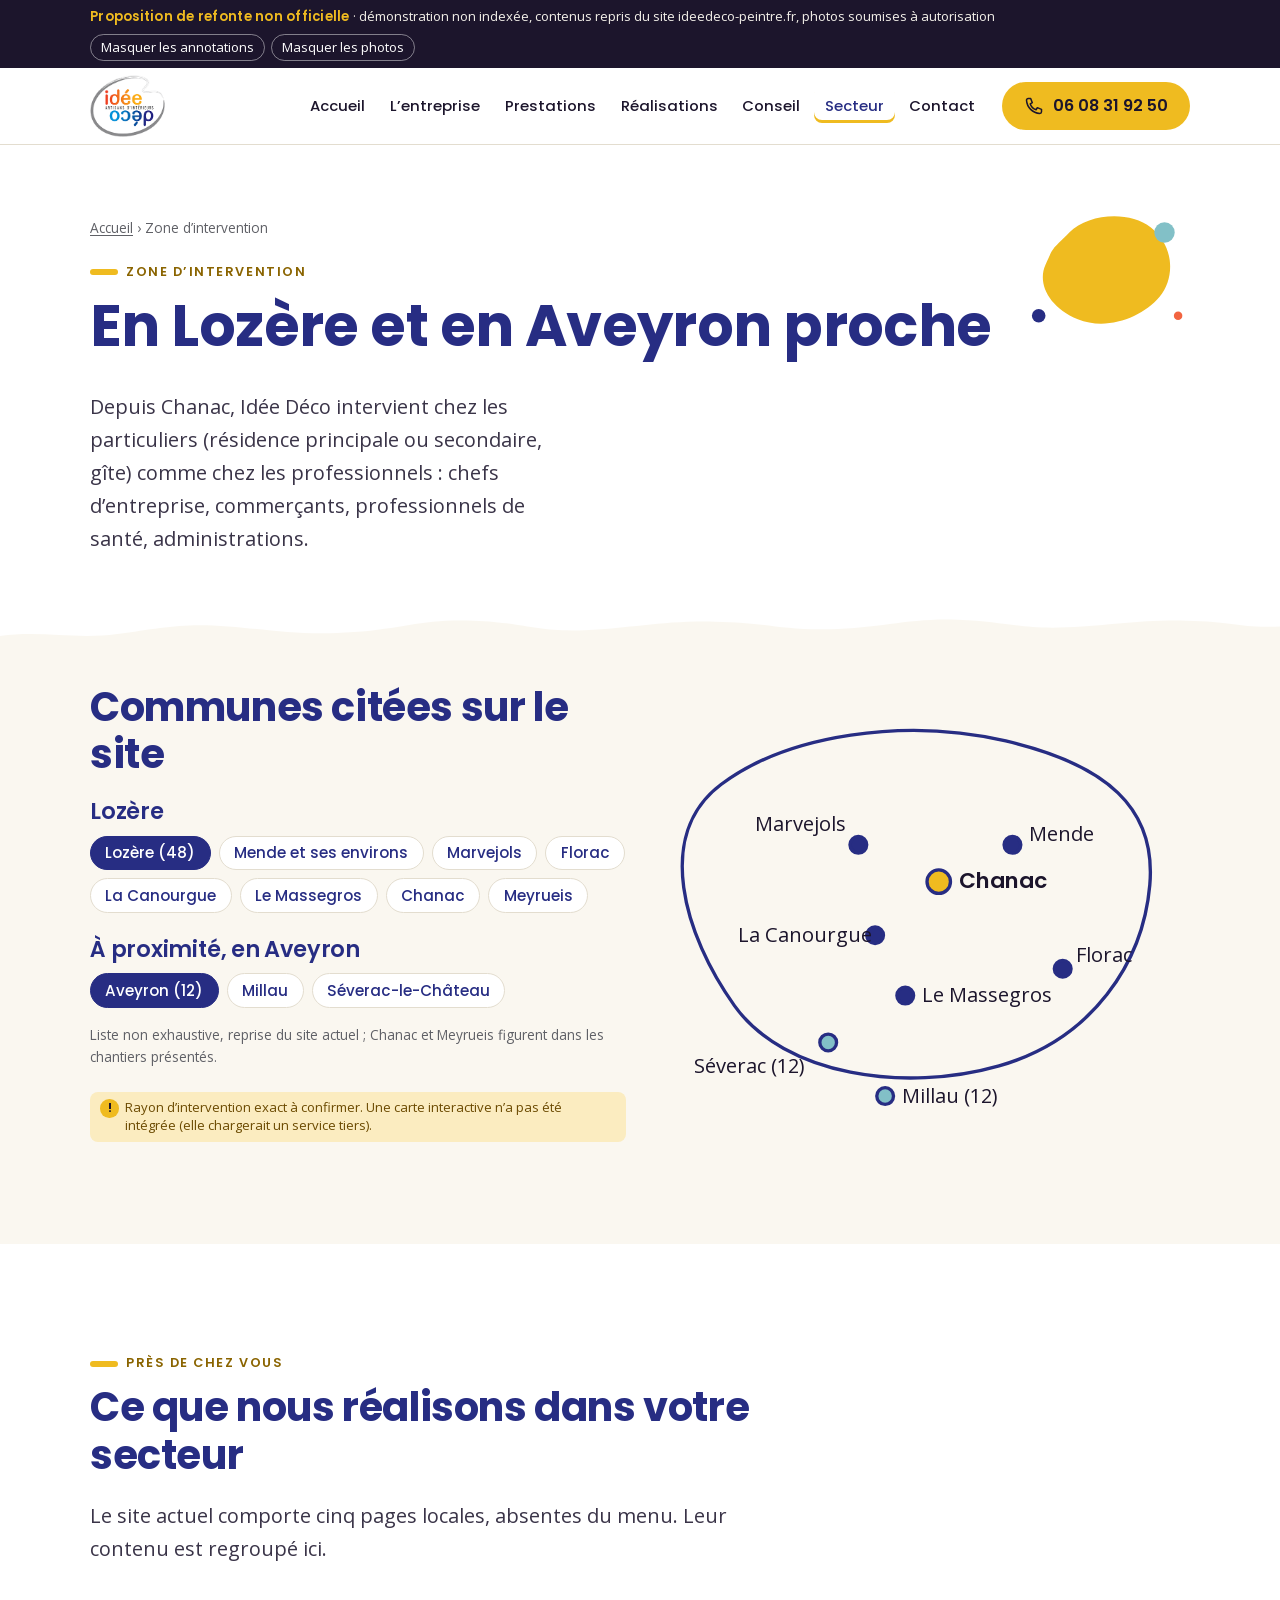
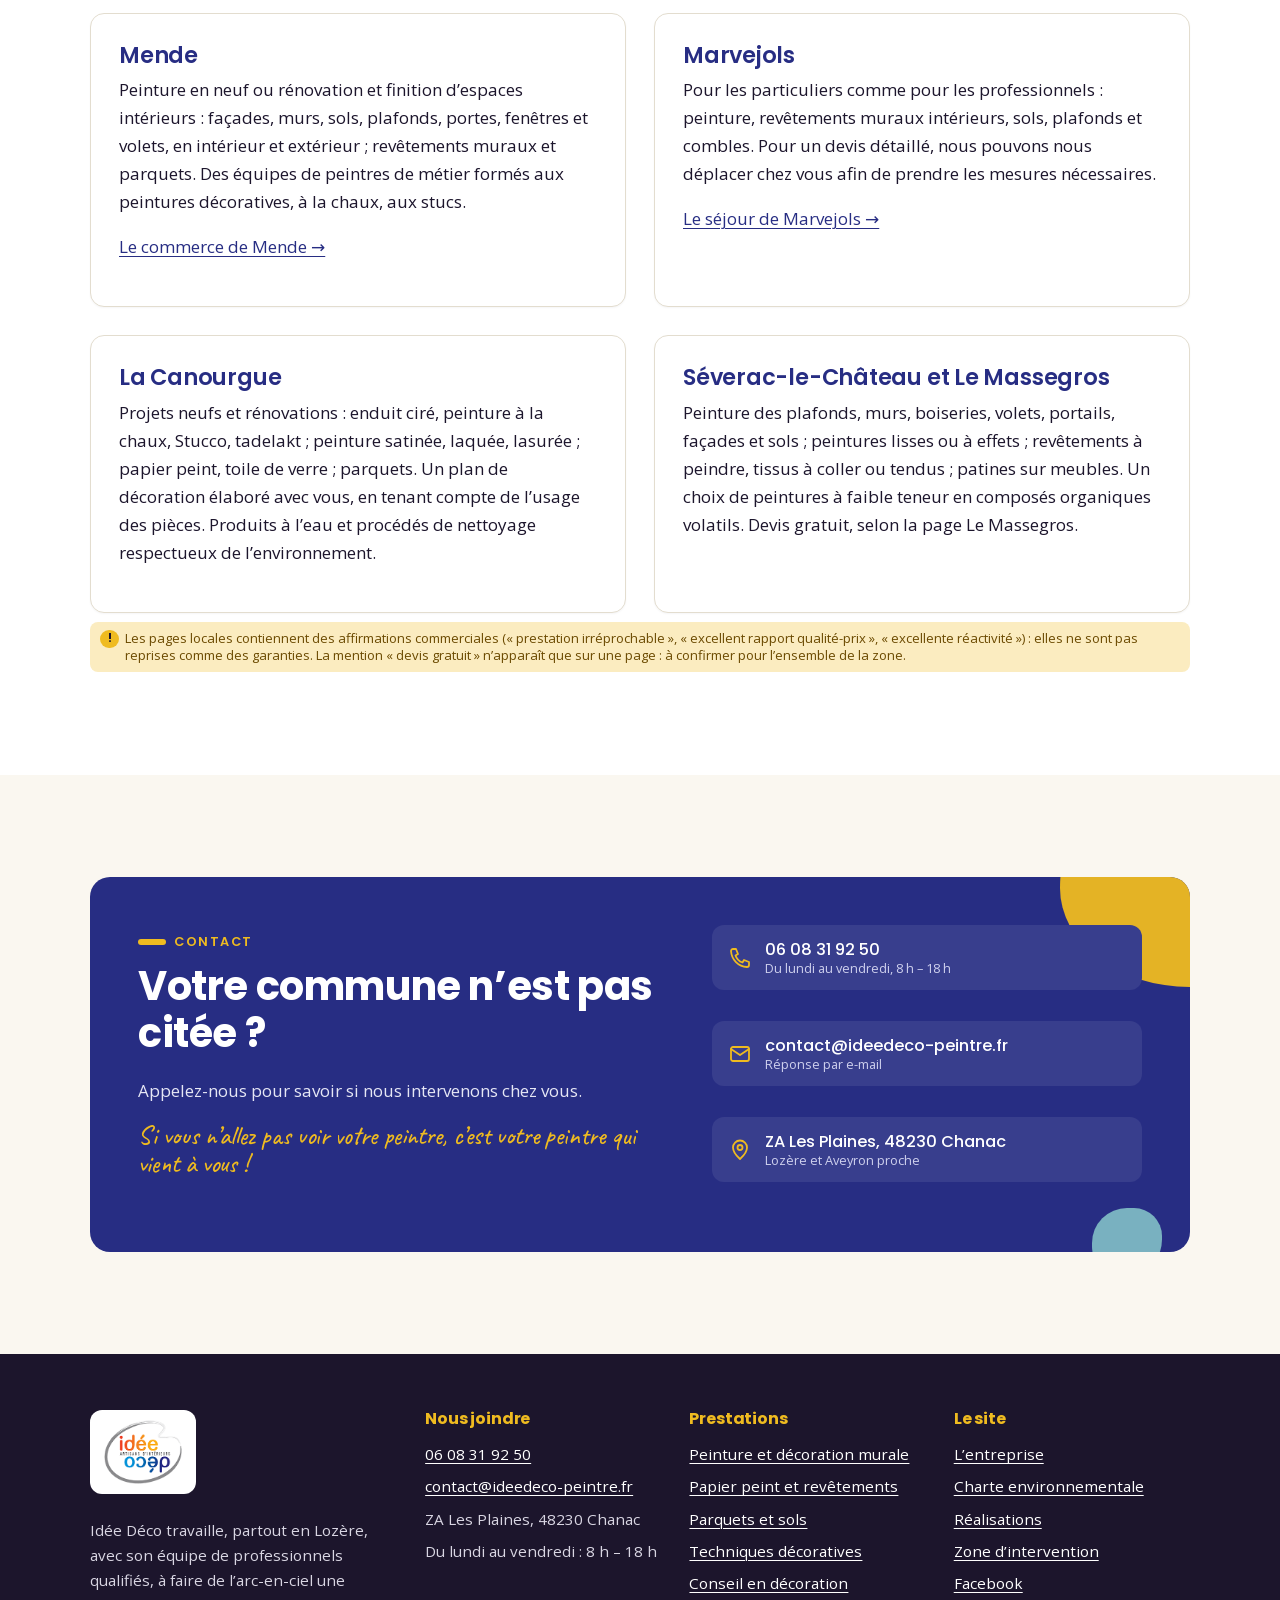
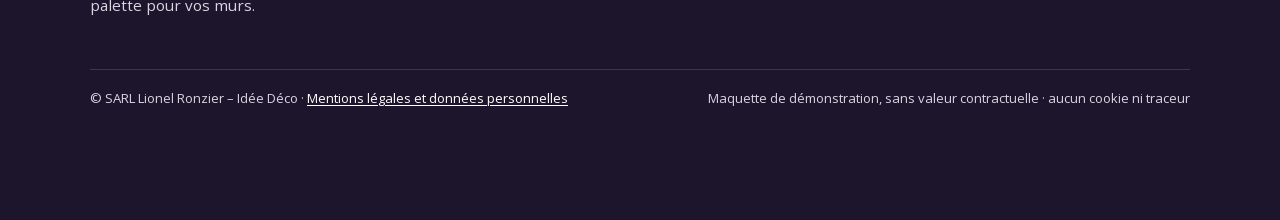
<file: demo/zone.html>
<!doctype html>
<html lang="fr">
<head>
<meta charset="utf-8">
<meta name="viewport" content="width=device-width, initial-scale=1">
<meta name="robots" content="noindex, nofollow, noarchive, noimageindex">
<title>Zone d’intervention : Lozère et Aveyron proche – Idée Déco (démo non officielle)</title>
<meta name="description" content="Idée Déco intervient à Mende, Marvejols, Florac, La Canourgue, Le Massegros, Séverac-le-Château, Millau et leurs environs.">
<meta name="theme-color" content="#272d83">
<link rel="icon" href="img/logo-favicon.png">
<link rel="preload" href="assets/fonts/poppins-700.woff2" as="font" type="font/woff2" crossorigin>
<link rel="stylesheet" href="assets/site.css">
</head>
<body>
<a class="skip" href="#main">Aller au contenu</a>
<div class="demo-bar" role="note"><div class="wrap">
  <span><strong>Proposition de refonte non officielle</strong> · démonstration non indexée, contenus repris du site ideedeco-peintre.fr, photos soumises à autorisation</span>
  <span class="btns" style="gap:.4rem"><button type="button" data-toggle-anno aria-pressed="false">Masquer les annotations</button><button type="button" data-toggle-photos aria-pressed="false">Masquer les photos</button></span>
</div></div>
<header class="site-head">
  <div class="wrap">
    <a class="brand" href="index.html"><img src="img/logo-menu.png" alt="Idée Déco – Artisans d’intérieurs, accueil" width="212" height="175"></a>
    <button class="burger" type="button" aria-expanded="false" aria-controls="nav" aria-label="Ouvrir le menu">
      <svg width="26" height="26" viewBox="0 0 24 24" fill="none" stroke="currentColor" stroke-width="2.2" stroke-linecap="round" aria-hidden="true"><path d="M4 7h16M4 12h16M4 17h10"/></svg></button>
    <nav class="nav" id="nav" aria-label="Navigation principale"><ul><li><a href="index.html">Accueil</a></li><li><a href="entreprise.html">L’entreprise</a></li><li><a href="prestations.html">Prestations</a></li><li><a href="realisations.html">Réalisations</a></li><li><a href="conseil.html">Conseil</a></li><li><a href="zone.html" aria-current="page">Secteur</a></li><li><a href="contact.html">Contact</a></li></ul></nav>
    <div class="head-cta"><a class="btn btn-gold" href="tel:+33608319250"><svg width="20" height="20" viewBox="0 0 24 24" fill="none" stroke="currentColor" stroke-width="1.8" stroke-linecap="round" stroke-linejoin="round" aria-hidden="true" focusable="false"><path d="M5 3h3l2 5-2.5 1.5a11 11 0 0 0 7 7L16 14l5 2v3a2 2 0 0 1-2 2A17 17 0 0 1 3 5a2 2 0 0 1 2-2z"/></svg>06 08 31 92 50</a></div>
  </div>
</header>
<main id="main">
<section class="page-head brush-bottom"><div class="wrap">
  <p class="crumbs"><a href="index.html">Accueil</a> › <span aria-current="page">Zone d’intervention</span></p>
  <svg class="splash" viewBox="0 0 200 160" aria-hidden="true"><path fill="#efbb20" d="M58 30c22-22 70-26 96-6s30 58 10 82-62 40-96 26-48-42-38-64 6-16 28-38z"/><circle fill="#82c0c7" cx="170" cy="30" r="12"/><circle fill="#272d83" cx="22" cy="128" r="8"/><circle fill="#f26440" cx="186" cy="128" r="5"/></svg>
  <p class="eyebrow">Zone d’intervention</p>
  <h1>En Lozère et en Aveyron proche</h1>
  <p class="lead">Depuis Chanac, Idée Déco intervient chez les particuliers (résidence principale ou secondaire, gîte) comme chez les professionnels : chefs d’entreprise, commerçants, professionnels de santé, administrations.</p>
</div></section>
<section class="section" style="padding-top:32px"><div class="wrap">
  <div class="grid g2" style="align-items:start">
    <div class="reveal">
      <h2>Communes citées sur le site</h2>
      <h3>Lozère</h3><ul class="places"><li class="dept">Lozère (48)</li><li>Mende et ses environs</li><li>Marvejols</li><li>Florac</li><li>La Canourgue</li><li>Le Massegros</li><li>Chanac</li><li>Meyrueis</li></ul>
      <h3 style="margin-top:1.4rem">À proximité, en Aveyron</h3><ul class="places"><li class="dept">Aveyron (12)</li><li>Millau</li><li>Séverac-le-Château</li></ul>
      <p class="note" style="margin-top:1rem">Liste non exhaustive, reprise du site actuel ; Chanac et Meyrueis figurent dans les chantiers présentés.</p>
      <p class="anno flag">Rayon d’intervention exact à confirmer. Une carte interactive n’a pas été intégrée (elle chargerait un service tiers).</p>
    </div>
    <svg class="draw reveal" viewBox="0 0 320 260" fill="none" stroke="#272d83" stroke-width="2" stroke-linecap="round" stroke-linejoin="round" role="img" aria-labelledby="mapt">
      <title id="mapt">Schéma simplifié, sans échelle, des principales communes citées autour de Chanac</title>
      <path d="M40 60c40-30 110-40 170-26s90 40 86 86-34 92-90 108-128 6-158-36-48-102-8-132z" stroke-dasharray="4 6"/>
      <circle cx="170" cy="118" r="7" fill="#efbb20"/><text x="182" y="122" fill="#1c152c" stroke="none" font-family="Poppins" font-size="13" font-weight="600">Chanac</text>
      <circle cx="214" cy="96" r="5" fill="#272d83"/><text x="224" y="94" fill="#1c152c" stroke="none" font-family="Open Sans" font-size="12">Mende</text>
      <circle cx="122" cy="96" r="5" fill="#272d83"/><text x="60" y="88" fill="#1c152c" stroke="none" font-family="Open Sans" font-size="12">Marvejols</text>
      <circle cx="132" cy="150" r="5" fill="#272d83"/><text x="50" y="154" fill="#1c152c" stroke="none" font-family="Open Sans" font-size="12">La Canourgue</text>
      <circle cx="150" cy="186" r="5" fill="#272d83"/><text x="160" y="190" fill="#1c152c" stroke="none" font-family="Open Sans" font-size="12">Le Massegros</text>
      <circle cx="244" cy="170" r="5" fill="#272d83"/><text x="252" y="166" fill="#1c152c" stroke="none" font-family="Open Sans" font-size="12">Florac</text>
      <circle cx="104" cy="214" r="5" fill="#82c0c7"/><text x="24" y="232" fill="#1c152c" stroke="none" font-family="Open Sans" font-size="12">Séverac (12)</text>
      <circle cx="138" cy="246" r="5" fill="#82c0c7"/><text x="148" y="250" fill="#1c152c" stroke="none" font-family="Open Sans" font-size="12">Millau (12)</text>
    </svg>
  </div>
</div></section>
<section class="section alt" aria-labelledby="local"><div class="wrap">
  <div class="section-head reveal"><p class="eyebrow">Près de chez vous</p><h2 id="local">Ce que nous réalisons dans votre secteur</h2>
  <p class="lead">Le site actuel comporte cinq pages locales, absentes du menu. Leur contenu est regroupé ici.</p></div>
  <div class="grid g2">
    <div class="card reveal"><h3>Mende</h3><p>Peinture en neuf ou rénovation et finition d’espaces intérieurs : façades, murs, sols, plafonds, portes, fenêtres et volets, en intérieur et extérieur ; revêtements muraux et parquets. Des équipes de peintres de métier formés aux peintures décoratives, à la chaux, aux stucs.</p><p><a href="realisations.html#commerce-mende">Le commerce de Mende →</a></p></div>
    <div class="card reveal"><h3>Marvejols</h3><p>Pour les particuliers comme pour les professionnels : peinture, revêtements muraux intérieurs, sols, plafonds et combles. Pour un devis détaillé, nous pouvons nous déplacer chez vous afin de prendre les mesures nécessaires.</p><p><a href="realisations.html#sejour-marvejols">Le séjour de Marvejols →</a></p></div>
    <div class="card reveal"><h3>La Canourgue</h3><p>Projets neufs et rénovations : enduit ciré, peinture à la chaux, Stucco, tadelakt ; peinture satinée, laquée, lasurée ; papier peint, toile de verre ; parquets. Un plan de décoration élaboré avec vous, en tenant compte de l’usage des pièces. Produits à l’eau et procédés de nettoyage respectueux de l’environnement.</p></div>
    <div class="card reveal"><h3>Séverac-le-Château et Le Massegros</h3><p>Peinture des plafonds, murs, boiseries, volets, portails, façades et sols ; peintures lisses ou à effets ; revêtements à peindre, tissus à coller ou tendus ; patines sur meubles. Un choix de peintures à faible teneur en composés organiques volatils. Devis gratuit, selon la page Le Massegros.</p></div>
  </div>
  <p class="anno flag">Les pages locales contiennent des affirmations commerciales (« prestation irréprochable », « excellent rapport qualité-prix », « excellente réactivité ») : elles ne sont pas reprises comme des garanties. La mention « devis gratuit » n’apparaît que sur une page : à confirmer pour l’ensemble de la zone.</p>
</div></section>
<section class="section" aria-labelledby="cb-title"><div class="wrap">
  <div class="contact-band reveal">
    <div>
      <p class="eyebrow">Contact</p>
      <h2 id="cb-title">Votre commune n’est pas citée ?</h2>
      <p>Appelez-nous pour savoir si nous intervenons chez vous.</p>
      <p class="hand" style="color:var(--gold)">Si vous n’allez pas voir votre peintre, c’est votre peintre qui vient à vous !</p>
    </div>
    <ul class="coord">
      <li><a href="tel:+33608319250"><svg width="24" height="24" viewBox="0 0 24 24" fill="none" stroke="currentColor" stroke-width="1.8" stroke-linecap="round" stroke-linejoin="round" aria-hidden="true" focusable="false"><path d="M5 3h3l2 5-2.5 1.5a11 11 0 0 0 7 7L16 14l5 2v3a2 2 0 0 1-2 2A17 17 0 0 1 3 5a2 2 0 0 1 2-2z"/></svg><span>06 08 31 92 50<small>Du lundi au vendredi, 8 h – 18 h</small></span></a></li>
      <li><a href="mailto:contact@ideedeco-peintre.fr"><svg width="24" height="24" viewBox="0 0 24 24" fill="none" stroke="currentColor" stroke-width="1.8" stroke-linecap="round" stroke-linejoin="round" aria-hidden="true" focusable="false"><rect x="3" y="5" width="18" height="14" rx="2"/><path d="M3 7l9 6 9-6"/></svg><span>contact@ideedeco-peintre.fr<small>Réponse par e-mail</small></span></a></li>
      <li><div><svg width="24" height="24" viewBox="0 0 24 24" fill="none" stroke="currentColor" stroke-width="1.8" stroke-linecap="round" stroke-linejoin="round" aria-hidden="true" focusable="false"><path d="M12 21s-7-6.2-7-11.5A7 7 0 0 1 19 9.5C19 14.8 12 21 12 21z"/><circle cx="12" cy="9.5" r="2.5"/></svg><span>ZA Les Plaines, 48230 Chanac<small>Lozère et Aveyron proche</small></span></div></li>
    </ul>
  </div>
</div></section>

</main>
<footer class="site-foot">
  <div class="wrap">
    <div class="foot-grid">
      <div>
        <a class="foot-logo" href="index.html"><img src="img/logo-menu.png" alt="Idée Déco" width="212" height="175" loading="lazy"></a>
        <p>Idée Déco travaille, partout en Lozère, avec son équipe de professionnels qualifiés, à faire de l’arc-en-ciel une palette pour vos murs.</p>
      </div>
      <div>
        <h2>Nous joindre</h2>
        <ul>
          <li><a href="tel:+33608319250">06 08 31 92 50</a></li>
          <li><a href="mailto:contact@ideedeco-peintre.fr">contact@ideedeco-peintre.fr</a></li>
          <li>ZA Les Plaines, 48230 Chanac</li>
          <li>Du lundi au vendredi : 8 h – 18 h</li>
        </ul>
      </div>
      <div>
        <h2>Prestations</h2>
        <ul>
          <li><a href="prestations.html#peinture">Peinture et décoration murale</a></li>
          <li><a href="prestations.html#papier-peint">Papier peint et revêtements</a></li>
          <li><a href="prestations.html#sols">Parquets et sols</a></li>
          <li><a href="prestations.html#techniques">Techniques décoratives</a></li>
          <li><a href="conseil.html">Conseil en décoration</a></li>
        </ul>
      </div>
      <div>
        <h2>Le site</h2>
        <ul>
          <li><a href="entreprise.html">L’entreprise</a></li>
          <li><a href="entreprise.html#environnement">Charte environnementale</a></li>
          <li><a href="realisations.html">Réalisations</a></li>
          <li><a href="zone.html">Zone d’intervention</a></li>
          <li><a href="https://www.facebook.com/IDEE-DECO-1441258242870933/" rel="noopener noreferrer" target="_blank">Facebook<span class="sr-only"> (nouvelle fenêtre)</span></a></li>
        </ul>
      </div>
    </div>
    <div class="foot-legal">
      <span>© SARL Lionel Ronzier – Idée Déco · <a href="mentions.html">Mentions légales et données personnelles</a></span>
      <span>Maquette de démonstration, sans valeur contractuelle · aucun cookie ni traceur</span>
    </div>
  </div>
</footer>
<div class="mbar">
  <a class="btn btn-gold" href="tel:+33608319250"><svg width="20" height="20" viewBox="0 0 24 24" fill="none" stroke="currentColor" stroke-width="1.8" stroke-linecap="round" stroke-linejoin="round" aria-hidden="true" focusable="false"><path d="M5 3h3l2 5-2.5 1.5a11 11 0 0 0 7 7L16 14l5 2v3a2 2 0 0 1-2 2A17 17 0 0 1 3 5a2 2 0 0 1 2-2z"/></svg>Appeler</a>
  <a class="btn btn-navy" href="mailto:contact@ideedeco-peintre.fr"><svg width="20" height="20" viewBox="0 0 24 24" fill="none" stroke="currentColor" stroke-width="1.8" stroke-linecap="round" stroke-linejoin="round" aria-hidden="true" focusable="false"><rect x="3" y="5" width="18" height="14" rx="2"/><path d="M3 7l9 6 9-6"/></svg>Écrire</a>
</div>
<script src="assets/site.js"></script>
</body>
</html>
</file>
<file: demo/assets/site.css>
/* Idée Déco — démonstration de refonte non officielle
   Charte : couleurs et typographies reprises du site actuel (Poppins / Open Sans),
   contrastes recalculés (le jaune #efbb20 n'est jamais utilisé pour du texte sur fond clair). */
@font-face{font-family:Poppins;font-weight:500;font-display:swap;src:url(fonts/poppins-500.woff2) format("woff2")}
@font-face{font-family:Poppins;font-weight:600;font-display:swap;src:url(fonts/poppins-600.woff2) format("woff2")}
@font-face{font-family:Poppins;font-weight:700;font-display:swap;src:url(fonts/poppins-700.woff2) format("woff2")}
@font-face{font-family:"Open Sans";font-weight:300 800;font-display:swap;src:url(fonts/opensans.woff2) format("woff2")}
@font-face{font-family:Caveat;font-weight:500;font-display:swap;src:url(fonts/caveat-500.woff2) format("woff2")}

:root{
  --navy:#272d83; --navy-d:#1d2266; --gold:#efbb20; --gold-d:#8a6400; --gold-l:#fbecc0;
  --grey:#87888c; --grey-d:#5f6066; --ink:#1c152c; --orange:#f26440; --orange-d:#c8452a; --teal:#82c0c7; --teal-l:#dcefF1;
  --paper:#faf7f0; --paper-2:#f2ede2; --white:#fff; --line:#e3ddcf;
  --h:"Poppins",system-ui,sans-serif; --b:"Open Sans",system-ui,sans-serif; --hand:"Caveat","Segoe Print",cursive;
  --r:14px; --wrap:1180px; --gut:clamp(16px,4vw,40px);
  --shadow:0 1px 2px rgba(28,21,44,.06),0 8px 28px rgba(28,21,44,.08);
}
*,*::before,*::after{box-sizing:border-box}
html{-webkit-text-size-adjust:100%;scroll-behavior:smooth;scroll-padding-top:96px}
body{margin:0;background:var(--paper);color:var(--ink);font:400 1.0625rem/1.65 var(--b);overflow-x:hidden}
img{max-width:100%;height:auto;display:block}
a{color:var(--navy);text-underline-offset:.18em;text-decoration-thickness:1px}
a:hover{text-decoration-thickness:2px}
:focus-visible{outline:3px solid var(--orange-d);outline-offset:3px;border-radius:4px}
h1,h2,h3,h4{font-family:var(--h);color:var(--navy);line-height:1.18;margin:0 0 .5em;letter-spacing:-.01em}
h1{font-size:clamp(2rem,5.2vw,3.6rem);font-weight:700}
h2{font-size:clamp(1.6rem,3.4vw,2.5rem);font-weight:700}
h3{font-size:clamp(1.15rem,1.8vw,1.4rem);font-weight:600}
h4{font-size:1rem;font-weight:600}
p{margin:0 0 1em}
ul{padding-left:1.2em}
.wrap{max-width:var(--wrap);margin:0 auto;padding:0 var(--gut)}
.sr-only{position:absolute;width:1px;height:1px;overflow:hidden;clip:rect(0 0 0 0);white-space:nowrap}
.skip{position:absolute;left:8px;top:-60px;background:var(--navy);color:#fff;padding:10px 14px;border-radius:8px;z-index:100}
.skip:focus{top:8px}

/* Bandeau démonstration */
.demo-bar{background:var(--ink);color:#f4f1ea;font-size:.82rem;line-height:1.4}
.demo-bar .wrap{display:flex;gap:.5rem 1rem;align-items:center;justify-content:space-between;flex-wrap:wrap;padding-top:7px;padding-bottom:7px}
.demo-bar strong{color:var(--gold);font-family:var(--h);font-weight:600;letter-spacing:.02em}
.demo-bar button{font:inherit;color:#fff;background:transparent;border:1px solid rgba(255,255,255,.45);border-radius:999px;padding:3px 10px;cursor:pointer}
.demo-bar button:hover{background:rgba(255,255,255,.1)}

/* En-tête */
.site-head{position:sticky;top:0;z-index:50;background:rgba(255,255,255,.96);backdrop-filter:saturate(1.2) blur(6px);border-bottom:1px solid var(--line)}
.site-head .wrap{display:flex;align-items:center;gap:1rem;min-height:76px}
.brand{display:flex;align-items:center;flex:none}
.brand img{height:62px;width:auto}
.nav{margin-left:auto}
.nav ul{list-style:none;margin:0;padding:0;display:flex;gap:.15rem;align-items:center}
.nav a{display:block;padding:.55rem .7rem;border-radius:8px;text-decoration:none;color:var(--ink);font:500 .93rem/1.2 var(--h)}
.nav a:hover{background:var(--paper-2)}
.nav a[aria-current="page"]{color:var(--navy);box-shadow:inset 0 -3px 0 var(--gold)}
.head-cta{flex:none}
.burger{display:none;margin-left:auto;background:none;border:1px solid var(--line);border-radius:10px;padding:10px;cursor:pointer;color:var(--navy)}
.burger svg{display:block}
@media (max-width:1080px){
  .burger{display:block}
  .head-cta{display:none}
  .nav{position:absolute;left:0;right:0;top:100%;background:#fff;border-bottom:1px solid var(--line);box-shadow:var(--shadow);display:none}
  .nav.open{display:block}
  .nav ul{flex-direction:column;align-items:stretch;padding:.5rem var(--gut) 1rem}
  .nav a{padding:.85rem .5rem;font-size:1.05rem;border-bottom:1px solid var(--paper-2)}
  .brand img{height:54px}
}

/* Boutons */
.btn{display:inline-flex;align-items:center;gap:.55rem;min-height:48px;padding:.7rem 1.25rem;border-radius:999px;font:600 1rem/1.1 var(--h);text-decoration:none;border:2px solid transparent;cursor:pointer;transition:transform .15s,background .15s}
.btn svg{flex:none}
.btn-gold{background:var(--gold);color:var(--ink)}
.btn-gold:hover{background:#f6c93e}
.btn-navy{background:var(--navy);color:#fff}
.btn-navy:hover{background:var(--navy-d)}
.btn-line{border-color:currentColor;color:var(--navy);background:transparent}
.btn-line:hover{background:rgba(39,45,131,.06)}
.btn-light{border-color:rgba(255,255,255,.7);color:#fff}
.btn-light:hover{background:rgba(255,255,255,.12)}
.btns{display:flex;flex-wrap:wrap;gap:.75rem}

/* Étiquettes / petits titres */
.eyebrow{display:inline-flex;align-items:center;gap:.5rem;font:600 .8rem/1 var(--h);letter-spacing:.12em;text-transform:uppercase;color:var(--gold-d);margin:0 0 .9rem}
.eyebrow::before{content:"";width:28px;height:6px;border-radius:6px;background:var(--gold)}
.lead{font-size:clamp(1.08rem,1.6vw,1.25rem);color:#3a3448;max-width:62ch}
.hand{font-family:var(--hand);font-weight:500;color:var(--orange-d);font-size:1.6rem;line-height:1.1}
.muted{color:var(--grey-d)}
.note{font-size:.85rem;color:var(--grey-d)}
.tag{display:inline-block;font:600 .75rem/1 var(--h);padding:.42rem .62rem;border-radius:999px;background:var(--paper-2);color:var(--navy);margin:0 .3rem .35rem 0}
.tag.place{background:var(--navy);color:#fff}
.flag{display:inline-flex;gap:.4rem;align-items:flex-start;font-size:.82rem;line-height:1.35;color:#6b4a00;background:var(--gold-l);border-radius:8px;padding:.45rem .65rem}
.flag::before{content:"!";flex:none;display:grid;place-items:center;width:1.15rem;height:1.15rem;border-radius:50%;background:var(--gold);color:var(--ink);font:700 .72rem/1 var(--h)}

/* Sections */
.section{padding:clamp(56px,8vw,104px) 0;position:relative}
.section.alt{background:#fff}
.section.navy{background:var(--navy);color:#fff}
.section.navy h2,.section.navy h3{color:#fff}
.section.navy .eyebrow{color:var(--gold)}
.section-head{max-width:760px;margin-bottom:clamp(28px,4vw,48px)}
.grid{display:grid;gap:clamp(16px,2.4vw,28px)}
.g2{grid-template-columns:repeat(2,minmax(0,1fr))}
.g3{grid-template-columns:repeat(3,minmax(0,1fr))}
.g4{grid-template-columns:repeat(4,minmax(0,1fr))}
@media (max-width:960px){.g3,.g4{grid-template-columns:repeat(2,minmax(0,1fr))}}
@media (max-width:640px){.g2,.g3,.g4{grid-template-columns:1fr}}

/* Bord « coup de pinceau » (dessiné pour la démo, inspiré du bord déchiré du bandeau actuel) */
.brush-bottom{position:relative}
.brush-bottom::after{content:"";position:absolute;left:0;right:0;bottom:-1px;height:clamp(18px,3vw,38px);background:var(--paper);
  -webkit-mask:url("data:image/svg+xml,%3Csvg xmlns='http://www.w3.org/2000/svg' viewBox='0 0 1200 40' preserveAspectRatio='none'%3E%3Cpath d='M0 40V22c40-6 70 4 110-2s60-12 104-8 70 10 118 6 64-14 112-12 58 12 104 10 70-10 122-9 60 9 108 8 74-12 120-10 58 10 102 8 66-8 112-7 50 8 88 6V40z'/%3E%3C/svg%3E") center/100% 100% no-repeat;
          mask:url("data:image/svg+xml,%3Csvg xmlns='http://www.w3.org/2000/svg' viewBox='0 0 1200 40' preserveAspectRatio='none'%3E%3Cpath d='M0 40V22c40-6 70 4 110-2s60-12 104-8 70 10 118 6 64-14 112-12 58 12 104 10 70-10 122-9 60 9 108 8 74-12 120-10 58 10 102 8 66-8 112-7 50 8 88 6V40z'/%3E%3C/svg%3E") center/100% 100% no-repeat}
.brush-bottom.to-white::after{background:#fff}
.stroke-u{background:linear-gradient(transparent 62%,var(--gold-l) 62%,var(--gold-l) 92%,transparent 92%);padding:0 .08em}

/* Héros (page d'accueil) */
.hero{background:#fff;overflow:hidden}
.hero .wrap{display:grid;grid-template-columns:1.05fr .95fr;gap:clamp(24px,4vw,56px);align-items:center;padding-top:clamp(36px,6vw,72px);padding-bottom:clamp(56px,7vw,96px)}
.hero h1 .sub{display:block;color:var(--ink);font-weight:500;font-size:.4em;letter-spacing:0;margin-top:.45em;line-height:1.3}
.hero-art{position:relative;aspect-ratio:4/3.3}
.hero-art .ph{position:absolute;border-radius:var(--r);overflow:hidden;box-shadow:var(--shadow);background:var(--paper-2)}
.hero-art .ph img{width:100%;height:100%;object-fit:cover}
.hero-art .ph.a{left:0;top:0;width:72%;height:72%}
.hero-art .ph.b{right:0;bottom:0;width:48%;height:52%;border:6px solid #fff}
.hero-art svg.lines{position:absolute;right:-2%;top:-4%;width:46%;color:var(--navy);opacity:.9}
.hero-art .hand{position:absolute;left:2%;bottom:2%;transform:rotate(-4deg)}
@media (max-width:860px){.hero .wrap{grid-template-columns:1fr}.hero-art{max-width:560px}}

/* Entrées par besoin */
.needs{display:grid;grid-template-columns:repeat(4,minmax(0,1fr));gap:14px;margin-top:1.6rem}
@media (max-width:1000px){.needs{grid-template-columns:repeat(2,minmax(0,1fr))}}
@media (max-width:420px){.needs{grid-template-columns:1fr}}
.need{position:relative;display:flex;flex-direction:column;gap:.35rem;padding:1.1rem 1.1rem 1rem;border-radius:var(--r);background:var(--paper);text-decoration:none;color:var(--ink);border:1px solid var(--line);overflow:hidden;isolation:isolate;transition:transform .2s,box-shadow .2s}
.need::before{content:"";position:absolute;inset:auto -10% -40% auto;width:70%;aspect-ratio:1;border-radius:46% 54% 60% 40%;background:var(--c,var(--gold));opacity:.22;z-index:-1;transition:transform .35s}
.need:hover{transform:translateY(-3px);box-shadow:var(--shadow)}
.need:hover::before{transform:scale(1.25) rotate(12deg)}
.need svg{color:var(--navy);margin-bottom:.3rem}
.need strong{font:600 1.05rem/1.25 var(--h);color:var(--navy)}
.need span{font-size:.9rem;color:var(--grey-d);line-height:1.45}
.need em{margin-top:auto;padding-top:.5rem;font:600 .85rem/1 var(--h);font-style:normal;color:var(--navy)}

/* Cartes */
.card{background:#fff;border-radius:var(--r);border:1px solid var(--line);padding:clamp(18px,2.4vw,28px);box-shadow:0 1px 2px rgba(28,21,44,.04)}
.card h3{margin-bottom:.35em}
.icon-row{display:flex;gap:.9rem;align-items:flex-start}
.icon-row svg{flex:none;color:var(--gold-d)}
.ico{width:46px;height:46px;flex:none;display:grid;place-items:center;border-radius:12px;background:var(--gold-l);color:var(--navy)}

/* Figures photo */
figure{margin:0}
.ph-fig{position:relative;border-radius:12px;overflow:hidden;background:var(--paper-2)}
.ph-fig img{width:100%;height:100%;object-fit:cover}
.ph-fig figcaption{font-size:.8rem;color:var(--grey-d);padding:.45rem .1rem 0;background:var(--paper)}
.zoom{all:unset;cursor:zoom-in;display:block;position:relative;width:100%;height:100%;border-radius:12px;overflow:hidden}
.zoom:focus-visible{outline:3px solid var(--orange-d);outline-offset:2px}
.zoom img{display:block;width:100%;height:100%;object-fit:cover;transition:transform .5s}
.zoom:hover img{transform:scale(1.04)}
html.no-photos .ph-fig img,html.no-photos .zoom img,html.no-photos .hero-art img{visibility:hidden}
html.no-photos .ph-fig,html.no-photos .zoom,html.no-photos .hero-art .ph{background:repeating-linear-gradient(135deg,var(--paper-2) 0 12px,#e9e2d3 12px 24px)}
html.no-photos .zoom::after,html.no-photos .ph-fig::after,html.no-photos .hero-art .ph::after{content:"Photo masquée — droits à confirmer";position:absolute;inset:0;display:grid;place-items:center;text-align:center;padding:8px;font:600 .78rem/1.3 var(--h);color:var(--grey-d)}

/* Chantiers */
.chantier{display:grid;grid-template-columns:minmax(0,1fr) minmax(0,1.25fr);gap:clamp(20px,3.5vw,48px);align-items:start;padding:clamp(28px,4vw,48px) 0;border-top:1px solid var(--line)}
.chantier:nth-of-type(even) .ch-photos{order:-1}
.chantier h3{font-size:clamp(1.25rem,2.2vw,1.65rem)}
.ch-photos{display:grid;grid-template-columns:repeat(6,1fr);gap:8px}
.ch-photos > *{aspect-ratio:4/3}
.ch-photos > :first-child{grid-column:span 6;aspect-ratio:16/10}
.ch-photos > :nth-child(n+2){grid-column:span 2}
.ch-photos.n2 > :nth-child(n+2),.ch-photos.n3 > :nth-child(n+2){grid-column:span 3}
.ch-photos.n1 > :first-child{aspect-ratio:4/3}
/* dernière vignette seule sur sa ligne : pleine largeur ; deux dernières : moitié chacune */
.ch-photos > :nth-child(n+2):last-child:nth-child(3n+2){grid-column:span 6;aspect-ratio:16/9}
.ch-photos > :nth-child(n+2):nth-last-child(2):nth-child(3n+2),.ch-photos > :nth-child(n+2):last-child:nth-child(3n+3){grid-column:span 3}
.ch-src{font-size:.82rem;color:var(--grey-d);margin-top:.8rem}
.chantier[hidden]{display:none}
@media (max-width:860px){.chantier{grid-template-columns:1fr}.chantier:nth-of-type(even) .ch-photos{order:0}}
.filters{display:flex;flex-wrap:wrap;gap:.5rem;margin:0 0 1.2rem}
.filters button{font:600 .92rem/1 var(--h);padding:.7rem 1rem;min-height:44px;border-radius:999px;border:1.5px solid var(--navy);background:#fff;color:var(--navy);cursor:pointer}
.filters button[aria-pressed="true"]{background:var(--navy);color:#fff}
.count{font-size:.9rem;color:var(--grey-d);margin:0 0 .5rem}

/* Bande réalisations (accueil) */
.reel{display:grid;grid-template-columns:repeat(12,1fr);gap:12px}
.reel a{position:relative;border-radius:var(--r);overflow:hidden;text-decoration:none;color:#fff;background:var(--paper-2);min-height:220px;display:block}
.reel a img{position:absolute;inset:0;width:100%;height:100%;object-fit:cover;transition:transform .6s}
.reel a:hover img{transform:scale(1.04)}
.reel a .cap{position:absolute;left:0;right:0;bottom:0;padding:2.2rem 1rem .9rem;background:linear-gradient(transparent,rgba(20,16,40,.82))}
.reel a .cap b{display:block;font:600 1.05rem/1.25 var(--h)}
.reel a .cap small{font-size:.82rem;opacity:.92}
.reel .r1{grid-column:span 7;grid-row:span 2;min-height:460px}
.reel .r2,.reel .r3{grid-column:span 5}
.reel .r4,.reel .r5,.reel .r6{grid-column:span 4}
@media (max-width:860px){.reel{grid-template-columns:1fr 1fr}.reel a{grid-column:span 1 !important;min-height:200px}.reel .r1{grid-column:span 2 !important;min-height:300px}}
@media (max-width:480px){.reel{grid-template-columns:1fr}.reel a,.reel .r1{grid-column:span 1 !important}}

/* Étapes */
.steps{list-style:none;padding:0;margin:0;display:grid;grid-template-columns:repeat(5,minmax(0,1fr));gap:14px;counter-reset:s}
.steps li{counter-increment:s;position:relative;padding:3.2rem 1rem 1rem;background:#fff;border-radius:var(--r);border:1px solid var(--line)}
.steps li::before{content:counter(s);position:absolute;left:1rem;top:.9rem;width:2rem;height:2rem;border-radius:50%;display:grid;place-items:center;background:var(--gold);color:var(--ink);font:700 .95rem/1 var(--h)}
.steps b{display:block;font:600 1rem/1.3 var(--h);color:var(--navy);margin-bottom:.3rem}
.steps span{font-size:.92rem;color:#3a3448}
@media (max-width:1000px){.steps{grid-template-columns:1fr 1fr}}
.steps.steps-3{grid-template-columns:repeat(3,minmax(0,1fr))}
@media (max-width:700px){.steps.steps-3{grid-template-columns:1fr}}
@media (max-width:520px){.steps{grid-template-columns:1fr}}

/* Témoignages */
.quotes{columns:3 300px;column-gap:20px}
.quote{break-inside:avoid;margin:0 0 20px;background:#fff;border-radius:var(--r);padding:1.4rem 1.4rem 1.1rem;border:1px solid var(--line);position:relative}
.quote::before{content:"“";position:absolute;right:16px;top:-6px;font:700 4rem/1 var(--h);color:var(--gold)}
.quote blockquote{margin:0}
.quote p{margin:0 0 .8rem;font-size:.98rem}
.quote cite{font:600 .85rem/1 var(--h);font-style:normal;color:var(--navy);letter-spacing:.06em}

/* Contact */
.contact-band{background:var(--navy);color:#fff;border-radius:calc(var(--r) + 6px);padding:clamp(24px,4vw,48px);display:grid;grid-template-columns:1.1fr .9fr;gap:clamp(20px,4vw,48px);position:relative;overflow:hidden;isolation:isolate}
.contact-band::before{content:"";position:absolute;right:-90px;top:-110px;width:220px;height:220px;border-radius:48% 52% 41% 59%/55% 44% 56% 45%;background:var(--gold);opacity:.95;z-index:-1}
.contact-band::after{content:"";position:absolute;right:28px;bottom:-26px;width:70px;height:70px;border-radius:50% 40% 55% 45%;background:var(--teal);opacity:.9;z-index:-1}
.contact-band h2{color:#fff}
.contact-band .eyebrow{color:var(--gold)}
.contact-band p{color:#e6e7f5}
.coord{list-style:none;margin:0;padding:0;display:grid;gap:.6rem}
.coord a,.coord div{display:flex;gap:.8rem;align-items:center;padding:.85rem 1rem;border-radius:12px;background:#383e8d;color:#fff;position:relative;text-decoration:none;font:500 1.02rem/1.3 var(--h)}
.coord a:hover{background:#4a4f97}
.coord small{display:block;font:400 .8rem/1.3 var(--b);color:#cfd1ee}
.coord svg{flex:none;color:var(--gold)}
@media (max-width:860px){.contact-band{grid-template-columns:1fr}.contact-band::before{width:96px;height:96px;right:-40px;top:-46px}.contact-band::after{display:none}}

/* Préparateur d'e-mail (aucun envoi depuis le site) */
.composer{display:grid;gap:1rem}
.composer fieldset{border:0;padding:0;margin:0}
.composer legend,.composer label{font:600 .95rem/1.3 var(--h);color:var(--navy);margin-bottom:.45rem;display:block}
.chips{display:flex;flex-wrap:wrap;gap:.45rem}
.chips label{margin:0;font:500 .9rem/1 var(--h);color:var(--ink)}
.chips input{position:absolute;opacity:0;width:1px;height:1px}
.chips span{display:inline-block;padding:.65rem .9rem;border-radius:999px;border:1.5px solid var(--line);background:#fff;cursor:pointer}
.chips input:checked + span{background:var(--navy);border-color:var(--navy);color:#fff}
.chips input:focus-visible + span{outline:3px solid var(--orange-d);outline-offset:2px}
.composer input[type=text],.composer textarea{width:100%;font:inherit;padding:.75rem .9rem;border:1.5px solid #cfc7b5;border-radius:10px;background:#fff;color:var(--ink)}
.composer textarea{min-height:140px;resize:vertical}

/* Pied de page */
.site-foot{background:var(--ink);color:#d9d6e3;padding:56px 0 110px;font-size:.95rem}
.site-foot a{color:#fff}
.foot-grid{display:grid;grid-template-columns:1.3fr 1fr 1fr 1fr;gap:28px}
.foot-logo{background:#fff;border-radius:12px;padding:10px 14px;display:inline-block;margin-bottom:1rem}
.foot-logo img{height:64px;width:auto}
.site-foot h2{font-size:1rem;color:var(--gold);margin-bottom:.8rem}
.site-foot ul{list-style:none;padding:0;margin:0;display:grid;gap:.45rem}
.foot-legal{border-top:1px solid rgba(255,255,255,.14);margin-top:36px;padding-top:18px;font-size:.82rem;display:flex;flex-wrap:wrap;gap:.5rem 1.2rem;justify-content:space-between}
@media (max-width:860px){.foot-grid{grid-template-columns:1fr 1fr}}
@media (max-width:520px){.foot-grid{grid-template-columns:1fr}}

/* Barre d'action mobile */
.mbar{display:none}
@media (max-width:760px){
  .mbar{display:grid;grid-template-columns:1fr 1fr;gap:8px;position:fixed;left:0;right:0;bottom:0;z-index:60;padding:8px 12px calc(8px + env(safe-area-inset-bottom));background:rgba(255,255,255,.97);border-top:1px solid var(--line);box-shadow:0 -6px 20px rgba(28,21,44,.08)}
  .mbar .btn{justify-content:center;min-height:50px}
}

/* En-tête des pages intérieures */
.page-head{background:#fff;padding:clamp(36px,6vw,72px) 0 clamp(44px,6vw,80px)}
.page-head .wrap{position:relative}
.crumbs{font-size:.85rem;color:var(--grey-d);margin-bottom:1rem}
.crumbs a{color:var(--grey-d)}
.page-head .splash{position:absolute;right:var(--gut);top:-10px;width:clamp(90px,14vw,170px);pointer-events:none}
@media (max-width:640px){.page-head .splash{opacity:.35;top:-20px}}

/* Prestations */
.svc{display:grid;grid-template-columns:minmax(0,.9fr) minmax(0,1.1fr);gap:clamp(24px,4vw,56px);align-items:start}
.svc + .svc{margin-top:clamp(56px,7vw,88px)}
.svc-aside,.svc-aside.reveal{position:sticky;top:110px}
.svc-aside .ph-fig{aspect-ratio:4/3}
.list-2{columns:2 220px;column-gap:28px;padding-left:1.1em}
.list-2 li{break-inside:avoid;margin-bottom:.35rem}
.defs{display:grid;gap:10px;margin:0}
.defs div{display:grid;grid-template-columns:minmax(120px,.42fr) 1fr;gap:12px;padding:.7rem 0;border-bottom:1px dashed var(--line)}
.defs dt{font:600 .98rem/1.35 var(--h);color:var(--navy)}
.defs dd{margin:0}
@media (max-width:860px){.svc{grid-template-columns:1fr}.svc-aside,.svc-aside.reveal{position:static;top:auto}}
@media (max-width:480px){.defs div{grid-template-columns:1fr;gap:2px}}
.tech{display:grid;grid-template-columns:repeat(3,minmax(0,1fr));gap:16px}
.tech article{background:#fff;border:1px solid var(--line);border-radius:var(--r);overflow:hidden}
.tech article .ph-fig{aspect-ratio:632/325;border-radius:0}
.tech article div.t{padding:1rem 1.1rem 1.1rem}
.tech h3{font-size:1.08rem}
@media (max-width:960px){.tech{grid-template-columns:1fr 1fr}}
@media (max-width:600px){.tech{grid-template-columns:1fr}}

/* Chiffres / qualifications */
.facts{display:grid;grid-template-columns:repeat(3,minmax(0,1fr));gap:14px}
.fact{background:#fff;border-radius:var(--r);padding:1.2rem 1.3rem;border:1px solid var(--line)}
.fact b{display:block;font:700 clamp(1.8rem,3.6vw,2.6rem)/1 var(--h);color:var(--navy);margin-bottom:.35rem}
@media (max-width:700px){.facts{grid-template-columns:1fr}}
.badges{display:flex;flex-wrap:wrap;gap:16px;align-items:center}
.badges img{height:110px;width:auto;border-radius:8px;background:#fff;border:1px solid var(--line)}

/* Zones */
.places{display:flex;flex-wrap:wrap;gap:.5rem;list-style:none;padding:0;margin:0}
.places li{padding:.55rem .9rem;border-radius:999px;background:#fff;border:1px solid var(--line);font:500 .95rem/1 var(--h);color:var(--navy)}
.places li.dept{background:var(--navy);color:#fff;border-color:var(--navy)}

/* Lightbox */
dialog.lb{border:0;padding:0;background:transparent;max-width:min(1100px,94vw);width:100%;color:#fff}
dialog.lb::backdrop{background:rgba(14,11,28,.9)}
.lb-in{position:relative;display:grid;gap:.6rem}
.lb-in img{max-height:78vh;width:auto;max-width:100%;margin:0 auto;border-radius:10px;background:#222}
.lb-cap{text-align:center;font-size:.9rem;color:#e5e3ee}
.lb-btn{position:absolute;top:50%;transform:translateY(-50%);width:48px;height:48px;border-radius:50%;border:0;background:rgba(255,255,255,.92);color:var(--ink);cursor:pointer;display:grid;place-items:center}
.lb-prev{left:6px}.lb-next{right:6px}
.lb-close{position:absolute;right:0;top:-54px;border:0;background:#fff;color:var(--ink);border-radius:999px;padding:.6rem 1rem;font:600 .9rem/1 var(--h);cursor:pointer}

/* Animations : dessin au trait + « aplats » de peinture. Désactivées si prefers-reduced-motion. */
.draw path,.draw line,.draw rect,.draw circle,.draw polyline{stroke-dasharray:var(--len,600);stroke-dashoffset:0}
html.js .draw:not(.in) path,html.js .draw:not(.in) line,html.js .draw:not(.in) rect,html.js .draw:not(.in) circle,html.js .draw:not(.in) polyline{stroke-dashoffset:var(--len,600)}
html.js .draw path,html.js .draw line,html.js .draw rect,html.js .draw circle,html.js .draw polyline{transition:stroke-dashoffset 2.2s cubic-bezier(.6,.1,.2,1)}
.reveal{position:relative}
html.js .reveal:not(.in){opacity:0;transform:translateY(18px)}
html.js .reveal{transition:opacity .7s ease,transform .7s ease}
.aplat{position:relative;display:inline-block}
html.js .aplat::after{content:"";position:absolute;inset:-.06em -.12em;background:var(--gold);transform-origin:right;transform:scaleX(1);transition:transform .7s cubic-bezier(.7,0,.2,1) .15s;border-radius:4px}
html.js .in .aplat::after,html.js .aplat.in::after{transform:scaleX(0)}
@media (prefers-reduced-motion:reduce){
  html{scroll-behavior:auto}
  *,*::before,*::after{transition:none !important;animation:none !important}
  html.js .reveal:not(.in){opacity:1;transform:none}
  html.js .draw:not(.in) path,html.js .draw:not(.in) line,html.js .draw:not(.in) rect,html.js .draw:not(.in) circle,html.js .draw:not(.in) polyline{stroke-dashoffset:0}
  html.js .aplat::after{display:none}
}
@media print{.demo-bar button,.mbar,.burger,.site-head{position:static}.mbar{display:none}}

.anno{margin:.6rem 0 0}
html.no-anno .anno{display:none}
/* titre de page : ne pas passer sous la tache décorative */
.page-head .wrap > :not(.splash){position:relative}
@media (min-width:641px){.page-head h1,.page-head .eyebrow,.page-head .lead{padding-right:calc(clamp(90px,14vw,170px) + 24px)}}
/* logos de qualification : lisibles sur grand écran (taille native 380 px de large) */
@media (min-width:861px){.badges{align-self:center;justify-content:center}.badges img{height:clamp(110px,11vw,160px)}}

.ph-none{aspect-ratio:632/325;display:grid;place-items:center;padding:1rem;text-align:center;background:repeating-linear-gradient(135deg,var(--paper-2) 0 12px,#e9e2d3 12px 24px);font:600 .8rem/1.35 var(--h);color:var(--grey-d)}
</file>
